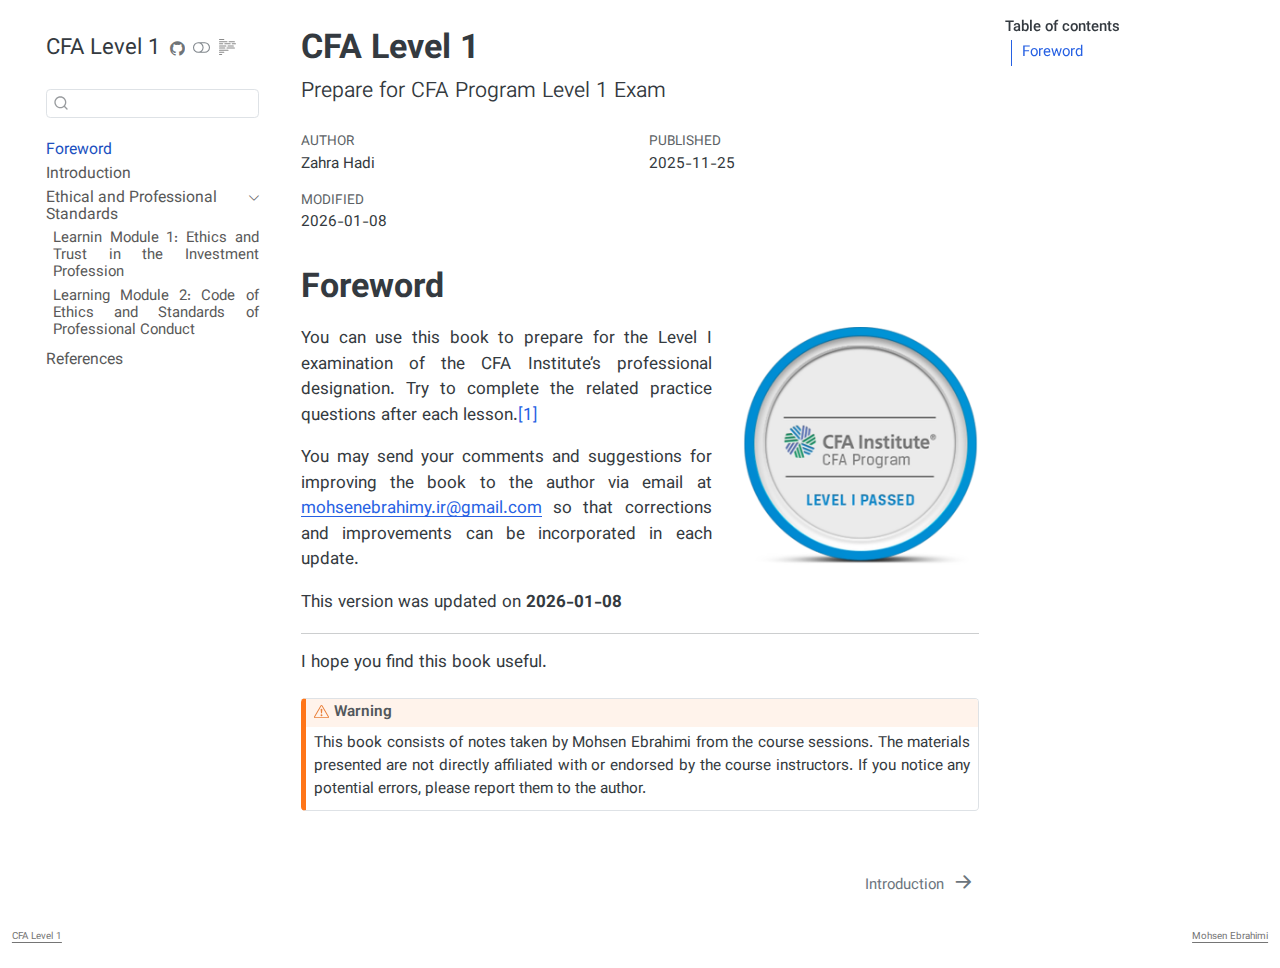
<file: docs/index.html>
<!DOCTYPE html>
<html xmlns="http://www.w3.org/1999/xhtml" lang="en" xml:lang="en" dir="ltr"><head>

<meta charset="utf-8">
<meta name="generator" content="quarto-1.8.26">

<meta name="viewport" content="width=device-width, initial-scale=1.0, user-scalable=yes">

<meta name="author" content="Zahra Hadi">
<meta name="dcterms.date" content="2025-11-25">

<title>CFA Level 1</title>
<style>
code{white-space: pre-wrap;}
span.smallcaps{font-variant: small-caps;}
div.columns{display: flex; gap: min(4vw, 1.5em);}
div.column{flex: auto; overflow-x: auto;}
div.hanging-indent{margin-left: 1.5em; text-indent: -1.5em;}
ul.task-list{list-style: none;}
ul.task-list li input[type="checkbox"] {
  width: 0.8em;
  margin: 0 0.8em 0.2em -1em; /* quarto-specific, see https://github.com/quarto-dev/quarto-cli/issues/4556 */ 
  vertical-align: middle;
}
/* CSS for citations */
div.csl-bib-body { }
div.csl-entry {
  clear: both;
  margin-bottom: 0em;
}
.hanging-indent div.csl-entry {
  margin-left:2em;
  text-indent:-2em;
}
div.csl-left-margin {
  min-width:2em;
  float:left;
}
div.csl-right-inline {
  margin-left:2em;
  padding-left:1em;
}
div.csl-indent {
  margin-left: 2em;
}</style>


<script src="site_libs/quarto-nav/quarto-nav.js"></script>
<script src="site_libs/quarto-nav/headroom.min.js"></script>
<script src="site_libs/clipboard/clipboard.min.js"></script>
<script src="site_libs/quarto-search/autocomplete.umd.js"></script>
<script src="site_libs/quarto-search/fuse.min.js"></script>
<script src="site_libs/quarto-search/quarto-search.js"></script>
<meta name="quarto:offset" content="./">
<link href="./intro.html" rel="next">
<link href=".//img/cover.png" rel="icon" type="image/png">
<script src="site_libs/quarto-html/quarto.js" type="module"></script>
<script src="site_libs/quarto-html/tabsets/tabsets.js" type="module"></script>
<script src="site_libs/quarto-html/axe/axe-check.js" type="module"></script>
<script src="site_libs/quarto-html/popper.min.js"></script>
<script src="site_libs/quarto-html/tippy.umd.min.js"></script>
<script src="site_libs/quarto-html/anchor.min.js"></script>
<link href="site_libs/quarto-html/tippy.css" rel="stylesheet">
<link href="site_libs/quarto-html/quarto-syntax-highlighting-587c61ba64f3a5504c4d52d930310e48.css" rel="stylesheet" class="quarto-color-scheme" id="quarto-text-highlighting-styles">
<link href="site_libs/quarto-html/quarto-syntax-highlighting-dark-b758ccaa5987ceb1b75504551e579abf.css" rel="stylesheet" class="quarto-color-scheme quarto-color-alternate" id="quarto-text-highlighting-styles">
<link href="site_libs/quarto-html/quarto-syntax-highlighting-587c61ba64f3a5504c4d52d930310e48.css" rel="stylesheet" class="quarto-color-scheme-extra" id="quarto-text-highlighting-styles">
<script src="site_libs/bootstrap/bootstrap.min.js"></script>
<link href="site_libs/bootstrap/bootstrap-icons.css" rel="stylesheet">
<link href="site_libs/bootstrap/bootstrap-733fe1eaae865d90baf58daa88b272c8.min.css" rel="stylesheet" append-hash="true" class="quarto-color-scheme" id="quarto-bootstrap" data-mode="light">
<link href="site_libs/bootstrap/bootstrap-dark-e22f6f1774086682b500d69e3c6b1549.min.css" rel="stylesheet" append-hash="true" class="quarto-color-scheme quarto-color-alternate" id="quarto-bootstrap" data-mode="dark">
<link href="site_libs/bootstrap/bootstrap-733fe1eaae865d90baf58daa88b272c8.min.css" rel="stylesheet" append-hash="true" class="quarto-color-scheme-extra" id="quarto-bootstrap" data-mode="light">
<script id="quarto-search-options" type="application/json">{
  "location": "sidebar",
  "copy-button": false,
  "collapse-after": 3,
  "panel-placement": "start",
  "type": "textbox",
  "limit": 50,
  "keyboard-shortcut": [
    "f",
    "/",
    "s"
  ],
  "show-item-context": false,
  "language": {
    "search-no-results-text": "No results",
    "search-matching-documents-text": "matching documents",
    "search-copy-link-title": "Copy link to search",
    "search-hide-matches-text": "Hide additional matches",
    "search-more-match-text": "more match in this document",
    "search-more-matches-text": "more matches in this document",
    "search-clear-button-title": "Clear",
    "search-text-placeholder": "",
    "search-detached-cancel-button-title": "Cancel",
    "search-submit-button-title": "Submit",
    "search-label": "Search"
  }
}</script>

<link rel="preconnect" href="https://fonts.googleapis.com">
<link rel="preconnect" href="https://fonts.gstatic.com" crossorigin="">





<link rel="stylesheet" href="https://fonts.googleapis.com/css2?family=Vazirmatn:wght@100;300&amp;display=swap">
<link rel="stylesheet" href="assets/css/custom.css">
<link rel="stylesheet" href="assets/css/style.css">
</head>

<body class="nav-sidebar floating quarto-light"><script id="quarto-html-before-body" type="application/javascript">
    const toggleBodyColorMode = (bsSheetEl) => {
      const mode = bsSheetEl.getAttribute("data-mode");
      const bodyEl = window.document.querySelector("body");
      if (mode === "dark") {
        bodyEl.classList.add("quarto-dark");
        bodyEl.classList.remove("quarto-light");
      } else {
        bodyEl.classList.add("quarto-light");
        bodyEl.classList.remove("quarto-dark");
      }
    }
    const toggleBodyColorPrimary = () => {
      const bsSheetEl = window.document.querySelector("link#quarto-bootstrap:not([rel=disabled-stylesheet])");
      if (bsSheetEl) {
        toggleBodyColorMode(bsSheetEl);
      }
    }
    const setColorSchemeToggle = (alternate) => {
      const toggles = window.document.querySelectorAll('.quarto-color-scheme-toggle');
      for (let i=0; i < toggles.length; i++) {
        const toggle = toggles[i];
        if (toggle) {
          if (alternate) {
            toggle.classList.add("alternate");
          } else {
            toggle.classList.remove("alternate");
          }
        }
      }
    };
    const toggleColorMode = (alternate) => {
      // Switch the stylesheets
      const primaryStylesheets = window.document.querySelectorAll('link.quarto-color-scheme:not(.quarto-color-alternate)');
      const alternateStylesheets = window.document.querySelectorAll('link.quarto-color-scheme.quarto-color-alternate');
      manageTransitions('#quarto-margin-sidebar .nav-link', false);
      if (alternate) {
        // note: dark is layered on light, we don't disable primary!
        enableStylesheet(alternateStylesheets);
        for (const sheetNode of alternateStylesheets) {
          if (sheetNode.id === "quarto-bootstrap") {
            toggleBodyColorMode(sheetNode);
          }
        }
      } else {
        disableStylesheet(alternateStylesheets);
        enableStylesheet(primaryStylesheets)
        toggleBodyColorPrimary();
      }
      manageTransitions('#quarto-margin-sidebar .nav-link', true);
      // Switch the toggles
      setColorSchemeToggle(alternate)
      // Hack to workaround the fact that safari doesn't
      // properly recolor the scrollbar when toggling (#1455)
      if (navigator.userAgent.indexOf('Safari') > 0 && navigator.userAgent.indexOf('Chrome') == -1) {
        manageTransitions("body", false);
        window.scrollTo(0, 1);
        setTimeout(() => {
          window.scrollTo(0, 0);
          manageTransitions("body", true);
        }, 40);
      }
    }
    const disableStylesheet = (stylesheets) => {
      for (let i=0; i < stylesheets.length; i++) {
        const stylesheet = stylesheets[i];
        stylesheet.rel = 'disabled-stylesheet';
      }
    }
    const enableStylesheet = (stylesheets) => {
      for (let i=0; i < stylesheets.length; i++) {
        const stylesheet = stylesheets[i];
        if(stylesheet.rel !== 'stylesheet') { // for Chrome, which will still FOUC without this check
          stylesheet.rel = 'stylesheet';
        }
      }
    }
    const manageTransitions = (selector, allowTransitions) => {
      const els = window.document.querySelectorAll(selector);
      for (let i=0; i < els.length; i++) {
        const el = els[i];
        if (allowTransitions) {
          el.classList.remove('notransition');
        } else {
          el.classList.add('notransition');
        }
      }
    }
    const isFileUrl = () => {
      return window.location.protocol === 'file:';
    }
    const hasAlternateSentinel = () => {
      let styleSentinel = getColorSchemeSentinel();
      if (styleSentinel !== null) {
        return styleSentinel === "alternate";
      } else {
        return false;
      }
    }
    const setStyleSentinel = (alternate) => {
      const value = alternate ? "alternate" : "default";
      if (!isFileUrl()) {
        window.localStorage.setItem("quarto-color-scheme", value);
      } else {
        localAlternateSentinel = value;
      }
    }
    const getColorSchemeSentinel = () => {
      if (!isFileUrl()) {
        const storageValue = window.localStorage.getItem("quarto-color-scheme");
        return storageValue != null ? storageValue : localAlternateSentinel;
      } else {
        return localAlternateSentinel;
      }
    }
    const toggleGiscusIfUsed = (isAlternate, darkModeDefault) => {
      const baseTheme = document.querySelector('#giscus-base-theme')?.value ?? 'light';
      const alternateTheme = document.querySelector('#giscus-alt-theme')?.value ?? 'dark';
      let newTheme = '';
      if(authorPrefersDark) {
        newTheme = isAlternate ? baseTheme : alternateTheme;
      } else {
        newTheme = isAlternate ? alternateTheme : baseTheme;
      }
      const changeGiscusTheme = () => {
        // From: https://github.com/giscus/giscus/issues/336
        const sendMessage = (message) => {
          const iframe = document.querySelector('iframe.giscus-frame');
          if (!iframe) return;
          iframe.contentWindow.postMessage({ giscus: message }, 'https://giscus.app');
        }
        sendMessage({
          setConfig: {
            theme: newTheme
          }
        });
      }
      const isGiscussLoaded = window.document.querySelector('iframe.giscus-frame') !== null;
      if (isGiscussLoaded) {
        changeGiscusTheme();
      }
    };
    const authorPrefersDark = false;
    const darkModeDefault = authorPrefersDark;
      document.querySelector('link#quarto-text-highlighting-styles.quarto-color-scheme-extra').rel = 'disabled-stylesheet';
      document.querySelector('link#quarto-bootstrap.quarto-color-scheme-extra').rel = 'disabled-stylesheet';
    let localAlternateSentinel = darkModeDefault ? 'alternate' : 'default';
    // Dark / light mode switch
    window.quartoToggleColorScheme = () => {
      // Read the current dark / light value
      let toAlternate = !hasAlternateSentinel();
      toggleColorMode(toAlternate);
      setStyleSentinel(toAlternate);
      toggleGiscusIfUsed(toAlternate, darkModeDefault);
      window.dispatchEvent(new Event('resize'));
    };
    // Switch to dark mode if need be
    if (hasAlternateSentinel()) {
      toggleColorMode(true);
    } else {
      toggleColorMode(false);
    }
  </script>

<div id="quarto-search-results"></div>
  <header id="quarto-header" class="headroom fixed-top">
  <nav class="quarto-secondary-nav">
    <div class="container-fluid d-flex">
      <button type="button" class="quarto-btn-toggle btn" data-bs-toggle="collapse" role="button" data-bs-target=".quarto-sidebar-collapse-item" aria-controls="quarto-sidebar" aria-expanded="false" aria-label="Toggle sidebar navigation" onclick="if (window.quartoToggleHeadroom) { window.quartoToggleHeadroom(); }">
        <i class="bi bi-layout-text-sidebar-reverse"></i>
      </button>
        <nav class="quarto-page-breadcrumbs" aria-label="breadcrumb"><ol class="breadcrumb"><li class="breadcrumb-item"><a href="./index.html">Foreword</a></li></ol></nav>
        <a class="flex-grow-1" role="navigation" data-bs-toggle="collapse" data-bs-target=".quarto-sidebar-collapse-item" aria-controls="quarto-sidebar" aria-expanded="false" aria-label="Toggle sidebar navigation" onclick="if (window.quartoToggleHeadroom) { window.quartoToggleHeadroom(); }">      
        </a>
      <button type="button" class="btn quarto-search-button" aria-label="Search" onclick="window.quartoOpenSearch();">
        <i class="bi bi-search"></i>
      </button>
    </div>
  </nav>
</header>
<!-- content -->
<div id="quarto-content" class="quarto-container page-columns page-rows-contents page-layout-article">
<!-- sidebar -->
  <nav id="quarto-sidebar" class="sidebar collapse collapse-horizontal quarto-sidebar-collapse-item sidebar-navigation floating overflow-auto">
    <div class="pt-lg-2 mt-2 text-left sidebar-header">
    <div class="sidebar-title mb-0 py-0">
      <a href="./">CFA Level 1</a> 
        <div class="sidebar-tools-main tools-wide">
    <a href="https://github.com/mohsenebrahimyir/cfa-level-1/" title="Source Code" class="quarto-navigation-tool px-1" aria-label="Source Code"><i class="bi bi-github"></i></a>
  <a href="" class="quarto-color-scheme-toggle quarto-navigation-tool  px-1" onclick="window.quartoToggleColorScheme(); return false;" title="Toggle dark mode"><i class="bi"></i></a>
  <a href="" class="quarto-reader-toggle quarto-navigation-tool px-1" onclick="window.quartoToggleReader(); return false;" title="Toggle reader mode">
  <div class="quarto-reader-toggle-btn">
  <i class="bi"></i>
  </div>
</a>
</div>
    </div>
      </div>
        <div class="mt-2 flex-shrink-0 align-items-center">
        <div class="sidebar-search">
        <div id="quarto-search" class="" title="Search"></div>
        </div>
        </div>
    <div class="sidebar-menu-container"> 
    <ul class="list-unstyled mt-1">
        <li class="sidebar-item">
  <div class="sidebar-item-container"> 
  <a href="./index.html" class="sidebar-item-text sidebar-link active">
 <span class="menu-text">Foreword</span></a>
  </div>
</li>
        <li class="sidebar-item">
  <div class="sidebar-item-container"> 
  <a href="./intro.html" class="sidebar-item-text sidebar-link">
 <span class="menu-text">Introduction</span></a>
  </div>
</li>
        <li class="sidebar-item sidebar-item-section">
      <div class="sidebar-item-container"> 
            <a class="sidebar-item-text sidebar-link text-start" data-bs-toggle="collapse" data-bs-target="#quarto-sidebar-section-1" role="navigation" aria-expanded="true">
 <span class="menu-text">Ethical and Professional Standards</span></a>
          <a class="sidebar-item-toggle text-start" data-bs-toggle="collapse" data-bs-target="#quarto-sidebar-section-1" role="navigation" aria-expanded="true" aria-label="Toggle section">
            <i class="bi bi-chevron-right ms-2"></i>
          </a> 
      </div>
      <ul id="quarto-sidebar-section-1" class="collapse list-unstyled sidebar-section depth1 show">  
          <li class="sidebar-item">
  <div class="sidebar-item-container"> 
  <a href="./ethics/01.html" class="sidebar-item-text sidebar-link"><span class="chapter-title">Learnin Module 1: Ethics and Trust in the Investment Profession</span></a>
  </div>
</li>
          <li class="sidebar-item">
  <div class="sidebar-item-container"> 
  <a href="./ethics/02.html" class="sidebar-item-text sidebar-link"><span class="chapter-title">Learning Module 2: Code of Ethics and Standards of Professional Conduct</span></a>
  </div>
</li>
      </ul>
  </li>
        <li class="sidebar-item">
  <div class="sidebar-item-container"> 
  <a href="./references.html" class="sidebar-item-text sidebar-link">
 <span class="menu-text">References</span></a>
  </div>
</li>
    </ul>
    </div>
</nav>
<div id="quarto-sidebar-glass" class="quarto-sidebar-collapse-item" data-bs-toggle="collapse" data-bs-target=".quarto-sidebar-collapse-item"></div>
<!-- margin-sidebar -->
    <div id="quarto-margin-sidebar" class="sidebar margin-sidebar">
        <nav id="TOC" role="doc-toc" class="toc-active">
    <h2 id="toc-title">Table of contents</h2>
   
  <ul>
  <li><a href="#foreword" id="toc-foreword" class="nav-link active" data-scroll-target="#foreword">Foreword</a></li>
  </ul>
</nav>
    </div>
<!-- main -->
<main class="content" id="quarto-document-content">


<header id="title-block-header" class="quarto-title-block default">
<div class="quarto-title">
<h1 class="title">CFA Level 1</h1>
<p class="subtitle lead">Prepare for CFA Program Level 1 Exam</p>
</div>



<div class="quarto-title-meta">

    <div>
    <div class="quarto-title-meta-heading">Author</div>
    <div class="quarto-title-meta-contents">
             <p>Zahra Hadi </p>
          </div>
  </div>
    
    <div>
    <div class="quarto-title-meta-heading">Published</div>
    <div class="quarto-title-meta-contents">
      <p class="date">2025-11-25</p>
    </div>
  </div>
  
    <div>
    <div class="quarto-title-meta-heading">Modified</div>
    <div class="quarto-title-meta-contents">
      <p class="date-modified">2026-01-08</p>
    </div>
  </div>
    
  </div>
  


</header>



<section id="foreword" class="level1 unnumbered">
<h1 class="unnumbered">Foreword</h1><p><img src="./img/cover.png" title="CFA Level 1" class="quarto-cover-image nolightbox img-fluid"></p>
<p>You can use this book to prepare for the Level I examination of the CFA Institute’s professional designation. Try to complete the related practice questions after each lesson.<span class="citation" data-cites="cfa2025level1"><a href="references.html#ref-cfa2025level1" role="doc-biblioref">[1]</a></span></p>
<p>You may send your comments and suggestions for improving the book to the author via email at <a href="mailto:mohsenebrahimy.ir@gmail.com">mohsenebrahimy.ir@gmail.com</a> so that corrections and improvements can be incorporated in each update.</p>
<p>This version was updated on <strong>2026-01-08</strong></p>
<hr>
<p>I hope you find this book useful.</p>
<div class="callout callout-style-default callout-warning callout-titled">
<div class="callout-header d-flex align-content-center">
<div class="callout-icon-container">
<i class="callout-icon"></i>
</div>
<div class="callout-title-container flex-fill">
Warning
</div>
</div>
<div class="callout-body-container callout-body">
<p>This book consists of notes taken by Mohsen Ebrahimi from the course sessions. The materials presented are not directly affiliated with or endorsed by the course instructors. If you notice any potential errors, please report them to the author.</p>
</div>
</div>


<div id="refs" class="references csl-bib-body" data-entry-spacing="0" role="list" style="display: none">
<div id="ref-cfa2025level1" class="csl-entry" role="listitem">
<div class="csl-left-margin">[1] </div><div class="csl-right-inline">C. Institute, <em>2025 CFA program curriculum level i</em>. Wiley, 2024.</div>
</div>
</div>
</section>

</main> <!-- /main -->
<script id="quarto-html-after-body" type="application/javascript">
  window.document.addEventListener("DOMContentLoaded", function (event) {
    // Ensure there is a toggle, if there isn't float one in the top right
    if (window.document.querySelector('.quarto-color-scheme-toggle') === null) {
      const a = window.document.createElement('a');
      a.classList.add('top-right');
      a.classList.add('quarto-color-scheme-toggle');
      a.href = "";
      a.onclick = function() { try { window.quartoToggleColorScheme(); } catch {} return false; };
      const i = window.document.createElement("i");
      i.classList.add('bi');
      a.appendChild(i);
      window.document.body.appendChild(a);
    }
    setColorSchemeToggle(hasAlternateSentinel())
    const icon = "";
    const anchorJS = new window.AnchorJS();
    anchorJS.options = {
      placement: 'right',
      icon: icon
    };
    anchorJS.add('.anchored');
    const isCodeAnnotation = (el) => {
      for (const clz of el.classList) {
        if (clz.startsWith('code-annotation-')) {                     
          return true;
        }
      }
      return false;
    }
    const onCopySuccess = function(e) {
      // button target
      const button = e.trigger;
      // don't keep focus
      button.blur();
      // flash "checked"
      button.classList.add('code-copy-button-checked');
      var currentTitle = button.getAttribute("title");
      button.setAttribute("title", "Copied!");
      let tooltip;
      if (window.bootstrap) {
        button.setAttribute("data-bs-toggle", "tooltip");
        button.setAttribute("data-bs-placement", "left");
        button.setAttribute("data-bs-title", "Copied!");
        tooltip = new bootstrap.Tooltip(button, 
          { trigger: "manual", 
            customClass: "code-copy-button-tooltip",
            offset: [0, -8]});
        tooltip.show();    
      }
      setTimeout(function() {
        if (tooltip) {
          tooltip.hide();
          button.removeAttribute("data-bs-title");
          button.removeAttribute("data-bs-toggle");
          button.removeAttribute("data-bs-placement");
        }
        button.setAttribute("title", currentTitle);
        button.classList.remove('code-copy-button-checked');
      }, 1000);
      // clear code selection
      e.clearSelection();
    }
    const getTextToCopy = function(trigger) {
      const outerScaffold = trigger.parentElement.cloneNode(true);
      const codeEl = outerScaffold.querySelector('code');
      for (const childEl of codeEl.children) {
        if (isCodeAnnotation(childEl)) {
          childEl.remove();
        }
      }
      return codeEl.innerText;
    }
    const clipboard = new window.ClipboardJS('.code-copy-button:not([data-in-quarto-modal])', {
      text: getTextToCopy
    });
    clipboard.on('success', onCopySuccess);
    if (window.document.getElementById('quarto-embedded-source-code-modal')) {
      const clipboardModal = new window.ClipboardJS('.code-copy-button[data-in-quarto-modal]', {
        text: getTextToCopy,
        container: window.document.getElementById('quarto-embedded-source-code-modal')
      });
      clipboardModal.on('success', onCopySuccess);
    }
      var localhostRegex = new RegExp(/^(?:http|https):\/\/localhost\:?[0-9]*\//);
      var mailtoRegex = new RegExp(/^mailto:/);
        var filterRegex = new RegExp("https:\/\/mohsenebrahimyir\.github\.io\/cfa-level-1\/");
      var isInternal = (href) => {
          return filterRegex.test(href) || localhostRegex.test(href) || mailtoRegex.test(href);
      }
      // Inspect non-navigation links and adorn them if external
     var links = window.document.querySelectorAll('a[href]:not(.nav-link):not(.navbar-brand):not(.toc-action):not(.sidebar-link):not(.sidebar-item-toggle):not(.pagination-link):not(.no-external):not([aria-hidden]):not(.dropdown-item):not(.quarto-navigation-tool):not(.about-link)');
      for (var i=0; i<links.length; i++) {
        const link = links[i];
        if (!isInternal(link.href)) {
          // undo the damage that might have been done by quarto-nav.js in the case of
          // links that we want to consider external
          if (link.dataset.originalHref !== undefined) {
            link.href = link.dataset.originalHref;
          }
        }
      }
    function tippyHover(el, contentFn, onTriggerFn, onUntriggerFn) {
      const config = {
        allowHTML: true,
        maxWidth: 500,
        delay: 100,
        arrow: false,
        appendTo: function(el) {
            return el.parentElement;
        },
        interactive: true,
        interactiveBorder: 10,
        theme: 'quarto',
        placement: 'bottom-start',
      };
      if (contentFn) {
        config.content = contentFn;
      }
      if (onTriggerFn) {
        config.onTrigger = onTriggerFn;
      }
      if (onUntriggerFn) {
        config.onUntrigger = onUntriggerFn;
      }
      window.tippy(el, config); 
    }
    const noterefs = window.document.querySelectorAll('a[role="doc-noteref"]');
    for (var i=0; i<noterefs.length; i++) {
      const ref = noterefs[i];
      tippyHover(ref, function() {
        // use id or data attribute instead here
        let href = ref.getAttribute('data-footnote-href') || ref.getAttribute('href');
        try { href = new URL(href).hash; } catch {}
        const id = href.replace(/^#\/?/, "");
        const note = window.document.getElementById(id);
        if (note) {
          return note.innerHTML;
        } else {
          return "";
        }
      });
    }
    const xrefs = window.document.querySelectorAll('a.quarto-xref');
    const processXRef = (id, note) => {
      // Strip column container classes
      const stripColumnClz = (el) => {
        el.classList.remove("page-full", "page-columns");
        if (el.children) {
          for (const child of el.children) {
            stripColumnClz(child);
          }
        }
      }
      stripColumnClz(note)
      if (id === null || id.startsWith('sec-')) {
        // Special case sections, only their first couple elements
        const container = document.createElement("div");
        if (note.children && note.children.length > 2) {
          container.appendChild(note.children[0].cloneNode(true));
          for (let i = 1; i < note.children.length; i++) {
            const child = note.children[i];
            if (child.tagName === "P" && child.innerText === "") {
              continue;
            } else {
              container.appendChild(child.cloneNode(true));
              break;
            }
          }
          if (window.Quarto?.typesetMath) {
            window.Quarto.typesetMath(container);
          }
          return container.innerHTML
        } else {
          if (window.Quarto?.typesetMath) {
            window.Quarto.typesetMath(note);
          }
          return note.innerHTML;
        }
      } else {
        // Remove any anchor links if they are present
        const anchorLink = note.querySelector('a.anchorjs-link');
        if (anchorLink) {
          anchorLink.remove();
        }
        if (window.Quarto?.typesetMath) {
          window.Quarto.typesetMath(note);
        }
        if (note.classList.contains("callout")) {
          return note.outerHTML;
        } else {
          return note.innerHTML;
        }
      }
    }
    for (var i=0; i<xrefs.length; i++) {
      const xref = xrefs[i];
      tippyHover(xref, undefined, function(instance) {
        instance.disable();
        let url = xref.getAttribute('href');
        let hash = undefined; 
        if (url.startsWith('#')) {
          hash = url;
        } else {
          try { hash = new URL(url).hash; } catch {}
        }
        if (hash) {
          const id = hash.replace(/^#\/?/, "");
          const note = window.document.getElementById(id);
          if (note !== null) {
            try {
              const html = processXRef(id, note.cloneNode(true));
              instance.setContent(html);
            } finally {
              instance.enable();
              instance.show();
            }
          } else {
            // See if we can fetch this
            fetch(url.split('#')[0])
            .then(res => res.text())
            .then(html => {
              const parser = new DOMParser();
              const htmlDoc = parser.parseFromString(html, "text/html");
              const note = htmlDoc.getElementById(id);
              if (note !== null) {
                const html = processXRef(id, note);
                instance.setContent(html);
              } 
            }).finally(() => {
              instance.enable();
              instance.show();
            });
          }
        } else {
          // See if we can fetch a full url (with no hash to target)
          // This is a special case and we should probably do some content thinning / targeting
          fetch(url)
          .then(res => res.text())
          .then(html => {
            const parser = new DOMParser();
            const htmlDoc = parser.parseFromString(html, "text/html");
            const note = htmlDoc.querySelector('main.content');
            if (note !== null) {
              // This should only happen for chapter cross references
              // (since there is no id in the URL)
              // remove the first header
              if (note.children.length > 0 && note.children[0].tagName === "HEADER") {
                note.children[0].remove();
              }
              const html = processXRef(null, note);
              instance.setContent(html);
            } 
          }).finally(() => {
            instance.enable();
            instance.show();
          });
        }
      }, function(instance) {
      });
    }
        let selectedAnnoteEl;
        const selectorForAnnotation = ( cell, annotation) => {
          let cellAttr = 'data-code-cell="' + cell + '"';
          let lineAttr = 'data-code-annotation="' +  annotation + '"';
          const selector = 'span[' + cellAttr + '][' + lineAttr + ']';
          return selector;
        }
        const selectCodeLines = (annoteEl) => {
          const doc = window.document;
          const targetCell = annoteEl.getAttribute("data-target-cell");
          const targetAnnotation = annoteEl.getAttribute("data-target-annotation");
          const annoteSpan = window.document.querySelector(selectorForAnnotation(targetCell, targetAnnotation));
          const lines = annoteSpan.getAttribute("data-code-lines").split(",");
          const lineIds = lines.map((line) => {
            return targetCell + "-" + line;
          })
          let top = null;
          let height = null;
          let parent = null;
          if (lineIds.length > 0) {
              //compute the position of the single el (top and bottom and make a div)
              const el = window.document.getElementById(lineIds[0]);
              top = el.offsetTop;
              height = el.offsetHeight;
              parent = el.parentElement.parentElement;
            if (lineIds.length > 1) {
              const lastEl = window.document.getElementById(lineIds[lineIds.length - 1]);
              const bottom = lastEl.offsetTop + lastEl.offsetHeight;
              height = bottom - top;
            }
            if (top !== null && height !== null && parent !== null) {
              // cook up a div (if necessary) and position it 
              let div = window.document.getElementById("code-annotation-line-highlight");
              if (div === null) {
                div = window.document.createElement("div");
                div.setAttribute("id", "code-annotation-line-highlight");
                div.style.position = 'absolute';
                parent.appendChild(div);
              }
              div.style.top = top - 2 + "px";
              div.style.height = height + 4 + "px";
              div.style.left = 0;
              let gutterDiv = window.document.getElementById("code-annotation-line-highlight-gutter");
              if (gutterDiv === null) {
                gutterDiv = window.document.createElement("div");
                gutterDiv.setAttribute("id", "code-annotation-line-highlight-gutter");
                gutterDiv.style.position = 'absolute';
                const codeCell = window.document.getElementById(targetCell);
                const gutter = codeCell.querySelector('.code-annotation-gutter');
                gutter.appendChild(gutterDiv);
              }
              gutterDiv.style.top = top - 2 + "px";
              gutterDiv.style.height = height + 4 + "px";
            }
            selectedAnnoteEl = annoteEl;
          }
        };
        const unselectCodeLines = () => {
          const elementsIds = ["code-annotation-line-highlight", "code-annotation-line-highlight-gutter"];
          elementsIds.forEach((elId) => {
            const div = window.document.getElementById(elId);
            if (div) {
              div.remove();
            }
          });
          selectedAnnoteEl = undefined;
        };
          // Handle positioning of the toggle
      window.addEventListener(
        "resize",
        throttle(() => {
          elRect = undefined;
          if (selectedAnnoteEl) {
            selectCodeLines(selectedAnnoteEl);
          }
        }, 10)
      );
      function throttle(fn, ms) {
      let throttle = false;
      let timer;
        return (...args) => {
          if(!throttle) { // first call gets through
              fn.apply(this, args);
              throttle = true;
          } else { // all the others get throttled
              if(timer) clearTimeout(timer); // cancel #2
              timer = setTimeout(() => {
                fn.apply(this, args);
                timer = throttle = false;
              }, ms);
          }
        };
      }
        // Attach click handler to the DT
        const annoteDls = window.document.querySelectorAll('dt[data-target-cell]');
        for (const annoteDlNode of annoteDls) {
          annoteDlNode.addEventListener('click', (event) => {
            const clickedEl = event.target;
            if (clickedEl !== selectedAnnoteEl) {
              unselectCodeLines();
              const activeEl = window.document.querySelector('dt[data-target-cell].code-annotation-active');
              if (activeEl) {
                activeEl.classList.remove('code-annotation-active');
              }
              selectCodeLines(clickedEl);
              clickedEl.classList.add('code-annotation-active');
            } else {
              // Unselect the line
              unselectCodeLines();
              clickedEl.classList.remove('code-annotation-active');
            }
          });
        }
    const findCites = (el) => {
      const parentEl = el.parentElement;
      if (parentEl) {
        const cites = parentEl.dataset.cites;
        if (cites) {
          return {
            el,
            cites: cites.split(' ')
          };
        } else {
          return findCites(el.parentElement)
        }
      } else {
        return undefined;
      }
    };
    var bibliorefs = window.document.querySelectorAll('a[role="doc-biblioref"]');
    for (var i=0; i<bibliorefs.length; i++) {
      const ref = bibliorefs[i];
      const citeInfo = findCites(ref);
      if (citeInfo) {
        tippyHover(citeInfo.el, function() {
          var popup = window.document.createElement('div');
          citeInfo.cites.forEach(function(cite) {
            var citeDiv = window.document.createElement('div');
            citeDiv.classList.add('hanging-indent');
            citeDiv.classList.add('csl-entry');
            var biblioDiv = window.document.getElementById('ref-' + cite);
            if (biblioDiv) {
              citeDiv.innerHTML = biblioDiv.innerHTML;
            }
            popup.appendChild(citeDiv);
          });
          return popup.innerHTML;
        });
      }
    }
  });
  </script>
<nav class="page-navigation">
  <div class="nav-page nav-page-previous">
  </div>
  <div class="nav-page nav-page-next">
      <a href="./intro.html" class="pagination-link" aria-label="Introduction">
        <span class="nav-page-text">Introduction</span> <i class="bi bi-arrow-right-short"></i>
      </a>
  </div>
</nav>
</div> <!-- /content -->
<footer class="footer">
  <div class="nav-footer">
    <div class="nav-footer-left">
<p><a href="./index.html">CFA Level 1</a></p>
</div>   
    <div class="nav-footer-center">
      &nbsp;
    </div>
    <div class="nav-footer-right">
<p><a href="https://mohsenebrahimy.ir/">Mohsen Ebrahimi</a></p>
</div>
  </div>
</footer>




</body></html>
</file>
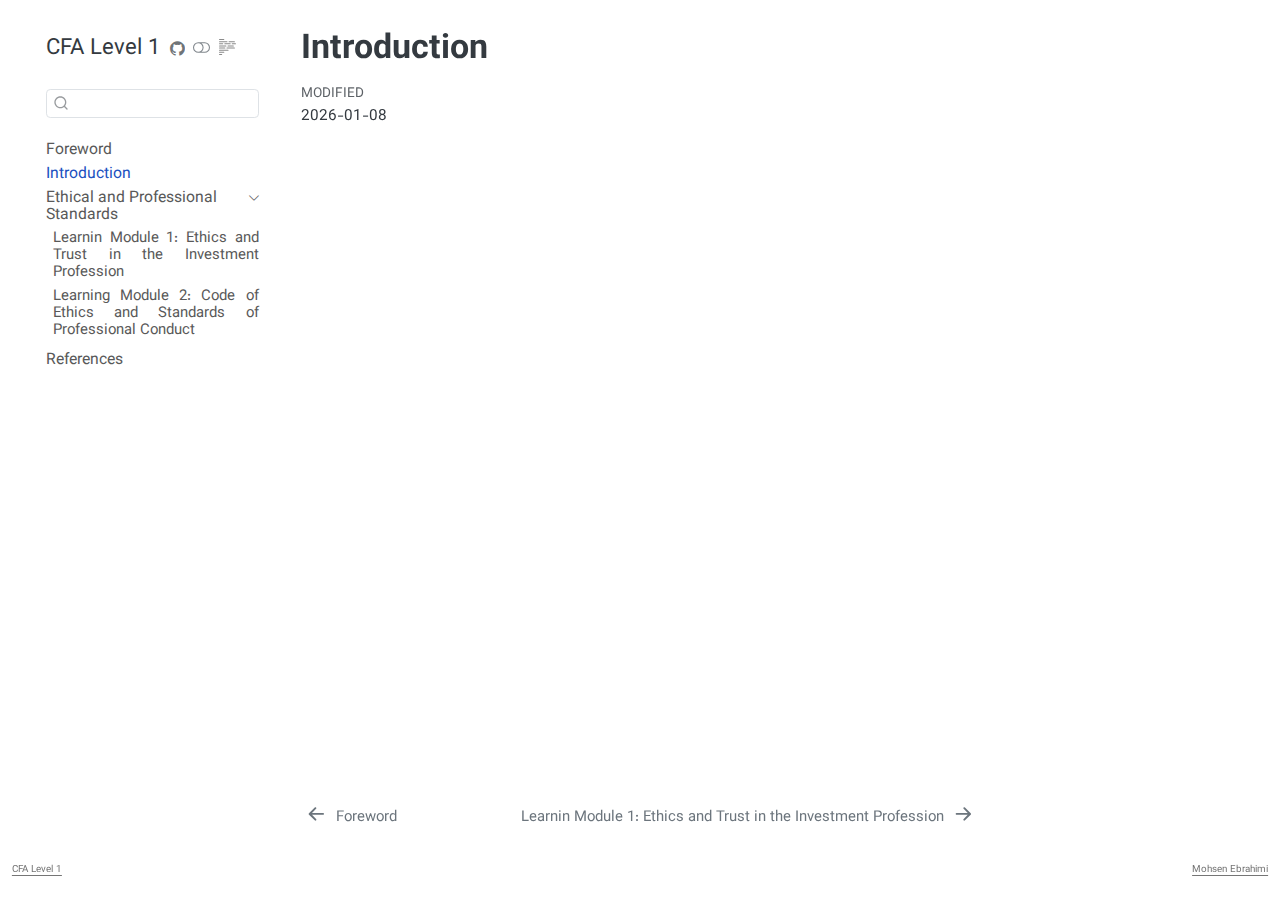
<file: docs/intro.html>
<!DOCTYPE html>
<html xmlns="http://www.w3.org/1999/xhtml" lang="en" xml:lang="en" dir="ltr"><head>

<meta charset="utf-8">
<meta name="generator" content="quarto-1.8.26">

<meta name="viewport" content="width=device-width, initial-scale=1.0, user-scalable=yes">


<title>Introduction – CFA Level 1</title>
<style>
code{white-space: pre-wrap;}
span.smallcaps{font-variant: small-caps;}
div.columns{display: flex; gap: min(4vw, 1.5em);}
div.column{flex: auto; overflow-x: auto;}
div.hanging-indent{margin-left: 1.5em; text-indent: -1.5em;}
ul.task-list{list-style: none;}
ul.task-list li input[type="checkbox"] {
  width: 0.8em;
  margin: 0 0.8em 0.2em -1em; /* quarto-specific, see https://github.com/quarto-dev/quarto-cli/issues/4556 */ 
  vertical-align: middle;
}
</style>


<script src="site_libs/quarto-nav/quarto-nav.js"></script>
<script src="site_libs/quarto-nav/headroom.min.js"></script>
<script src="site_libs/clipboard/clipboard.min.js"></script>
<script src="site_libs/quarto-search/autocomplete.umd.js"></script>
<script src="site_libs/quarto-search/fuse.min.js"></script>
<script src="site_libs/quarto-search/quarto-search.js"></script>
<meta name="quarto:offset" content="./">
<link href="./ethics/01.html" rel="next">
<link href="./index.html" rel="prev">
<link href=".//img/cover.png" rel="icon" type="image/png">
<script src="site_libs/quarto-html/quarto.js" type="module"></script>
<script src="site_libs/quarto-html/tabsets/tabsets.js" type="module"></script>
<script src="site_libs/quarto-html/axe/axe-check.js" type="module"></script>
<script src="site_libs/quarto-html/popper.min.js"></script>
<script src="site_libs/quarto-html/tippy.umd.min.js"></script>
<script src="site_libs/quarto-html/anchor.min.js"></script>
<link href="site_libs/quarto-html/tippy.css" rel="stylesheet">
<link href="site_libs/quarto-html/quarto-syntax-highlighting-587c61ba64f3a5504c4d52d930310e48.css" rel="stylesheet" class="quarto-color-scheme" id="quarto-text-highlighting-styles">
<link href="site_libs/quarto-html/quarto-syntax-highlighting-dark-b758ccaa5987ceb1b75504551e579abf.css" rel="stylesheet" class="quarto-color-scheme quarto-color-alternate" id="quarto-text-highlighting-styles">
<link href="site_libs/quarto-html/quarto-syntax-highlighting-587c61ba64f3a5504c4d52d930310e48.css" rel="stylesheet" class="quarto-color-scheme-extra" id="quarto-text-highlighting-styles">
<script src="site_libs/bootstrap/bootstrap.min.js"></script>
<link href="site_libs/bootstrap/bootstrap-icons.css" rel="stylesheet">
<link href="site_libs/bootstrap/bootstrap-733fe1eaae865d90baf58daa88b272c8.min.css" rel="stylesheet" append-hash="true" class="quarto-color-scheme" id="quarto-bootstrap" data-mode="light">
<link href="site_libs/bootstrap/bootstrap-dark-e22f6f1774086682b500d69e3c6b1549.min.css" rel="stylesheet" append-hash="true" class="quarto-color-scheme quarto-color-alternate" id="quarto-bootstrap" data-mode="dark">
<link href="site_libs/bootstrap/bootstrap-733fe1eaae865d90baf58daa88b272c8.min.css" rel="stylesheet" append-hash="true" class="quarto-color-scheme-extra" id="quarto-bootstrap" data-mode="light">
<script id="quarto-search-options" type="application/json">{
  "location": "sidebar",
  "copy-button": false,
  "collapse-after": 3,
  "panel-placement": "start",
  "type": "textbox",
  "limit": 50,
  "keyboard-shortcut": [
    "f",
    "/",
    "s"
  ],
  "show-item-context": false,
  "language": {
    "search-no-results-text": "No results",
    "search-matching-documents-text": "matching documents",
    "search-copy-link-title": "Copy link to search",
    "search-hide-matches-text": "Hide additional matches",
    "search-more-match-text": "more match in this document",
    "search-more-matches-text": "more matches in this document",
    "search-clear-button-title": "Clear",
    "search-text-placeholder": "",
    "search-detached-cancel-button-title": "Cancel",
    "search-submit-button-title": "Submit",
    "search-label": "Search"
  }
}</script>

<link rel="preconnect" href="https://fonts.googleapis.com">
<link rel="preconnect" href="https://fonts.gstatic.com" crossorigin="">





<link rel="stylesheet" href="https://fonts.googleapis.com/css2?family=Vazirmatn:wght@100;300&amp;display=swap">
<link rel="stylesheet" href="assets/css/custom.css">
<link rel="stylesheet" href="assets/css/style.css">
</head>

<body class="nav-sidebar floating quarto-light"><script id="quarto-html-before-body" type="application/javascript">
    const toggleBodyColorMode = (bsSheetEl) => {
      const mode = bsSheetEl.getAttribute("data-mode");
      const bodyEl = window.document.querySelector("body");
      if (mode === "dark") {
        bodyEl.classList.add("quarto-dark");
        bodyEl.classList.remove("quarto-light");
      } else {
        bodyEl.classList.add("quarto-light");
        bodyEl.classList.remove("quarto-dark");
      }
    }
    const toggleBodyColorPrimary = () => {
      const bsSheetEl = window.document.querySelector("link#quarto-bootstrap:not([rel=disabled-stylesheet])");
      if (bsSheetEl) {
        toggleBodyColorMode(bsSheetEl);
      }
    }
    const setColorSchemeToggle = (alternate) => {
      const toggles = window.document.querySelectorAll('.quarto-color-scheme-toggle');
      for (let i=0; i < toggles.length; i++) {
        const toggle = toggles[i];
        if (toggle) {
          if (alternate) {
            toggle.classList.add("alternate");
          } else {
            toggle.classList.remove("alternate");
          }
        }
      }
    };
    const toggleColorMode = (alternate) => {
      // Switch the stylesheets
      const primaryStylesheets = window.document.querySelectorAll('link.quarto-color-scheme:not(.quarto-color-alternate)');
      const alternateStylesheets = window.document.querySelectorAll('link.quarto-color-scheme.quarto-color-alternate');
      manageTransitions('#quarto-margin-sidebar .nav-link', false);
      if (alternate) {
        // note: dark is layered on light, we don't disable primary!
        enableStylesheet(alternateStylesheets);
        for (const sheetNode of alternateStylesheets) {
          if (sheetNode.id === "quarto-bootstrap") {
            toggleBodyColorMode(sheetNode);
          }
        }
      } else {
        disableStylesheet(alternateStylesheets);
        enableStylesheet(primaryStylesheets)
        toggleBodyColorPrimary();
      }
      manageTransitions('#quarto-margin-sidebar .nav-link', true);
      // Switch the toggles
      setColorSchemeToggle(alternate)
      // Hack to workaround the fact that safari doesn't
      // properly recolor the scrollbar when toggling (#1455)
      if (navigator.userAgent.indexOf('Safari') > 0 && navigator.userAgent.indexOf('Chrome') == -1) {
        manageTransitions("body", false);
        window.scrollTo(0, 1);
        setTimeout(() => {
          window.scrollTo(0, 0);
          manageTransitions("body", true);
        }, 40);
      }
    }
    const disableStylesheet = (stylesheets) => {
      for (let i=0; i < stylesheets.length; i++) {
        const stylesheet = stylesheets[i];
        stylesheet.rel = 'disabled-stylesheet';
      }
    }
    const enableStylesheet = (stylesheets) => {
      for (let i=0; i < stylesheets.length; i++) {
        const stylesheet = stylesheets[i];
        if(stylesheet.rel !== 'stylesheet') { // for Chrome, which will still FOUC without this check
          stylesheet.rel = 'stylesheet';
        }
      }
    }
    const manageTransitions = (selector, allowTransitions) => {
      const els = window.document.querySelectorAll(selector);
      for (let i=0; i < els.length; i++) {
        const el = els[i];
        if (allowTransitions) {
          el.classList.remove('notransition');
        } else {
          el.classList.add('notransition');
        }
      }
    }
    const isFileUrl = () => {
      return window.location.protocol === 'file:';
    }
    const hasAlternateSentinel = () => {
      let styleSentinel = getColorSchemeSentinel();
      if (styleSentinel !== null) {
        return styleSentinel === "alternate";
      } else {
        return false;
      }
    }
    const setStyleSentinel = (alternate) => {
      const value = alternate ? "alternate" : "default";
      if (!isFileUrl()) {
        window.localStorage.setItem("quarto-color-scheme", value);
      } else {
        localAlternateSentinel = value;
      }
    }
    const getColorSchemeSentinel = () => {
      if (!isFileUrl()) {
        const storageValue = window.localStorage.getItem("quarto-color-scheme");
        return storageValue != null ? storageValue : localAlternateSentinel;
      } else {
        return localAlternateSentinel;
      }
    }
    const toggleGiscusIfUsed = (isAlternate, darkModeDefault) => {
      const baseTheme = document.querySelector('#giscus-base-theme')?.value ?? 'light';
      const alternateTheme = document.querySelector('#giscus-alt-theme')?.value ?? 'dark';
      let newTheme = '';
      if(authorPrefersDark) {
        newTheme = isAlternate ? baseTheme : alternateTheme;
      } else {
        newTheme = isAlternate ? alternateTheme : baseTheme;
      }
      const changeGiscusTheme = () => {
        // From: https://github.com/giscus/giscus/issues/336
        const sendMessage = (message) => {
          const iframe = document.querySelector('iframe.giscus-frame');
          if (!iframe) return;
          iframe.contentWindow.postMessage({ giscus: message }, 'https://giscus.app');
        }
        sendMessage({
          setConfig: {
            theme: newTheme
          }
        });
      }
      const isGiscussLoaded = window.document.querySelector('iframe.giscus-frame') !== null;
      if (isGiscussLoaded) {
        changeGiscusTheme();
      }
    };
    const authorPrefersDark = false;
    const darkModeDefault = authorPrefersDark;
      document.querySelector('link#quarto-text-highlighting-styles.quarto-color-scheme-extra').rel = 'disabled-stylesheet';
      document.querySelector('link#quarto-bootstrap.quarto-color-scheme-extra').rel = 'disabled-stylesheet';
    let localAlternateSentinel = darkModeDefault ? 'alternate' : 'default';
    // Dark / light mode switch
    window.quartoToggleColorScheme = () => {
      // Read the current dark / light value
      let toAlternate = !hasAlternateSentinel();
      toggleColorMode(toAlternate);
      setStyleSentinel(toAlternate);
      toggleGiscusIfUsed(toAlternate, darkModeDefault);
      window.dispatchEvent(new Event('resize'));
    };
    // Switch to dark mode if need be
    if (hasAlternateSentinel()) {
      toggleColorMode(true);
    } else {
      toggleColorMode(false);
    }
  </script>

<div id="quarto-search-results"></div>
  <header id="quarto-header" class="headroom fixed-top">
  <nav class="quarto-secondary-nav">
    <div class="container-fluid d-flex">
      <button type="button" class="quarto-btn-toggle btn" data-bs-toggle="collapse" role="button" data-bs-target=".quarto-sidebar-collapse-item" aria-controls="quarto-sidebar" aria-expanded="false" aria-label="Toggle sidebar navigation" onclick="if (window.quartoToggleHeadroom) { window.quartoToggleHeadroom(); }">
        <i class="bi bi-layout-text-sidebar-reverse"></i>
      </button>
        <nav class="quarto-page-breadcrumbs" aria-label="breadcrumb"><ol class="breadcrumb"><li class="breadcrumb-item"><a href="./intro.html">Introduction</a></li></ol></nav>
        <a class="flex-grow-1" role="navigation" data-bs-toggle="collapse" data-bs-target=".quarto-sidebar-collapse-item" aria-controls="quarto-sidebar" aria-expanded="false" aria-label="Toggle sidebar navigation" onclick="if (window.quartoToggleHeadroom) { window.quartoToggleHeadroom(); }">      
        </a>
      <button type="button" class="btn quarto-search-button" aria-label="Search" onclick="window.quartoOpenSearch();">
        <i class="bi bi-search"></i>
      </button>
    </div>
  </nav>
</header>
<!-- content -->
<div id="quarto-content" class="quarto-container page-columns page-rows-contents page-layout-article">
<!-- sidebar -->
  <nav id="quarto-sidebar" class="sidebar collapse collapse-horizontal quarto-sidebar-collapse-item sidebar-navigation floating overflow-auto">
    <div class="pt-lg-2 mt-2 text-left sidebar-header">
    <div class="sidebar-title mb-0 py-0">
      <a href="./">CFA Level 1</a> 
        <div class="sidebar-tools-main tools-wide">
    <a href="https://github.com/mohsenebrahimyir/cfa-level-1/" title="Source Code" class="quarto-navigation-tool px-1" aria-label="Source Code"><i class="bi bi-github"></i></a>
  <a href="" class="quarto-color-scheme-toggle quarto-navigation-tool  px-1" onclick="window.quartoToggleColorScheme(); return false;" title="Toggle dark mode"><i class="bi"></i></a>
  <a href="" class="quarto-reader-toggle quarto-navigation-tool px-1" onclick="window.quartoToggleReader(); return false;" title="Toggle reader mode">
  <div class="quarto-reader-toggle-btn">
  <i class="bi"></i>
  </div>
</a>
</div>
    </div>
      </div>
        <div class="mt-2 flex-shrink-0 align-items-center">
        <div class="sidebar-search">
        <div id="quarto-search" class="" title="Search"></div>
        </div>
        </div>
    <div class="sidebar-menu-container"> 
    <ul class="list-unstyled mt-1">
        <li class="sidebar-item">
  <div class="sidebar-item-container"> 
  <a href="./index.html" class="sidebar-item-text sidebar-link">
 <span class="menu-text">Foreword</span></a>
  </div>
</li>
        <li class="sidebar-item">
  <div class="sidebar-item-container"> 
  <a href="./intro.html" class="sidebar-item-text sidebar-link active">
 <span class="menu-text">Introduction</span></a>
  </div>
</li>
        <li class="sidebar-item sidebar-item-section">
      <div class="sidebar-item-container"> 
            <a class="sidebar-item-text sidebar-link text-start" data-bs-toggle="collapse" data-bs-target="#quarto-sidebar-section-1" role="navigation" aria-expanded="true">
 <span class="menu-text">Ethical and Professional Standards</span></a>
          <a class="sidebar-item-toggle text-start" data-bs-toggle="collapse" data-bs-target="#quarto-sidebar-section-1" role="navigation" aria-expanded="true" aria-label="Toggle section">
            <i class="bi bi-chevron-right ms-2"></i>
          </a> 
      </div>
      <ul id="quarto-sidebar-section-1" class="collapse list-unstyled sidebar-section depth1 show">  
          <li class="sidebar-item">
  <div class="sidebar-item-container"> 
  <a href="./ethics/01.html" class="sidebar-item-text sidebar-link"><span class="chapter-title">Learnin Module 1: Ethics and Trust in the Investment Profession</span></a>
  </div>
</li>
          <li class="sidebar-item">
  <div class="sidebar-item-container"> 
  <a href="./ethics/02.html" class="sidebar-item-text sidebar-link"><span class="chapter-title">Learning Module 2: Code of Ethics and Standards of Professional Conduct</span></a>
  </div>
</li>
      </ul>
  </li>
        <li class="sidebar-item">
  <div class="sidebar-item-container"> 
  <a href="./references.html" class="sidebar-item-text sidebar-link">
 <span class="menu-text">References</span></a>
  </div>
</li>
    </ul>
    </div>
</nav>
<div id="quarto-sidebar-glass" class="quarto-sidebar-collapse-item" data-bs-toggle="collapse" data-bs-target=".quarto-sidebar-collapse-item"></div>
<!-- margin-sidebar -->
    <div id="quarto-margin-sidebar" class="sidebar margin-sidebar zindex-bottom">
        
    </div>
<!-- main -->
<main class="content" id="quarto-document-content">


<header id="title-block-header" class="quarto-title-block default">
<div class="quarto-title">
<h1 class="title">Introduction</h1>
</div>



<div class="quarto-title-meta">

    
  
    <div>
    <div class="quarto-title-meta-heading">Modified</div>
    <div class="quarto-title-meta-contents">
      <p class="date-modified">2026-01-08</p>
    </div>
  </div>
    
  </div>
  


</header>





</main> <!-- /main -->
<script id="quarto-html-after-body" type="application/javascript">
  window.document.addEventListener("DOMContentLoaded", function (event) {
    // Ensure there is a toggle, if there isn't float one in the top right
    if (window.document.querySelector('.quarto-color-scheme-toggle') === null) {
      const a = window.document.createElement('a');
      a.classList.add('top-right');
      a.classList.add('quarto-color-scheme-toggle');
      a.href = "";
      a.onclick = function() { try { window.quartoToggleColorScheme(); } catch {} return false; };
      const i = window.document.createElement("i");
      i.classList.add('bi');
      a.appendChild(i);
      window.document.body.appendChild(a);
    }
    setColorSchemeToggle(hasAlternateSentinel())
    const icon = "";
    const anchorJS = new window.AnchorJS();
    anchorJS.options = {
      placement: 'right',
      icon: icon
    };
    anchorJS.add('.anchored');
    const isCodeAnnotation = (el) => {
      for (const clz of el.classList) {
        if (clz.startsWith('code-annotation-')) {                     
          return true;
        }
      }
      return false;
    }
    const onCopySuccess = function(e) {
      // button target
      const button = e.trigger;
      // don't keep focus
      button.blur();
      // flash "checked"
      button.classList.add('code-copy-button-checked');
      var currentTitle = button.getAttribute("title");
      button.setAttribute("title", "Copied!");
      let tooltip;
      if (window.bootstrap) {
        button.setAttribute("data-bs-toggle", "tooltip");
        button.setAttribute("data-bs-placement", "left");
        button.setAttribute("data-bs-title", "Copied!");
        tooltip = new bootstrap.Tooltip(button, 
          { trigger: "manual", 
            customClass: "code-copy-button-tooltip",
            offset: [0, -8]});
        tooltip.show();    
      }
      setTimeout(function() {
        if (tooltip) {
          tooltip.hide();
          button.removeAttribute("data-bs-title");
          button.removeAttribute("data-bs-toggle");
          button.removeAttribute("data-bs-placement");
        }
        button.setAttribute("title", currentTitle);
        button.classList.remove('code-copy-button-checked');
      }, 1000);
      // clear code selection
      e.clearSelection();
    }
    const getTextToCopy = function(trigger) {
      const outerScaffold = trigger.parentElement.cloneNode(true);
      const codeEl = outerScaffold.querySelector('code');
      for (const childEl of codeEl.children) {
        if (isCodeAnnotation(childEl)) {
          childEl.remove();
        }
      }
      return codeEl.innerText;
    }
    const clipboard = new window.ClipboardJS('.code-copy-button:not([data-in-quarto-modal])', {
      text: getTextToCopy
    });
    clipboard.on('success', onCopySuccess);
    if (window.document.getElementById('quarto-embedded-source-code-modal')) {
      const clipboardModal = new window.ClipboardJS('.code-copy-button[data-in-quarto-modal]', {
        text: getTextToCopy,
        container: window.document.getElementById('quarto-embedded-source-code-modal')
      });
      clipboardModal.on('success', onCopySuccess);
    }
      var localhostRegex = new RegExp(/^(?:http|https):\/\/localhost\:?[0-9]*\//);
      var mailtoRegex = new RegExp(/^mailto:/);
        var filterRegex = new RegExp("https:\/\/mohsenebrahimyir\.github\.io\/cfa-level-1\/");
      var isInternal = (href) => {
          return filterRegex.test(href) || localhostRegex.test(href) || mailtoRegex.test(href);
      }
      // Inspect non-navigation links and adorn them if external
     var links = window.document.querySelectorAll('a[href]:not(.nav-link):not(.navbar-brand):not(.toc-action):not(.sidebar-link):not(.sidebar-item-toggle):not(.pagination-link):not(.no-external):not([aria-hidden]):not(.dropdown-item):not(.quarto-navigation-tool):not(.about-link)');
      for (var i=0; i<links.length; i++) {
        const link = links[i];
        if (!isInternal(link.href)) {
          // undo the damage that might have been done by quarto-nav.js in the case of
          // links that we want to consider external
          if (link.dataset.originalHref !== undefined) {
            link.href = link.dataset.originalHref;
          }
        }
      }
    function tippyHover(el, contentFn, onTriggerFn, onUntriggerFn) {
      const config = {
        allowHTML: true,
        maxWidth: 500,
        delay: 100,
        arrow: false,
        appendTo: function(el) {
            return el.parentElement;
        },
        interactive: true,
        interactiveBorder: 10,
        theme: 'quarto',
        placement: 'bottom-start',
      };
      if (contentFn) {
        config.content = contentFn;
      }
      if (onTriggerFn) {
        config.onTrigger = onTriggerFn;
      }
      if (onUntriggerFn) {
        config.onUntrigger = onUntriggerFn;
      }
      window.tippy(el, config); 
    }
    const noterefs = window.document.querySelectorAll('a[role="doc-noteref"]');
    for (var i=0; i<noterefs.length; i++) {
      const ref = noterefs[i];
      tippyHover(ref, function() {
        // use id or data attribute instead here
        let href = ref.getAttribute('data-footnote-href') || ref.getAttribute('href');
        try { href = new URL(href).hash; } catch {}
        const id = href.replace(/^#\/?/, "");
        const note = window.document.getElementById(id);
        if (note) {
          return note.innerHTML;
        } else {
          return "";
        }
      });
    }
    const xrefs = window.document.querySelectorAll('a.quarto-xref');
    const processXRef = (id, note) => {
      // Strip column container classes
      const stripColumnClz = (el) => {
        el.classList.remove("page-full", "page-columns");
        if (el.children) {
          for (const child of el.children) {
            stripColumnClz(child);
          }
        }
      }
      stripColumnClz(note)
      if (id === null || id.startsWith('sec-')) {
        // Special case sections, only their first couple elements
        const container = document.createElement("div");
        if (note.children && note.children.length > 2) {
          container.appendChild(note.children[0].cloneNode(true));
          for (let i = 1; i < note.children.length; i++) {
            const child = note.children[i];
            if (child.tagName === "P" && child.innerText === "") {
              continue;
            } else {
              container.appendChild(child.cloneNode(true));
              break;
            }
          }
          if (window.Quarto?.typesetMath) {
            window.Quarto.typesetMath(container);
          }
          return container.innerHTML
        } else {
          if (window.Quarto?.typesetMath) {
            window.Quarto.typesetMath(note);
          }
          return note.innerHTML;
        }
      } else {
        // Remove any anchor links if they are present
        const anchorLink = note.querySelector('a.anchorjs-link');
        if (anchorLink) {
          anchorLink.remove();
        }
        if (window.Quarto?.typesetMath) {
          window.Quarto.typesetMath(note);
        }
        if (note.classList.contains("callout")) {
          return note.outerHTML;
        } else {
          return note.innerHTML;
        }
      }
    }
    for (var i=0; i<xrefs.length; i++) {
      const xref = xrefs[i];
      tippyHover(xref, undefined, function(instance) {
        instance.disable();
        let url = xref.getAttribute('href');
        let hash = undefined; 
        if (url.startsWith('#')) {
          hash = url;
        } else {
          try { hash = new URL(url).hash; } catch {}
        }
        if (hash) {
          const id = hash.replace(/^#\/?/, "");
          const note = window.document.getElementById(id);
          if (note !== null) {
            try {
              const html = processXRef(id, note.cloneNode(true));
              instance.setContent(html);
            } finally {
              instance.enable();
              instance.show();
            }
          } else {
            // See if we can fetch this
            fetch(url.split('#')[0])
            .then(res => res.text())
            .then(html => {
              const parser = new DOMParser();
              const htmlDoc = parser.parseFromString(html, "text/html");
              const note = htmlDoc.getElementById(id);
              if (note !== null) {
                const html = processXRef(id, note);
                instance.setContent(html);
              } 
            }).finally(() => {
              instance.enable();
              instance.show();
            });
          }
        } else {
          // See if we can fetch a full url (with no hash to target)
          // This is a special case and we should probably do some content thinning / targeting
          fetch(url)
          .then(res => res.text())
          .then(html => {
            const parser = new DOMParser();
            const htmlDoc = parser.parseFromString(html, "text/html");
            const note = htmlDoc.querySelector('main.content');
            if (note !== null) {
              // This should only happen for chapter cross references
              // (since there is no id in the URL)
              // remove the first header
              if (note.children.length > 0 && note.children[0].tagName === "HEADER") {
                note.children[0].remove();
              }
              const html = processXRef(null, note);
              instance.setContent(html);
            } 
          }).finally(() => {
            instance.enable();
            instance.show();
          });
        }
      }, function(instance) {
      });
    }
        let selectedAnnoteEl;
        const selectorForAnnotation = ( cell, annotation) => {
          let cellAttr = 'data-code-cell="' + cell + '"';
          let lineAttr = 'data-code-annotation="' +  annotation + '"';
          const selector = 'span[' + cellAttr + '][' + lineAttr + ']';
          return selector;
        }
        const selectCodeLines = (annoteEl) => {
          const doc = window.document;
          const targetCell = annoteEl.getAttribute("data-target-cell");
          const targetAnnotation = annoteEl.getAttribute("data-target-annotation");
          const annoteSpan = window.document.querySelector(selectorForAnnotation(targetCell, targetAnnotation));
          const lines = annoteSpan.getAttribute("data-code-lines").split(",");
          const lineIds = lines.map((line) => {
            return targetCell + "-" + line;
          })
          let top = null;
          let height = null;
          let parent = null;
          if (lineIds.length > 0) {
              //compute the position of the single el (top and bottom and make a div)
              const el = window.document.getElementById(lineIds[0]);
              top = el.offsetTop;
              height = el.offsetHeight;
              parent = el.parentElement.parentElement;
            if (lineIds.length > 1) {
              const lastEl = window.document.getElementById(lineIds[lineIds.length - 1]);
              const bottom = lastEl.offsetTop + lastEl.offsetHeight;
              height = bottom - top;
            }
            if (top !== null && height !== null && parent !== null) {
              // cook up a div (if necessary) and position it 
              let div = window.document.getElementById("code-annotation-line-highlight");
              if (div === null) {
                div = window.document.createElement("div");
                div.setAttribute("id", "code-annotation-line-highlight");
                div.style.position = 'absolute';
                parent.appendChild(div);
              }
              div.style.top = top - 2 + "px";
              div.style.height = height + 4 + "px";
              div.style.left = 0;
              let gutterDiv = window.document.getElementById("code-annotation-line-highlight-gutter");
              if (gutterDiv === null) {
                gutterDiv = window.document.createElement("div");
                gutterDiv.setAttribute("id", "code-annotation-line-highlight-gutter");
                gutterDiv.style.position = 'absolute';
                const codeCell = window.document.getElementById(targetCell);
                const gutter = codeCell.querySelector('.code-annotation-gutter');
                gutter.appendChild(gutterDiv);
              }
              gutterDiv.style.top = top - 2 + "px";
              gutterDiv.style.height = height + 4 + "px";
            }
            selectedAnnoteEl = annoteEl;
          }
        };
        const unselectCodeLines = () => {
          const elementsIds = ["code-annotation-line-highlight", "code-annotation-line-highlight-gutter"];
          elementsIds.forEach((elId) => {
            const div = window.document.getElementById(elId);
            if (div) {
              div.remove();
            }
          });
          selectedAnnoteEl = undefined;
        };
          // Handle positioning of the toggle
      window.addEventListener(
        "resize",
        throttle(() => {
          elRect = undefined;
          if (selectedAnnoteEl) {
            selectCodeLines(selectedAnnoteEl);
          }
        }, 10)
      );
      function throttle(fn, ms) {
      let throttle = false;
      let timer;
        return (...args) => {
          if(!throttle) { // first call gets through
              fn.apply(this, args);
              throttle = true;
          } else { // all the others get throttled
              if(timer) clearTimeout(timer); // cancel #2
              timer = setTimeout(() => {
                fn.apply(this, args);
                timer = throttle = false;
              }, ms);
          }
        };
      }
        // Attach click handler to the DT
        const annoteDls = window.document.querySelectorAll('dt[data-target-cell]');
        for (const annoteDlNode of annoteDls) {
          annoteDlNode.addEventListener('click', (event) => {
            const clickedEl = event.target;
            if (clickedEl !== selectedAnnoteEl) {
              unselectCodeLines();
              const activeEl = window.document.querySelector('dt[data-target-cell].code-annotation-active');
              if (activeEl) {
                activeEl.classList.remove('code-annotation-active');
              }
              selectCodeLines(clickedEl);
              clickedEl.classList.add('code-annotation-active');
            } else {
              // Unselect the line
              unselectCodeLines();
              clickedEl.classList.remove('code-annotation-active');
            }
          });
        }
    const findCites = (el) => {
      const parentEl = el.parentElement;
      if (parentEl) {
        const cites = parentEl.dataset.cites;
        if (cites) {
          return {
            el,
            cites: cites.split(' ')
          };
        } else {
          return findCites(el.parentElement)
        }
      } else {
        return undefined;
      }
    };
    var bibliorefs = window.document.querySelectorAll('a[role="doc-biblioref"]');
    for (var i=0; i<bibliorefs.length; i++) {
      const ref = bibliorefs[i];
      const citeInfo = findCites(ref);
      if (citeInfo) {
        tippyHover(citeInfo.el, function() {
          var popup = window.document.createElement('div');
          citeInfo.cites.forEach(function(cite) {
            var citeDiv = window.document.createElement('div');
            citeDiv.classList.add('hanging-indent');
            citeDiv.classList.add('csl-entry');
            var biblioDiv = window.document.getElementById('ref-' + cite);
            if (biblioDiv) {
              citeDiv.innerHTML = biblioDiv.innerHTML;
            }
            popup.appendChild(citeDiv);
          });
          return popup.innerHTML;
        });
      }
    }
  });
  </script>
<nav class="page-navigation">
  <div class="nav-page nav-page-previous">
      <a href="./index.html" class="pagination-link" aria-label="Foreword">
        <i class="bi bi-arrow-left-short"></i> <span class="nav-page-text">Foreword</span>
      </a>          
  </div>
  <div class="nav-page nav-page-next">
      <a href="./ethics/01.html" class="pagination-link" aria-label="Learnin Module 1: Ethics and Trust in the Investment Profession">
        <span class="nav-page-text"><span class="chapter-title">Learnin Module 1: Ethics and Trust in the Investment Profession</span></span> <i class="bi bi-arrow-right-short"></i>
      </a>
  </div>
</nav>
</div> <!-- /content -->
<footer class="footer">
  <div class="nav-footer">
    <div class="nav-footer-left">
<p><a href="./index.html">CFA Level 1</a></p>
</div>   
    <div class="nav-footer-center">
      &nbsp;
    </div>
    <div class="nav-footer-right">
<p><a href="https://mohsenebrahimy.ir/">Mohsen Ebrahimi</a></p>
</div>
  </div>
</footer>




</body></html>
</file>
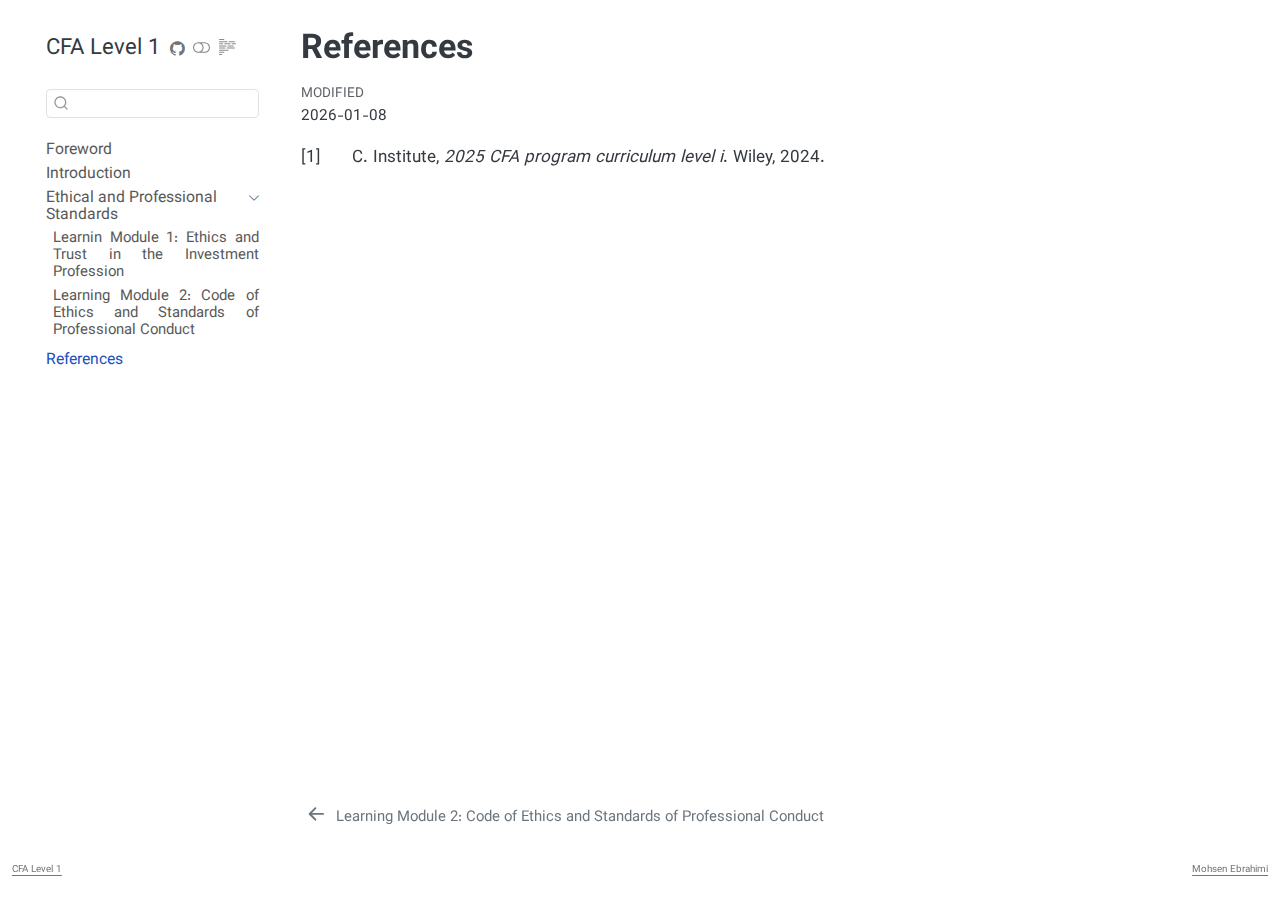
<file: docs/references.html>
<!DOCTYPE html>
<html xmlns="http://www.w3.org/1999/xhtml" lang="en" xml:lang="en" dir="ltr"><head>

<meta charset="utf-8">
<meta name="generator" content="quarto-1.8.26">

<meta name="viewport" content="width=device-width, initial-scale=1.0, user-scalable=yes">


<title>References – CFA Level 1</title>
<style>
code{white-space: pre-wrap;}
span.smallcaps{font-variant: small-caps;}
div.columns{display: flex; gap: min(4vw, 1.5em);}
div.column{flex: auto; overflow-x: auto;}
div.hanging-indent{margin-left: 1.5em; text-indent: -1.5em;}
ul.task-list{list-style: none;}
ul.task-list li input[type="checkbox"] {
  width: 0.8em;
  margin: 0 0.8em 0.2em -1em; /* quarto-specific, see https://github.com/quarto-dev/quarto-cli/issues/4556 */ 
  vertical-align: middle;
}
/* CSS for citations */
div.csl-bib-body { }
div.csl-entry {
  clear: both;
}
.hanging-indent div.csl-entry {
  margin-left:2em;
  text-indent:-2em;
}
div.csl-left-margin {
  min-width:2em;
  float:left;
}
div.csl-right-inline {
  margin-left:2em;
  padding-left:1em;
}
div.csl-indent {
  margin-left: 2em;
}</style>


<script src="site_libs/quarto-nav/quarto-nav.js"></script>
<script src="site_libs/quarto-nav/headroom.min.js"></script>
<script src="site_libs/clipboard/clipboard.min.js"></script>
<script src="site_libs/quarto-search/autocomplete.umd.js"></script>
<script src="site_libs/quarto-search/fuse.min.js"></script>
<script src="site_libs/quarto-search/quarto-search.js"></script>
<meta name="quarto:offset" content="./">
<link href="./ethics/02.html" rel="prev">
<link href=".//img/cover.png" rel="icon" type="image/png">
<script src="site_libs/quarto-html/quarto.js" type="module"></script>
<script src="site_libs/quarto-html/tabsets/tabsets.js" type="module"></script>
<script src="site_libs/quarto-html/axe/axe-check.js" type="module"></script>
<script src="site_libs/quarto-html/popper.min.js"></script>
<script src="site_libs/quarto-html/tippy.umd.min.js"></script>
<script src="site_libs/quarto-html/anchor.min.js"></script>
<link href="site_libs/quarto-html/tippy.css" rel="stylesheet">
<link href="site_libs/quarto-html/quarto-syntax-highlighting-587c61ba64f3a5504c4d52d930310e48.css" rel="stylesheet" class="quarto-color-scheme" id="quarto-text-highlighting-styles">
<link href="site_libs/quarto-html/quarto-syntax-highlighting-dark-b758ccaa5987ceb1b75504551e579abf.css" rel="stylesheet" class="quarto-color-scheme quarto-color-alternate" id="quarto-text-highlighting-styles">
<link href="site_libs/quarto-html/quarto-syntax-highlighting-587c61ba64f3a5504c4d52d930310e48.css" rel="stylesheet" class="quarto-color-scheme-extra" id="quarto-text-highlighting-styles">
<script src="site_libs/bootstrap/bootstrap.min.js"></script>
<link href="site_libs/bootstrap/bootstrap-icons.css" rel="stylesheet">
<link href="site_libs/bootstrap/bootstrap-733fe1eaae865d90baf58daa88b272c8.min.css" rel="stylesheet" append-hash="true" class="quarto-color-scheme" id="quarto-bootstrap" data-mode="light">
<link href="site_libs/bootstrap/bootstrap-dark-e22f6f1774086682b500d69e3c6b1549.min.css" rel="stylesheet" append-hash="true" class="quarto-color-scheme quarto-color-alternate" id="quarto-bootstrap" data-mode="dark">
<link href="site_libs/bootstrap/bootstrap-733fe1eaae865d90baf58daa88b272c8.min.css" rel="stylesheet" append-hash="true" class="quarto-color-scheme-extra" id="quarto-bootstrap" data-mode="light">
<script id="quarto-search-options" type="application/json">{
  "location": "sidebar",
  "copy-button": false,
  "collapse-after": 3,
  "panel-placement": "start",
  "type": "textbox",
  "limit": 50,
  "keyboard-shortcut": [
    "f",
    "/",
    "s"
  ],
  "show-item-context": false,
  "language": {
    "search-no-results-text": "No results",
    "search-matching-documents-text": "matching documents",
    "search-copy-link-title": "Copy link to search",
    "search-hide-matches-text": "Hide additional matches",
    "search-more-match-text": "more match in this document",
    "search-more-matches-text": "more matches in this document",
    "search-clear-button-title": "Clear",
    "search-text-placeholder": "",
    "search-detached-cancel-button-title": "Cancel",
    "search-submit-button-title": "Submit",
    "search-label": "Search"
  }
}</script>

<link rel="preconnect" href="https://fonts.googleapis.com">
<link rel="preconnect" href="https://fonts.gstatic.com" crossorigin="">





<link rel="stylesheet" href="https://fonts.googleapis.com/css2?family=Vazirmatn:wght@100;300&amp;display=swap">
<link rel="stylesheet" href="assets/css/custom.css">
<link rel="stylesheet" href="assets/css/style.css">
</head>

<body class="nav-sidebar floating quarto-light"><script id="quarto-html-before-body" type="application/javascript">
    const toggleBodyColorMode = (bsSheetEl) => {
      const mode = bsSheetEl.getAttribute("data-mode");
      const bodyEl = window.document.querySelector("body");
      if (mode === "dark") {
        bodyEl.classList.add("quarto-dark");
        bodyEl.classList.remove("quarto-light");
      } else {
        bodyEl.classList.add("quarto-light");
        bodyEl.classList.remove("quarto-dark");
      }
    }
    const toggleBodyColorPrimary = () => {
      const bsSheetEl = window.document.querySelector("link#quarto-bootstrap:not([rel=disabled-stylesheet])");
      if (bsSheetEl) {
        toggleBodyColorMode(bsSheetEl);
      }
    }
    const setColorSchemeToggle = (alternate) => {
      const toggles = window.document.querySelectorAll('.quarto-color-scheme-toggle');
      for (let i=0; i < toggles.length; i++) {
        const toggle = toggles[i];
        if (toggle) {
          if (alternate) {
            toggle.classList.add("alternate");
          } else {
            toggle.classList.remove("alternate");
          }
        }
      }
    };
    const toggleColorMode = (alternate) => {
      // Switch the stylesheets
      const primaryStylesheets = window.document.querySelectorAll('link.quarto-color-scheme:not(.quarto-color-alternate)');
      const alternateStylesheets = window.document.querySelectorAll('link.quarto-color-scheme.quarto-color-alternate');
      manageTransitions('#quarto-margin-sidebar .nav-link', false);
      if (alternate) {
        // note: dark is layered on light, we don't disable primary!
        enableStylesheet(alternateStylesheets);
        for (const sheetNode of alternateStylesheets) {
          if (sheetNode.id === "quarto-bootstrap") {
            toggleBodyColorMode(sheetNode);
          }
        }
      } else {
        disableStylesheet(alternateStylesheets);
        enableStylesheet(primaryStylesheets)
        toggleBodyColorPrimary();
      }
      manageTransitions('#quarto-margin-sidebar .nav-link', true);
      // Switch the toggles
      setColorSchemeToggle(alternate)
      // Hack to workaround the fact that safari doesn't
      // properly recolor the scrollbar when toggling (#1455)
      if (navigator.userAgent.indexOf('Safari') > 0 && navigator.userAgent.indexOf('Chrome') == -1) {
        manageTransitions("body", false);
        window.scrollTo(0, 1);
        setTimeout(() => {
          window.scrollTo(0, 0);
          manageTransitions("body", true);
        }, 40);
      }
    }
    const disableStylesheet = (stylesheets) => {
      for (let i=0; i < stylesheets.length; i++) {
        const stylesheet = stylesheets[i];
        stylesheet.rel = 'disabled-stylesheet';
      }
    }
    const enableStylesheet = (stylesheets) => {
      for (let i=0; i < stylesheets.length; i++) {
        const stylesheet = stylesheets[i];
        if(stylesheet.rel !== 'stylesheet') { // for Chrome, which will still FOUC without this check
          stylesheet.rel = 'stylesheet';
        }
      }
    }
    const manageTransitions = (selector, allowTransitions) => {
      const els = window.document.querySelectorAll(selector);
      for (let i=0; i < els.length; i++) {
        const el = els[i];
        if (allowTransitions) {
          el.classList.remove('notransition');
        } else {
          el.classList.add('notransition');
        }
      }
    }
    const isFileUrl = () => {
      return window.location.protocol === 'file:';
    }
    const hasAlternateSentinel = () => {
      let styleSentinel = getColorSchemeSentinel();
      if (styleSentinel !== null) {
        return styleSentinel === "alternate";
      } else {
        return false;
      }
    }
    const setStyleSentinel = (alternate) => {
      const value = alternate ? "alternate" : "default";
      if (!isFileUrl()) {
        window.localStorage.setItem("quarto-color-scheme", value);
      } else {
        localAlternateSentinel = value;
      }
    }
    const getColorSchemeSentinel = () => {
      if (!isFileUrl()) {
        const storageValue = window.localStorage.getItem("quarto-color-scheme");
        return storageValue != null ? storageValue : localAlternateSentinel;
      } else {
        return localAlternateSentinel;
      }
    }
    const toggleGiscusIfUsed = (isAlternate, darkModeDefault) => {
      const baseTheme = document.querySelector('#giscus-base-theme')?.value ?? 'light';
      const alternateTheme = document.querySelector('#giscus-alt-theme')?.value ?? 'dark';
      let newTheme = '';
      if(authorPrefersDark) {
        newTheme = isAlternate ? baseTheme : alternateTheme;
      } else {
        newTheme = isAlternate ? alternateTheme : baseTheme;
      }
      const changeGiscusTheme = () => {
        // From: https://github.com/giscus/giscus/issues/336
        const sendMessage = (message) => {
          const iframe = document.querySelector('iframe.giscus-frame');
          if (!iframe) return;
          iframe.contentWindow.postMessage({ giscus: message }, 'https://giscus.app');
        }
        sendMessage({
          setConfig: {
            theme: newTheme
          }
        });
      }
      const isGiscussLoaded = window.document.querySelector('iframe.giscus-frame') !== null;
      if (isGiscussLoaded) {
        changeGiscusTheme();
      }
    };
    const authorPrefersDark = false;
    const darkModeDefault = authorPrefersDark;
      document.querySelector('link#quarto-text-highlighting-styles.quarto-color-scheme-extra').rel = 'disabled-stylesheet';
      document.querySelector('link#quarto-bootstrap.quarto-color-scheme-extra').rel = 'disabled-stylesheet';
    let localAlternateSentinel = darkModeDefault ? 'alternate' : 'default';
    // Dark / light mode switch
    window.quartoToggleColorScheme = () => {
      // Read the current dark / light value
      let toAlternate = !hasAlternateSentinel();
      toggleColorMode(toAlternate);
      setStyleSentinel(toAlternate);
      toggleGiscusIfUsed(toAlternate, darkModeDefault);
      window.dispatchEvent(new Event('resize'));
    };
    // Switch to dark mode if need be
    if (hasAlternateSentinel()) {
      toggleColorMode(true);
    } else {
      toggleColorMode(false);
    }
  </script>

<div id="quarto-search-results"></div>
  <header id="quarto-header" class="headroom fixed-top">
  <nav class="quarto-secondary-nav">
    <div class="container-fluid d-flex">
      <button type="button" class="quarto-btn-toggle btn" data-bs-toggle="collapse" role="button" data-bs-target=".quarto-sidebar-collapse-item" aria-controls="quarto-sidebar" aria-expanded="false" aria-label="Toggle sidebar navigation" onclick="if (window.quartoToggleHeadroom) { window.quartoToggleHeadroom(); }">
        <i class="bi bi-layout-text-sidebar-reverse"></i>
      </button>
        <nav class="quarto-page-breadcrumbs" aria-label="breadcrumb"><ol class="breadcrumb"><li class="breadcrumb-item"><a href="./references.html">References</a></li></ol></nav>
        <a class="flex-grow-1" role="navigation" data-bs-toggle="collapse" data-bs-target=".quarto-sidebar-collapse-item" aria-controls="quarto-sidebar" aria-expanded="false" aria-label="Toggle sidebar navigation" onclick="if (window.quartoToggleHeadroom) { window.quartoToggleHeadroom(); }">      
        </a>
      <button type="button" class="btn quarto-search-button" aria-label="Search" onclick="window.quartoOpenSearch();">
        <i class="bi bi-search"></i>
      </button>
    </div>
  </nav>
</header>
<!-- content -->
<div id="quarto-content" class="quarto-container page-columns page-rows-contents page-layout-article">
<!-- sidebar -->
  <nav id="quarto-sidebar" class="sidebar collapse collapse-horizontal quarto-sidebar-collapse-item sidebar-navigation floating overflow-auto">
    <div class="pt-lg-2 mt-2 text-left sidebar-header">
    <div class="sidebar-title mb-0 py-0">
      <a href="./">CFA Level 1</a> 
        <div class="sidebar-tools-main tools-wide">
    <a href="https://github.com/mohsenebrahimyir/cfa-level-1/" title="Source Code" class="quarto-navigation-tool px-1" aria-label="Source Code"><i class="bi bi-github"></i></a>
  <a href="" class="quarto-color-scheme-toggle quarto-navigation-tool  px-1" onclick="window.quartoToggleColorScheme(); return false;" title="Toggle dark mode"><i class="bi"></i></a>
  <a href="" class="quarto-reader-toggle quarto-navigation-tool px-1" onclick="window.quartoToggleReader(); return false;" title="Toggle reader mode">
  <div class="quarto-reader-toggle-btn">
  <i class="bi"></i>
  </div>
</a>
</div>
    </div>
      </div>
        <div class="mt-2 flex-shrink-0 align-items-center">
        <div class="sidebar-search">
        <div id="quarto-search" class="" title="Search"></div>
        </div>
        </div>
    <div class="sidebar-menu-container"> 
    <ul class="list-unstyled mt-1">
        <li class="sidebar-item">
  <div class="sidebar-item-container"> 
  <a href="./index.html" class="sidebar-item-text sidebar-link">
 <span class="menu-text">Foreword</span></a>
  </div>
</li>
        <li class="sidebar-item">
  <div class="sidebar-item-container"> 
  <a href="./intro.html" class="sidebar-item-text sidebar-link">
 <span class="menu-text">Introduction</span></a>
  </div>
</li>
        <li class="sidebar-item sidebar-item-section">
      <div class="sidebar-item-container"> 
            <a class="sidebar-item-text sidebar-link text-start" data-bs-toggle="collapse" data-bs-target="#quarto-sidebar-section-1" role="navigation" aria-expanded="true">
 <span class="menu-text">Ethical and Professional Standards</span></a>
          <a class="sidebar-item-toggle text-start" data-bs-toggle="collapse" data-bs-target="#quarto-sidebar-section-1" role="navigation" aria-expanded="true" aria-label="Toggle section">
            <i class="bi bi-chevron-right ms-2"></i>
          </a> 
      </div>
      <ul id="quarto-sidebar-section-1" class="collapse list-unstyled sidebar-section depth1 show">  
          <li class="sidebar-item">
  <div class="sidebar-item-container"> 
  <a href="./ethics/01.html" class="sidebar-item-text sidebar-link"><span class="chapter-title">Learnin Module 1: Ethics and Trust in the Investment Profession</span></a>
  </div>
</li>
          <li class="sidebar-item">
  <div class="sidebar-item-container"> 
  <a href="./ethics/02.html" class="sidebar-item-text sidebar-link"><span class="chapter-title">Learning Module 2: Code of Ethics and Standards of Professional Conduct</span></a>
  </div>
</li>
      </ul>
  </li>
        <li class="sidebar-item">
  <div class="sidebar-item-container"> 
  <a href="./references.html" class="sidebar-item-text sidebar-link active">
 <span class="menu-text">References</span></a>
  </div>
</li>
    </ul>
    </div>
</nav>
<div id="quarto-sidebar-glass" class="quarto-sidebar-collapse-item" data-bs-toggle="collapse" data-bs-target=".quarto-sidebar-collapse-item"></div>
<!-- margin-sidebar -->
    <div id="quarto-margin-sidebar" class="sidebar margin-sidebar zindex-bottom">
        
    </div>
<!-- main -->
<main class="content" id="quarto-document-content">


<header id="title-block-header" class="quarto-title-block default">
<div class="quarto-title">
<h1 class="title">References</h1>
</div>



<div class="quarto-title-meta">

    
  
    <div>
    <div class="quarto-title-meta-heading">Modified</div>
    <div class="quarto-title-meta-contents">
      <p class="date-modified">2026-01-08</p>
    </div>
  </div>
    
  </div>
  


</header>


<div id="refs" class="references csl-bib-body" data-entry-spacing="0" role="list">
<div id="ref-cfa2025level1" class="csl-entry" role="listitem">
<div class="csl-left-margin">[1] </div><div class="csl-right-inline">C.
Institute, <em>2025 CFA program curriculum level i</em>. Wiley,
2024.</div>
</div>
</div>



</main> <!-- /main -->
<script id="quarto-html-after-body" type="application/javascript">
  window.document.addEventListener("DOMContentLoaded", function (event) {
    // Ensure there is a toggle, if there isn't float one in the top right
    if (window.document.querySelector('.quarto-color-scheme-toggle') === null) {
      const a = window.document.createElement('a');
      a.classList.add('top-right');
      a.classList.add('quarto-color-scheme-toggle');
      a.href = "";
      a.onclick = function() { try { window.quartoToggleColorScheme(); } catch {} return false; };
      const i = window.document.createElement("i");
      i.classList.add('bi');
      a.appendChild(i);
      window.document.body.appendChild(a);
    }
    setColorSchemeToggle(hasAlternateSentinel())
    const icon = "";
    const anchorJS = new window.AnchorJS();
    anchorJS.options = {
      placement: 'right',
      icon: icon
    };
    anchorJS.add('.anchored');
    const isCodeAnnotation = (el) => {
      for (const clz of el.classList) {
        if (clz.startsWith('code-annotation-')) {                     
          return true;
        }
      }
      return false;
    }
    const onCopySuccess = function(e) {
      // button target
      const button = e.trigger;
      // don't keep focus
      button.blur();
      // flash "checked"
      button.classList.add('code-copy-button-checked');
      var currentTitle = button.getAttribute("title");
      button.setAttribute("title", "Copied!");
      let tooltip;
      if (window.bootstrap) {
        button.setAttribute("data-bs-toggle", "tooltip");
        button.setAttribute("data-bs-placement", "left");
        button.setAttribute("data-bs-title", "Copied!");
        tooltip = new bootstrap.Tooltip(button, 
          { trigger: "manual", 
            customClass: "code-copy-button-tooltip",
            offset: [0, -8]});
        tooltip.show();    
      }
      setTimeout(function() {
        if (tooltip) {
          tooltip.hide();
          button.removeAttribute("data-bs-title");
          button.removeAttribute("data-bs-toggle");
          button.removeAttribute("data-bs-placement");
        }
        button.setAttribute("title", currentTitle);
        button.classList.remove('code-copy-button-checked');
      }, 1000);
      // clear code selection
      e.clearSelection();
    }
    const getTextToCopy = function(trigger) {
      const outerScaffold = trigger.parentElement.cloneNode(true);
      const codeEl = outerScaffold.querySelector('code');
      for (const childEl of codeEl.children) {
        if (isCodeAnnotation(childEl)) {
          childEl.remove();
        }
      }
      return codeEl.innerText;
    }
    const clipboard = new window.ClipboardJS('.code-copy-button:not([data-in-quarto-modal])', {
      text: getTextToCopy
    });
    clipboard.on('success', onCopySuccess);
    if (window.document.getElementById('quarto-embedded-source-code-modal')) {
      const clipboardModal = new window.ClipboardJS('.code-copy-button[data-in-quarto-modal]', {
        text: getTextToCopy,
        container: window.document.getElementById('quarto-embedded-source-code-modal')
      });
      clipboardModal.on('success', onCopySuccess);
    }
      var localhostRegex = new RegExp(/^(?:http|https):\/\/localhost\:?[0-9]*\//);
      var mailtoRegex = new RegExp(/^mailto:/);
        var filterRegex = new RegExp("https:\/\/mohsenebrahimyir\.github\.io\/cfa-level-1\/");
      var isInternal = (href) => {
          return filterRegex.test(href) || localhostRegex.test(href) || mailtoRegex.test(href);
      }
      // Inspect non-navigation links and adorn them if external
     var links = window.document.querySelectorAll('a[href]:not(.nav-link):not(.navbar-brand):not(.toc-action):not(.sidebar-link):not(.sidebar-item-toggle):not(.pagination-link):not(.no-external):not([aria-hidden]):not(.dropdown-item):not(.quarto-navigation-tool):not(.about-link)');
      for (var i=0; i<links.length; i++) {
        const link = links[i];
        if (!isInternal(link.href)) {
          // undo the damage that might have been done by quarto-nav.js in the case of
          // links that we want to consider external
          if (link.dataset.originalHref !== undefined) {
            link.href = link.dataset.originalHref;
          }
        }
      }
    function tippyHover(el, contentFn, onTriggerFn, onUntriggerFn) {
      const config = {
        allowHTML: true,
        maxWidth: 500,
        delay: 100,
        arrow: false,
        appendTo: function(el) {
            return el.parentElement;
        },
        interactive: true,
        interactiveBorder: 10,
        theme: 'quarto',
        placement: 'bottom-start',
      };
      if (contentFn) {
        config.content = contentFn;
      }
      if (onTriggerFn) {
        config.onTrigger = onTriggerFn;
      }
      if (onUntriggerFn) {
        config.onUntrigger = onUntriggerFn;
      }
      window.tippy(el, config); 
    }
    const noterefs = window.document.querySelectorAll('a[role="doc-noteref"]');
    for (var i=0; i<noterefs.length; i++) {
      const ref = noterefs[i];
      tippyHover(ref, function() {
        // use id or data attribute instead here
        let href = ref.getAttribute('data-footnote-href') || ref.getAttribute('href');
        try { href = new URL(href).hash; } catch {}
        const id = href.replace(/^#\/?/, "");
        const note = window.document.getElementById(id);
        if (note) {
          return note.innerHTML;
        } else {
          return "";
        }
      });
    }
    const xrefs = window.document.querySelectorAll('a.quarto-xref');
    const processXRef = (id, note) => {
      // Strip column container classes
      const stripColumnClz = (el) => {
        el.classList.remove("page-full", "page-columns");
        if (el.children) {
          for (const child of el.children) {
            stripColumnClz(child);
          }
        }
      }
      stripColumnClz(note)
      if (id === null || id.startsWith('sec-')) {
        // Special case sections, only their first couple elements
        const container = document.createElement("div");
        if (note.children && note.children.length > 2) {
          container.appendChild(note.children[0].cloneNode(true));
          for (let i = 1; i < note.children.length; i++) {
            const child = note.children[i];
            if (child.tagName === "P" && child.innerText === "") {
              continue;
            } else {
              container.appendChild(child.cloneNode(true));
              break;
            }
          }
          if (window.Quarto?.typesetMath) {
            window.Quarto.typesetMath(container);
          }
          return container.innerHTML
        } else {
          if (window.Quarto?.typesetMath) {
            window.Quarto.typesetMath(note);
          }
          return note.innerHTML;
        }
      } else {
        // Remove any anchor links if they are present
        const anchorLink = note.querySelector('a.anchorjs-link');
        if (anchorLink) {
          anchorLink.remove();
        }
        if (window.Quarto?.typesetMath) {
          window.Quarto.typesetMath(note);
        }
        if (note.classList.contains("callout")) {
          return note.outerHTML;
        } else {
          return note.innerHTML;
        }
      }
    }
    for (var i=0; i<xrefs.length; i++) {
      const xref = xrefs[i];
      tippyHover(xref, undefined, function(instance) {
        instance.disable();
        let url = xref.getAttribute('href');
        let hash = undefined; 
        if (url.startsWith('#')) {
          hash = url;
        } else {
          try { hash = new URL(url).hash; } catch {}
        }
        if (hash) {
          const id = hash.replace(/^#\/?/, "");
          const note = window.document.getElementById(id);
          if (note !== null) {
            try {
              const html = processXRef(id, note.cloneNode(true));
              instance.setContent(html);
            } finally {
              instance.enable();
              instance.show();
            }
          } else {
            // See if we can fetch this
            fetch(url.split('#')[0])
            .then(res => res.text())
            .then(html => {
              const parser = new DOMParser();
              const htmlDoc = parser.parseFromString(html, "text/html");
              const note = htmlDoc.getElementById(id);
              if (note !== null) {
                const html = processXRef(id, note);
                instance.setContent(html);
              } 
            }).finally(() => {
              instance.enable();
              instance.show();
            });
          }
        } else {
          // See if we can fetch a full url (with no hash to target)
          // This is a special case and we should probably do some content thinning / targeting
          fetch(url)
          .then(res => res.text())
          .then(html => {
            const parser = new DOMParser();
            const htmlDoc = parser.parseFromString(html, "text/html");
            const note = htmlDoc.querySelector('main.content');
            if (note !== null) {
              // This should only happen for chapter cross references
              // (since there is no id in the URL)
              // remove the first header
              if (note.children.length > 0 && note.children[0].tagName === "HEADER") {
                note.children[0].remove();
              }
              const html = processXRef(null, note);
              instance.setContent(html);
            } 
          }).finally(() => {
            instance.enable();
            instance.show();
          });
        }
      }, function(instance) {
      });
    }
        let selectedAnnoteEl;
        const selectorForAnnotation = ( cell, annotation) => {
          let cellAttr = 'data-code-cell="' + cell + '"';
          let lineAttr = 'data-code-annotation="' +  annotation + '"';
          const selector = 'span[' + cellAttr + '][' + lineAttr + ']';
          return selector;
        }
        const selectCodeLines = (annoteEl) => {
          const doc = window.document;
          const targetCell = annoteEl.getAttribute("data-target-cell");
          const targetAnnotation = annoteEl.getAttribute("data-target-annotation");
          const annoteSpan = window.document.querySelector(selectorForAnnotation(targetCell, targetAnnotation));
          const lines = annoteSpan.getAttribute("data-code-lines").split(",");
          const lineIds = lines.map((line) => {
            return targetCell + "-" + line;
          })
          let top = null;
          let height = null;
          let parent = null;
          if (lineIds.length > 0) {
              //compute the position of the single el (top and bottom and make a div)
              const el = window.document.getElementById(lineIds[0]);
              top = el.offsetTop;
              height = el.offsetHeight;
              parent = el.parentElement.parentElement;
            if (lineIds.length > 1) {
              const lastEl = window.document.getElementById(lineIds[lineIds.length - 1]);
              const bottom = lastEl.offsetTop + lastEl.offsetHeight;
              height = bottom - top;
            }
            if (top !== null && height !== null && parent !== null) {
              // cook up a div (if necessary) and position it 
              let div = window.document.getElementById("code-annotation-line-highlight");
              if (div === null) {
                div = window.document.createElement("div");
                div.setAttribute("id", "code-annotation-line-highlight");
                div.style.position = 'absolute';
                parent.appendChild(div);
              }
              div.style.top = top - 2 + "px";
              div.style.height = height + 4 + "px";
              div.style.left = 0;
              let gutterDiv = window.document.getElementById("code-annotation-line-highlight-gutter");
              if (gutterDiv === null) {
                gutterDiv = window.document.createElement("div");
                gutterDiv.setAttribute("id", "code-annotation-line-highlight-gutter");
                gutterDiv.style.position = 'absolute';
                const codeCell = window.document.getElementById(targetCell);
                const gutter = codeCell.querySelector('.code-annotation-gutter');
                gutter.appendChild(gutterDiv);
              }
              gutterDiv.style.top = top - 2 + "px";
              gutterDiv.style.height = height + 4 + "px";
            }
            selectedAnnoteEl = annoteEl;
          }
        };
        const unselectCodeLines = () => {
          const elementsIds = ["code-annotation-line-highlight", "code-annotation-line-highlight-gutter"];
          elementsIds.forEach((elId) => {
            const div = window.document.getElementById(elId);
            if (div) {
              div.remove();
            }
          });
          selectedAnnoteEl = undefined;
        };
          // Handle positioning of the toggle
      window.addEventListener(
        "resize",
        throttle(() => {
          elRect = undefined;
          if (selectedAnnoteEl) {
            selectCodeLines(selectedAnnoteEl);
          }
        }, 10)
      );
      function throttle(fn, ms) {
      let throttle = false;
      let timer;
        return (...args) => {
          if(!throttle) { // first call gets through
              fn.apply(this, args);
              throttle = true;
          } else { // all the others get throttled
              if(timer) clearTimeout(timer); // cancel #2
              timer = setTimeout(() => {
                fn.apply(this, args);
                timer = throttle = false;
              }, ms);
          }
        };
      }
        // Attach click handler to the DT
        const annoteDls = window.document.querySelectorAll('dt[data-target-cell]');
        for (const annoteDlNode of annoteDls) {
          annoteDlNode.addEventListener('click', (event) => {
            const clickedEl = event.target;
            if (clickedEl !== selectedAnnoteEl) {
              unselectCodeLines();
              const activeEl = window.document.querySelector('dt[data-target-cell].code-annotation-active');
              if (activeEl) {
                activeEl.classList.remove('code-annotation-active');
              }
              selectCodeLines(clickedEl);
              clickedEl.classList.add('code-annotation-active');
            } else {
              // Unselect the line
              unselectCodeLines();
              clickedEl.classList.remove('code-annotation-active');
            }
          });
        }
    const findCites = (el) => {
      const parentEl = el.parentElement;
      if (parentEl) {
        const cites = parentEl.dataset.cites;
        if (cites) {
          return {
            el,
            cites: cites.split(' ')
          };
        } else {
          return findCites(el.parentElement)
        }
      } else {
        return undefined;
      }
    };
    var bibliorefs = window.document.querySelectorAll('a[role="doc-biblioref"]');
    for (var i=0; i<bibliorefs.length; i++) {
      const ref = bibliorefs[i];
      const citeInfo = findCites(ref);
      if (citeInfo) {
        tippyHover(citeInfo.el, function() {
          var popup = window.document.createElement('div');
          citeInfo.cites.forEach(function(cite) {
            var citeDiv = window.document.createElement('div');
            citeDiv.classList.add('hanging-indent');
            citeDiv.classList.add('csl-entry');
            var biblioDiv = window.document.getElementById('ref-' + cite);
            if (biblioDiv) {
              citeDiv.innerHTML = biblioDiv.innerHTML;
            }
            popup.appendChild(citeDiv);
          });
          return popup.innerHTML;
        });
      }
    }
  });
  </script>
<nav class="page-navigation">
  <div class="nav-page nav-page-previous">
      <a href="./ethics/02.html" class="pagination-link" aria-label="Learning Module 2: Code of Ethics and Standards of Professional Conduct">
        <i class="bi bi-arrow-left-short"></i> <span class="nav-page-text"><span class="chapter-title">Learning Module 2: Code of Ethics and Standards of Professional Conduct</span></span>
      </a>          
  </div>
  <div class="nav-page nav-page-next">
  </div>
</nav>
</div> <!-- /content -->
<footer class="footer">
  <div class="nav-footer">
    <div class="nav-footer-left">
<p><a href="./index.html">CFA Level 1</a></p>
</div>   
    <div class="nav-footer-center">
      &nbsp;
    </div>
    <div class="nav-footer-right">
<p><a href="https://mohsenebrahimy.ir/">Mohsen Ebrahimi</a></p>
</div>
  </div>
</footer>




</body></html>
</file>
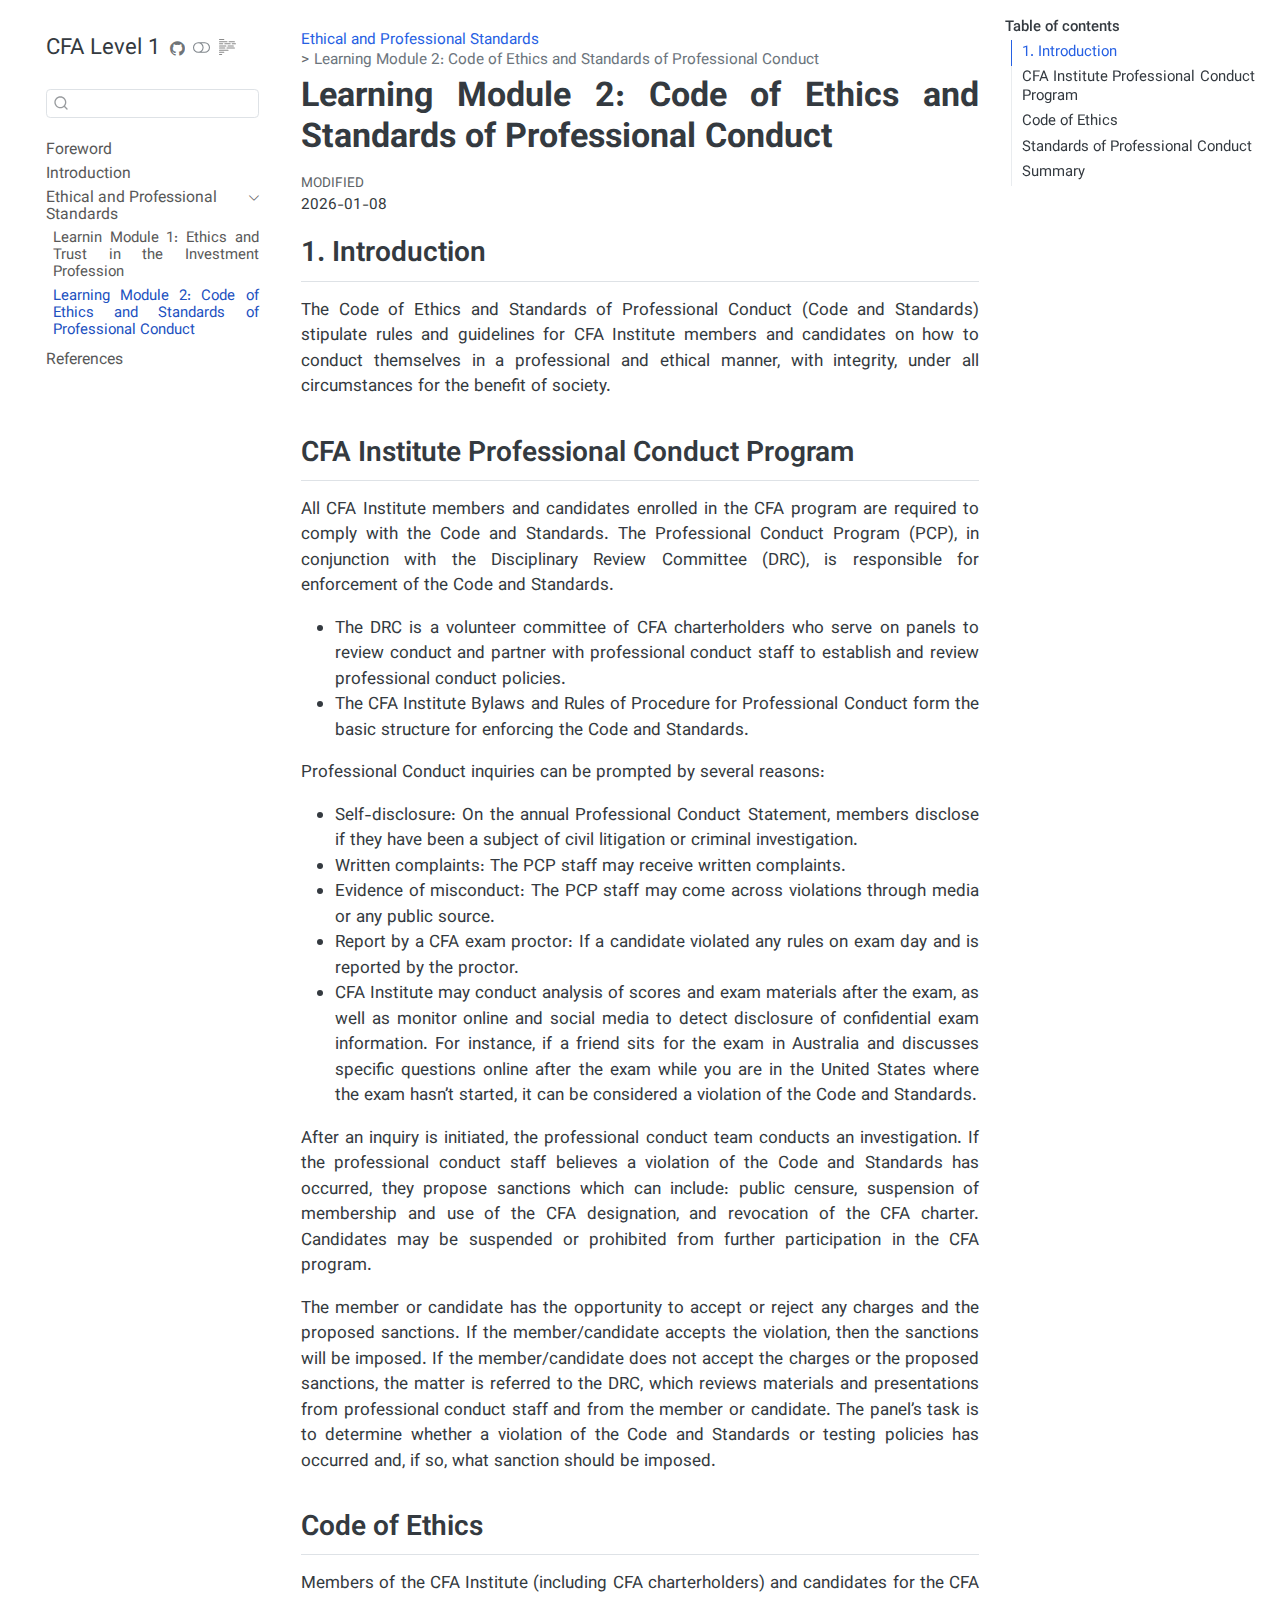
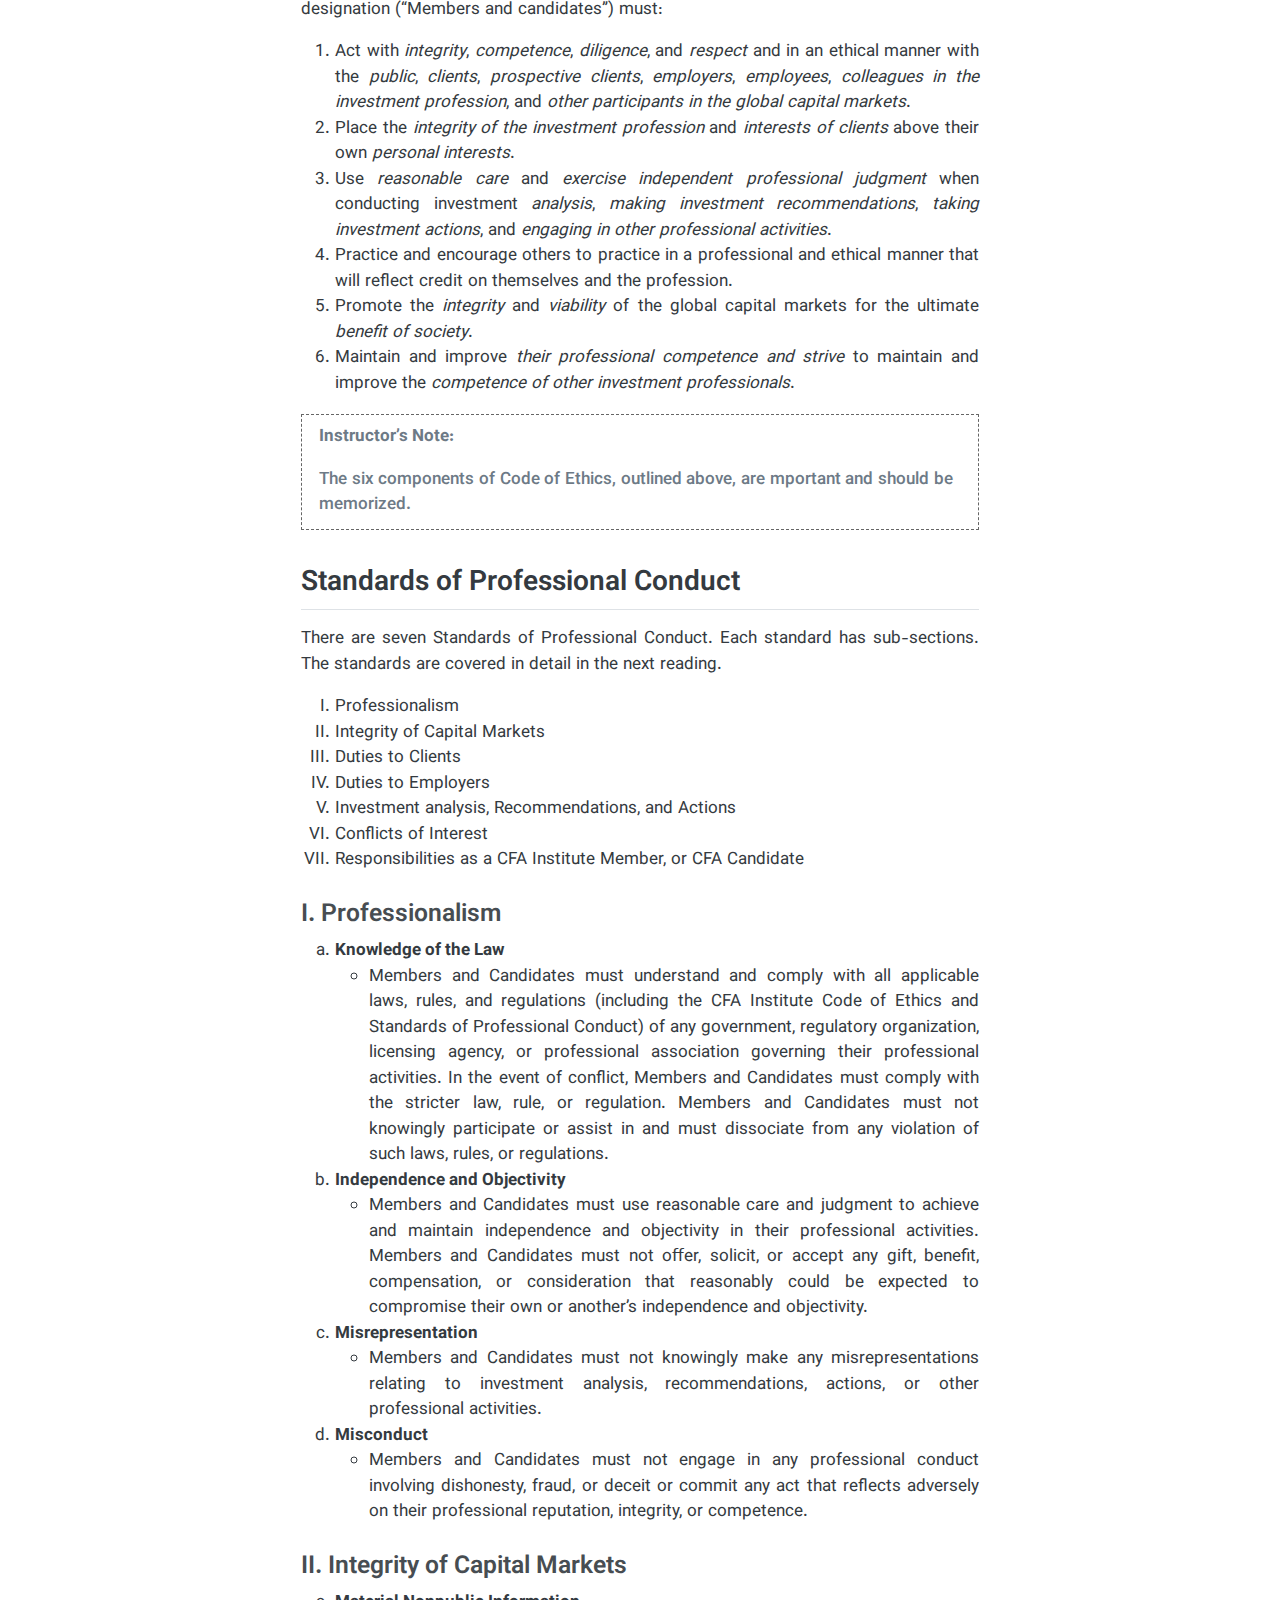
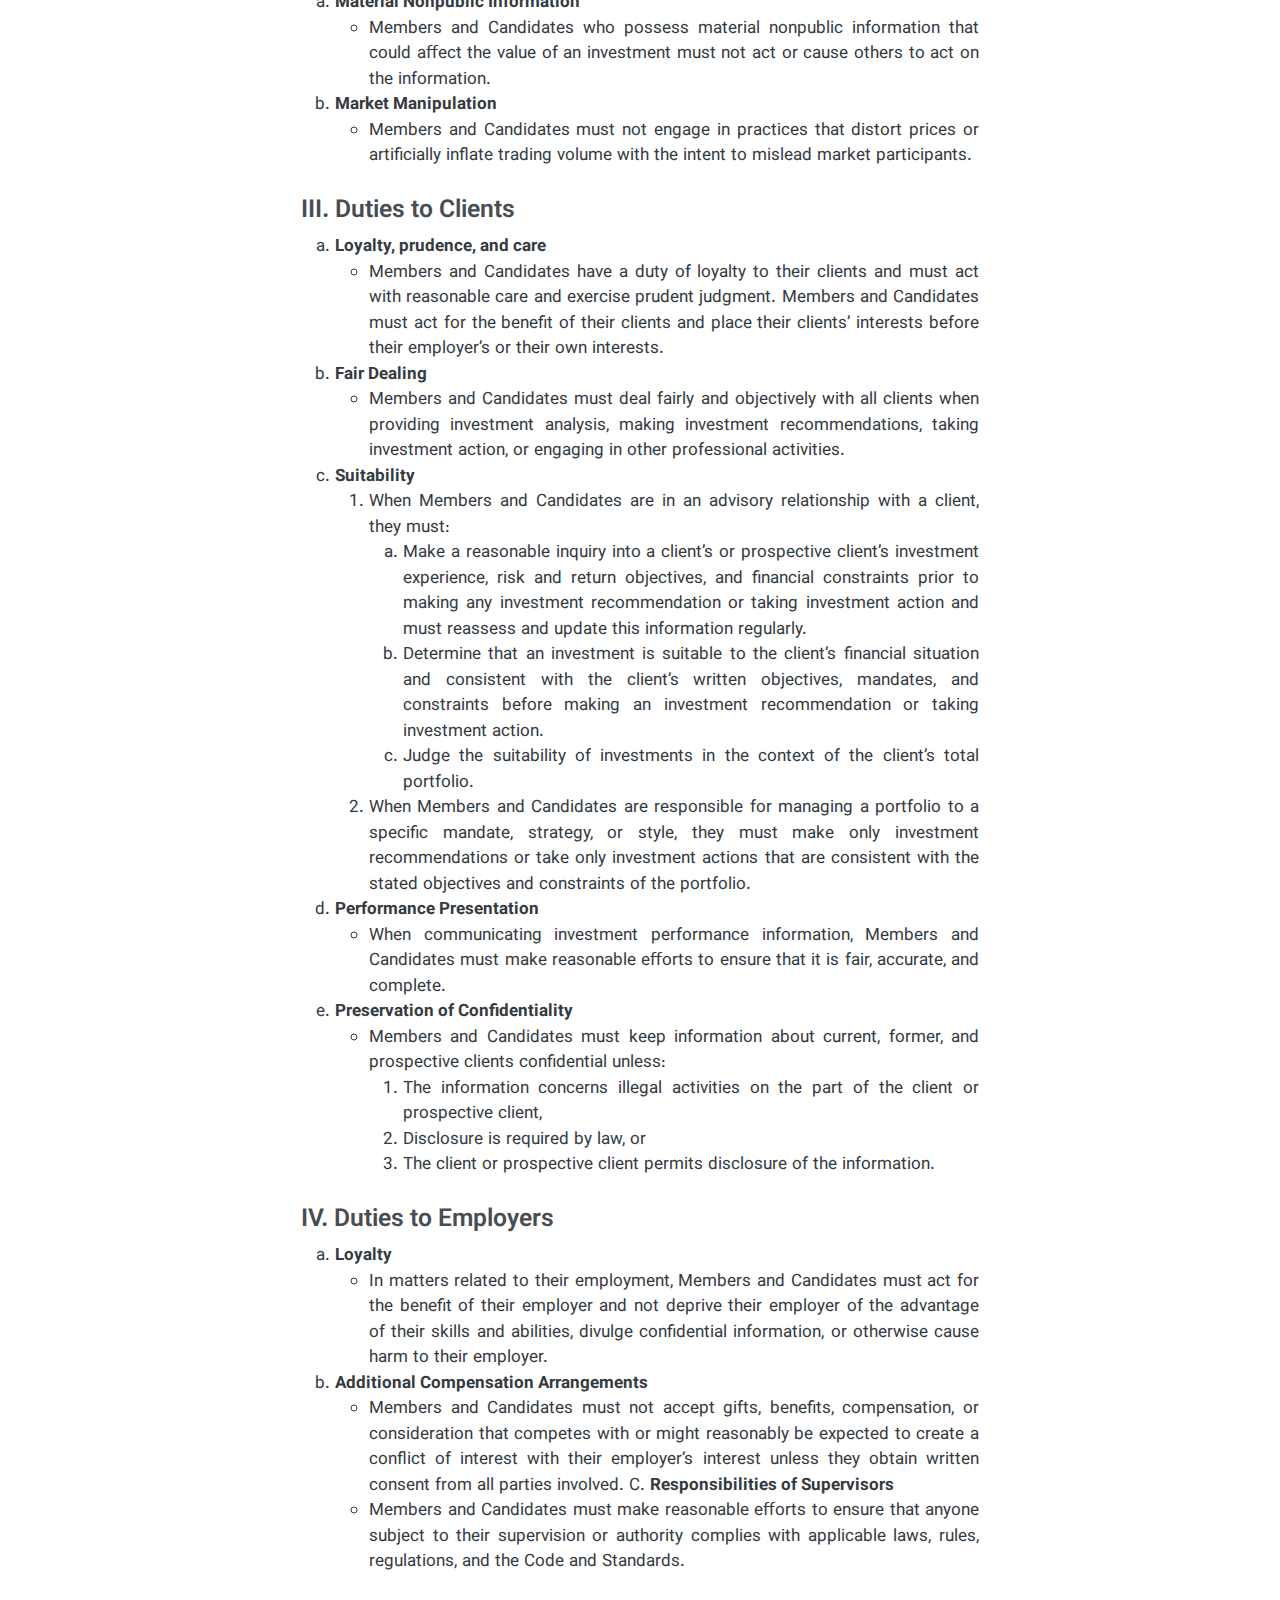
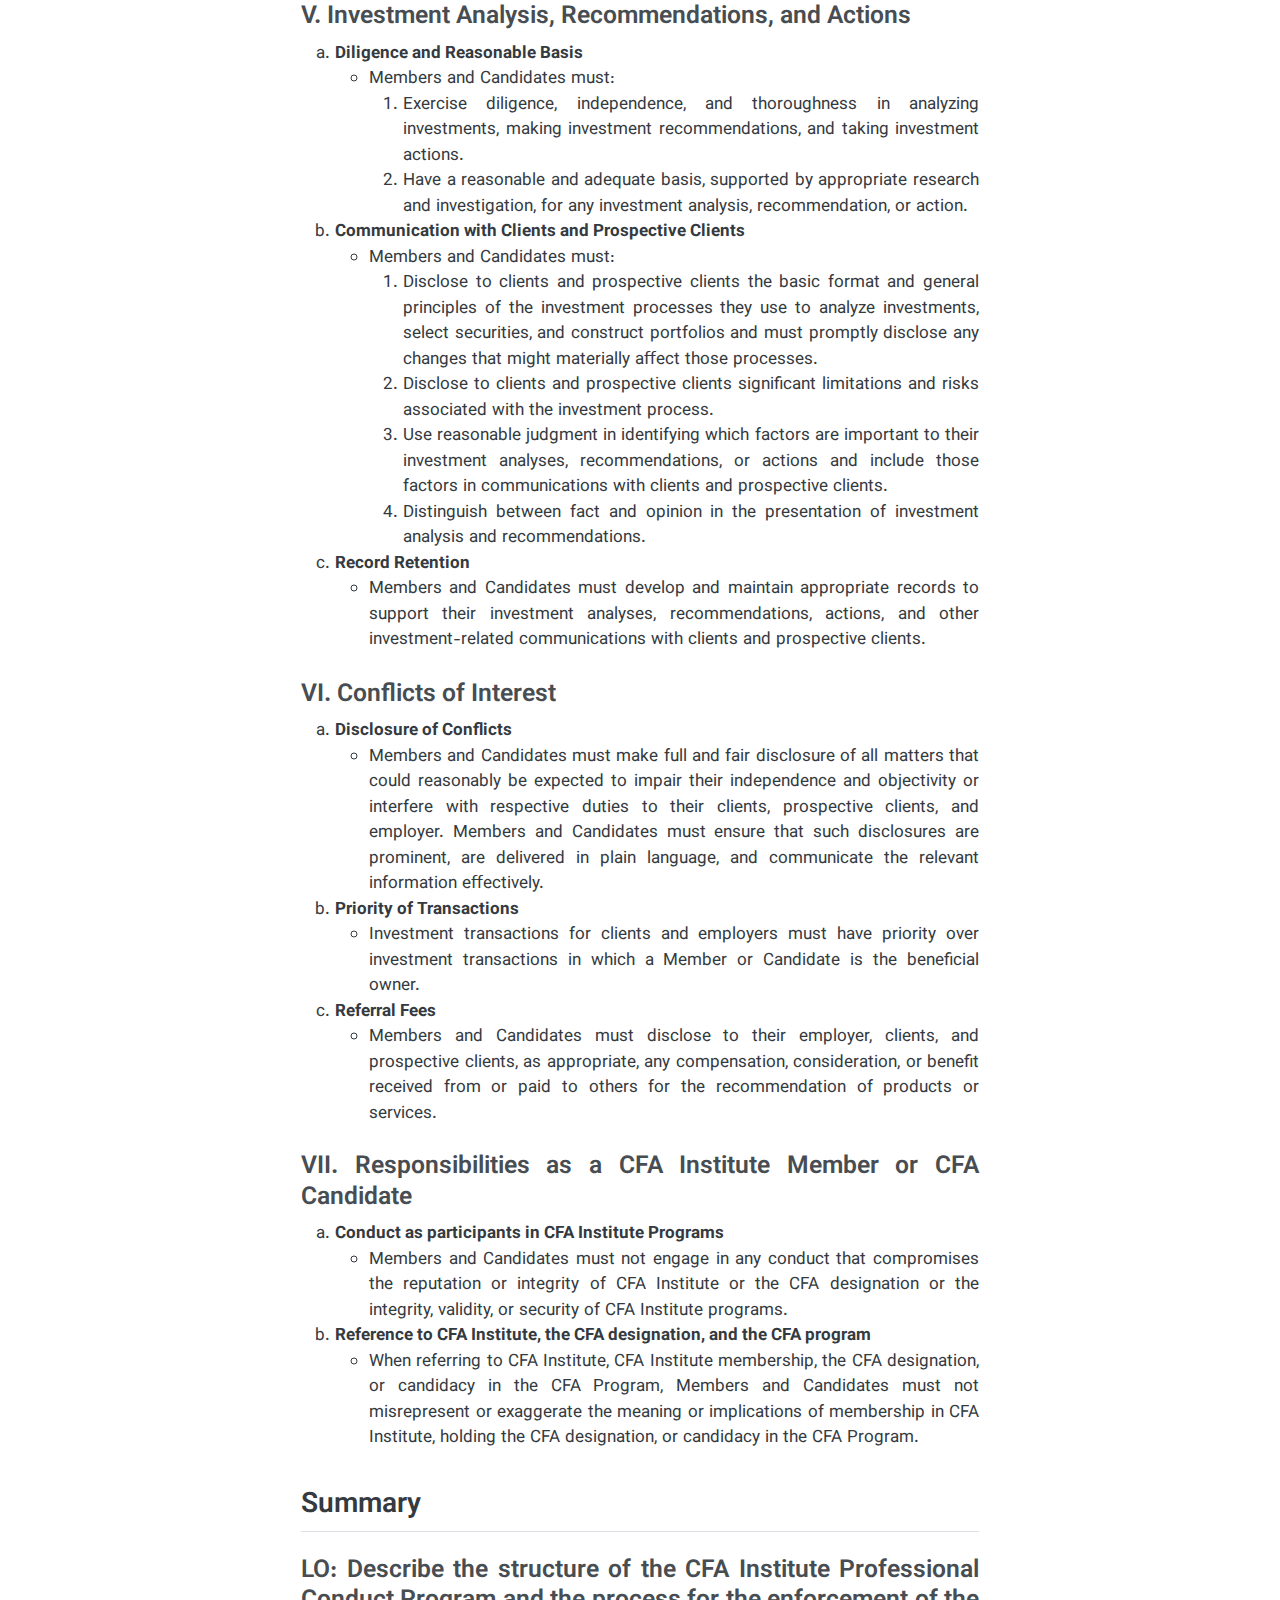
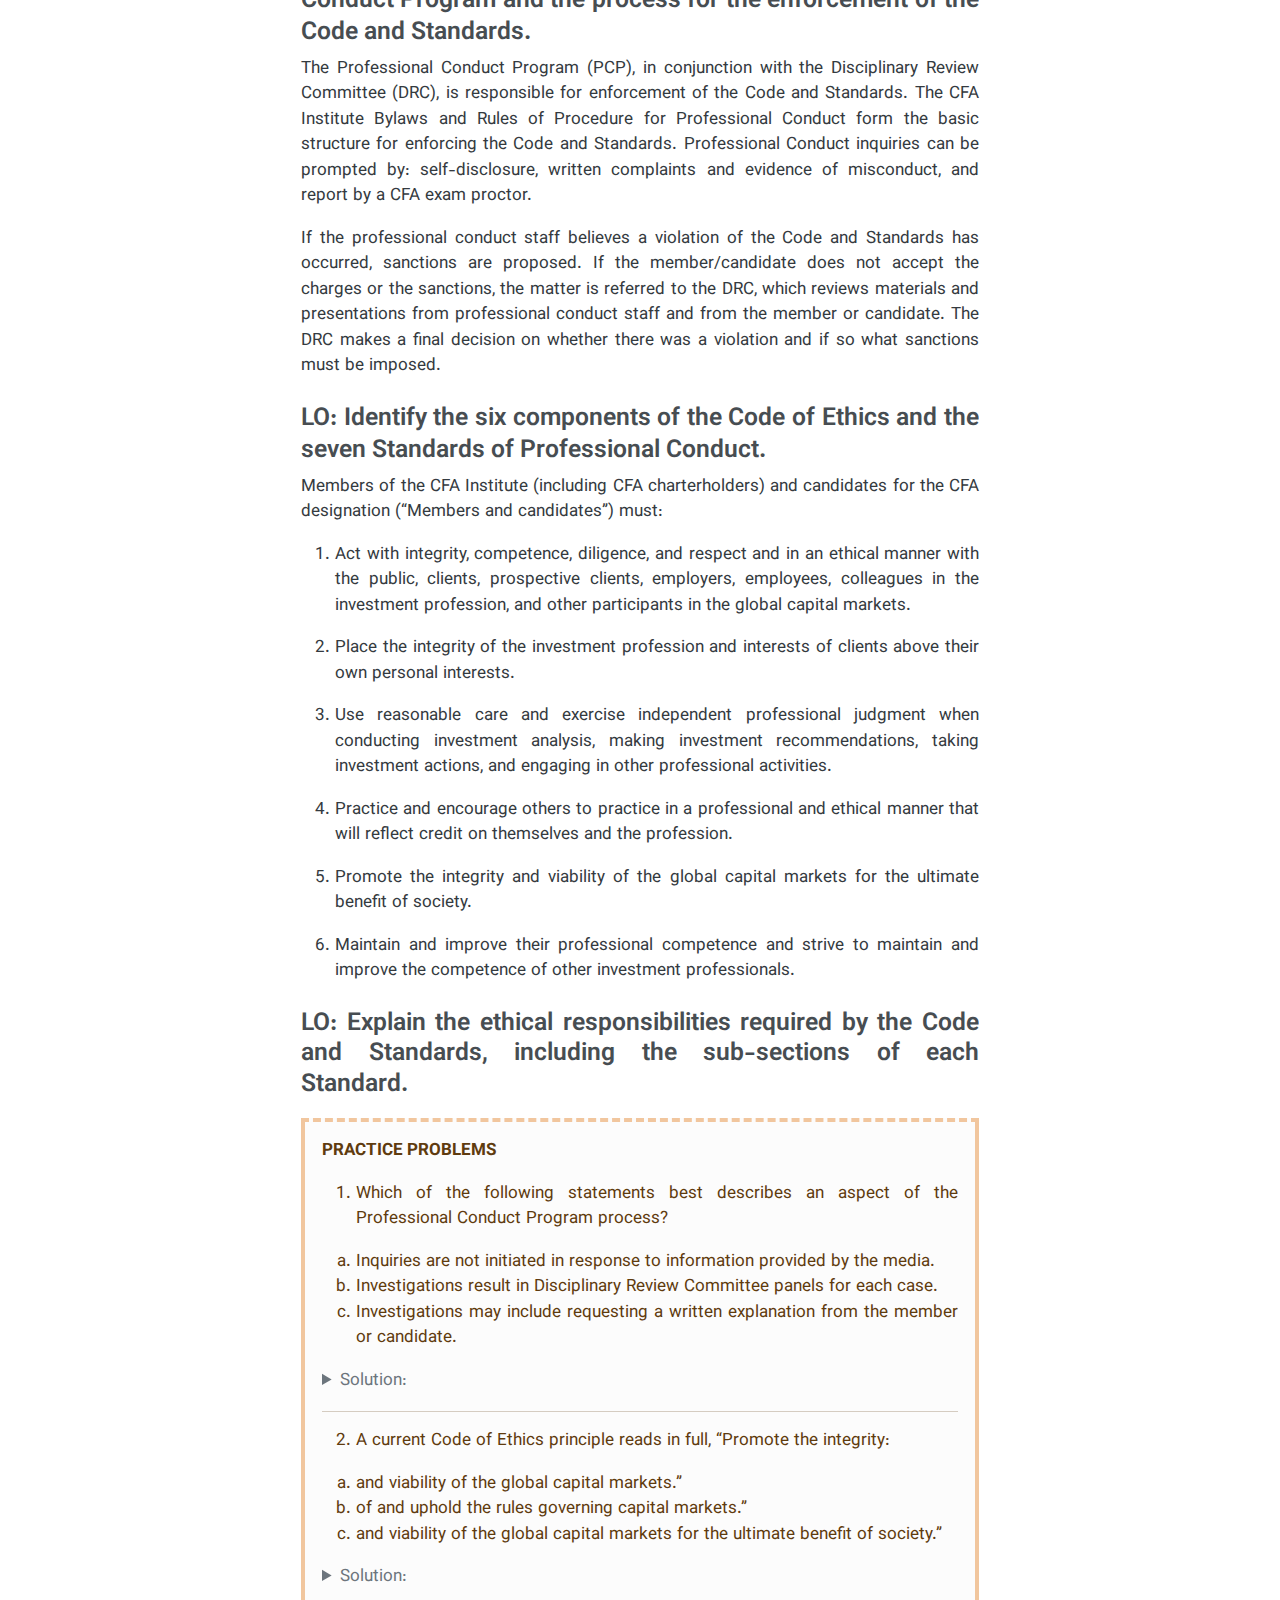
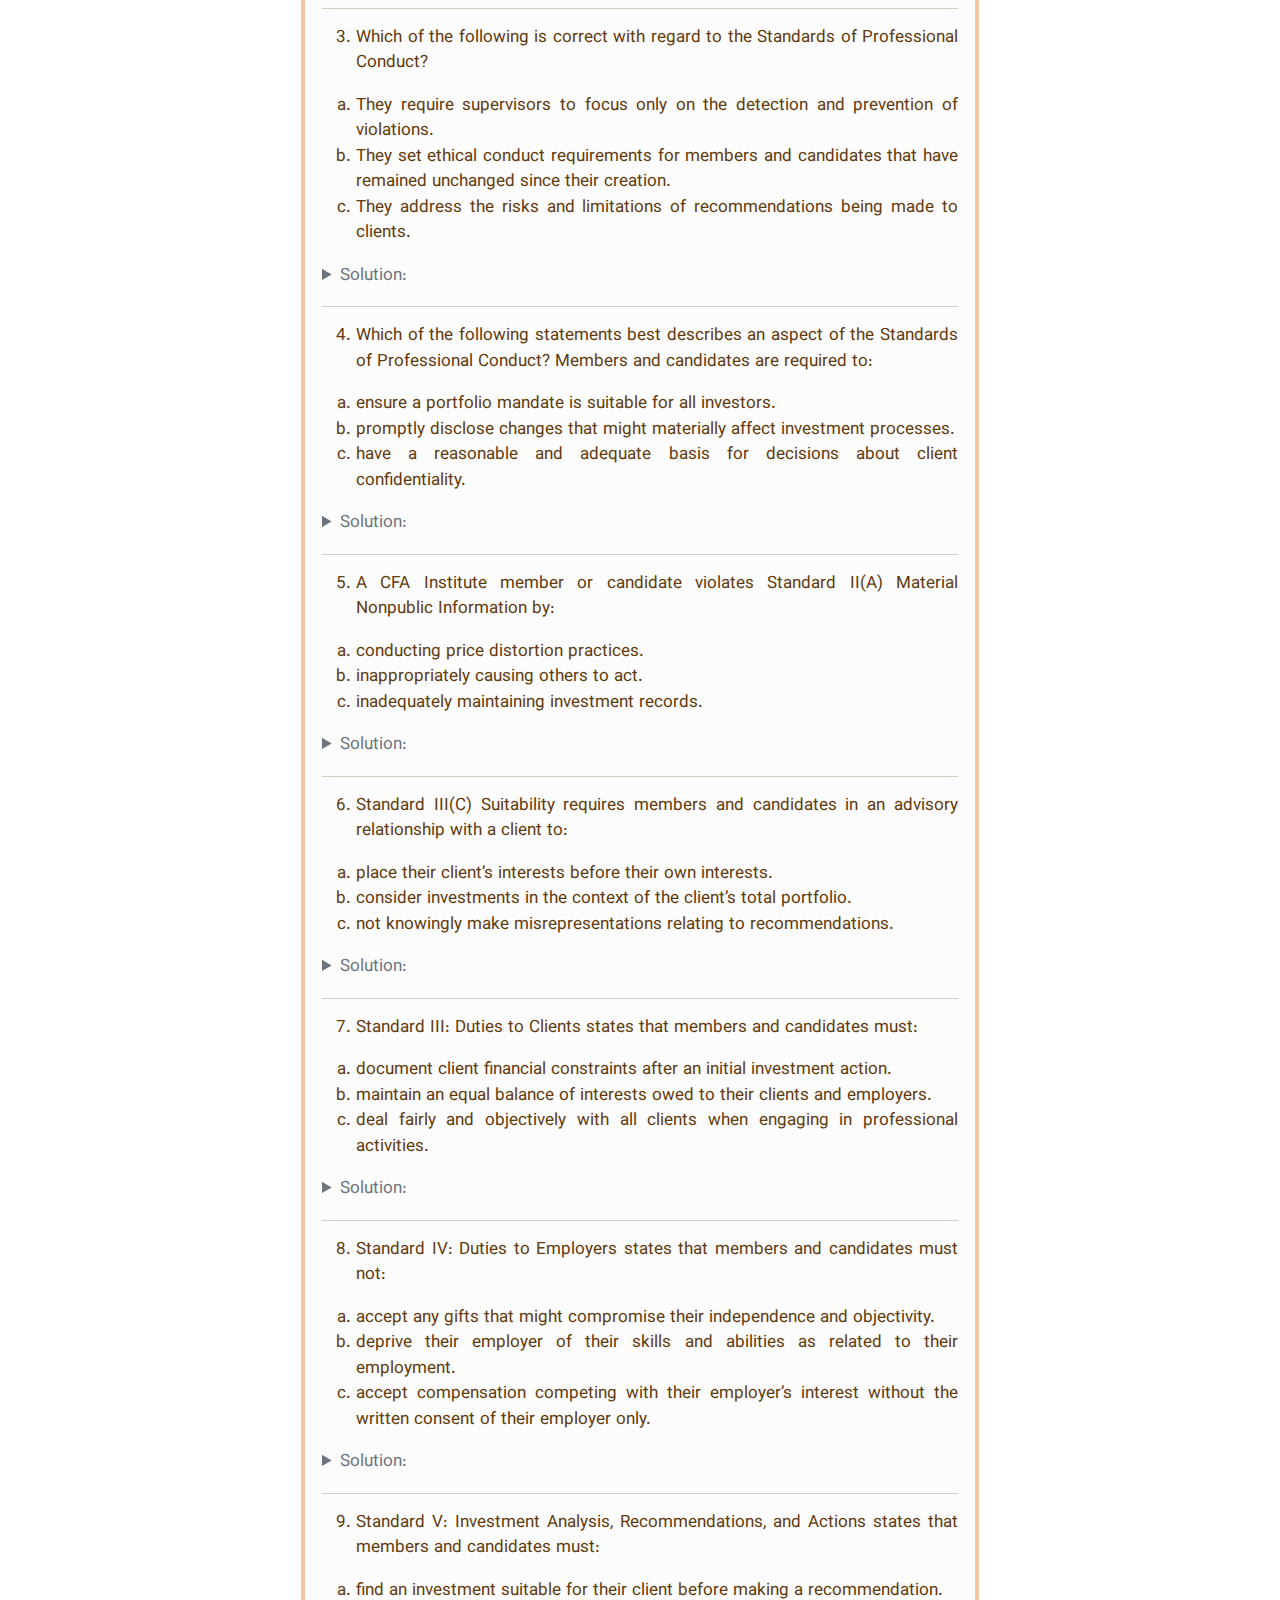
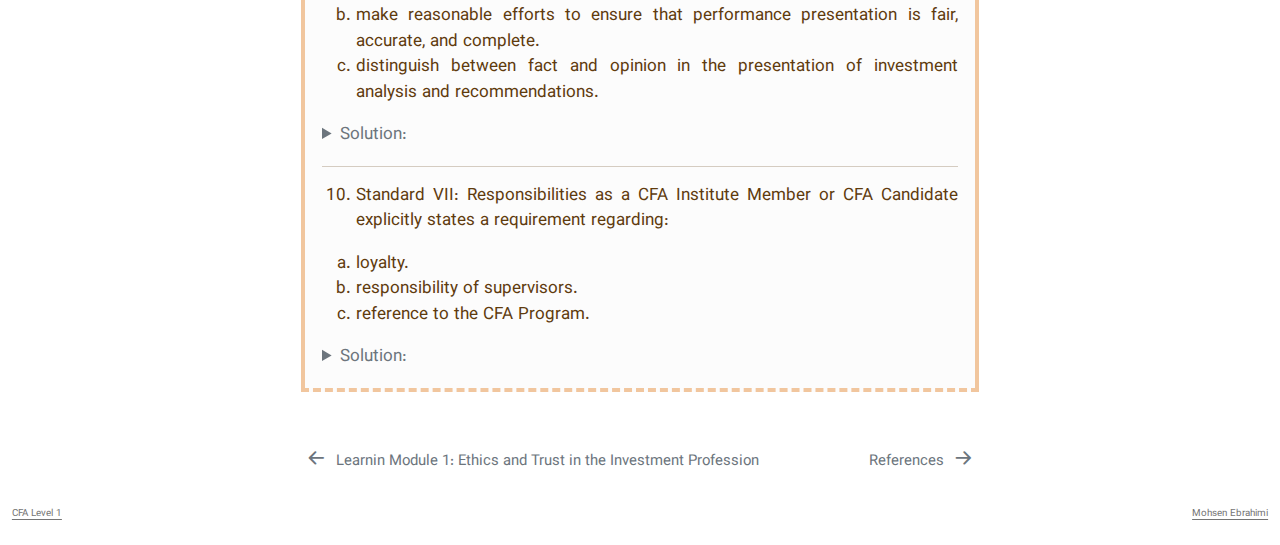
<file: docs/ethics/02.html>
<!DOCTYPE html>
<html xmlns="http://www.w3.org/1999/xhtml" lang="en" xml:lang="en" dir="ltr"><head>

<meta charset="utf-8">
<meta name="generator" content="quarto-1.8.26">

<meta name="viewport" content="width=device-width, initial-scale=1.0, user-scalable=yes">


<title>Learning Module 2: Code of Ethics and Standards of Professional Conduct – CFA Level 1</title>
<style>
code{white-space: pre-wrap;}
span.smallcaps{font-variant: small-caps;}
div.columns{display: flex; gap: min(4vw, 1.5em);}
div.column{flex: auto; overflow-x: auto;}
div.hanging-indent{margin-left: 1.5em; text-indent: -1.5em;}
ul.task-list{list-style: none;}
ul.task-list li input[type="checkbox"] {
  width: 0.8em;
  margin: 0 0.8em 0.2em -1em; /* quarto-specific, see https://github.com/quarto-dev/quarto-cli/issues/4556 */ 
  vertical-align: middle;
}
</style>


<script src="../site_libs/quarto-nav/quarto-nav.js"></script>
<script src="../site_libs/quarto-nav/headroom.min.js"></script>
<script src="../site_libs/clipboard/clipboard.min.js"></script>
<script src="../site_libs/quarto-search/autocomplete.umd.js"></script>
<script src="../site_libs/quarto-search/fuse.min.js"></script>
<script src="../site_libs/quarto-search/quarto-search.js"></script>
<meta name="quarto:offset" content="../">
<link href="../references.html" rel="next">
<link href="../ethics/01.html" rel="prev">
<link href="..//img/cover.png" rel="icon" type="image/png">
<script src="../site_libs/quarto-html/quarto.js" type="module"></script>
<script src="../site_libs/quarto-html/tabsets/tabsets.js" type="module"></script>
<script src="../site_libs/quarto-html/axe/axe-check.js" type="module"></script>
<script src="../site_libs/quarto-html/popper.min.js"></script>
<script src="../site_libs/quarto-html/tippy.umd.min.js"></script>
<script src="../site_libs/quarto-html/anchor.min.js"></script>
<link href="../site_libs/quarto-html/tippy.css" rel="stylesheet">
<link href="../site_libs/quarto-html/quarto-syntax-highlighting-587c61ba64f3a5504c4d52d930310e48.css" rel="stylesheet" class="quarto-color-scheme" id="quarto-text-highlighting-styles">
<link href="../site_libs/quarto-html/quarto-syntax-highlighting-dark-b758ccaa5987ceb1b75504551e579abf.css" rel="stylesheet" class="quarto-color-scheme quarto-color-alternate" id="quarto-text-highlighting-styles">
<link href="../site_libs/quarto-html/quarto-syntax-highlighting-587c61ba64f3a5504c4d52d930310e48.css" rel="stylesheet" class="quarto-color-scheme-extra" id="quarto-text-highlighting-styles">
<script src="../site_libs/bootstrap/bootstrap.min.js"></script>
<link href="../site_libs/bootstrap/bootstrap-icons.css" rel="stylesheet">
<link href="../site_libs/bootstrap/bootstrap-733fe1eaae865d90baf58daa88b272c8.min.css" rel="stylesheet" append-hash="true" class="quarto-color-scheme" id="quarto-bootstrap" data-mode="light">
<link href="../site_libs/bootstrap/bootstrap-dark-e22f6f1774086682b500d69e3c6b1549.min.css" rel="stylesheet" append-hash="true" class="quarto-color-scheme quarto-color-alternate" id="quarto-bootstrap" data-mode="dark">
<link href="../site_libs/bootstrap/bootstrap-733fe1eaae865d90baf58daa88b272c8.min.css" rel="stylesheet" append-hash="true" class="quarto-color-scheme-extra" id="quarto-bootstrap" data-mode="light">
<script id="quarto-search-options" type="application/json">{
  "location": "sidebar",
  "copy-button": false,
  "collapse-after": 3,
  "panel-placement": "start",
  "type": "textbox",
  "limit": 50,
  "keyboard-shortcut": [
    "f",
    "/",
    "s"
  ],
  "show-item-context": false,
  "language": {
    "search-no-results-text": "No results",
    "search-matching-documents-text": "matching documents",
    "search-copy-link-title": "Copy link to search",
    "search-hide-matches-text": "Hide additional matches",
    "search-more-match-text": "more match in this document",
    "search-more-matches-text": "more matches in this document",
    "search-clear-button-title": "Clear",
    "search-text-placeholder": "",
    "search-detached-cancel-button-title": "Cancel",
    "search-submit-button-title": "Submit",
    "search-label": "Search"
  }
}</script>

<link rel="preconnect" href="https://fonts.googleapis.com">
<link rel="preconnect" href="https://fonts.gstatic.com" crossorigin="">





<link rel="stylesheet" href="https://fonts.googleapis.com/css2?family=Vazirmatn:wght@100;300&amp;display=swap">
<link rel="stylesheet" href="../assets/css/custom.css">
<link rel="stylesheet" href="../assets/css/style.css">
</head>

<body class="nav-sidebar floating quarto-light"><script id="quarto-html-before-body" type="application/javascript">
    const toggleBodyColorMode = (bsSheetEl) => {
      const mode = bsSheetEl.getAttribute("data-mode");
      const bodyEl = window.document.querySelector("body");
      if (mode === "dark") {
        bodyEl.classList.add("quarto-dark");
        bodyEl.classList.remove("quarto-light");
      } else {
        bodyEl.classList.add("quarto-light");
        bodyEl.classList.remove("quarto-dark");
      }
    }
    const toggleBodyColorPrimary = () => {
      const bsSheetEl = window.document.querySelector("link#quarto-bootstrap:not([rel=disabled-stylesheet])");
      if (bsSheetEl) {
        toggleBodyColorMode(bsSheetEl);
      }
    }
    const setColorSchemeToggle = (alternate) => {
      const toggles = window.document.querySelectorAll('.quarto-color-scheme-toggle');
      for (let i=0; i < toggles.length; i++) {
        const toggle = toggles[i];
        if (toggle) {
          if (alternate) {
            toggle.classList.add("alternate");
          } else {
            toggle.classList.remove("alternate");
          }
        }
      }
    };
    const toggleColorMode = (alternate) => {
      // Switch the stylesheets
      const primaryStylesheets = window.document.querySelectorAll('link.quarto-color-scheme:not(.quarto-color-alternate)');
      const alternateStylesheets = window.document.querySelectorAll('link.quarto-color-scheme.quarto-color-alternate');
      manageTransitions('#quarto-margin-sidebar .nav-link', false);
      if (alternate) {
        // note: dark is layered on light, we don't disable primary!
        enableStylesheet(alternateStylesheets);
        for (const sheetNode of alternateStylesheets) {
          if (sheetNode.id === "quarto-bootstrap") {
            toggleBodyColorMode(sheetNode);
          }
        }
      } else {
        disableStylesheet(alternateStylesheets);
        enableStylesheet(primaryStylesheets)
        toggleBodyColorPrimary();
      }
      manageTransitions('#quarto-margin-sidebar .nav-link', true);
      // Switch the toggles
      setColorSchemeToggle(alternate)
      // Hack to workaround the fact that safari doesn't
      // properly recolor the scrollbar when toggling (#1455)
      if (navigator.userAgent.indexOf('Safari') > 0 && navigator.userAgent.indexOf('Chrome') == -1) {
        manageTransitions("body", false);
        window.scrollTo(0, 1);
        setTimeout(() => {
          window.scrollTo(0, 0);
          manageTransitions("body", true);
        }, 40);
      }
    }
    const disableStylesheet = (stylesheets) => {
      for (let i=0; i < stylesheets.length; i++) {
        const stylesheet = stylesheets[i];
        stylesheet.rel = 'disabled-stylesheet';
      }
    }
    const enableStylesheet = (stylesheets) => {
      for (let i=0; i < stylesheets.length; i++) {
        const stylesheet = stylesheets[i];
        if(stylesheet.rel !== 'stylesheet') { // for Chrome, which will still FOUC without this check
          stylesheet.rel = 'stylesheet';
        }
      }
    }
    const manageTransitions = (selector, allowTransitions) => {
      const els = window.document.querySelectorAll(selector);
      for (let i=0; i < els.length; i++) {
        const el = els[i];
        if (allowTransitions) {
          el.classList.remove('notransition');
        } else {
          el.classList.add('notransition');
        }
      }
    }
    const isFileUrl = () => {
      return window.location.protocol === 'file:';
    }
    const hasAlternateSentinel = () => {
      let styleSentinel = getColorSchemeSentinel();
      if (styleSentinel !== null) {
        return styleSentinel === "alternate";
      } else {
        return false;
      }
    }
    const setStyleSentinel = (alternate) => {
      const value = alternate ? "alternate" : "default";
      if (!isFileUrl()) {
        window.localStorage.setItem("quarto-color-scheme", value);
      } else {
        localAlternateSentinel = value;
      }
    }
    const getColorSchemeSentinel = () => {
      if (!isFileUrl()) {
        const storageValue = window.localStorage.getItem("quarto-color-scheme");
        return storageValue != null ? storageValue : localAlternateSentinel;
      } else {
        return localAlternateSentinel;
      }
    }
    const toggleGiscusIfUsed = (isAlternate, darkModeDefault) => {
      const baseTheme = document.querySelector('#giscus-base-theme')?.value ?? 'light';
      const alternateTheme = document.querySelector('#giscus-alt-theme')?.value ?? 'dark';
      let newTheme = '';
      if(authorPrefersDark) {
        newTheme = isAlternate ? baseTheme : alternateTheme;
      } else {
        newTheme = isAlternate ? alternateTheme : baseTheme;
      }
      const changeGiscusTheme = () => {
        // From: https://github.com/giscus/giscus/issues/336
        const sendMessage = (message) => {
          const iframe = document.querySelector('iframe.giscus-frame');
          if (!iframe) return;
          iframe.contentWindow.postMessage({ giscus: message }, 'https://giscus.app');
        }
        sendMessage({
          setConfig: {
            theme: newTheme
          }
        });
      }
      const isGiscussLoaded = window.document.querySelector('iframe.giscus-frame') !== null;
      if (isGiscussLoaded) {
        changeGiscusTheme();
      }
    };
    const authorPrefersDark = false;
    const darkModeDefault = authorPrefersDark;
      document.querySelector('link#quarto-text-highlighting-styles.quarto-color-scheme-extra').rel = 'disabled-stylesheet';
      document.querySelector('link#quarto-bootstrap.quarto-color-scheme-extra').rel = 'disabled-stylesheet';
    let localAlternateSentinel = darkModeDefault ? 'alternate' : 'default';
    // Dark / light mode switch
    window.quartoToggleColorScheme = () => {
      // Read the current dark / light value
      let toAlternate = !hasAlternateSentinel();
      toggleColorMode(toAlternate);
      setStyleSentinel(toAlternate);
      toggleGiscusIfUsed(toAlternate, darkModeDefault);
      window.dispatchEvent(new Event('resize'));
    };
    // Switch to dark mode if need be
    if (hasAlternateSentinel()) {
      toggleColorMode(true);
    } else {
      toggleColorMode(false);
    }
  </script>

<div id="quarto-search-results"></div>
  <header id="quarto-header" class="headroom fixed-top">
  <nav class="quarto-secondary-nav">
    <div class="container-fluid d-flex">
      <button type="button" class="quarto-btn-toggle btn" data-bs-toggle="collapse" role="button" data-bs-target=".quarto-sidebar-collapse-item" aria-controls="quarto-sidebar" aria-expanded="false" aria-label="Toggle sidebar navigation" onclick="if (window.quartoToggleHeadroom) { window.quartoToggleHeadroom(); }">
        <i class="bi bi-layout-text-sidebar-reverse"></i>
      </button>
        <nav class="quarto-page-breadcrumbs" aria-label="breadcrumb"><ol class="breadcrumb"><li class="breadcrumb-item"><a href="../ethics/01.html">Ethical and Professional Standards</a></li><li class="breadcrumb-item"><a href="../ethics/02.html"><span class="chapter-title">Learning Module 2: Code of Ethics and Standards of Professional Conduct</span></a></li></ol></nav>
        <a class="flex-grow-1" role="navigation" data-bs-toggle="collapse" data-bs-target=".quarto-sidebar-collapse-item" aria-controls="quarto-sidebar" aria-expanded="false" aria-label="Toggle sidebar navigation" onclick="if (window.quartoToggleHeadroom) { window.quartoToggleHeadroom(); }">      
        </a>
      <button type="button" class="btn quarto-search-button" aria-label="Search" onclick="window.quartoOpenSearch();">
        <i class="bi bi-search"></i>
      </button>
    </div>
  </nav>
</header>
<!-- content -->
<div id="quarto-content" class="quarto-container page-columns page-rows-contents page-layout-article">
<!-- sidebar -->
  <nav id="quarto-sidebar" class="sidebar collapse collapse-horizontal quarto-sidebar-collapse-item sidebar-navigation floating overflow-auto">
    <div class="pt-lg-2 mt-2 text-left sidebar-header">
    <div class="sidebar-title mb-0 py-0">
      <a href="../">CFA Level 1</a> 
        <div class="sidebar-tools-main tools-wide">
    <a href="https://github.com/mohsenebrahimyir/cfa-level-1/" title="Source Code" class="quarto-navigation-tool px-1" aria-label="Source Code"><i class="bi bi-github"></i></a>
  <a href="" class="quarto-color-scheme-toggle quarto-navigation-tool  px-1" onclick="window.quartoToggleColorScheme(); return false;" title="Toggle dark mode"><i class="bi"></i></a>
  <a href="" class="quarto-reader-toggle quarto-navigation-tool px-1" onclick="window.quartoToggleReader(); return false;" title="Toggle reader mode">
  <div class="quarto-reader-toggle-btn">
  <i class="bi"></i>
  </div>
</a>
</div>
    </div>
      </div>
        <div class="mt-2 flex-shrink-0 align-items-center">
        <div class="sidebar-search">
        <div id="quarto-search" class="" title="Search"></div>
        </div>
        </div>
    <div class="sidebar-menu-container"> 
    <ul class="list-unstyled mt-1">
        <li class="sidebar-item">
  <div class="sidebar-item-container"> 
  <a href="../index.html" class="sidebar-item-text sidebar-link">
 <span class="menu-text">Foreword</span></a>
  </div>
</li>
        <li class="sidebar-item">
  <div class="sidebar-item-container"> 
  <a href="../intro.html" class="sidebar-item-text sidebar-link">
 <span class="menu-text">Introduction</span></a>
  </div>
</li>
        <li class="sidebar-item sidebar-item-section">
      <div class="sidebar-item-container"> 
            <a class="sidebar-item-text sidebar-link text-start" data-bs-toggle="collapse" data-bs-target="#quarto-sidebar-section-1" role="navigation" aria-expanded="true">
 <span class="menu-text">Ethical and Professional Standards</span></a>
          <a class="sidebar-item-toggle text-start" data-bs-toggle="collapse" data-bs-target="#quarto-sidebar-section-1" role="navigation" aria-expanded="true" aria-label="Toggle section">
            <i class="bi bi-chevron-right ms-2"></i>
          </a> 
      </div>
      <ul id="quarto-sidebar-section-1" class="collapse list-unstyled sidebar-section depth1 show">  
          <li class="sidebar-item">
  <div class="sidebar-item-container"> 
  <a href="../ethics/01.html" class="sidebar-item-text sidebar-link"><span class="chapter-title">Learnin Module 1: Ethics and Trust in the Investment Profession</span></a>
  </div>
</li>
          <li class="sidebar-item">
  <div class="sidebar-item-container"> 
  <a href="../ethics/02.html" class="sidebar-item-text sidebar-link active"><span class="chapter-title">Learning Module 2: Code of Ethics and Standards of Professional Conduct</span></a>
  </div>
</li>
      </ul>
  </li>
        <li class="sidebar-item">
  <div class="sidebar-item-container"> 
  <a href="../references.html" class="sidebar-item-text sidebar-link">
 <span class="menu-text">References</span></a>
  </div>
</li>
    </ul>
    </div>
</nav>
<div id="quarto-sidebar-glass" class="quarto-sidebar-collapse-item" data-bs-toggle="collapse" data-bs-target=".quarto-sidebar-collapse-item"></div>
<!-- margin-sidebar -->
    <div id="quarto-margin-sidebar" class="sidebar margin-sidebar">
        <nav id="TOC" role="doc-toc" class="toc-active">
    <h2 id="toc-title">Table of contents</h2>
   
  <ul>
  <li><a href="#introduction" id="toc-introduction" class="nav-link active" data-scroll-target="#introduction">1. Introduction</a></li>
  <li><a href="#cfa-institute-professional-conduct-program" id="toc-cfa-institute-professional-conduct-program" class="nav-link" data-scroll-target="#cfa-institute-professional-conduct-program">CFA Institute Professional Conduct Program</a></li>
  <li><a href="#code-of-ethics" id="toc-code-of-ethics" class="nav-link" data-scroll-target="#code-of-ethics">Code of Ethics</a></li>
  <li><a href="#standards-of-professional-conduct" id="toc-standards-of-professional-conduct" class="nav-link" data-scroll-target="#standards-of-professional-conduct">Standards of Professional Conduct</a>
  <ul class="collapse">
  <li><a href="#i.-professionalism" id="toc-i.-professionalism" class="nav-link" data-scroll-target="#i.-professionalism">I. Professionalism</a></li>
  <li><a href="#ii.-integrity-of-capital-markets" id="toc-ii.-integrity-of-capital-markets" class="nav-link" data-scroll-target="#ii.-integrity-of-capital-markets">II. Integrity of Capital Markets</a></li>
  <li><a href="#iii.-duties-to-clients" id="toc-iii.-duties-to-clients" class="nav-link" data-scroll-target="#iii.-duties-to-clients">III. Duties to Clients</a></li>
  <li><a href="#iv.-duties-to-employers" id="toc-iv.-duties-to-employers" class="nav-link" data-scroll-target="#iv.-duties-to-employers">IV. Duties to Employers</a></li>
  <li><a href="#v.-investment-analysis-recommendations-and-actions" id="toc-v.-investment-analysis-recommendations-and-actions" class="nav-link" data-scroll-target="#v.-investment-analysis-recommendations-and-actions">V. Investment Analysis, Recommendations, and Actions</a></li>
  <li><a href="#vi.-conflicts-of-interest" id="toc-vi.-conflicts-of-interest" class="nav-link" data-scroll-target="#vi.-conflicts-of-interest">VI. Conflicts of Interest</a></li>
  <li><a href="#vii.-responsibilities-as-a-cfa-institute-member-or-cfa-candidate" id="toc-vii.-responsibilities-as-a-cfa-institute-member-or-cfa-candidate" class="nav-link" data-scroll-target="#vii.-responsibilities-as-a-cfa-institute-member-or-cfa-candidate">VII. Responsibilities as a CFA Institute Member or CFA Candidate</a></li>
  </ul></li>
  <li><a href="#summary" id="toc-summary" class="nav-link" data-scroll-target="#summary">Summary</a>
  <ul class="collapse">
  <li><a href="#lo-describe-the-structure-of-the-cfa-institute-professional-conduct-program-and-the-process-for-the-enforcement-of-the-code-and-standards." id="toc-lo-describe-the-structure-of-the-cfa-institute-professional-conduct-program-and-the-process-for-the-enforcement-of-the-code-and-standards." class="nav-link" data-scroll-target="#lo-describe-the-structure-of-the-cfa-institute-professional-conduct-program-and-the-process-for-the-enforcement-of-the-code-and-standards.">LO: Describe the structure of the CFA Institute Professional Conduct Program and the process for the enforcement of the Code and Standards.</a></li>
  <li><a href="#lo-identify-the-six-components-of-the-code-of-ethics-and-the-seven-standards-of-professional-conduct." id="toc-lo-identify-the-six-components-of-the-code-of-ethics-and-the-seven-standards-of-professional-conduct." class="nav-link" data-scroll-target="#lo-identify-the-six-components-of-the-code-of-ethics-and-the-seven-standards-of-professional-conduct.">LO: Identify the six components of the Code of Ethics and the seven Standards of Professional Conduct.</a></li>
  <li><a href="#lo-explain-the-ethical-responsibilities-required-by-the-code-and-standards-including-the-sub-sections-of-each-standard." id="toc-lo-explain-the-ethical-responsibilities-required-by-the-code-and-standards-including-the-sub-sections-of-each-standard." class="nav-link" data-scroll-target="#lo-explain-the-ethical-responsibilities-required-by-the-code-and-standards-including-the-sub-sections-of-each-standard.">LO: Explain the ethical responsibilities required by the Code and Standards, including the sub-sections of each Standard.</a></li>
  </ul></li>
  </ul>
</nav>
    </div>
<!-- main -->
<main class="content" id="quarto-document-content">


<header id="title-block-header" class="quarto-title-block default"><nav class="quarto-page-breadcrumbs quarto-title-breadcrumbs d-none d-lg-block" aria-label="breadcrumb"><ol class="breadcrumb"><li class="breadcrumb-item"><a href="../ethics/01.html">Ethical and Professional Standards</a></li><li class="breadcrumb-item"><a href="../ethics/02.html"><span class="chapter-title">Learning Module 2: Code of Ethics and Standards of Professional Conduct</span></a></li></ol></nav>
<div class="quarto-title">
<h1 class="title"><span class="chapter-title">Learning Module 2: Code of Ethics and Standards of Professional Conduct</span></h1>
</div>



<div class="quarto-title-meta">

    
  
    <div>
    <div class="quarto-title-meta-heading">Modified</div>
    <div class="quarto-title-meta-contents">
      <p class="date-modified">2026-01-08</p>
    </div>
  </div>
    
  </div>
  


</header>


<section id="introduction" class="level2">
<h2 class="anchored" data-anchor-id="introduction">1. Introduction</h2>
<p>The Code of Ethics and Standards of Professional Conduct (Code and Standards) stipulate rules and guidelines for CFA Institute members and candidates on how to conduct themselves in a professional and ethical manner, with integrity, under all circumstances for the benefit of society.</p>
</section>
<section id="cfa-institute-professional-conduct-program" class="level2">
<h2 class="anchored" data-anchor-id="cfa-institute-professional-conduct-program">CFA Institute Professional Conduct Program</h2>
<p>All CFA Institute members and candidates enrolled in the CFA program are required to comply with the Code and Standards. The Professional Conduct Program (PCP), in conjunction with the Disciplinary Review Committee (DRC), is responsible for enforcement of the Code and Standards.</p>
<ul>
<li>The DRC is a volunteer committee of CFA charterholders who serve on panels to review conduct and partner with professional conduct staff to establish and review professional conduct policies.</li>
<li>The CFA Institute Bylaws and Rules of Procedure for Professional Conduct form the basic structure for enforcing the Code and Standards.</li>
</ul>
<p>Professional Conduct inquiries can be prompted by several reasons:</p>
<ul>
<li>Self-disclosure: On the annual Professional Conduct Statement, members disclose if they have been a subject of civil litigation or criminal investigation.</li>
<li>Written complaints: The PCP staff may receive written complaints.</li>
<li>Evidence of misconduct: The PCP staff may come across violations through media or any public source.</li>
<li>Report by a CFA exam proctor: If a candidate violated any rules on exam day and is reported by the proctor.</li>
<li>CFA Institute may conduct analysis of scores and exam materials after the exam, as well as monitor online and social media to detect disclosure of confidential exam information. For instance, if a friend sits for the exam in Australia and discusses specific questions online after the exam while you are in the United States where the exam hasn’t started, it can be considered a violation of the Code and Standards.</li>
</ul>
<p>After an inquiry is initiated, the professional conduct team conducts an investigation. If the professional conduct staff believes a violation of the Code and Standards has occurred, they propose sanctions which can include: public censure, suspension of membership and use of the CFA designation, and revocation of the CFA charter. Candidates may be suspended or prohibited from further participation in the CFA program.</p>
<p>The member or candidate has the opportunity to accept or reject any charges and the proposed sanctions. If the member/candidate accepts the violation, then the sanctions will be imposed. If the member/candidate does not accept the charges or the proposed sanctions, the matter is referred to the DRC, which reviews materials and presentations from professional conduct staff and from the member or candidate. The panel’s task is to determine whether a violation of the Code and Standards or testing policies has occurred and, if so, what sanction should be imposed.</p>
</section>
<section id="code-of-ethics" class="level2">
<h2 class="anchored" data-anchor-id="code-of-ethics">Code of Ethics</h2>
<p>Members of the CFA Institute (including CFA charterholders) and candidates for the CFA designation (“Members and candidates”) must:</p>
<ol type="1">
<li>Act with <em>integrity</em>, <em>competence</em>, <em>diligence</em>, and <em>respect</em> and in an ethical manner with the <em>public</em>, <em>clients</em>, <em>prospective clients</em>, <em>employers</em>, <em>employees</em>, <em>colleagues in the investment profession</em>, and <em>other participants in the global capital markets</em>.</li>
<li>Place the <em>integrity of the investment profession</em> and <em>interests of clients</em> above their own <em>personal interests</em>.</li>
<li>Use <em>reasonable care</em> and <em>exercise independent professional judgment</em> when conducting investment <em>analysis</em>, <em>making investment recommendations</em>, <em>taking investment actions</em>, and <em>engaging in other professional activities</em>.</li>
<li>Practice and encourage others to practice in a professional and ethical manner that will reflect credit on themselves and the profession.</li>
<li>Promote the <em>integrity</em> and <em>viability</em> of the global capital markets for the ultimate <em>benefit of society</em>.</li>
<li>Maintain and improve <em>their professional competence and strive</em> to maintain and improve the <em>competence of other investment professionals</em>.</li>
</ol>
<blockquote class="blockquote">
<p><strong>Instructor’s Note:</strong></p>
<p>The six components of Code of Ethics, outlined above, are mportant and should be memorized.</p>
</blockquote>
</section>
<section id="standards-of-professional-conduct" class="level2">
<h2 class="anchored" data-anchor-id="standards-of-professional-conduct">Standards of Professional Conduct</h2>
<p>There are seven Standards of Professional Conduct. Each standard has sub-sections. The standards are covered in detail in the next reading.</p>
<ol type="I">
<li>Professionalism</li>
<li>Integrity of Capital Markets</li>
<li>Duties to Clients</li>
<li>Duties to Employers</li>
<li>Investment analysis, Recommendations, and Actions</li>
<li>Conflicts of Interest</li>
<li>Responsibilities as a CFA Institute Member, or CFA Candidate</li>
</ol>
<section id="i.-professionalism" class="level3">
<h3 class="anchored" data-anchor-id="i.-professionalism">I. Professionalism</h3>
<ol type="a">
<li><strong>Knowledge of the Law</strong>
<ul>
<li>Members and Candidates must understand and comply with all applicable laws, rules, and regulations (including the CFA Institute Code of Ethics and Standards of Professional Conduct) of any government, regulatory organization, licensing agency, or professional association governing their professional activities. In the event of conﬂict, Members and Candidates must comply with the stricter law, rule, or regulation. Members and Candidates must not knowingly participate or assist in and must dissociate from any violation of such laws, rules, or regulations.</li>
</ul></li>
<li><strong>Independence and Objectivity</strong>
<ul>
<li>Members and Candidates must use reasonable care and judgment to achieve and maintain independence and objectivity in their professional activities. Members and Candidates must not oﬀer, solicit, or accept any gift, benefit, compensation, or consideration that reasonably could be expected to compromise their own or another’s independence and objectivity.</li>
</ul></li>
<li><strong>Misrepresentation</strong>
<ul>
<li>Members and Candidates must not knowingly make any misrepresentations relating to investment analysis, recommendations, actions, or other professional activities.</li>
</ul></li>
<li><strong>Misconduct</strong>
<ul>
<li>Members and Candidates must not engage in any professional conduct involving dishonesty, fraud, or deceit or commit any act that reﬂects adversely on their professional reputation, integrity, or competence.</li>
</ul></li>
</ol>
</section>
<section id="ii.-integrity-of-capital-markets" class="level3">
<h3 class="anchored" data-anchor-id="ii.-integrity-of-capital-markets">II. Integrity of Capital Markets</h3>
<ol type="a">
<li><strong>Material Nonpublic Information</strong>
<ul>
<li>Members and Candidates who possess material nonpublic information that could aﬀect the value of an investment must not act or cause others to act on the information.</li>
</ul></li>
<li><strong>Market Manipulation</strong>
<ul>
<li>Members and Candidates must not engage in practices that distort prices or artificially inﬂate trading volume with the intent to mislead market participants.</li>
</ul></li>
</ol>
</section>
<section id="iii.-duties-to-clients" class="level3">
<h3 class="anchored" data-anchor-id="iii.-duties-to-clients">III. Duties to Clients</h3>
<ol type="a">
<li><strong>Loyalty, prudence, and care</strong>
<ul>
<li>Members and Candidates have a duty of loyalty to their clients and must act with reasonable care and exercise prudent judgment. Members and Candidates must act for the benefit of their clients and place their clients’ interests before their employer’s or their own interests.</li>
</ul></li>
<li><strong>Fair Dealing</strong>
<ul>
<li>Members and Candidates must deal fairly and objectively with all clients when providing investment analysis, making investment recommendations, taking investment action, or engaging in other professional activities.</li>
</ul></li>
<li><strong>Suitability</strong>
<ol type="1">
<li>When Members and Candidates are in an advisory relationship with a client, they must:
<ol type="a">
<li>Make a reasonable inquiry into a client’s or prospective client’s investment experience, risk and return objectives, and financial constraints prior to making any investment recommendation or taking investment action and must reassess and update this information regularly.</li>
<li>Determine that an investment is suitable to the client’s financial situation and consistent with the client’s written objectives, mandates, and constraints before making an investment recommendation or taking investment action.</li>
<li>Judge the suitability of investments in the context of the client’s total portfolio.</li>
</ol></li>
<li>When Members and Candidates are responsible for managing a portfolio to a specific mandate, strategy, or style, they must make only investment recommendations or take only investment actions that are consistent with the stated objectives and constraints of the portfolio.</li>
</ol></li>
<li><strong>Performance Presentation</strong>
<ul>
<li>When communicating investment performance information, Members and Candidates must make reasonable eﬀorts to ensure that it is fair, accurate, and complete.</li>
</ul></li>
<li><strong>Preservation of Confidentiality</strong>
<ul>
<li>Members and Candidates must keep information about current, former, and prospective clients confidential unless:
<ol type="1">
<li>The information concerns illegal activities on the part of the client or prospective client,</li>
<li>Disclosure is required by law, or</li>
<li>The client or prospective client permits disclosure of the information.</li>
</ol></li>
</ul></li>
</ol>
</section>
<section id="iv.-duties-to-employers" class="level3">
<h3 class="anchored" data-anchor-id="iv.-duties-to-employers">IV. Duties to Employers</h3>
<ol type="a">
<li><strong>Loyalty</strong>
<ul>
<li>In matters related to their employment, Members and Candidates must act for the benefit of their employer and not deprive their employer of the advantage of their skills and abilities, divulge confidential information, or otherwise cause harm to their employer.</li>
</ul></li>
<li><strong>Additional Compensation Arrangements</strong>
<ul>
<li>Members and Candidates must not accept gifts, benefits, compensation, or consideration that competes with or might reasonably be expected to create a conﬂict of interest with their employer’s interest unless they obtain written consent from all parties involved. C. <strong>Responsibilities of Supervisors</strong></li>
<li>Members and Candidates must make reasonable eﬀorts to ensure that anyone subject to their supervision or authority complies with applicable laws, rules, regulations, and the Code and Standards.</li>
</ul></li>
</ol>
</section>
<section id="v.-investment-analysis-recommendations-and-actions" class="level3">
<h3 class="anchored" data-anchor-id="v.-investment-analysis-recommendations-and-actions">V. Investment Analysis, Recommendations, and Actions</h3>
<ol type="a">
<li><strong>Diligence and Reasonable Basis</strong>
<ul>
<li>Members and Candidates must:
<ol type="1">
<li>Exercise diligence, independence, and thoroughness in analyzing investments, making investment recommendations, and taking investment actions.</li>
<li>Have a reasonable and adequate basis, supported by appropriate research and investigation, for any investment analysis, recommendation, or action.</li>
</ol></li>
</ul></li>
<li><strong>Communication with Clients and Prospective Clients</strong>
<ul>
<li>Members and Candidates must:
<ol type="1">
<li>Disclose to clients and prospective clients the basic format and general principles of the investment processes they use to analyze investments, select securities, and construct portfolios and must promptly disclose any changes that might materially aﬀect those processes.</li>
<li>Disclose to clients and prospective clients significant limitations and risks associated with the investment process.</li>
<li>Use reasonable judgment in identifying which factors are important to their investment analyses, recommendations, or actions and include those factors in communications with clients and prospective clients.</li>
<li>Distinguish between fact and opinion in the presentation of investment analysis and recommendations.</li>
</ol></li>
</ul></li>
<li><strong>Record Retention</strong>
<ul>
<li>Members and Candidates must develop and maintain appropriate records to support their investment analyses, recommendations, actions, and other investment-related communications with clients and prospective clients.</li>
</ul></li>
</ol>
</section>
<section id="vi.-conflicts-of-interest" class="level3">
<h3 class="anchored" data-anchor-id="vi.-conflicts-of-interest">VI. Conflicts of Interest</h3>
<ol type="a">
<li><strong>Disclosure of Conflicts</strong>
<ul>
<li>Members and Candidates must make full and fair disclosure of all matters that could reasonably be expected to impair their independence and objectivity or interfere with respective duties to their clients, prospective clients, and employer. Members and Candidates must ensure that such disclosures are prominent, are delivered in plain language, and communicate the relevant information eﬀectively.</li>
</ul></li>
<li><strong>Priority of Transactions</strong>
<ul>
<li>Investment transactions for clients and employers must have priority over investment transactions in which a Member or Candidate is the beneficial owner.</li>
</ul></li>
<li><strong>Referral Fees</strong>
<ul>
<li>Members and Candidates must disclose to their employer, clients, and prospective clients, as appropriate, any compensation, consideration, or benefit received from or paid to others for the recommendation of products or services.</li>
</ul></li>
</ol>
</section>
<section id="vii.-responsibilities-as-a-cfa-institute-member-or-cfa-candidate" class="level3">
<h3 class="anchored" data-anchor-id="vii.-responsibilities-as-a-cfa-institute-member-or-cfa-candidate">VII. Responsibilities as a CFA Institute Member or CFA Candidate</h3>
<ol type="a">
<li><strong>Conduct as participants in CFA Institute Programs</strong>
<ul>
<li>Members and Candidates must not engage in any conduct that compromises the reputation or integrity of CFA Institute or the CFA designation or the integrity, validity, or security of CFA Institute programs.</li>
</ul></li>
<li><strong>Reference to CFA Institute, the CFA designation, and the CFA program</strong>
<ul>
<li>When referring to CFA Institute, CFA Institute membership, the CFA designation, or candidacy in the CFA Program, Members and Candidates must not misrepresent or exaggerate the meaning or implications of membership in CFA Institute, holding the CFA designation, or candidacy in the CFA Program.</li>
</ul></li>
</ol>
</section>
</section>
<section id="summary" class="level2">
<h2 class="anchored" data-anchor-id="summary">Summary</h2>
<section id="lo-describe-the-structure-of-the-cfa-institute-professional-conduct-program-and-the-process-for-the-enforcement-of-the-code-and-standards." class="level3">
<h3 class="anchored" data-anchor-id="lo-describe-the-structure-of-the-cfa-institute-professional-conduct-program-and-the-process-for-the-enforcement-of-the-code-and-standards.">LO: Describe the structure of the CFA Institute Professional Conduct Program and the process for the enforcement of the Code and Standards.</h3>
<p>The Professional Conduct Program (PCP), in conjunction with the Disciplinary Review Committee (DRC), is responsible for enforcement of the Code and Standards. The CFA Institute Bylaws and Rules of Procedure for Professional Conduct form the basic structure for enforcing the Code and Standards. Professional Conduct inquiries can be prompted by: self-disclosure, written complaints and evidence of misconduct, and report by a CFA exam proctor.</p>
<p>If the professional conduct staff believes a violation of the Code and Standards has occurred, sanctions are proposed. If the member/candidate does not accept the charges or the sanctions, the matter is referred to the DRC, which reviews materials and presentations from professional conduct staff and from the member or candidate. The DRC makes a final decision on whether there was a violation and if so what sanctions must be imposed.</p>
</section>
<section id="lo-identify-the-six-components-of-the-code-of-ethics-and-the-seven-standards-of-professional-conduct." class="level3">
<h3 class="anchored" data-anchor-id="lo-identify-the-six-components-of-the-code-of-ethics-and-the-seven-standards-of-professional-conduct.">LO: Identify the six components of the Code of Ethics and the seven Standards of Professional Conduct.</h3>
<p>Members of the CFA Institute (including CFA charterholders) and candidates for the CFA designation (“Members and candidates”) must:</p>
<ol type="1">
<li><p>Act with integrity, competence, diligence, and respect and in an ethical manner with the public, clients, prospective clients, employers, employees, colleagues in the investment profession, and other participants in the global capital markets.</p></li>
<li><p>Place the integrity of the investment profession and interests of clients above their own personal interests.</p></li>
<li><p>Use reasonable care and exercise independent professional judgment when conducting investment analysis, making investment recommendations, taking investment actions, and engaging in other professional activities.</p></li>
<li><p>Practice and encourage others to practice in a professional and ethical manner that will reflect credit on themselves and the profession.</p></li>
<li><p>Promote the integrity and viability of the global capital markets for the ultimate benefit of society.</p></li>
<li><p>Maintain and improve their professional competence and strive to maintain and improve the competence of other investment professionals.</p></li>
</ol>
</section>
<section id="lo-explain-the-ethical-responsibilities-required-by-the-code-and-standards-including-the-sub-sections-of-each-standard." class="level3">
<h3 class="anchored" data-anchor-id="lo-explain-the-ethical-responsibilities-required-by-the-code-and-standards-including-the-sub-sections-of-each-standard.">LO: Explain the ethical responsibilities required by the Code and Standards, including the sub-sections of each Standard.</h3>
<div class="exercise">
<p><strong>PRACTICE PROBLEMS</strong></p>
<ol type="1">
<li>Which of the following statements best describes an aspect of the Professional Conduct Program process?</li>
</ol>
<ol type="a">
<li>Inquiries are not initiated in response to information provided by the media.</li>
<li>Investigations result in Disciplinary Review Committee panels for each case.</li>
<li>Investigations may include requesting a written explanation from the member or candidate.</li>
</ol>
<details>
<summary>
Solution:
</summary>
<p>C is correct. When an inquiry is initiated, the Professional Conduct staff conducts an investigation that may include requesting a written explanation from the member or candidate.</p>
<p>A is incorrect because Professional Conduct inquiries can be initiated in response to information provided by the media. CFA Institute staff may become aware of questionable conduct by a member or candidate through the media, regulatory notices, or other public sources.</p>
B is incorrect because although the Disciplinary Review Committee (DRC) is responsible for enforcement of the Code and Standards in conjunction with the Professional Conduct Program (PCP), only in the event that a member or candidate does not accept the charges and proposed sanction is the matter referred to a panel composed of DRC members.
</details>
<hr>
<ol start="2" type="1">
<li>A current Code of Ethics principle reads in full, “Promote the integrity:</li>
</ol>
<ol type="a">
<li>and viability of the global capital markets.”</li>
<li>of and uphold the rules governing capital markets.”</li>
<li>and viability of the global capital markets for the ultimate benefit of society.”</li>
</ol>
<details>
<summary>
Solution:
</summary>
<p>C is correct. One of the principles in the Code of Ethics reflects the role that the capital markets have in society as a whole.</p>
<p>A is incorrect because it is incomplete, missing the additional language to reflect the role that the capital markets have in society as a whole.</p>
B is incorrect because the principle as written in the Code of Ethics reflects the role of the capital markets in society as a whole.
</details>
<hr>
<ol start="3" type="1">
<li>Which of the following is correct with regard to the Standards of Professional Conduct?</li>
</ol>
<ol type="a">
<li>They require supervisors to focus only on the detection and prevention of violations.</li>
<li>They set ethical conduct requirements for members and candidates that have remained unchanged since their creation.</li>
<li>They address the risks and limitations of recommendations being made to clients.</li>
</ol>
<details>
<summary>
Solution:
</summary>
<p>C is correct. Given the constant development of new and exotic financial instruments and strategies, the standard regarding communicating with clients includes an implicit requirement to disclose to clients the risks and limitations of recommendations being made to clients.</p>
<p>A is incorrect because the standard for members and candidates with supervision or authority over others within their firms stresses broader compliance expectations beyond the detection and prevention aspects of violations.</p>
B is incorrect because the standards have evolved over time to remain representative of the highest standards of professional conduct and relevant to the changing nature of the investment profession.
</details>
<hr>
<ol start="4" type="1">
<li>Which of the following statements best describes an aspect of the Standards of Professional Conduct? Members and candidates are required to:</li>
</ol>
<ol type="a">
<li>ensure a portfolio mandate is suitable for all investors.</li>
<li>promptly disclose changes that might materially affect investment processes.</li>
<li>have a reasonable and adequate basis for decisions about client confidentiality.</li>
</ol>
<details>
<summary>
Solution:
</summary>
<p>B is correct. The Standards of Professional Conduct require members and candidates to promptly disclose any changes that might materially affect investment processes.</p>
<p>A is incorrect because under Standard III(C) Suitability, when members and candidates are responsible for managing a portfolio according to a specific mandate, they must take only investment actions that are consistent with the stated objectives of the portfolio and not be concerned with whether the mandate is suitable for all investors.</p>
C is incorrect because under Standard III(E) Preservation of Confidentiality, members and candidates must keep information about current clients confidential unless the information concerns illegal activities on the part of the client, disclosure is required by law, or the client permits disclosure. No decisions on confidentiality are required, with the “reasonable and adequate basis” criterion related to Standard V(A) Diligence and Reasonable Basis.
</details>
<hr>
<ol start="5" type="1">
<li>A CFA Institute member or candidate violates Standard II(A) Material Nonpublic Information by:</li>
</ol>
<ol type="a">
<li>conducting price distortion practices.</li>
<li>inappropriately causing others to act.</li>
<li>inadequately maintaining investment records.</li>
</ol>
<details>
<summary>
Solution:
</summary>
<p>B is correct. Under Standard II(A) Material Nonpublic Information, members who possess material nonpublic information that could affect the value of an investment must not cause others to act on the information.</p>
<p>A is incorrect because price distortion is mentioned in Standard II(B) Market Manipulation, not Standard II(A) Material Nonpublic Information.</p>
C is incorrect because the maintenance of appropriate records to support investment analyses is noted in Standard V(C) Record Retention, not Standard II(A) Material Nonpublic Information.
</details>
<hr>
<ol start="6" type="1">
<li>Standard III(C) Suitability requires members and candidates in an advisory relationship with a client to:</li>
</ol>
<ol type="a">
<li>place their client’s interests before their own interests.</li>
<li>consider investments in the context of the client’s total portfolio.</li>
<li>not knowingly make misrepresentations relating to recommendations.</li>
</ol>
<details>
<summary>
Solution:
</summary>
<p>B is correct. Standard III(C) Suitability states that when members and candidates are in an advisory relationship with a client, they must judge the suitability of investments in the context of the client’s total portfolio.</p>
<p>A is incorrect because this requirement is addressed under Standard III(A) Loyalty, Prudence, and Care, not Standard III(C) Suitability.</p>
C is incorrect because this requirement is addressed under Standard I(C) Misrepresentation, not Standard III(C) Suitability.
</details>
<hr>
<ol start="7" type="1">
<li>Standard III: Duties to Clients states that members and candidates must:</li>
</ol>
<ol type="a">
<li>document client financial constraints after an initial investment action.</li>
<li>maintain an equal balance of interests owed to their clients and employers.</li>
<li>deal fairly and objectively with all clients when engaging in professional activities.</li>
</ol>
<details>
<summary>
Solution:
</summary>
<p>C is correct. Under Standard III(B) Fair Dealing, members and candidates must deal fairly and objectively with all clients when providing investment analysis, making investment recommendations, taking investment action, or engaging in other professional activities.</p>
<p>A is incorrect because under Standard III(C) Suitability, members and candidates in an advisory relationship must make a reasonable inquiry into a client’s financial constraints prior to (not after) taking investment action and must reassess and update this regularly.</p>
B is incorrect because under Standard III(A) Loyalty, Prudence, and Care, members and candidates must act for the benefit of their clients and place their clients’ interests before (not maintain an equal balance with) their employer’s or their own interests.
</details>
<hr>
<ol start="8" type="1">
<li>Standard IV: Duties to Employers states that members and candidates must not:</li>
</ol>
<ol type="a">
<li>accept any gifts that might compromise their independence and objectivity.</li>
<li>deprive their employer of their skills and abilities as related to their employment.</li>
<li>accept compensation competing with their employer’s interest without the written consent of their employer only.</li>
</ol>
<details>
<summary>
Solution:
</summary>
<p>B is correct. Standard IV(A) Loyalty states that members and candidates cannot deprive their employer of the advantage of their skills and abilities in matters related to their employment.</p>
<p>A is incorrect because accepting gifts that might compromise a member’s or candidate’s independence and objectivity is addressed by Standard I: Professionalism, not Standard IV: Duties to Employers.</p>
C is incorrect because Standard IV(B) Additional Compensation Arrangements permits members and candidates to accept compensation that competes with their employer’s interest if they obtain written consent from all parties involved.
</details>
<hr>
<ol start="9" type="1">
<li>Standard V: Investment Analysis, Recommendations, and Actions states that members and candidates must:</li>
</ol>
<ol type="a">
<li>find an investment suitable for their client before making a recommendation.</li>
<li>make reasonable efforts to ensure that performance presentation is fair, accurate, and complete.</li>
<li>distinguish between fact and opinion in the presentation of investment analysis and recommendations.</li>
</ol>
<details>
<summary>
Solution:
</summary>
<p>C is correct. Standard V(B) Communication with Clients and Prospective Clients states that members and candidates must distinguish between fact and opinion in the presentation of investment analysis and recommendations.</p>
<p>A is incorrect because this standard is discussed in Standard III: Duties to Clients.</p>
B is incorrect because performance presentation is discussed in Standard III: Duties to Clients.
</details>
<hr>
<ol start="10" type="1">
<li>Standard VII: Responsibilities as a CFA Institute Member or CFA Candidate explicitly states a requirement regarding:</li>
</ol>
<ol type="a">
<li>loyalty.</li>
<li>responsibility of supervisors.</li>
<li>reference to the CFA Program.</li>
</ol>
<details>
<summary>
Solution:
</summary>
<p>C is correct. Standard VII(B) Reference to CFA Institute, the CFA Designation, and the CFA Program explicitly states the appropriate manner to make reference to CFA Institute, CFA Institute membership, the CFA designation, or candidacy in the CFA Program.</p>
<p>A is incorrect because Standard VII: Responsibilities as a CFA Institute Member or CFA Candidate does not refer to loyalty. Loyalty is addressed in two other standards, Standard III(A) Loyalty, Prudence, and Care and as part of Standard IV: Duties to Employers.</p>
B is incorrect because Standard VII does not refer to the responsibility of supervisors. The responsibility of supervisors is addressed in Standard IV(C) Responsibility of Supervisors.
</details>
</div>


</section>
</section>

</main> <!-- /main -->
<script id="quarto-html-after-body" type="application/javascript">
  window.document.addEventListener("DOMContentLoaded", function (event) {
    // Ensure there is a toggle, if there isn't float one in the top right
    if (window.document.querySelector('.quarto-color-scheme-toggle') === null) {
      const a = window.document.createElement('a');
      a.classList.add('top-right');
      a.classList.add('quarto-color-scheme-toggle');
      a.href = "";
      a.onclick = function() { try { window.quartoToggleColorScheme(); } catch {} return false; };
      const i = window.document.createElement("i");
      i.classList.add('bi');
      a.appendChild(i);
      window.document.body.appendChild(a);
    }
    setColorSchemeToggle(hasAlternateSentinel())
    const icon = "";
    const anchorJS = new window.AnchorJS();
    anchorJS.options = {
      placement: 'right',
      icon: icon
    };
    anchorJS.add('.anchored');
    const isCodeAnnotation = (el) => {
      for (const clz of el.classList) {
        if (clz.startsWith('code-annotation-')) {                     
          return true;
        }
      }
      return false;
    }
    const onCopySuccess = function(e) {
      // button target
      const button = e.trigger;
      // don't keep focus
      button.blur();
      // flash "checked"
      button.classList.add('code-copy-button-checked');
      var currentTitle = button.getAttribute("title");
      button.setAttribute("title", "Copied!");
      let tooltip;
      if (window.bootstrap) {
        button.setAttribute("data-bs-toggle", "tooltip");
        button.setAttribute("data-bs-placement", "left");
        button.setAttribute("data-bs-title", "Copied!");
        tooltip = new bootstrap.Tooltip(button, 
          { trigger: "manual", 
            customClass: "code-copy-button-tooltip",
            offset: [0, -8]});
        tooltip.show();    
      }
      setTimeout(function() {
        if (tooltip) {
          tooltip.hide();
          button.removeAttribute("data-bs-title");
          button.removeAttribute("data-bs-toggle");
          button.removeAttribute("data-bs-placement");
        }
        button.setAttribute("title", currentTitle);
        button.classList.remove('code-copy-button-checked');
      }, 1000);
      // clear code selection
      e.clearSelection();
    }
    const getTextToCopy = function(trigger) {
      const outerScaffold = trigger.parentElement.cloneNode(true);
      const codeEl = outerScaffold.querySelector('code');
      for (const childEl of codeEl.children) {
        if (isCodeAnnotation(childEl)) {
          childEl.remove();
        }
      }
      return codeEl.innerText;
    }
    const clipboard = new window.ClipboardJS('.code-copy-button:not([data-in-quarto-modal])', {
      text: getTextToCopy
    });
    clipboard.on('success', onCopySuccess);
    if (window.document.getElementById('quarto-embedded-source-code-modal')) {
      const clipboardModal = new window.ClipboardJS('.code-copy-button[data-in-quarto-modal]', {
        text: getTextToCopy,
        container: window.document.getElementById('quarto-embedded-source-code-modal')
      });
      clipboardModal.on('success', onCopySuccess);
    }
      var localhostRegex = new RegExp(/^(?:http|https):\/\/localhost\:?[0-9]*\//);
      var mailtoRegex = new RegExp(/^mailto:/);
        var filterRegex = new RegExp("https:\/\/mohsenebrahimyir\.github\.io\/cfa-level-1\/");
      var isInternal = (href) => {
          return filterRegex.test(href) || localhostRegex.test(href) || mailtoRegex.test(href);
      }
      // Inspect non-navigation links and adorn them if external
     var links = window.document.querySelectorAll('a[href]:not(.nav-link):not(.navbar-brand):not(.toc-action):not(.sidebar-link):not(.sidebar-item-toggle):not(.pagination-link):not(.no-external):not([aria-hidden]):not(.dropdown-item):not(.quarto-navigation-tool):not(.about-link)');
      for (var i=0; i<links.length; i++) {
        const link = links[i];
        if (!isInternal(link.href)) {
          // undo the damage that might have been done by quarto-nav.js in the case of
          // links that we want to consider external
          if (link.dataset.originalHref !== undefined) {
            link.href = link.dataset.originalHref;
          }
        }
      }
    function tippyHover(el, contentFn, onTriggerFn, onUntriggerFn) {
      const config = {
        allowHTML: true,
        maxWidth: 500,
        delay: 100,
        arrow: false,
        appendTo: function(el) {
            return el.parentElement;
        },
        interactive: true,
        interactiveBorder: 10,
        theme: 'quarto',
        placement: 'bottom-start',
      };
      if (contentFn) {
        config.content = contentFn;
      }
      if (onTriggerFn) {
        config.onTrigger = onTriggerFn;
      }
      if (onUntriggerFn) {
        config.onUntrigger = onUntriggerFn;
      }
      window.tippy(el, config); 
    }
    const noterefs = window.document.querySelectorAll('a[role="doc-noteref"]');
    for (var i=0; i<noterefs.length; i++) {
      const ref = noterefs[i];
      tippyHover(ref, function() {
        // use id or data attribute instead here
        let href = ref.getAttribute('data-footnote-href') || ref.getAttribute('href');
        try { href = new URL(href).hash; } catch {}
        const id = href.replace(/^#\/?/, "");
        const note = window.document.getElementById(id);
        if (note) {
          return note.innerHTML;
        } else {
          return "";
        }
      });
    }
    const xrefs = window.document.querySelectorAll('a.quarto-xref');
    const processXRef = (id, note) => {
      // Strip column container classes
      const stripColumnClz = (el) => {
        el.classList.remove("page-full", "page-columns");
        if (el.children) {
          for (const child of el.children) {
            stripColumnClz(child);
          }
        }
      }
      stripColumnClz(note)
      if (id === null || id.startsWith('sec-')) {
        // Special case sections, only their first couple elements
        const container = document.createElement("div");
        if (note.children && note.children.length > 2) {
          container.appendChild(note.children[0].cloneNode(true));
          for (let i = 1; i < note.children.length; i++) {
            const child = note.children[i];
            if (child.tagName === "P" && child.innerText === "") {
              continue;
            } else {
              container.appendChild(child.cloneNode(true));
              break;
            }
          }
          if (window.Quarto?.typesetMath) {
            window.Quarto.typesetMath(container);
          }
          return container.innerHTML
        } else {
          if (window.Quarto?.typesetMath) {
            window.Quarto.typesetMath(note);
          }
          return note.innerHTML;
        }
      } else {
        // Remove any anchor links if they are present
        const anchorLink = note.querySelector('a.anchorjs-link');
        if (anchorLink) {
          anchorLink.remove();
        }
        if (window.Quarto?.typesetMath) {
          window.Quarto.typesetMath(note);
        }
        if (note.classList.contains("callout")) {
          return note.outerHTML;
        } else {
          return note.innerHTML;
        }
      }
    }
    for (var i=0; i<xrefs.length; i++) {
      const xref = xrefs[i];
      tippyHover(xref, undefined, function(instance) {
        instance.disable();
        let url = xref.getAttribute('href');
        let hash = undefined; 
        if (url.startsWith('#')) {
          hash = url;
        } else {
          try { hash = new URL(url).hash; } catch {}
        }
        if (hash) {
          const id = hash.replace(/^#\/?/, "");
          const note = window.document.getElementById(id);
          if (note !== null) {
            try {
              const html = processXRef(id, note.cloneNode(true));
              instance.setContent(html);
            } finally {
              instance.enable();
              instance.show();
            }
          } else {
            // See if we can fetch this
            fetch(url.split('#')[0])
            .then(res => res.text())
            .then(html => {
              const parser = new DOMParser();
              const htmlDoc = parser.parseFromString(html, "text/html");
              const note = htmlDoc.getElementById(id);
              if (note !== null) {
                const html = processXRef(id, note);
                instance.setContent(html);
              } 
            }).finally(() => {
              instance.enable();
              instance.show();
            });
          }
        } else {
          // See if we can fetch a full url (with no hash to target)
          // This is a special case and we should probably do some content thinning / targeting
          fetch(url)
          .then(res => res.text())
          .then(html => {
            const parser = new DOMParser();
            const htmlDoc = parser.parseFromString(html, "text/html");
            const note = htmlDoc.querySelector('main.content');
            if (note !== null) {
              // This should only happen for chapter cross references
              // (since there is no id in the URL)
              // remove the first header
              if (note.children.length > 0 && note.children[0].tagName === "HEADER") {
                note.children[0].remove();
              }
              const html = processXRef(null, note);
              instance.setContent(html);
            } 
          }).finally(() => {
            instance.enable();
            instance.show();
          });
        }
      }, function(instance) {
      });
    }
        let selectedAnnoteEl;
        const selectorForAnnotation = ( cell, annotation) => {
          let cellAttr = 'data-code-cell="' + cell + '"';
          let lineAttr = 'data-code-annotation="' +  annotation + '"';
          const selector = 'span[' + cellAttr + '][' + lineAttr + ']';
          return selector;
        }
        const selectCodeLines = (annoteEl) => {
          const doc = window.document;
          const targetCell = annoteEl.getAttribute("data-target-cell");
          const targetAnnotation = annoteEl.getAttribute("data-target-annotation");
          const annoteSpan = window.document.querySelector(selectorForAnnotation(targetCell, targetAnnotation));
          const lines = annoteSpan.getAttribute("data-code-lines").split(",");
          const lineIds = lines.map((line) => {
            return targetCell + "-" + line;
          })
          let top = null;
          let height = null;
          let parent = null;
          if (lineIds.length > 0) {
              //compute the position of the single el (top and bottom and make a div)
              const el = window.document.getElementById(lineIds[0]);
              top = el.offsetTop;
              height = el.offsetHeight;
              parent = el.parentElement.parentElement;
            if (lineIds.length > 1) {
              const lastEl = window.document.getElementById(lineIds[lineIds.length - 1]);
              const bottom = lastEl.offsetTop + lastEl.offsetHeight;
              height = bottom - top;
            }
            if (top !== null && height !== null && parent !== null) {
              // cook up a div (if necessary) and position it 
              let div = window.document.getElementById("code-annotation-line-highlight");
              if (div === null) {
                div = window.document.createElement("div");
                div.setAttribute("id", "code-annotation-line-highlight");
                div.style.position = 'absolute';
                parent.appendChild(div);
              }
              div.style.top = top - 2 + "px";
              div.style.height = height + 4 + "px";
              div.style.left = 0;
              let gutterDiv = window.document.getElementById("code-annotation-line-highlight-gutter");
              if (gutterDiv === null) {
                gutterDiv = window.document.createElement("div");
                gutterDiv.setAttribute("id", "code-annotation-line-highlight-gutter");
                gutterDiv.style.position = 'absolute';
                const codeCell = window.document.getElementById(targetCell);
                const gutter = codeCell.querySelector('.code-annotation-gutter');
                gutter.appendChild(gutterDiv);
              }
              gutterDiv.style.top = top - 2 + "px";
              gutterDiv.style.height = height + 4 + "px";
            }
            selectedAnnoteEl = annoteEl;
          }
        };
        const unselectCodeLines = () => {
          const elementsIds = ["code-annotation-line-highlight", "code-annotation-line-highlight-gutter"];
          elementsIds.forEach((elId) => {
            const div = window.document.getElementById(elId);
            if (div) {
              div.remove();
            }
          });
          selectedAnnoteEl = undefined;
        };
          // Handle positioning of the toggle
      window.addEventListener(
        "resize",
        throttle(() => {
          elRect = undefined;
          if (selectedAnnoteEl) {
            selectCodeLines(selectedAnnoteEl);
          }
        }, 10)
      );
      function throttle(fn, ms) {
      let throttle = false;
      let timer;
        return (...args) => {
          if(!throttle) { // first call gets through
              fn.apply(this, args);
              throttle = true;
          } else { // all the others get throttled
              if(timer) clearTimeout(timer); // cancel #2
              timer = setTimeout(() => {
                fn.apply(this, args);
                timer = throttle = false;
              }, ms);
          }
        };
      }
        // Attach click handler to the DT
        const annoteDls = window.document.querySelectorAll('dt[data-target-cell]');
        for (const annoteDlNode of annoteDls) {
          annoteDlNode.addEventListener('click', (event) => {
            const clickedEl = event.target;
            if (clickedEl !== selectedAnnoteEl) {
              unselectCodeLines();
              const activeEl = window.document.querySelector('dt[data-target-cell].code-annotation-active');
              if (activeEl) {
                activeEl.classList.remove('code-annotation-active');
              }
              selectCodeLines(clickedEl);
              clickedEl.classList.add('code-annotation-active');
            } else {
              // Unselect the line
              unselectCodeLines();
              clickedEl.classList.remove('code-annotation-active');
            }
          });
        }
    const findCites = (el) => {
      const parentEl = el.parentElement;
      if (parentEl) {
        const cites = parentEl.dataset.cites;
        if (cites) {
          return {
            el,
            cites: cites.split(' ')
          };
        } else {
          return findCites(el.parentElement)
        }
      } else {
        return undefined;
      }
    };
    var bibliorefs = window.document.querySelectorAll('a[role="doc-biblioref"]');
    for (var i=0; i<bibliorefs.length; i++) {
      const ref = bibliorefs[i];
      const citeInfo = findCites(ref);
      if (citeInfo) {
        tippyHover(citeInfo.el, function() {
          var popup = window.document.createElement('div');
          citeInfo.cites.forEach(function(cite) {
            var citeDiv = window.document.createElement('div');
            citeDiv.classList.add('hanging-indent');
            citeDiv.classList.add('csl-entry');
            var biblioDiv = window.document.getElementById('ref-' + cite);
            if (biblioDiv) {
              citeDiv.innerHTML = biblioDiv.innerHTML;
            }
            popup.appendChild(citeDiv);
          });
          return popup.innerHTML;
        });
      }
    }
  });
  </script>
<nav class="page-navigation">
  <div class="nav-page nav-page-previous">
      <a href="../ethics/01.html" class="pagination-link" aria-label="Learnin Module 1: Ethics and Trust in the Investment Profession">
        <i class="bi bi-arrow-left-short"></i> <span class="nav-page-text"><span class="chapter-title">Learnin Module 1: Ethics and Trust in the Investment Profession</span></span>
      </a>          
  </div>
  <div class="nav-page nav-page-next">
      <a href="../references.html" class="pagination-link" aria-label="References">
        <span class="nav-page-text">References</span> <i class="bi bi-arrow-right-short"></i>
      </a>
  </div>
</nav>
</div> <!-- /content -->
<footer class="footer">
  <div class="nav-footer">
    <div class="nav-footer-left">
<p><a href="../index.html">CFA Level 1</a></p>
</div>   
    <div class="nav-footer-center">
      &nbsp;
    </div>
    <div class="nav-footer-right">
<p><a href="https://mohsenebrahimy.ir/">Mohsen Ebrahimi</a></p>
</div>
  </div>
</footer>




</body></html>
</file>
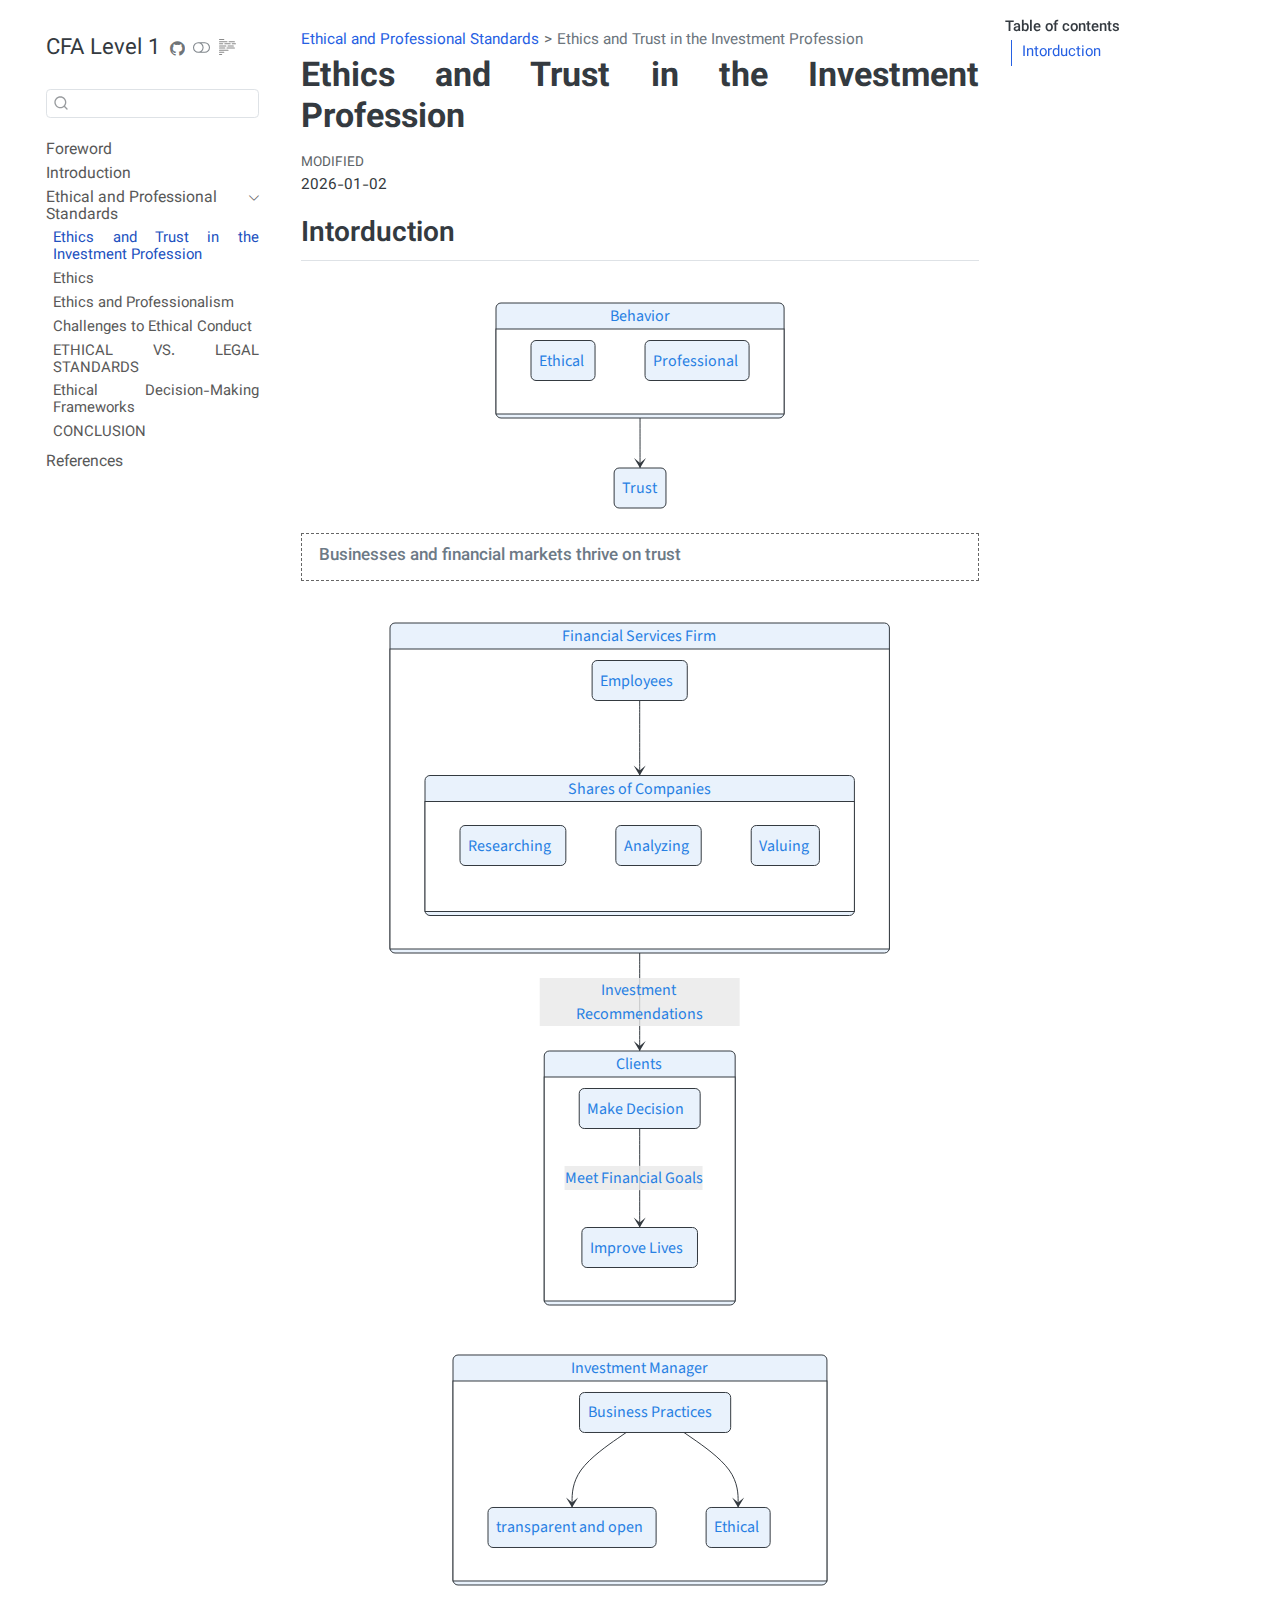
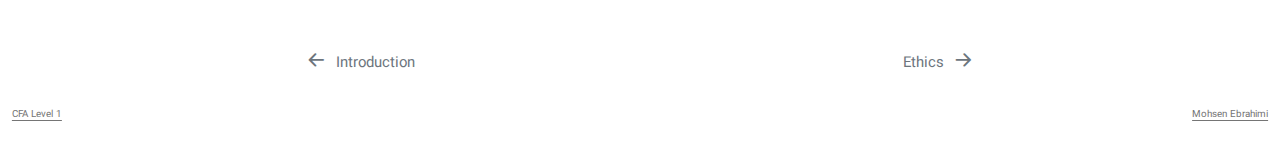
<file: docs/ethics/01/01.html>
<!DOCTYPE html>
<html xmlns="http://www.w3.org/1999/xhtml" lang="en" xml:lang="en" dir="ltr"><head>

<meta charset="utf-8">
<meta name="generator" content="quarto-1.8.26">

<meta name="viewport" content="width=device-width, initial-scale=1.0, user-scalable=yes">


<title>Ethics and Trust in the Investment Profession – CFA Level 1</title>
<style>
code{white-space: pre-wrap;}
span.smallcaps{font-variant: small-caps;}
div.columns{display: flex; gap: min(4vw, 1.5em);}
div.column{flex: auto; overflow-x: auto;}
div.hanging-indent{margin-left: 1.5em; text-indent: -1.5em;}
ul.task-list{list-style: none;}
ul.task-list li input[type="checkbox"] {
  width: 0.8em;
  margin: 0 0.8em 0.2em -1em; /* quarto-specific, see https://github.com/quarto-dev/quarto-cli/issues/4556 */ 
  vertical-align: middle;
}
</style>


<script src="../../site_libs/quarto-nav/quarto-nav.js"></script>
<script src="../../site_libs/quarto-nav/headroom.min.js"></script>
<script src="../../site_libs/clipboard/clipboard.min.js"></script>
<script src="../../site_libs/quarto-search/autocomplete.umd.js"></script>
<script src="../../site_libs/quarto-search/fuse.min.js"></script>
<script src="../../site_libs/quarto-search/quarto-search.js"></script>
<meta name="quarto:offset" content="../../">
<link href="../../ethics/01/02.html" rel="next">
<link href="../../intro.html" rel="prev">
<link href="../..//img/cover.png" rel="icon" type="image/png">
<script src="../../site_libs/quarto-html/quarto.js" type="module"></script>
<script src="../../site_libs/quarto-html/tabsets/tabsets.js" type="module"></script>
<script src="../../site_libs/quarto-html/axe/axe-check.js" type="module"></script>
<script src="../../site_libs/quarto-html/popper.min.js"></script>
<script src="../../site_libs/quarto-html/tippy.umd.min.js"></script>
<script src="../../site_libs/quarto-html/anchor.min.js"></script>
<link href="../../site_libs/quarto-html/tippy.css" rel="stylesheet">
<link href="../../site_libs/quarto-html/quarto-syntax-highlighting-587c61ba64f3a5504c4d52d930310e48.css" rel="stylesheet" class="quarto-color-scheme" id="quarto-text-highlighting-styles">
<link href="../../site_libs/quarto-html/quarto-syntax-highlighting-dark-b758ccaa5987ceb1b75504551e579abf.css" rel="stylesheet" class="quarto-color-scheme quarto-color-alternate" id="quarto-text-highlighting-styles">
<link href="../../site_libs/quarto-html/quarto-syntax-highlighting-587c61ba64f3a5504c4d52d930310e48.css" rel="stylesheet" class="quarto-color-scheme-extra" id="quarto-text-highlighting-styles">
<script src="../../site_libs/bootstrap/bootstrap.min.js"></script>
<link href="../../site_libs/bootstrap/bootstrap-icons.css" rel="stylesheet">
<link href="../../site_libs/bootstrap/bootstrap-733fe1eaae865d90baf58daa88b272c8.min.css" rel="stylesheet" append-hash="true" class="quarto-color-scheme" id="quarto-bootstrap" data-mode="light">
<link href="../../site_libs/bootstrap/bootstrap-dark-e22f6f1774086682b500d69e3c6b1549.min.css" rel="stylesheet" append-hash="true" class="quarto-color-scheme quarto-color-alternate" id="quarto-bootstrap" data-mode="dark">
<link href="../../site_libs/bootstrap/bootstrap-733fe1eaae865d90baf58daa88b272c8.min.css" rel="stylesheet" append-hash="true" class="quarto-color-scheme-extra" id="quarto-bootstrap" data-mode="light">
<script id="quarto-search-options" type="application/json">{
  "location": "sidebar",
  "copy-button": false,
  "collapse-after": 3,
  "panel-placement": "start",
  "type": "textbox",
  "limit": 50,
  "keyboard-shortcut": [
    "f",
    "/",
    "s"
  ],
  "show-item-context": false,
  "language": {
    "search-no-results-text": "No results",
    "search-matching-documents-text": "matching documents",
    "search-copy-link-title": "Copy link to search",
    "search-hide-matches-text": "Hide additional matches",
    "search-more-match-text": "more match in this document",
    "search-more-matches-text": "more matches in this document",
    "search-clear-button-title": "Clear",
    "search-text-placeholder": "",
    "search-detached-cancel-button-title": "Cancel",
    "search-submit-button-title": "Submit",
    "search-label": "Search"
  }
}</script>

<link rel="preconnect" href="https://fonts.googleapis.com">
<link rel="preconnect" href="https://fonts.gstatic.com" crossorigin="">



<script src="../../site_libs/quarto-diagram/mermaid.min.js"></script>
<script src="../../site_libs/quarto-diagram/mermaid-init.js"></script>
<link href="../../site_libs/quarto-diagram/mermaid.css" rel="stylesheet">


<link rel="stylesheet" href="https://fonts.googleapis.com/css2?family=Vazirmatn:wght@100;300&amp;display=swap">
<link rel="stylesheet" href="../../assets/css/custom.css">
<link rel="stylesheet" href="../../assets/css/style.css">
</head>

<body class="nav-sidebar floating quarto-light"><script id="quarto-html-before-body" type="application/javascript">
    const toggleBodyColorMode = (bsSheetEl) => {
      const mode = bsSheetEl.getAttribute("data-mode");
      const bodyEl = window.document.querySelector("body");
      if (mode === "dark") {
        bodyEl.classList.add("quarto-dark");
        bodyEl.classList.remove("quarto-light");
      } else {
        bodyEl.classList.add("quarto-light");
        bodyEl.classList.remove("quarto-dark");
      }
    }
    const toggleBodyColorPrimary = () => {
      const bsSheetEl = window.document.querySelector("link#quarto-bootstrap:not([rel=disabled-stylesheet])");
      if (bsSheetEl) {
        toggleBodyColorMode(bsSheetEl);
      }
    }
    const setColorSchemeToggle = (alternate) => {
      const toggles = window.document.querySelectorAll('.quarto-color-scheme-toggle');
      for (let i=0; i < toggles.length; i++) {
        const toggle = toggles[i];
        if (toggle) {
          if (alternate) {
            toggle.classList.add("alternate");
          } else {
            toggle.classList.remove("alternate");
          }
        }
      }
    };
    const toggleColorMode = (alternate) => {
      // Switch the stylesheets
      const primaryStylesheets = window.document.querySelectorAll('link.quarto-color-scheme:not(.quarto-color-alternate)');
      const alternateStylesheets = window.document.querySelectorAll('link.quarto-color-scheme.quarto-color-alternate');
      manageTransitions('#quarto-margin-sidebar .nav-link', false);
      if (alternate) {
        // note: dark is layered on light, we don't disable primary!
        enableStylesheet(alternateStylesheets);
        for (const sheetNode of alternateStylesheets) {
          if (sheetNode.id === "quarto-bootstrap") {
            toggleBodyColorMode(sheetNode);
          }
        }
      } else {
        disableStylesheet(alternateStylesheets);
        enableStylesheet(primaryStylesheets)
        toggleBodyColorPrimary();
      }
      manageTransitions('#quarto-margin-sidebar .nav-link', true);
      // Switch the toggles
      setColorSchemeToggle(alternate)
      // Hack to workaround the fact that safari doesn't
      // properly recolor the scrollbar when toggling (#1455)
      if (navigator.userAgent.indexOf('Safari') > 0 && navigator.userAgent.indexOf('Chrome') == -1) {
        manageTransitions("body", false);
        window.scrollTo(0, 1);
        setTimeout(() => {
          window.scrollTo(0, 0);
          manageTransitions("body", true);
        }, 40);
      }
    }
    const disableStylesheet = (stylesheets) => {
      for (let i=0; i < stylesheets.length; i++) {
        const stylesheet = stylesheets[i];
        stylesheet.rel = 'disabled-stylesheet';
      }
    }
    const enableStylesheet = (stylesheets) => {
      for (let i=0; i < stylesheets.length; i++) {
        const stylesheet = stylesheets[i];
        if(stylesheet.rel !== 'stylesheet') { // for Chrome, which will still FOUC without this check
          stylesheet.rel = 'stylesheet';
        }
      }
    }
    const manageTransitions = (selector, allowTransitions) => {
      const els = window.document.querySelectorAll(selector);
      for (let i=0; i < els.length; i++) {
        const el = els[i];
        if (allowTransitions) {
          el.classList.remove('notransition');
        } else {
          el.classList.add('notransition');
        }
      }
    }
    const isFileUrl = () => {
      return window.location.protocol === 'file:';
    }
    const hasAlternateSentinel = () => {
      let styleSentinel = getColorSchemeSentinel();
      if (styleSentinel !== null) {
        return styleSentinel === "alternate";
      } else {
        return false;
      }
    }
    const setStyleSentinel = (alternate) => {
      const value = alternate ? "alternate" : "default";
      if (!isFileUrl()) {
        window.localStorage.setItem("quarto-color-scheme", value);
      } else {
        localAlternateSentinel = value;
      }
    }
    const getColorSchemeSentinel = () => {
      if (!isFileUrl()) {
        const storageValue = window.localStorage.getItem("quarto-color-scheme");
        return storageValue != null ? storageValue : localAlternateSentinel;
      } else {
        return localAlternateSentinel;
      }
    }
    const toggleGiscusIfUsed = (isAlternate, darkModeDefault) => {
      const baseTheme = document.querySelector('#giscus-base-theme')?.value ?? 'light';
      const alternateTheme = document.querySelector('#giscus-alt-theme')?.value ?? 'dark';
      let newTheme = '';
      if(authorPrefersDark) {
        newTheme = isAlternate ? baseTheme : alternateTheme;
      } else {
        newTheme = isAlternate ? alternateTheme : baseTheme;
      }
      const changeGiscusTheme = () => {
        // From: https://github.com/giscus/giscus/issues/336
        const sendMessage = (message) => {
          const iframe = document.querySelector('iframe.giscus-frame');
          if (!iframe) return;
          iframe.contentWindow.postMessage({ giscus: message }, 'https://giscus.app');
        }
        sendMessage({
          setConfig: {
            theme: newTheme
          }
        });
      }
      const isGiscussLoaded = window.document.querySelector('iframe.giscus-frame') !== null;
      if (isGiscussLoaded) {
        changeGiscusTheme();
      }
    };
    const authorPrefersDark = false;
    const darkModeDefault = authorPrefersDark;
      document.querySelector('link#quarto-text-highlighting-styles.quarto-color-scheme-extra').rel = 'disabled-stylesheet';
      document.querySelector('link#quarto-bootstrap.quarto-color-scheme-extra').rel = 'disabled-stylesheet';
    let localAlternateSentinel = darkModeDefault ? 'alternate' : 'default';
    // Dark / light mode switch
    window.quartoToggleColorScheme = () => {
      // Read the current dark / light value
      let toAlternate = !hasAlternateSentinel();
      toggleColorMode(toAlternate);
      setStyleSentinel(toAlternate);
      toggleGiscusIfUsed(toAlternate, darkModeDefault);
      window.dispatchEvent(new Event('resize'));
    };
    // Switch to dark mode if need be
    if (hasAlternateSentinel()) {
      toggleColorMode(true);
    } else {
      toggleColorMode(false);
    }
  </script>

<div id="quarto-search-results"></div>
  <header id="quarto-header" class="headroom fixed-top">
  <nav class="quarto-secondary-nav">
    <div class="container-fluid d-flex">
      <button type="button" class="quarto-btn-toggle btn" data-bs-toggle="collapse" role="button" data-bs-target=".quarto-sidebar-collapse-item" aria-controls="quarto-sidebar" aria-expanded="false" aria-label="Toggle sidebar navigation" onclick="if (window.quartoToggleHeadroom) { window.quartoToggleHeadroom(); }">
        <i class="bi bi-layout-text-sidebar-reverse"></i>
      </button>
        <nav class="quarto-page-breadcrumbs" aria-label="breadcrumb"><ol class="breadcrumb"><li class="breadcrumb-item"><a href="../../ethics/01/01.html">Ethical and Professional Standards</a></li><li class="breadcrumb-item"><a href="../../ethics/01/01.html"><span class="chapter-title">Ethics and Trust in the Investment Profession</span></a></li></ol></nav>
        <a class="flex-grow-1" role="navigation" data-bs-toggle="collapse" data-bs-target=".quarto-sidebar-collapse-item" aria-controls="quarto-sidebar" aria-expanded="false" aria-label="Toggle sidebar navigation" onclick="if (window.quartoToggleHeadroom) { window.quartoToggleHeadroom(); }">      
        </a>
      <button type="button" class="btn quarto-search-button" aria-label="Search" onclick="window.quartoOpenSearch();">
        <i class="bi bi-search"></i>
      </button>
    </div>
  </nav>
</header>
<!-- content -->
<div id="quarto-content" class="quarto-container page-columns page-rows-contents page-layout-article">
<!-- sidebar -->
  <nav id="quarto-sidebar" class="sidebar collapse collapse-horizontal quarto-sidebar-collapse-item sidebar-navigation floating overflow-auto">
    <div class="pt-lg-2 mt-2 text-left sidebar-header">
    <div class="sidebar-title mb-0 py-0">
      <a href="../../">CFA Level 1</a> 
        <div class="sidebar-tools-main tools-wide">
    <a href="https://github.com/mohsenebrahimyir/cfa-level-1/" title="Source Code" class="quarto-navigation-tool px-1" aria-label="Source Code"><i class="bi bi-github"></i></a>
  <a href="" class="quarto-color-scheme-toggle quarto-navigation-tool  px-1" onclick="window.quartoToggleColorScheme(); return false;" title="Toggle dark mode"><i class="bi"></i></a>
  <a href="" class="quarto-reader-toggle quarto-navigation-tool px-1" onclick="window.quartoToggleReader(); return false;" title="Toggle reader mode">
  <div class="quarto-reader-toggle-btn">
  <i class="bi"></i>
  </div>
</a>
</div>
    </div>
      </div>
        <div class="mt-2 flex-shrink-0 align-items-center">
        <div class="sidebar-search">
        <div id="quarto-search" class="" title="Search"></div>
        </div>
        </div>
    <div class="sidebar-menu-container"> 
    <ul class="list-unstyled mt-1">
        <li class="sidebar-item">
  <div class="sidebar-item-container"> 
  <a href="../../index.html" class="sidebar-item-text sidebar-link">
 <span class="menu-text">Foreword</span></a>
  </div>
</li>
        <li class="sidebar-item">
  <div class="sidebar-item-container"> 
  <a href="../../intro.html" class="sidebar-item-text sidebar-link">
 <span class="menu-text">Introduction</span></a>
  </div>
</li>
        <li class="sidebar-item sidebar-item-section">
      <div class="sidebar-item-container"> 
            <a class="sidebar-item-text sidebar-link text-start" data-bs-toggle="collapse" data-bs-target="#quarto-sidebar-section-1" role="navigation" aria-expanded="true">
 <span class="menu-text">Ethical and Professional Standards</span></a>
          <a class="sidebar-item-toggle text-start" data-bs-toggle="collapse" data-bs-target="#quarto-sidebar-section-1" role="navigation" aria-expanded="true" aria-label="Toggle section">
            <i class="bi bi-chevron-right ms-2"></i>
          </a> 
      </div>
      <ul id="quarto-sidebar-section-1" class="collapse list-unstyled sidebar-section depth1 show">  
          <li class="sidebar-item">
  <div class="sidebar-item-container"> 
  <a href="../../ethics/01/01.html" class="sidebar-item-text sidebar-link active"><span class="chapter-title">Ethics and Trust in the Investment Profession</span></a>
  </div>
</li>
          <li class="sidebar-item">
  <div class="sidebar-item-container"> 
  <a href="../../ethics/01/02.html" class="sidebar-item-text sidebar-link"><span class="chapter-title">Ethics</span></a>
  </div>
</li>
          <li class="sidebar-item">
  <div class="sidebar-item-container"> 
  <a href="../../ethics/01/03.html" class="sidebar-item-text sidebar-link"><span class="chapter-title">Ethics and Professionalism</span></a>
  </div>
</li>
          <li class="sidebar-item">
  <div class="sidebar-item-container"> 
  <a href="../../ethics/01/04.html" class="sidebar-item-text sidebar-link"><span class="chapter-title">Challenges to Ethical Conduct</span></a>
  </div>
</li>
          <li class="sidebar-item">
  <div class="sidebar-item-container"> 
  <a href="../../ethics/01/05.html" class="sidebar-item-text sidebar-link"><span class="chapter-title">ETHICAL VS. LEGAL STANDARDS</span></a>
  </div>
</li>
          <li class="sidebar-item">
  <div class="sidebar-item-container"> 
  <a href="../../ethics/01/06.html" class="sidebar-item-text sidebar-link"><span class="chapter-title">Ethical Decision-Making Frameworks</span></a>
  </div>
</li>
          <li class="sidebar-item">
  <div class="sidebar-item-container"> 
  <a href="../../ethics/01/07.html" class="sidebar-item-text sidebar-link"><span class="chapter-title">CONCLUSION</span></a>
  </div>
</li>
      </ul>
  </li>
        <li class="sidebar-item">
  <div class="sidebar-item-container"> 
  <a href="../../references.html" class="sidebar-item-text sidebar-link">
 <span class="menu-text">References</span></a>
  </div>
</li>
    </ul>
    </div>
</nav>
<div id="quarto-sidebar-glass" class="quarto-sidebar-collapse-item" data-bs-toggle="collapse" data-bs-target=".quarto-sidebar-collapse-item"></div>
<!-- margin-sidebar -->
    <div id="quarto-margin-sidebar" class="sidebar margin-sidebar">
        <nav id="TOC" role="doc-toc" class="toc-active">
    <h2 id="toc-title">Table of contents</h2>
   
  <ul>
  <li><a href="#intorduction" id="toc-intorduction" class="nav-link active" data-scroll-target="#intorduction">Intorduction</a></li>
  </ul>
</nav>
    </div>
<!-- main -->
<main class="content" id="quarto-document-content">


<header id="title-block-header" class="quarto-title-block default"><nav class="quarto-page-breadcrumbs quarto-title-breadcrumbs d-none d-lg-block" aria-label="breadcrumb"><ol class="breadcrumb"><li class="breadcrumb-item"><a href="../../ethics/01/01.html">Ethical and Professional Standards</a></li><li class="breadcrumb-item"><a href="../../ethics/01/01.html"><span class="chapter-title">Ethics and Trust in the Investment Profession</span></a></li></ol></nav>
<div class="quarto-title">
<h1 class="title"><span class="chapter-title">Ethics and Trust in the Investment Profession</span></h1>
</div>



<div class="quarto-title-meta">

    
  
    <div>
    <div class="quarto-title-meta-heading">Modified</div>
    <div class="quarto-title-meta-contents">
      <p class="date-modified">2026-01-02</p>
    </div>
  </div>
    
  </div>
  


</header>


<section id="intorduction" class="level2">
<h2 class="anchored" data-anchor-id="intorduction">Intorduction</h2>
<div class="cell" data-layout-align="center">
<div class="cell-output-display">
<div>
<p></p><figure class="figure"><p></p>
<div>
<pre class="mermaid mermaid-js">stateDiagram-v2
    state Behavior {
        Ethical
        Professional
    }

    Behavior --&gt; Trust
</pre>
</div>
<p></p></figure><p></p>
</div>
</div>
</div>
<blockquote class="blockquote">
<p>Businesses and financial markets thrive on trust</p>
</blockquote>
<div class="cell" data-layout-align="center">
<div class="cell-output-display">
<div>
<p></p><figure class="figure"><p></p>
<div>
<pre class="mermaid mermaid-js">stateDiagram-v2

    FinancialServicesFirm: Financial Services Firm
    state FinancialServicesFirm {
        SharesOfCompanies: Shares of Companies
        Employees --&gt; SharesOfCompanies
        state SharesOfCompanies {
            Researching
            Analyzing
            Valuing
        }
    }

    FinancialServicesFirm --&gt; Clients: Investment Recommendations
    state Clients {
        MakeDecision: Make Decision
        ImproveLives: Improve Lives

        MakeDecision --&gt; ImproveLives: Meet Financial Goals
    }
</pre>
</div>
<p></p></figure><p></p>
</div>
</div>
</div>
<div class="cell" data-layout-align="center">
<div class="cell-output-display">
<div>
<p></p><figure class="figure"><p></p>
<div>
<pre class="mermaid mermaid-js">stateDiagram-v2
    im: Investment Manager
    state im {
        bp: Business Practices
        to: transparent and open
        e: Ethical

        bp --&gt; to
        bp --&gt; e
    }

    
</pre>
</div>
<p></p></figure><p></p>
</div>
</div>
</div>


</section>

</main> <!-- /main -->
<script id="quarto-html-after-body" type="application/javascript">
  window.document.addEventListener("DOMContentLoaded", function (event) {
    // Ensure there is a toggle, if there isn't float one in the top right
    if (window.document.querySelector('.quarto-color-scheme-toggle') === null) {
      const a = window.document.createElement('a');
      a.classList.add('top-right');
      a.classList.add('quarto-color-scheme-toggle');
      a.href = "";
      a.onclick = function() { try { window.quartoToggleColorScheme(); } catch {} return false; };
      const i = window.document.createElement("i");
      i.classList.add('bi');
      a.appendChild(i);
      window.document.body.appendChild(a);
    }
    setColorSchemeToggle(hasAlternateSentinel())
    const icon = "";
    const anchorJS = new window.AnchorJS();
    anchorJS.options = {
      placement: 'right',
      icon: icon
    };
    anchorJS.add('.anchored');
    const isCodeAnnotation = (el) => {
      for (const clz of el.classList) {
        if (clz.startsWith('code-annotation-')) {                     
          return true;
        }
      }
      return false;
    }
    const onCopySuccess = function(e) {
      // button target
      const button = e.trigger;
      // don't keep focus
      button.blur();
      // flash "checked"
      button.classList.add('code-copy-button-checked');
      var currentTitle = button.getAttribute("title");
      button.setAttribute("title", "Copied!");
      let tooltip;
      if (window.bootstrap) {
        button.setAttribute("data-bs-toggle", "tooltip");
        button.setAttribute("data-bs-placement", "left");
        button.setAttribute("data-bs-title", "Copied!");
        tooltip = new bootstrap.Tooltip(button, 
          { trigger: "manual", 
            customClass: "code-copy-button-tooltip",
            offset: [0, -8]});
        tooltip.show();    
      }
      setTimeout(function() {
        if (tooltip) {
          tooltip.hide();
          button.removeAttribute("data-bs-title");
          button.removeAttribute("data-bs-toggle");
          button.removeAttribute("data-bs-placement");
        }
        button.setAttribute("title", currentTitle);
        button.classList.remove('code-copy-button-checked');
      }, 1000);
      // clear code selection
      e.clearSelection();
    }
    const getTextToCopy = function(trigger) {
      const outerScaffold = trigger.parentElement.cloneNode(true);
      const codeEl = outerScaffold.querySelector('code');
      for (const childEl of codeEl.children) {
        if (isCodeAnnotation(childEl)) {
          childEl.remove();
        }
      }
      return codeEl.innerText;
    }
    const clipboard = new window.ClipboardJS('.code-copy-button:not([data-in-quarto-modal])', {
      text: getTextToCopy
    });
    clipboard.on('success', onCopySuccess);
    if (window.document.getElementById('quarto-embedded-source-code-modal')) {
      const clipboardModal = new window.ClipboardJS('.code-copy-button[data-in-quarto-modal]', {
        text: getTextToCopy,
        container: window.document.getElementById('quarto-embedded-source-code-modal')
      });
      clipboardModal.on('success', onCopySuccess);
    }
      var localhostRegex = new RegExp(/^(?:http|https):\/\/localhost\:?[0-9]*\//);
      var mailtoRegex = new RegExp(/^mailto:/);
        var filterRegex = new RegExp("https:\/\/mohsenebrahimyir\.github\.io\/cfa-level-1\/");
      var isInternal = (href) => {
          return filterRegex.test(href) || localhostRegex.test(href) || mailtoRegex.test(href);
      }
      // Inspect non-navigation links and adorn them if external
     var links = window.document.querySelectorAll('a[href]:not(.nav-link):not(.navbar-brand):not(.toc-action):not(.sidebar-link):not(.sidebar-item-toggle):not(.pagination-link):not(.no-external):not([aria-hidden]):not(.dropdown-item):not(.quarto-navigation-tool):not(.about-link)');
      for (var i=0; i<links.length; i++) {
        const link = links[i];
        if (!isInternal(link.href)) {
          // undo the damage that might have been done by quarto-nav.js in the case of
          // links that we want to consider external
          if (link.dataset.originalHref !== undefined) {
            link.href = link.dataset.originalHref;
          }
        }
      }
    function tippyHover(el, contentFn, onTriggerFn, onUntriggerFn) {
      const config = {
        allowHTML: true,
        maxWidth: 500,
        delay: 100,
        arrow: false,
        appendTo: function(el) {
            return el.parentElement;
        },
        interactive: true,
        interactiveBorder: 10,
        theme: 'quarto',
        placement: 'bottom-start',
      };
      if (contentFn) {
        config.content = contentFn;
      }
      if (onTriggerFn) {
        config.onTrigger = onTriggerFn;
      }
      if (onUntriggerFn) {
        config.onUntrigger = onUntriggerFn;
      }
      window.tippy(el, config); 
    }
    const noterefs = window.document.querySelectorAll('a[role="doc-noteref"]');
    for (var i=0; i<noterefs.length; i++) {
      const ref = noterefs[i];
      tippyHover(ref, function() {
        // use id or data attribute instead here
        let href = ref.getAttribute('data-footnote-href') || ref.getAttribute('href');
        try { href = new URL(href).hash; } catch {}
        const id = href.replace(/^#\/?/, "");
        const note = window.document.getElementById(id);
        if (note) {
          return note.innerHTML;
        } else {
          return "";
        }
      });
    }
    const xrefs = window.document.querySelectorAll('a.quarto-xref');
    const processXRef = (id, note) => {
      // Strip column container classes
      const stripColumnClz = (el) => {
        el.classList.remove("page-full", "page-columns");
        if (el.children) {
          for (const child of el.children) {
            stripColumnClz(child);
          }
        }
      }
      stripColumnClz(note)
      if (id === null || id.startsWith('sec-')) {
        // Special case sections, only their first couple elements
        const container = document.createElement("div");
        if (note.children && note.children.length > 2) {
          container.appendChild(note.children[0].cloneNode(true));
          for (let i = 1; i < note.children.length; i++) {
            const child = note.children[i];
            if (child.tagName === "P" && child.innerText === "") {
              continue;
            } else {
              container.appendChild(child.cloneNode(true));
              break;
            }
          }
          if (window.Quarto?.typesetMath) {
            window.Quarto.typesetMath(container);
          }
          return container.innerHTML
        } else {
          if (window.Quarto?.typesetMath) {
            window.Quarto.typesetMath(note);
          }
          return note.innerHTML;
        }
      } else {
        // Remove any anchor links if they are present
        const anchorLink = note.querySelector('a.anchorjs-link');
        if (anchorLink) {
          anchorLink.remove();
        }
        if (window.Quarto?.typesetMath) {
          window.Quarto.typesetMath(note);
        }
        if (note.classList.contains("callout")) {
          return note.outerHTML;
        } else {
          return note.innerHTML;
        }
      }
    }
    for (var i=0; i<xrefs.length; i++) {
      const xref = xrefs[i];
      tippyHover(xref, undefined, function(instance) {
        instance.disable();
        let url = xref.getAttribute('href');
        let hash = undefined; 
        if (url.startsWith('#')) {
          hash = url;
        } else {
          try { hash = new URL(url).hash; } catch {}
        }
        if (hash) {
          const id = hash.replace(/^#\/?/, "");
          const note = window.document.getElementById(id);
          if (note !== null) {
            try {
              const html = processXRef(id, note.cloneNode(true));
              instance.setContent(html);
            } finally {
              instance.enable();
              instance.show();
            }
          } else {
            // See if we can fetch this
            fetch(url.split('#')[0])
            .then(res => res.text())
            .then(html => {
              const parser = new DOMParser();
              const htmlDoc = parser.parseFromString(html, "text/html");
              const note = htmlDoc.getElementById(id);
              if (note !== null) {
                const html = processXRef(id, note);
                instance.setContent(html);
              } 
            }).finally(() => {
              instance.enable();
              instance.show();
            });
          }
        } else {
          // See if we can fetch a full url (with no hash to target)
          // This is a special case and we should probably do some content thinning / targeting
          fetch(url)
          .then(res => res.text())
          .then(html => {
            const parser = new DOMParser();
            const htmlDoc = parser.parseFromString(html, "text/html");
            const note = htmlDoc.querySelector('main.content');
            if (note !== null) {
              // This should only happen for chapter cross references
              // (since there is no id in the URL)
              // remove the first header
              if (note.children.length > 0 && note.children[0].tagName === "HEADER") {
                note.children[0].remove();
              }
              const html = processXRef(null, note);
              instance.setContent(html);
            } 
          }).finally(() => {
            instance.enable();
            instance.show();
          });
        }
      }, function(instance) {
      });
    }
        let selectedAnnoteEl;
        const selectorForAnnotation = ( cell, annotation) => {
          let cellAttr = 'data-code-cell="' + cell + '"';
          let lineAttr = 'data-code-annotation="' +  annotation + '"';
          const selector = 'span[' + cellAttr + '][' + lineAttr + ']';
          return selector;
        }
        const selectCodeLines = (annoteEl) => {
          const doc = window.document;
          const targetCell = annoteEl.getAttribute("data-target-cell");
          const targetAnnotation = annoteEl.getAttribute("data-target-annotation");
          const annoteSpan = window.document.querySelector(selectorForAnnotation(targetCell, targetAnnotation));
          const lines = annoteSpan.getAttribute("data-code-lines").split(",");
          const lineIds = lines.map((line) => {
            return targetCell + "-" + line;
          })
          let top = null;
          let height = null;
          let parent = null;
          if (lineIds.length > 0) {
              //compute the position of the single el (top and bottom and make a div)
              const el = window.document.getElementById(lineIds[0]);
              top = el.offsetTop;
              height = el.offsetHeight;
              parent = el.parentElement.parentElement;
            if (lineIds.length > 1) {
              const lastEl = window.document.getElementById(lineIds[lineIds.length - 1]);
              const bottom = lastEl.offsetTop + lastEl.offsetHeight;
              height = bottom - top;
            }
            if (top !== null && height !== null && parent !== null) {
              // cook up a div (if necessary) and position it 
              let div = window.document.getElementById("code-annotation-line-highlight");
              if (div === null) {
                div = window.document.createElement("div");
                div.setAttribute("id", "code-annotation-line-highlight");
                div.style.position = 'absolute';
                parent.appendChild(div);
              }
              div.style.top = top - 2 + "px";
              div.style.height = height + 4 + "px";
              div.style.left = 0;
              let gutterDiv = window.document.getElementById("code-annotation-line-highlight-gutter");
              if (gutterDiv === null) {
                gutterDiv = window.document.createElement("div");
                gutterDiv.setAttribute("id", "code-annotation-line-highlight-gutter");
                gutterDiv.style.position = 'absolute';
                const codeCell = window.document.getElementById(targetCell);
                const gutter = codeCell.querySelector('.code-annotation-gutter');
                gutter.appendChild(gutterDiv);
              }
              gutterDiv.style.top = top - 2 + "px";
              gutterDiv.style.height = height + 4 + "px";
            }
            selectedAnnoteEl = annoteEl;
          }
        };
        const unselectCodeLines = () => {
          const elementsIds = ["code-annotation-line-highlight", "code-annotation-line-highlight-gutter"];
          elementsIds.forEach((elId) => {
            const div = window.document.getElementById(elId);
            if (div) {
              div.remove();
            }
          });
          selectedAnnoteEl = undefined;
        };
          // Handle positioning of the toggle
      window.addEventListener(
        "resize",
        throttle(() => {
          elRect = undefined;
          if (selectedAnnoteEl) {
            selectCodeLines(selectedAnnoteEl);
          }
        }, 10)
      );
      function throttle(fn, ms) {
      let throttle = false;
      let timer;
        return (...args) => {
          if(!throttle) { // first call gets through
              fn.apply(this, args);
              throttle = true;
          } else { // all the others get throttled
              if(timer) clearTimeout(timer); // cancel #2
              timer = setTimeout(() => {
                fn.apply(this, args);
                timer = throttle = false;
              }, ms);
          }
        };
      }
        // Attach click handler to the DT
        const annoteDls = window.document.querySelectorAll('dt[data-target-cell]');
        for (const annoteDlNode of annoteDls) {
          annoteDlNode.addEventListener('click', (event) => {
            const clickedEl = event.target;
            if (clickedEl !== selectedAnnoteEl) {
              unselectCodeLines();
              const activeEl = window.document.querySelector('dt[data-target-cell].code-annotation-active');
              if (activeEl) {
                activeEl.classList.remove('code-annotation-active');
              }
              selectCodeLines(clickedEl);
              clickedEl.classList.add('code-annotation-active');
            } else {
              // Unselect the line
              unselectCodeLines();
              clickedEl.classList.remove('code-annotation-active');
            }
          });
        }
    const findCites = (el) => {
      const parentEl = el.parentElement;
      if (parentEl) {
        const cites = parentEl.dataset.cites;
        if (cites) {
          return {
            el,
            cites: cites.split(' ')
          };
        } else {
          return findCites(el.parentElement)
        }
      } else {
        return undefined;
      }
    };
    var bibliorefs = window.document.querySelectorAll('a[role="doc-biblioref"]');
    for (var i=0; i<bibliorefs.length; i++) {
      const ref = bibliorefs[i];
      const citeInfo = findCites(ref);
      if (citeInfo) {
        tippyHover(citeInfo.el, function() {
          var popup = window.document.createElement('div');
          citeInfo.cites.forEach(function(cite) {
            var citeDiv = window.document.createElement('div');
            citeDiv.classList.add('hanging-indent');
            citeDiv.classList.add('csl-entry');
            var biblioDiv = window.document.getElementById('ref-' + cite);
            if (biblioDiv) {
              citeDiv.innerHTML = biblioDiv.innerHTML;
            }
            popup.appendChild(citeDiv);
          });
          return popup.innerHTML;
        });
      }
    }
  });
  </script>
<nav class="page-navigation">
  <div class="nav-page nav-page-previous">
      <a href="../../intro.html" class="pagination-link" aria-label="Introduction">
        <i class="bi bi-arrow-left-short"></i> <span class="nav-page-text">Introduction</span>
      </a>          
  </div>
  <div class="nav-page nav-page-next">
      <a href="../../ethics/01/02.html" class="pagination-link" aria-label="Ethics">
        <span class="nav-page-text"><span class="chapter-title">Ethics</span></span> <i class="bi bi-arrow-right-short"></i>
      </a>
  </div>
</nav>
</div> <!-- /content -->
<footer class="footer">
  <div class="nav-footer">
    <div class="nav-footer-left">
<p><a href="../../index.html">CFA Level 1</a></p>
</div>   
    <div class="nav-footer-center">
      &nbsp;
    </div>
    <div class="nav-footer-right">
<p><a href="https://mohsenebrahimy.ir/">Mohsen Ebrahimi</a></p>
</div>
  </div>
</footer>




</body></html>
</file>
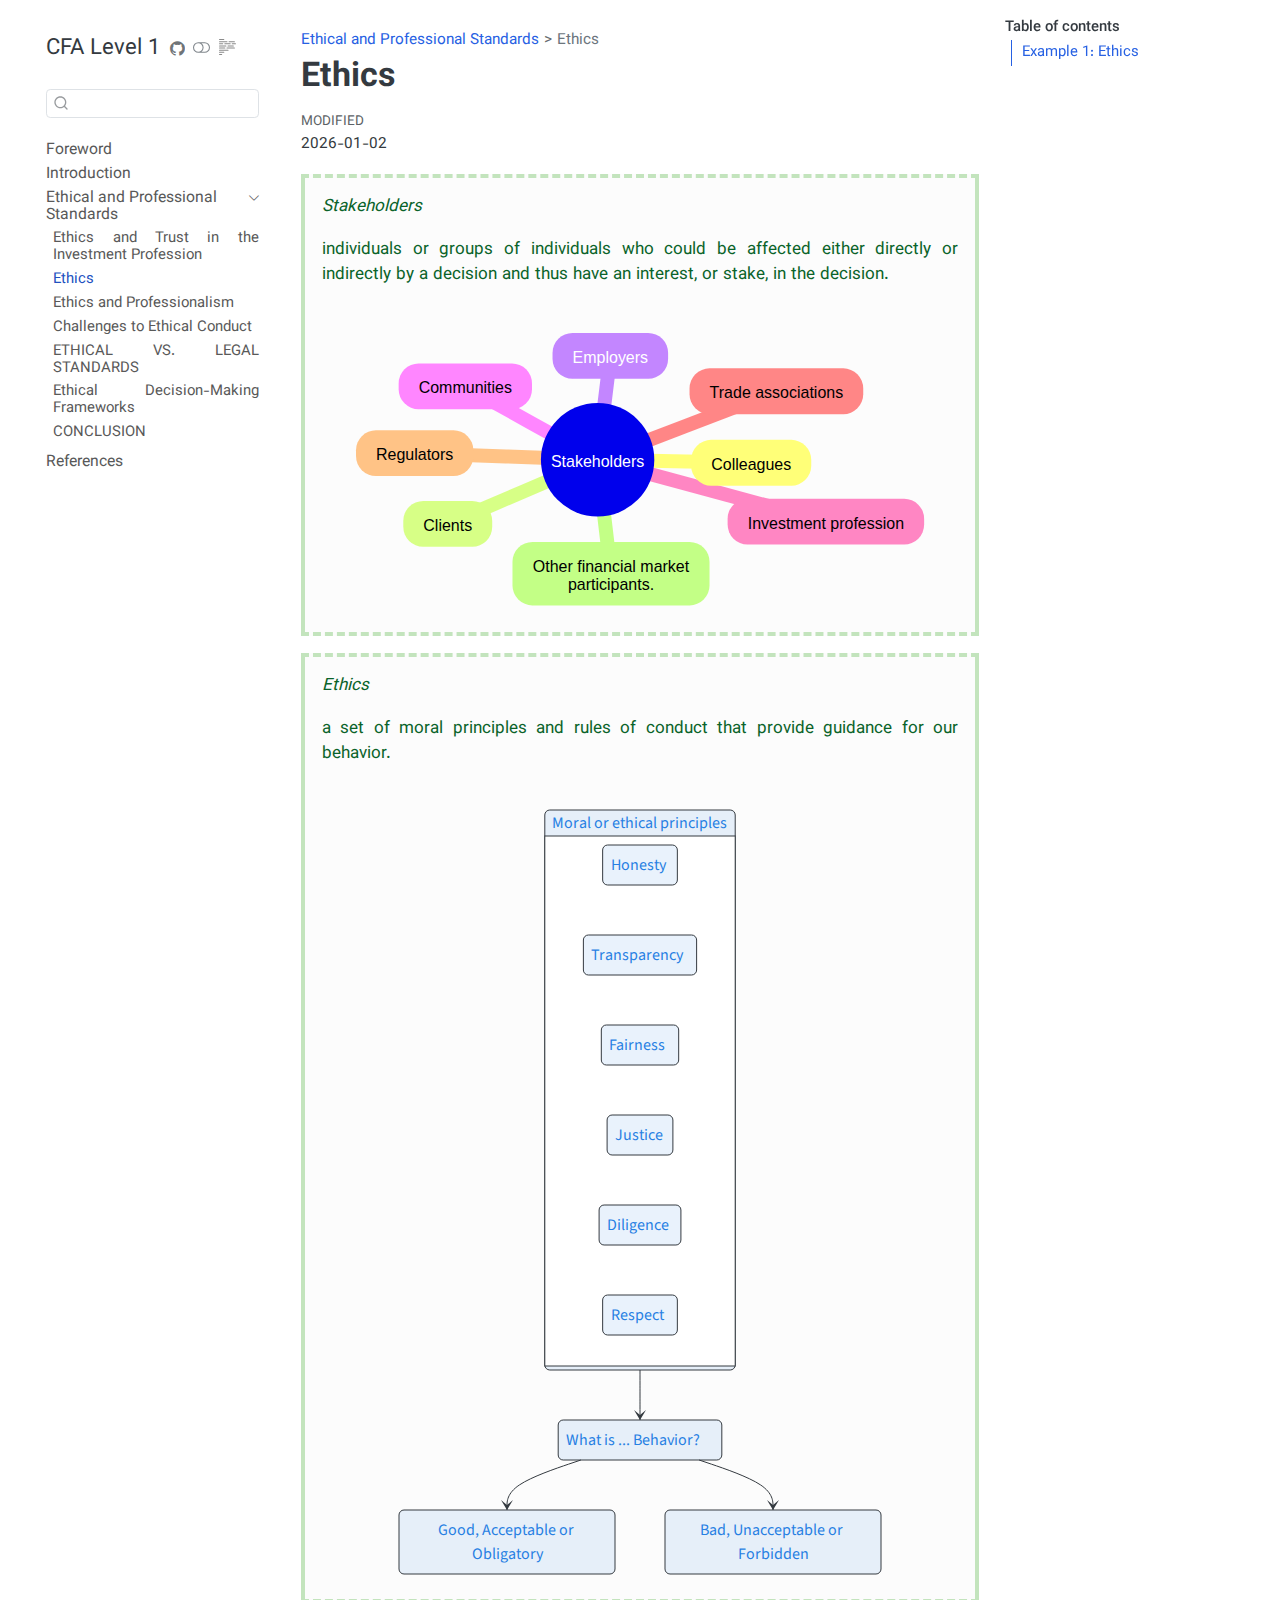
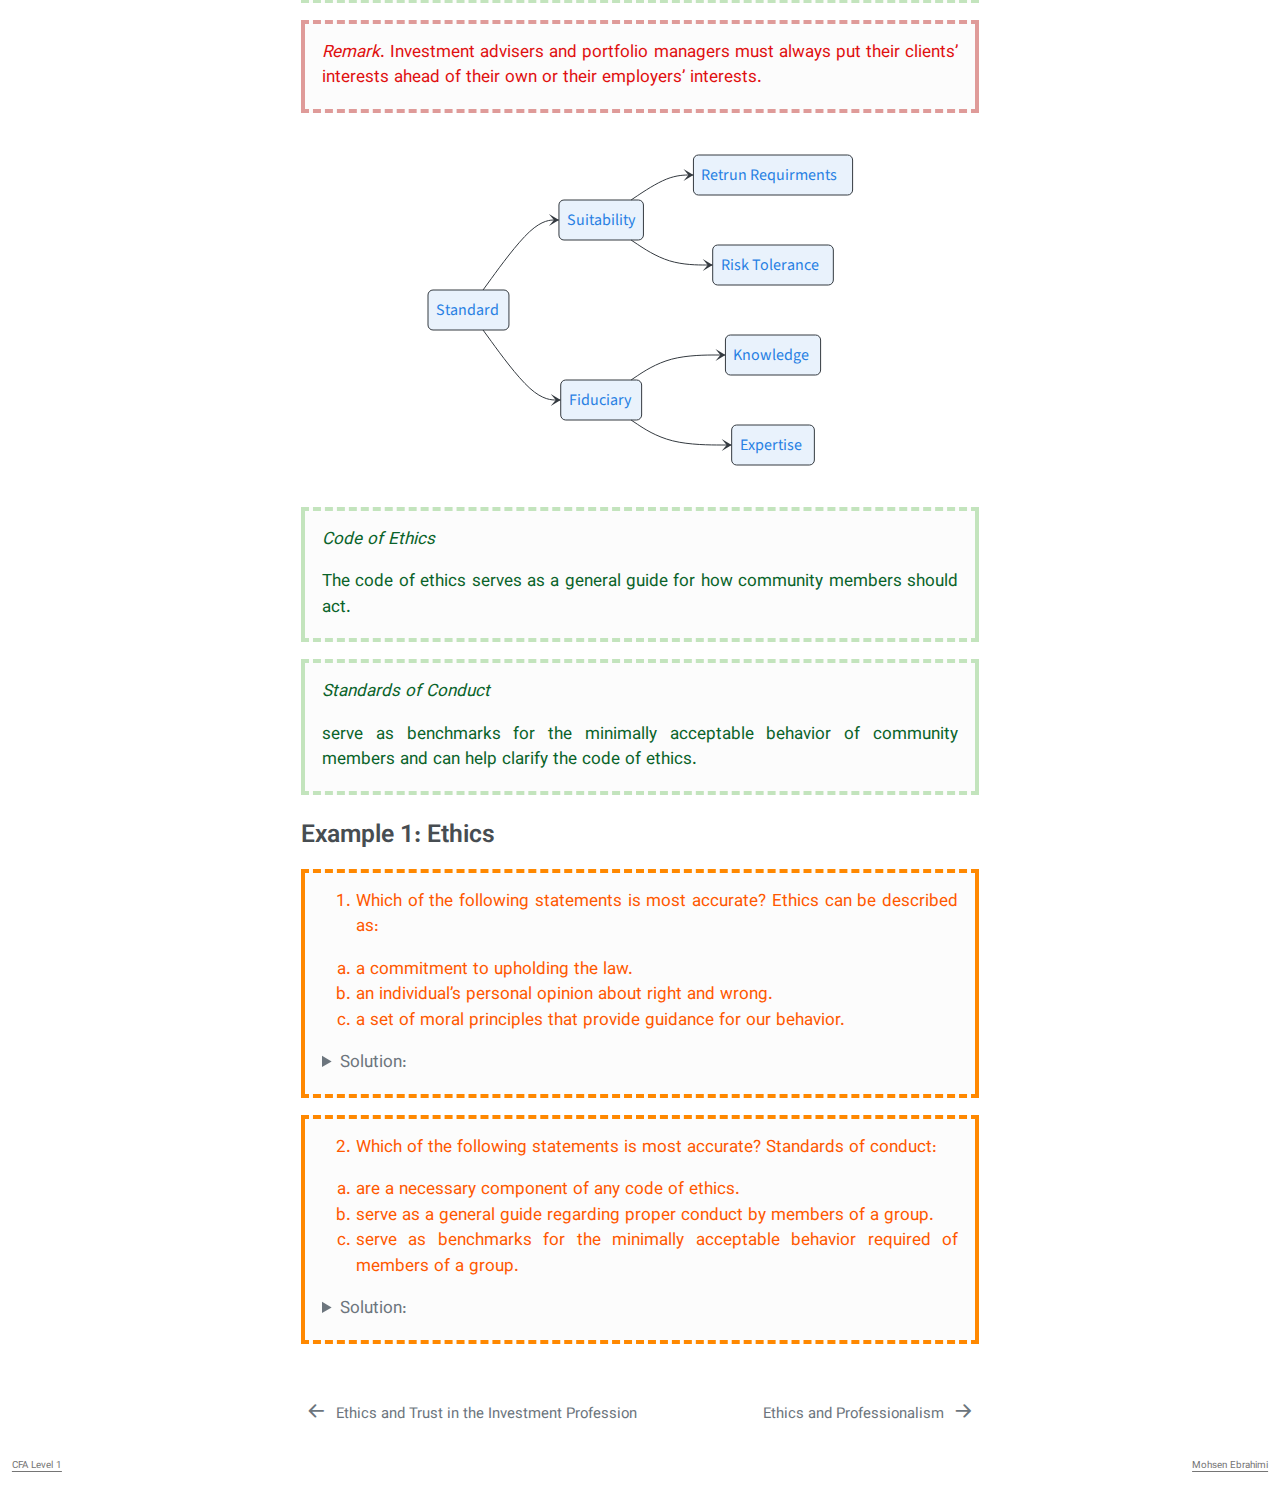
<file: docs/ethics/01/02.html>
<!DOCTYPE html>
<html xmlns="http://www.w3.org/1999/xhtml" lang="en" xml:lang="en" dir="ltr"><head>

<meta charset="utf-8">
<meta name="generator" content="quarto-1.8.26">

<meta name="viewport" content="width=device-width, initial-scale=1.0, user-scalable=yes">


<title>Ethics – CFA Level 1</title>
<style>
code{white-space: pre-wrap;}
span.smallcaps{font-variant: small-caps;}
div.columns{display: flex; gap: min(4vw, 1.5em);}
div.column{flex: auto; overflow-x: auto;}
div.hanging-indent{margin-left: 1.5em; text-indent: -1.5em;}
ul.task-list{list-style: none;}
ul.task-list li input[type="checkbox"] {
  width: 0.8em;
  margin: 0 0.8em 0.2em -1em; /* quarto-specific, see https://github.com/quarto-dev/quarto-cli/issues/4556 */ 
  vertical-align: middle;
}
</style>


<script src="../../site_libs/quarto-nav/quarto-nav.js"></script>
<script src="../../site_libs/quarto-nav/headroom.min.js"></script>
<script src="../../site_libs/clipboard/clipboard.min.js"></script>
<script src="../../site_libs/quarto-search/autocomplete.umd.js"></script>
<script src="../../site_libs/quarto-search/fuse.min.js"></script>
<script src="../../site_libs/quarto-search/quarto-search.js"></script>
<meta name="quarto:offset" content="../../">
<link href="../../ethics/01/03.html" rel="next">
<link href="../../ethics/01/01.html" rel="prev">
<link href="../..//img/cover.png" rel="icon" type="image/png">
<script src="../../site_libs/quarto-html/quarto.js" type="module"></script>
<script src="../../site_libs/quarto-html/tabsets/tabsets.js" type="module"></script>
<script src="../../site_libs/quarto-html/axe/axe-check.js" type="module"></script>
<script src="../../site_libs/quarto-html/popper.min.js"></script>
<script src="../../site_libs/quarto-html/tippy.umd.min.js"></script>
<script src="../../site_libs/quarto-html/anchor.min.js"></script>
<link href="../../site_libs/quarto-html/tippy.css" rel="stylesheet">
<link href="../../site_libs/quarto-html/quarto-syntax-highlighting-587c61ba64f3a5504c4d52d930310e48.css" rel="stylesheet" class="quarto-color-scheme" id="quarto-text-highlighting-styles">
<link href="../../site_libs/quarto-html/quarto-syntax-highlighting-dark-b758ccaa5987ceb1b75504551e579abf.css" rel="stylesheet" class="quarto-color-scheme quarto-color-alternate" id="quarto-text-highlighting-styles">
<link href="../../site_libs/quarto-html/quarto-syntax-highlighting-587c61ba64f3a5504c4d52d930310e48.css" rel="stylesheet" class="quarto-color-scheme-extra" id="quarto-text-highlighting-styles">
<script src="../../site_libs/bootstrap/bootstrap.min.js"></script>
<link href="../../site_libs/bootstrap/bootstrap-icons.css" rel="stylesheet">
<link href="../../site_libs/bootstrap/bootstrap-733fe1eaae865d90baf58daa88b272c8.min.css" rel="stylesheet" append-hash="true" class="quarto-color-scheme" id="quarto-bootstrap" data-mode="light">
<link href="../../site_libs/bootstrap/bootstrap-dark-e22f6f1774086682b500d69e3c6b1549.min.css" rel="stylesheet" append-hash="true" class="quarto-color-scheme quarto-color-alternate" id="quarto-bootstrap" data-mode="dark">
<link href="../../site_libs/bootstrap/bootstrap-733fe1eaae865d90baf58daa88b272c8.min.css" rel="stylesheet" append-hash="true" class="quarto-color-scheme-extra" id="quarto-bootstrap" data-mode="light">
<script id="quarto-search-options" type="application/json">{
  "location": "sidebar",
  "copy-button": false,
  "collapse-after": 3,
  "panel-placement": "start",
  "type": "textbox",
  "limit": 50,
  "keyboard-shortcut": [
    "f",
    "/",
    "s"
  ],
  "show-item-context": false,
  "language": {
    "search-no-results-text": "No results",
    "search-matching-documents-text": "matching documents",
    "search-copy-link-title": "Copy link to search",
    "search-hide-matches-text": "Hide additional matches",
    "search-more-match-text": "more match in this document",
    "search-more-matches-text": "more matches in this document",
    "search-clear-button-title": "Clear",
    "search-text-placeholder": "",
    "search-detached-cancel-button-title": "Cancel",
    "search-submit-button-title": "Submit",
    "search-label": "Search"
  }
}</script>

<link rel="preconnect" href="https://fonts.googleapis.com">
<link rel="preconnect" href="https://fonts.gstatic.com" crossorigin="">



<script src="../../site_libs/quarto-diagram/mermaid.min.js"></script>
<script src="../../site_libs/quarto-diagram/mermaid-init.js"></script>
<link href="../../site_libs/quarto-diagram/mermaid.css" rel="stylesheet">


<link rel="stylesheet" href="https://fonts.googleapis.com/css2?family=Vazirmatn:wght@100;300&amp;display=swap">
<link rel="stylesheet" href="../../assets/css/custom.css">
<link rel="stylesheet" href="../../assets/css/style.css">
</head>

<body class="nav-sidebar floating quarto-light"><script id="quarto-html-before-body" type="application/javascript">
    const toggleBodyColorMode = (bsSheetEl) => {
      const mode = bsSheetEl.getAttribute("data-mode");
      const bodyEl = window.document.querySelector("body");
      if (mode === "dark") {
        bodyEl.classList.add("quarto-dark");
        bodyEl.classList.remove("quarto-light");
      } else {
        bodyEl.classList.add("quarto-light");
        bodyEl.classList.remove("quarto-dark");
      }
    }
    const toggleBodyColorPrimary = () => {
      const bsSheetEl = window.document.querySelector("link#quarto-bootstrap:not([rel=disabled-stylesheet])");
      if (bsSheetEl) {
        toggleBodyColorMode(bsSheetEl);
      }
    }
    const setColorSchemeToggle = (alternate) => {
      const toggles = window.document.querySelectorAll('.quarto-color-scheme-toggle');
      for (let i=0; i < toggles.length; i++) {
        const toggle = toggles[i];
        if (toggle) {
          if (alternate) {
            toggle.classList.add("alternate");
          } else {
            toggle.classList.remove("alternate");
          }
        }
      }
    };
    const toggleColorMode = (alternate) => {
      // Switch the stylesheets
      const primaryStylesheets = window.document.querySelectorAll('link.quarto-color-scheme:not(.quarto-color-alternate)');
      const alternateStylesheets = window.document.querySelectorAll('link.quarto-color-scheme.quarto-color-alternate');
      manageTransitions('#quarto-margin-sidebar .nav-link', false);
      if (alternate) {
        // note: dark is layered on light, we don't disable primary!
        enableStylesheet(alternateStylesheets);
        for (const sheetNode of alternateStylesheets) {
          if (sheetNode.id === "quarto-bootstrap") {
            toggleBodyColorMode(sheetNode);
          }
        }
      } else {
        disableStylesheet(alternateStylesheets);
        enableStylesheet(primaryStylesheets)
        toggleBodyColorPrimary();
      }
      manageTransitions('#quarto-margin-sidebar .nav-link', true);
      // Switch the toggles
      setColorSchemeToggle(alternate)
      // Hack to workaround the fact that safari doesn't
      // properly recolor the scrollbar when toggling (#1455)
      if (navigator.userAgent.indexOf('Safari') > 0 && navigator.userAgent.indexOf('Chrome') == -1) {
        manageTransitions("body", false);
        window.scrollTo(0, 1);
        setTimeout(() => {
          window.scrollTo(0, 0);
          manageTransitions("body", true);
        }, 40);
      }
    }
    const disableStylesheet = (stylesheets) => {
      for (let i=0; i < stylesheets.length; i++) {
        const stylesheet = stylesheets[i];
        stylesheet.rel = 'disabled-stylesheet';
      }
    }
    const enableStylesheet = (stylesheets) => {
      for (let i=0; i < stylesheets.length; i++) {
        const stylesheet = stylesheets[i];
        if(stylesheet.rel !== 'stylesheet') { // for Chrome, which will still FOUC without this check
          stylesheet.rel = 'stylesheet';
        }
      }
    }
    const manageTransitions = (selector, allowTransitions) => {
      const els = window.document.querySelectorAll(selector);
      for (let i=0; i < els.length; i++) {
        const el = els[i];
        if (allowTransitions) {
          el.classList.remove('notransition');
        } else {
          el.classList.add('notransition');
        }
      }
    }
    const isFileUrl = () => {
      return window.location.protocol === 'file:';
    }
    const hasAlternateSentinel = () => {
      let styleSentinel = getColorSchemeSentinel();
      if (styleSentinel !== null) {
        return styleSentinel === "alternate";
      } else {
        return false;
      }
    }
    const setStyleSentinel = (alternate) => {
      const value = alternate ? "alternate" : "default";
      if (!isFileUrl()) {
        window.localStorage.setItem("quarto-color-scheme", value);
      } else {
        localAlternateSentinel = value;
      }
    }
    const getColorSchemeSentinel = () => {
      if (!isFileUrl()) {
        const storageValue = window.localStorage.getItem("quarto-color-scheme");
        return storageValue != null ? storageValue : localAlternateSentinel;
      } else {
        return localAlternateSentinel;
      }
    }
    const toggleGiscusIfUsed = (isAlternate, darkModeDefault) => {
      const baseTheme = document.querySelector('#giscus-base-theme')?.value ?? 'light';
      const alternateTheme = document.querySelector('#giscus-alt-theme')?.value ?? 'dark';
      let newTheme = '';
      if(authorPrefersDark) {
        newTheme = isAlternate ? baseTheme : alternateTheme;
      } else {
        newTheme = isAlternate ? alternateTheme : baseTheme;
      }
      const changeGiscusTheme = () => {
        // From: https://github.com/giscus/giscus/issues/336
        const sendMessage = (message) => {
          const iframe = document.querySelector('iframe.giscus-frame');
          if (!iframe) return;
          iframe.contentWindow.postMessage({ giscus: message }, 'https://giscus.app');
        }
        sendMessage({
          setConfig: {
            theme: newTheme
          }
        });
      }
      const isGiscussLoaded = window.document.querySelector('iframe.giscus-frame') !== null;
      if (isGiscussLoaded) {
        changeGiscusTheme();
      }
    };
    const authorPrefersDark = false;
    const darkModeDefault = authorPrefersDark;
      document.querySelector('link#quarto-text-highlighting-styles.quarto-color-scheme-extra').rel = 'disabled-stylesheet';
      document.querySelector('link#quarto-bootstrap.quarto-color-scheme-extra').rel = 'disabled-stylesheet';
    let localAlternateSentinel = darkModeDefault ? 'alternate' : 'default';
    // Dark / light mode switch
    window.quartoToggleColorScheme = () => {
      // Read the current dark / light value
      let toAlternate = !hasAlternateSentinel();
      toggleColorMode(toAlternate);
      setStyleSentinel(toAlternate);
      toggleGiscusIfUsed(toAlternate, darkModeDefault);
      window.dispatchEvent(new Event('resize'));
    };
    // Switch to dark mode if need be
    if (hasAlternateSentinel()) {
      toggleColorMode(true);
    } else {
      toggleColorMode(false);
    }
  </script>

<div id="quarto-search-results"></div>
  <header id="quarto-header" class="headroom fixed-top">
  <nav class="quarto-secondary-nav">
    <div class="container-fluid d-flex">
      <button type="button" class="quarto-btn-toggle btn" data-bs-toggle="collapse" role="button" data-bs-target=".quarto-sidebar-collapse-item" aria-controls="quarto-sidebar" aria-expanded="false" aria-label="Toggle sidebar navigation" onclick="if (window.quartoToggleHeadroom) { window.quartoToggleHeadroom(); }">
        <i class="bi bi-layout-text-sidebar-reverse"></i>
      </button>
        <nav class="quarto-page-breadcrumbs" aria-label="breadcrumb"><ol class="breadcrumb"><li class="breadcrumb-item"><a href="../../ethics/01/01.html">Ethical and Professional Standards</a></li><li class="breadcrumb-item"><a href="../../ethics/01/02.html"><span class="chapter-title">Ethics</span></a></li></ol></nav>
        <a class="flex-grow-1" role="navigation" data-bs-toggle="collapse" data-bs-target=".quarto-sidebar-collapse-item" aria-controls="quarto-sidebar" aria-expanded="false" aria-label="Toggle sidebar navigation" onclick="if (window.quartoToggleHeadroom) { window.quartoToggleHeadroom(); }">      
        </a>
      <button type="button" class="btn quarto-search-button" aria-label="Search" onclick="window.quartoOpenSearch();">
        <i class="bi bi-search"></i>
      </button>
    </div>
  </nav>
</header>
<!-- content -->
<div id="quarto-content" class="quarto-container page-columns page-rows-contents page-layout-article">
<!-- sidebar -->
  <nav id="quarto-sidebar" class="sidebar collapse collapse-horizontal quarto-sidebar-collapse-item sidebar-navigation floating overflow-auto">
    <div class="pt-lg-2 mt-2 text-left sidebar-header">
    <div class="sidebar-title mb-0 py-0">
      <a href="../../">CFA Level 1</a> 
        <div class="sidebar-tools-main tools-wide">
    <a href="https://github.com/mohsenebrahimyir/cfa-level-1/" title="Source Code" class="quarto-navigation-tool px-1" aria-label="Source Code"><i class="bi bi-github"></i></a>
  <a href="" class="quarto-color-scheme-toggle quarto-navigation-tool  px-1" onclick="window.quartoToggleColorScheme(); return false;" title="Toggle dark mode"><i class="bi"></i></a>
  <a href="" class="quarto-reader-toggle quarto-navigation-tool px-1" onclick="window.quartoToggleReader(); return false;" title="Toggle reader mode">
  <div class="quarto-reader-toggle-btn">
  <i class="bi"></i>
  </div>
</a>
</div>
    </div>
      </div>
        <div class="mt-2 flex-shrink-0 align-items-center">
        <div class="sidebar-search">
        <div id="quarto-search" class="" title="Search"></div>
        </div>
        </div>
    <div class="sidebar-menu-container"> 
    <ul class="list-unstyled mt-1">
        <li class="sidebar-item">
  <div class="sidebar-item-container"> 
  <a href="../../index.html" class="sidebar-item-text sidebar-link">
 <span class="menu-text">Foreword</span></a>
  </div>
</li>
        <li class="sidebar-item">
  <div class="sidebar-item-container"> 
  <a href="../../intro.html" class="sidebar-item-text sidebar-link">
 <span class="menu-text">Introduction</span></a>
  </div>
</li>
        <li class="sidebar-item sidebar-item-section">
      <div class="sidebar-item-container"> 
            <a class="sidebar-item-text sidebar-link text-start" data-bs-toggle="collapse" data-bs-target="#quarto-sidebar-section-1" role="navigation" aria-expanded="true">
 <span class="menu-text">Ethical and Professional Standards</span></a>
          <a class="sidebar-item-toggle text-start" data-bs-toggle="collapse" data-bs-target="#quarto-sidebar-section-1" role="navigation" aria-expanded="true" aria-label="Toggle section">
            <i class="bi bi-chevron-right ms-2"></i>
          </a> 
      </div>
      <ul id="quarto-sidebar-section-1" class="collapse list-unstyled sidebar-section depth1 show">  
          <li class="sidebar-item">
  <div class="sidebar-item-container"> 
  <a href="../../ethics/01/01.html" class="sidebar-item-text sidebar-link"><span class="chapter-title">Ethics and Trust in the Investment Profession</span></a>
  </div>
</li>
          <li class="sidebar-item">
  <div class="sidebar-item-container"> 
  <a href="../../ethics/01/02.html" class="sidebar-item-text sidebar-link active"><span class="chapter-title">Ethics</span></a>
  </div>
</li>
          <li class="sidebar-item">
  <div class="sidebar-item-container"> 
  <a href="../../ethics/01/03.html" class="sidebar-item-text sidebar-link"><span class="chapter-title">Ethics and Professionalism</span></a>
  </div>
</li>
          <li class="sidebar-item">
  <div class="sidebar-item-container"> 
  <a href="../../ethics/01/04.html" class="sidebar-item-text sidebar-link"><span class="chapter-title">Challenges to Ethical Conduct</span></a>
  </div>
</li>
          <li class="sidebar-item">
  <div class="sidebar-item-container"> 
  <a href="../../ethics/01/05.html" class="sidebar-item-text sidebar-link"><span class="chapter-title">ETHICAL VS. LEGAL STANDARDS</span></a>
  </div>
</li>
          <li class="sidebar-item">
  <div class="sidebar-item-container"> 
  <a href="../../ethics/01/06.html" class="sidebar-item-text sidebar-link"><span class="chapter-title">Ethical Decision-Making Frameworks</span></a>
  </div>
</li>
          <li class="sidebar-item">
  <div class="sidebar-item-container"> 
  <a href="../../ethics/01/07.html" class="sidebar-item-text sidebar-link"><span class="chapter-title">CONCLUSION</span></a>
  </div>
</li>
      </ul>
  </li>
        <li class="sidebar-item">
  <div class="sidebar-item-container"> 
  <a href="../../references.html" class="sidebar-item-text sidebar-link">
 <span class="menu-text">References</span></a>
  </div>
</li>
    </ul>
    </div>
</nav>
<div id="quarto-sidebar-glass" class="quarto-sidebar-collapse-item" data-bs-toggle="collapse" data-bs-target=".quarto-sidebar-collapse-item"></div>
<!-- margin-sidebar -->
    <div id="quarto-margin-sidebar" class="sidebar margin-sidebar">
        <nav id="TOC" role="doc-toc" class="toc-active">
    <h2 id="toc-title">Table of contents</h2>
   
  <ul>
  <li><a href="#example-1-ethics" id="toc-example-1-ethics" class="nav-link active" data-scroll-target="#example-1-ethics">Example 1: Ethics</a></li>
  </ul>
</nav>
    </div>
<!-- main -->
<main class="content" id="quarto-document-content">


<header id="title-block-header" class="quarto-title-block default"><nav class="quarto-page-breadcrumbs quarto-title-breadcrumbs d-none d-lg-block" aria-label="breadcrumb"><ol class="breadcrumb"><li class="breadcrumb-item"><a href="../../ethics/01/01.html">Ethical and Professional Standards</a></li><li class="breadcrumb-item"><a href="../../ethics/01/02.html"><span class="chapter-title">Ethics</span></a></li></ol></nav>
<div class="quarto-title">
<h1 class="title"><span class="chapter-title">Ethics</span></h1>
</div>



<div class="quarto-title-meta">

    
  
    <div>
    <div class="quarto-title-meta-heading">Modified</div>
    <div class="quarto-title-meta-contents">
      <p class="date-modified">2026-01-02</p>
    </div>
  </div>
    
  </div>
  


</header>


<div class="definition">
<p><em>Stakeholders</em></p>
<p>individuals or groups of individuals who could be affected either directly or indirectly by a decision and thus have an interest, or stake, in the decision.</p>
<div class="cell" data-layout-align="center">
<div class="cell-output-display">
<div>
<p></p><figure class="figure"><p></p>
<div>
<pre class="mermaid mermaid-js">mindmap
    root((Stakeholders))
        (Colleagues)
        (Clients)
        (Employers)
        (Communities)
        (Investment profession)
        (Trade associations)
        (Regulators)
        (Other financial market participants.)
</pre>
</div>
<p></p></figure><p></p>
</div>
</div>
</div>
</div>
<div class="definition">
<p><em>Ethics</em></p>
<p>a set of moral principles and rules of conduct that provide guidance for our behavior.</p>
<div class="cell" data-layout-align="center">
<div class="cell-output-display">
<div>
<p></p><figure class="figure"><p></p>
<div>
<pre class="mermaid mermaid-js">stateDiagram-v2
    e: Moral or ethical principles
    state e {
        direction LR
        Honesty
        Transparency
        Fairness
        Justice
        Diligence
        Respect
    }
    w: What is ... Behavior?
    g: Good, Acceptable or Obligatory
    b: Bad, Unacceptable or Forbidden
    e --&gt; w
    w --&gt; g
    w --&gt; b
    
</pre>
</div>
<p></p></figure><p></p>
</div>
</div>
</div>
</div>
<div class="proof remark">
<p><span class="proof-title"><em>Remark</em>. </span>Investment advisers and portfolio managers must always put their clients’ interests ahead of their own or their employers’ interests.</p>
</div>
<div class="cell" data-layout-align="center">
<div class="cell-output-display">
<div>
<p></p><figure class="figure"><p></p>
<div>
<pre class="mermaid mermaid-js">stateDiagram-v2
    direction LR

    Standard --&gt; Suitability
    Standard --&gt; Fiduciary
    re: Retrun Requirments
    rt: Risk Tolerance
    Suitability --&gt; re
    Suitability --&gt; rt
    Fiduciary --&gt; Knowledge
    Fiduciary --&gt; Expertise
</pre>
</div>
<p></p></figure><p></p>
</div>
</div>
</div>
<div class="definition">
<p><em>Code of Ethics</em></p>
<p>The code of ethics serves as a general guide for how community members should act.</p>
</div>
<div class="definition">
<p><em>Standards of Conduct</em></p>
<p>serve as benchmarks for the minimally acceptable behavior of community members and can help clarify the code of ethics.</p>
</div>
<section id="example-1-ethics" class="level3">
<h3 class="anchored" data-anchor-id="example-1-ethics">Example 1: Ethics</h3>
<div class="example">
<ol type="1">
<li>Which of the following statements is most accurate? Ethics can be described as:</li>
</ol>
<ol type="a">
<li>a commitment to upholding the law.</li>
<li>an individual’s personal opinion about right and wrong.</li>
<li>a set of moral principles that provide guidance for our behavior.</li>
</ol>
<details>
<summary>
Solution:
</summary>
C is correct. Ethics can be described as a set of moral principles that provide guidance for our behavior; these may be moral principles shared by a community or societal group.
</details>
</div>
<div class="example">
<ol start="2" type="1">
<li>Which of the following statements is most accurate? Standards of conduct:</li>
</ol>
<ol type="a">
<li>are a necessary component of any code of ethics.</li>
<li>serve as a general guide regarding proper conduct by members of a group.</li>
<li>serve as benchmarks for the minimally acceptable behavior required of members of a group.</li>
</ol>
<details>
<summary>
Solution:
</summary>
C is correct. Standards of conduct serve as benchmarks for the minimally acceptable behavior required of members of a group. Some organizations will adopt only a code of ethics, which communicates the organization’s values and overall expectations regarding member behavior. Others may adopt both a code of ethics and standards of conduct. Standards of conduct identify specific behavior required of community members and serve as benchmarks for the minimally acceptable behavior of community members.
</details>
</div>


</section>

</main> <!-- /main -->
<script id="quarto-html-after-body" type="application/javascript">
  window.document.addEventListener("DOMContentLoaded", function (event) {
    // Ensure there is a toggle, if there isn't float one in the top right
    if (window.document.querySelector('.quarto-color-scheme-toggle') === null) {
      const a = window.document.createElement('a');
      a.classList.add('top-right');
      a.classList.add('quarto-color-scheme-toggle');
      a.href = "";
      a.onclick = function() { try { window.quartoToggleColorScheme(); } catch {} return false; };
      const i = window.document.createElement("i");
      i.classList.add('bi');
      a.appendChild(i);
      window.document.body.appendChild(a);
    }
    setColorSchemeToggle(hasAlternateSentinel())
    const icon = "";
    const anchorJS = new window.AnchorJS();
    anchorJS.options = {
      placement: 'right',
      icon: icon
    };
    anchorJS.add('.anchored');
    const isCodeAnnotation = (el) => {
      for (const clz of el.classList) {
        if (clz.startsWith('code-annotation-')) {                     
          return true;
        }
      }
      return false;
    }
    const onCopySuccess = function(e) {
      // button target
      const button = e.trigger;
      // don't keep focus
      button.blur();
      // flash "checked"
      button.classList.add('code-copy-button-checked');
      var currentTitle = button.getAttribute("title");
      button.setAttribute("title", "Copied!");
      let tooltip;
      if (window.bootstrap) {
        button.setAttribute("data-bs-toggle", "tooltip");
        button.setAttribute("data-bs-placement", "left");
        button.setAttribute("data-bs-title", "Copied!");
        tooltip = new bootstrap.Tooltip(button, 
          { trigger: "manual", 
            customClass: "code-copy-button-tooltip",
            offset: [0, -8]});
        tooltip.show();    
      }
      setTimeout(function() {
        if (tooltip) {
          tooltip.hide();
          button.removeAttribute("data-bs-title");
          button.removeAttribute("data-bs-toggle");
          button.removeAttribute("data-bs-placement");
        }
        button.setAttribute("title", currentTitle);
        button.classList.remove('code-copy-button-checked');
      }, 1000);
      // clear code selection
      e.clearSelection();
    }
    const getTextToCopy = function(trigger) {
      const outerScaffold = trigger.parentElement.cloneNode(true);
      const codeEl = outerScaffold.querySelector('code');
      for (const childEl of codeEl.children) {
        if (isCodeAnnotation(childEl)) {
          childEl.remove();
        }
      }
      return codeEl.innerText;
    }
    const clipboard = new window.ClipboardJS('.code-copy-button:not([data-in-quarto-modal])', {
      text: getTextToCopy
    });
    clipboard.on('success', onCopySuccess);
    if (window.document.getElementById('quarto-embedded-source-code-modal')) {
      const clipboardModal = new window.ClipboardJS('.code-copy-button[data-in-quarto-modal]', {
        text: getTextToCopy,
        container: window.document.getElementById('quarto-embedded-source-code-modal')
      });
      clipboardModal.on('success', onCopySuccess);
    }
      var localhostRegex = new RegExp(/^(?:http|https):\/\/localhost\:?[0-9]*\//);
      var mailtoRegex = new RegExp(/^mailto:/);
        var filterRegex = new RegExp("https:\/\/mohsenebrahimyir\.github\.io\/cfa-level-1\/");
      var isInternal = (href) => {
          return filterRegex.test(href) || localhostRegex.test(href) || mailtoRegex.test(href);
      }
      // Inspect non-navigation links and adorn them if external
     var links = window.document.querySelectorAll('a[href]:not(.nav-link):not(.navbar-brand):not(.toc-action):not(.sidebar-link):not(.sidebar-item-toggle):not(.pagination-link):not(.no-external):not([aria-hidden]):not(.dropdown-item):not(.quarto-navigation-tool):not(.about-link)');
      for (var i=0; i<links.length; i++) {
        const link = links[i];
        if (!isInternal(link.href)) {
          // undo the damage that might have been done by quarto-nav.js in the case of
          // links that we want to consider external
          if (link.dataset.originalHref !== undefined) {
            link.href = link.dataset.originalHref;
          }
        }
      }
    function tippyHover(el, contentFn, onTriggerFn, onUntriggerFn) {
      const config = {
        allowHTML: true,
        maxWidth: 500,
        delay: 100,
        arrow: false,
        appendTo: function(el) {
            return el.parentElement;
        },
        interactive: true,
        interactiveBorder: 10,
        theme: 'quarto',
        placement: 'bottom-start',
      };
      if (contentFn) {
        config.content = contentFn;
      }
      if (onTriggerFn) {
        config.onTrigger = onTriggerFn;
      }
      if (onUntriggerFn) {
        config.onUntrigger = onUntriggerFn;
      }
      window.tippy(el, config); 
    }
    const noterefs = window.document.querySelectorAll('a[role="doc-noteref"]');
    for (var i=0; i<noterefs.length; i++) {
      const ref = noterefs[i];
      tippyHover(ref, function() {
        // use id or data attribute instead here
        let href = ref.getAttribute('data-footnote-href') || ref.getAttribute('href');
        try { href = new URL(href).hash; } catch {}
        const id = href.replace(/^#\/?/, "");
        const note = window.document.getElementById(id);
        if (note) {
          return note.innerHTML;
        } else {
          return "";
        }
      });
    }
    const xrefs = window.document.querySelectorAll('a.quarto-xref');
    const processXRef = (id, note) => {
      // Strip column container classes
      const stripColumnClz = (el) => {
        el.classList.remove("page-full", "page-columns");
        if (el.children) {
          for (const child of el.children) {
            stripColumnClz(child);
          }
        }
      }
      stripColumnClz(note)
      if (id === null || id.startsWith('sec-')) {
        // Special case sections, only their first couple elements
        const container = document.createElement("div");
        if (note.children && note.children.length > 2) {
          container.appendChild(note.children[0].cloneNode(true));
          for (let i = 1; i < note.children.length; i++) {
            const child = note.children[i];
            if (child.tagName === "P" && child.innerText === "") {
              continue;
            } else {
              container.appendChild(child.cloneNode(true));
              break;
            }
          }
          if (window.Quarto?.typesetMath) {
            window.Quarto.typesetMath(container);
          }
          return container.innerHTML
        } else {
          if (window.Quarto?.typesetMath) {
            window.Quarto.typesetMath(note);
          }
          return note.innerHTML;
        }
      } else {
        // Remove any anchor links if they are present
        const anchorLink = note.querySelector('a.anchorjs-link');
        if (anchorLink) {
          anchorLink.remove();
        }
        if (window.Quarto?.typesetMath) {
          window.Quarto.typesetMath(note);
        }
        if (note.classList.contains("callout")) {
          return note.outerHTML;
        } else {
          return note.innerHTML;
        }
      }
    }
    for (var i=0; i<xrefs.length; i++) {
      const xref = xrefs[i];
      tippyHover(xref, undefined, function(instance) {
        instance.disable();
        let url = xref.getAttribute('href');
        let hash = undefined; 
        if (url.startsWith('#')) {
          hash = url;
        } else {
          try { hash = new URL(url).hash; } catch {}
        }
        if (hash) {
          const id = hash.replace(/^#\/?/, "");
          const note = window.document.getElementById(id);
          if (note !== null) {
            try {
              const html = processXRef(id, note.cloneNode(true));
              instance.setContent(html);
            } finally {
              instance.enable();
              instance.show();
            }
          } else {
            // See if we can fetch this
            fetch(url.split('#')[0])
            .then(res => res.text())
            .then(html => {
              const parser = new DOMParser();
              const htmlDoc = parser.parseFromString(html, "text/html");
              const note = htmlDoc.getElementById(id);
              if (note !== null) {
                const html = processXRef(id, note);
                instance.setContent(html);
              } 
            }).finally(() => {
              instance.enable();
              instance.show();
            });
          }
        } else {
          // See if we can fetch a full url (with no hash to target)
          // This is a special case and we should probably do some content thinning / targeting
          fetch(url)
          .then(res => res.text())
          .then(html => {
            const parser = new DOMParser();
            const htmlDoc = parser.parseFromString(html, "text/html");
            const note = htmlDoc.querySelector('main.content');
            if (note !== null) {
              // This should only happen for chapter cross references
              // (since there is no id in the URL)
              // remove the first header
              if (note.children.length > 0 && note.children[0].tagName === "HEADER") {
                note.children[0].remove();
              }
              const html = processXRef(null, note);
              instance.setContent(html);
            } 
          }).finally(() => {
            instance.enable();
            instance.show();
          });
        }
      }, function(instance) {
      });
    }
        let selectedAnnoteEl;
        const selectorForAnnotation = ( cell, annotation) => {
          let cellAttr = 'data-code-cell="' + cell + '"';
          let lineAttr = 'data-code-annotation="' +  annotation + '"';
          const selector = 'span[' + cellAttr + '][' + lineAttr + ']';
          return selector;
        }
        const selectCodeLines = (annoteEl) => {
          const doc = window.document;
          const targetCell = annoteEl.getAttribute("data-target-cell");
          const targetAnnotation = annoteEl.getAttribute("data-target-annotation");
          const annoteSpan = window.document.querySelector(selectorForAnnotation(targetCell, targetAnnotation));
          const lines = annoteSpan.getAttribute("data-code-lines").split(",");
          const lineIds = lines.map((line) => {
            return targetCell + "-" + line;
          })
          let top = null;
          let height = null;
          let parent = null;
          if (lineIds.length > 0) {
              //compute the position of the single el (top and bottom and make a div)
              const el = window.document.getElementById(lineIds[0]);
              top = el.offsetTop;
              height = el.offsetHeight;
              parent = el.parentElement.parentElement;
            if (lineIds.length > 1) {
              const lastEl = window.document.getElementById(lineIds[lineIds.length - 1]);
              const bottom = lastEl.offsetTop + lastEl.offsetHeight;
              height = bottom - top;
            }
            if (top !== null && height !== null && parent !== null) {
              // cook up a div (if necessary) and position it 
              let div = window.document.getElementById("code-annotation-line-highlight");
              if (div === null) {
                div = window.document.createElement("div");
                div.setAttribute("id", "code-annotation-line-highlight");
                div.style.position = 'absolute';
                parent.appendChild(div);
              }
              div.style.top = top - 2 + "px";
              div.style.height = height + 4 + "px";
              div.style.left = 0;
              let gutterDiv = window.document.getElementById("code-annotation-line-highlight-gutter");
              if (gutterDiv === null) {
                gutterDiv = window.document.createElement("div");
                gutterDiv.setAttribute("id", "code-annotation-line-highlight-gutter");
                gutterDiv.style.position = 'absolute';
                const codeCell = window.document.getElementById(targetCell);
                const gutter = codeCell.querySelector('.code-annotation-gutter');
                gutter.appendChild(gutterDiv);
              }
              gutterDiv.style.top = top - 2 + "px";
              gutterDiv.style.height = height + 4 + "px";
            }
            selectedAnnoteEl = annoteEl;
          }
        };
        const unselectCodeLines = () => {
          const elementsIds = ["code-annotation-line-highlight", "code-annotation-line-highlight-gutter"];
          elementsIds.forEach((elId) => {
            const div = window.document.getElementById(elId);
            if (div) {
              div.remove();
            }
          });
          selectedAnnoteEl = undefined;
        };
          // Handle positioning of the toggle
      window.addEventListener(
        "resize",
        throttle(() => {
          elRect = undefined;
          if (selectedAnnoteEl) {
            selectCodeLines(selectedAnnoteEl);
          }
        }, 10)
      );
      function throttle(fn, ms) {
      let throttle = false;
      let timer;
        return (...args) => {
          if(!throttle) { // first call gets through
              fn.apply(this, args);
              throttle = true;
          } else { // all the others get throttled
              if(timer) clearTimeout(timer); // cancel #2
              timer = setTimeout(() => {
                fn.apply(this, args);
                timer = throttle = false;
              }, ms);
          }
        };
      }
        // Attach click handler to the DT
        const annoteDls = window.document.querySelectorAll('dt[data-target-cell]');
        for (const annoteDlNode of annoteDls) {
          annoteDlNode.addEventListener('click', (event) => {
            const clickedEl = event.target;
            if (clickedEl !== selectedAnnoteEl) {
              unselectCodeLines();
              const activeEl = window.document.querySelector('dt[data-target-cell].code-annotation-active');
              if (activeEl) {
                activeEl.classList.remove('code-annotation-active');
              }
              selectCodeLines(clickedEl);
              clickedEl.classList.add('code-annotation-active');
            } else {
              // Unselect the line
              unselectCodeLines();
              clickedEl.classList.remove('code-annotation-active');
            }
          });
        }
    const findCites = (el) => {
      const parentEl = el.parentElement;
      if (parentEl) {
        const cites = parentEl.dataset.cites;
        if (cites) {
          return {
            el,
            cites: cites.split(' ')
          };
        } else {
          return findCites(el.parentElement)
        }
      } else {
        return undefined;
      }
    };
    var bibliorefs = window.document.querySelectorAll('a[role="doc-biblioref"]');
    for (var i=0; i<bibliorefs.length; i++) {
      const ref = bibliorefs[i];
      const citeInfo = findCites(ref);
      if (citeInfo) {
        tippyHover(citeInfo.el, function() {
          var popup = window.document.createElement('div');
          citeInfo.cites.forEach(function(cite) {
            var citeDiv = window.document.createElement('div');
            citeDiv.classList.add('hanging-indent');
            citeDiv.classList.add('csl-entry');
            var biblioDiv = window.document.getElementById('ref-' + cite);
            if (biblioDiv) {
              citeDiv.innerHTML = biblioDiv.innerHTML;
            }
            popup.appendChild(citeDiv);
          });
          return popup.innerHTML;
        });
      }
    }
  });
  </script>
<nav class="page-navigation">
  <div class="nav-page nav-page-previous">
      <a href="../../ethics/01/01.html" class="pagination-link" aria-label="Ethics and Trust in the Investment Profession">
        <i class="bi bi-arrow-left-short"></i> <span class="nav-page-text"><span class="chapter-title">Ethics and Trust in the Investment Profession</span></span>
      </a>          
  </div>
  <div class="nav-page nav-page-next">
      <a href="../../ethics/01/03.html" class="pagination-link" aria-label="Ethics and Professionalism">
        <span class="nav-page-text"><span class="chapter-title">Ethics and Professionalism</span></span> <i class="bi bi-arrow-right-short"></i>
      </a>
  </div>
</nav>
</div> <!-- /content -->
<footer class="footer">
  <div class="nav-footer">
    <div class="nav-footer-left">
<p><a href="../../index.html">CFA Level 1</a></p>
</div>   
    <div class="nav-footer-center">
      &nbsp;
    </div>
    <div class="nav-footer-right">
<p><a href="https://mohsenebrahimy.ir/">Mohsen Ebrahimi</a></p>
</div>
  </div>
</footer>




</body></html>
</file>
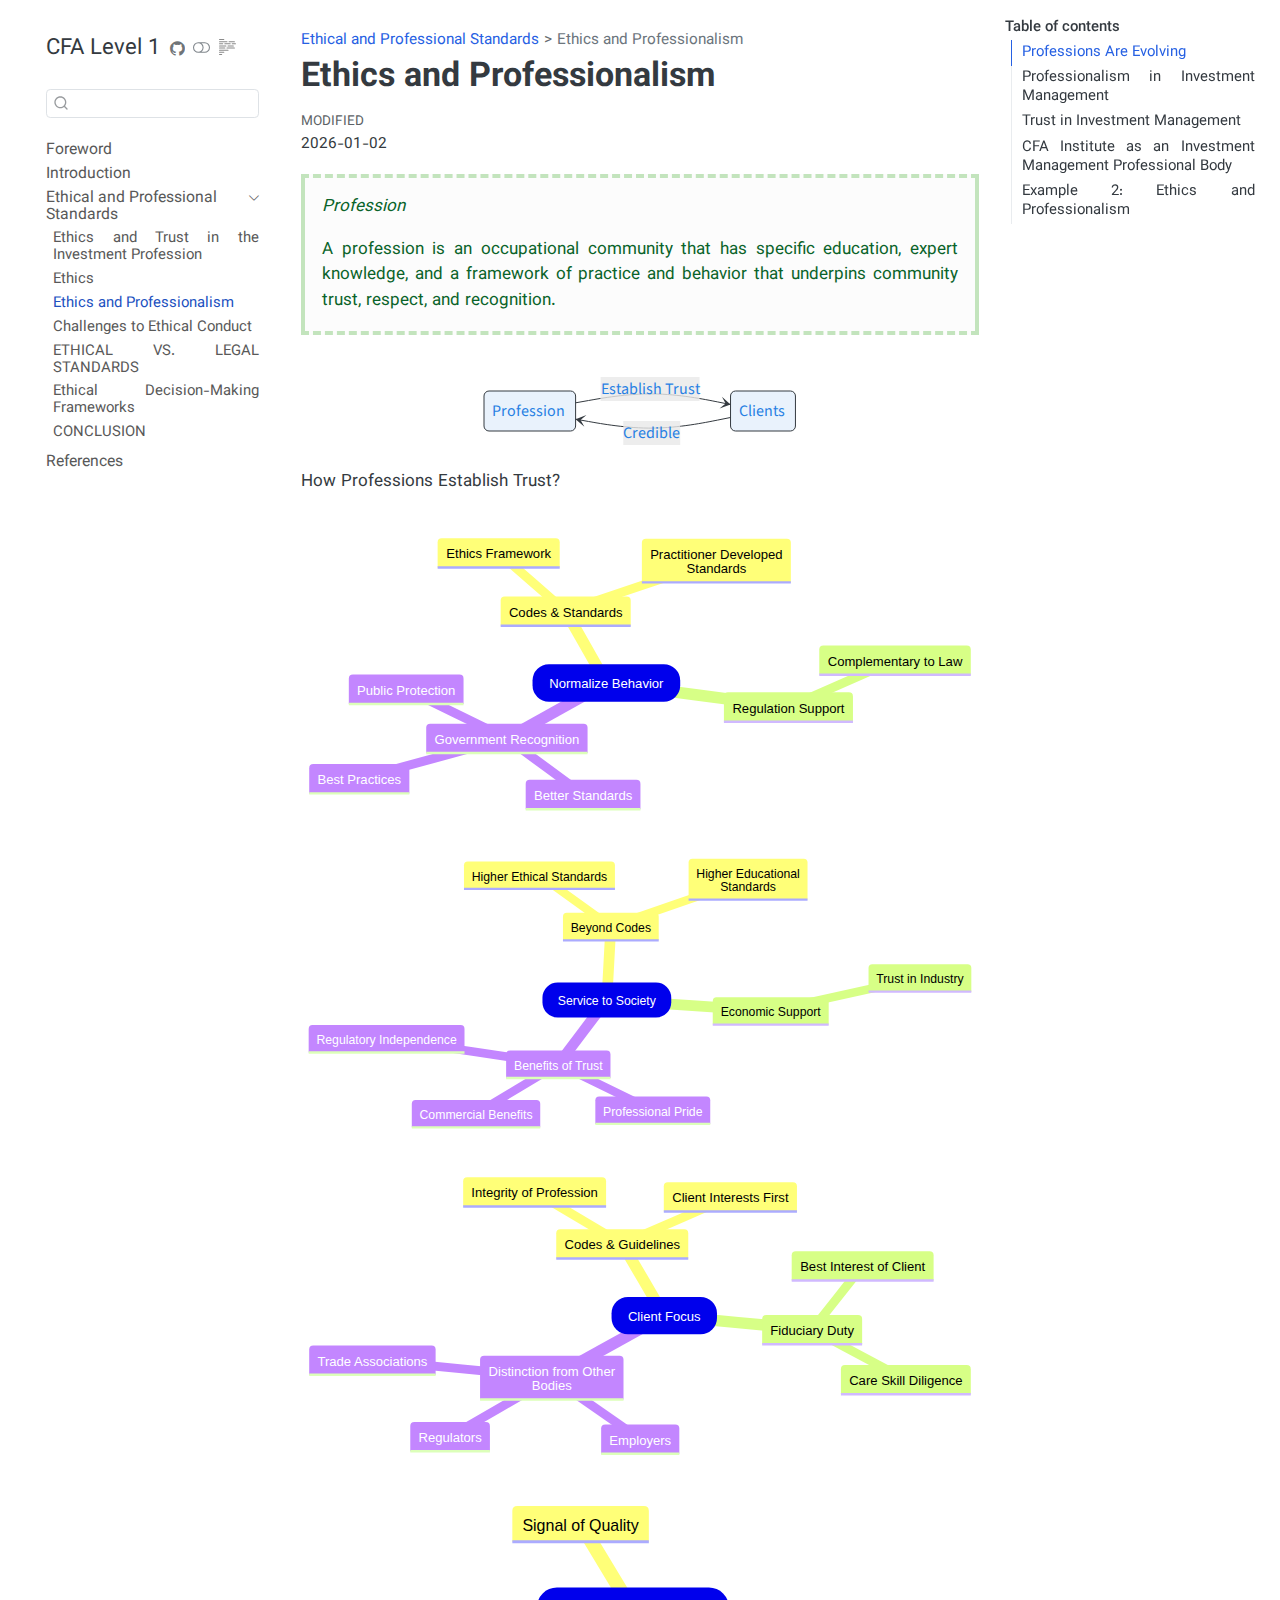
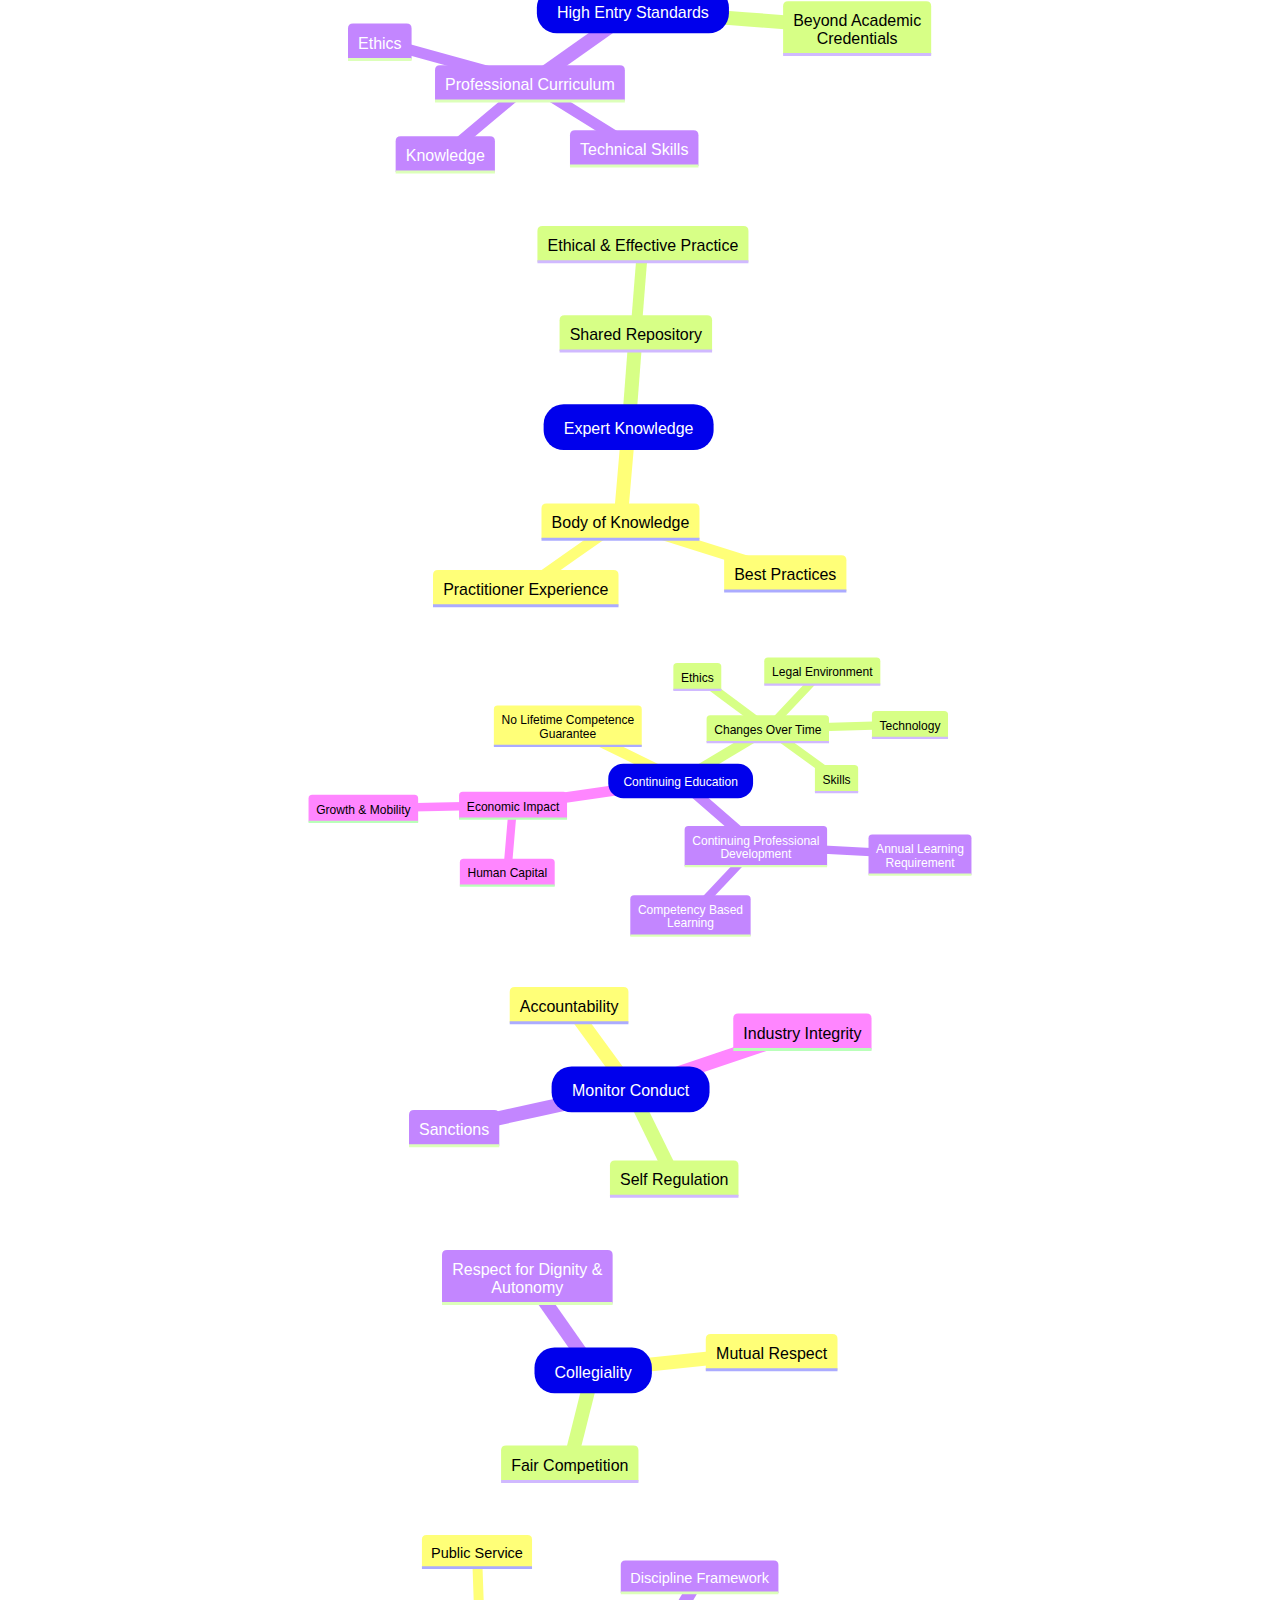
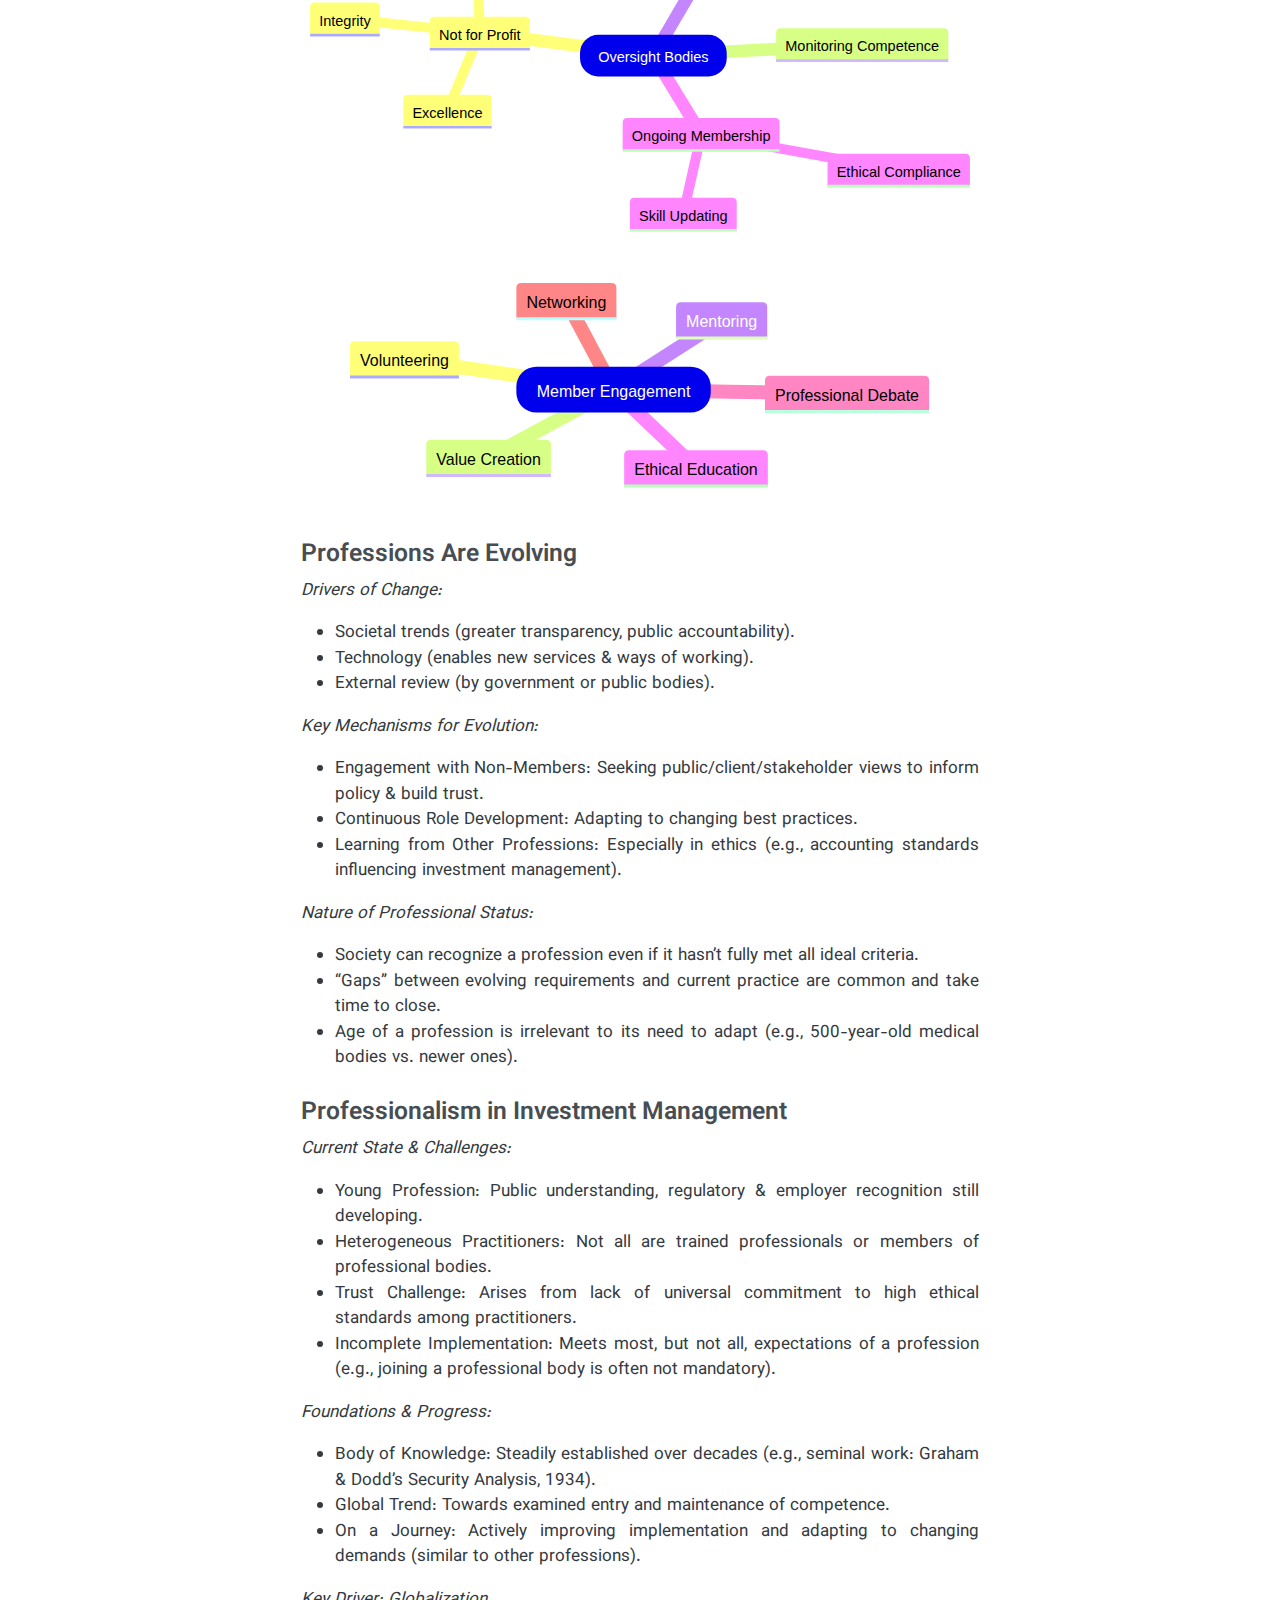
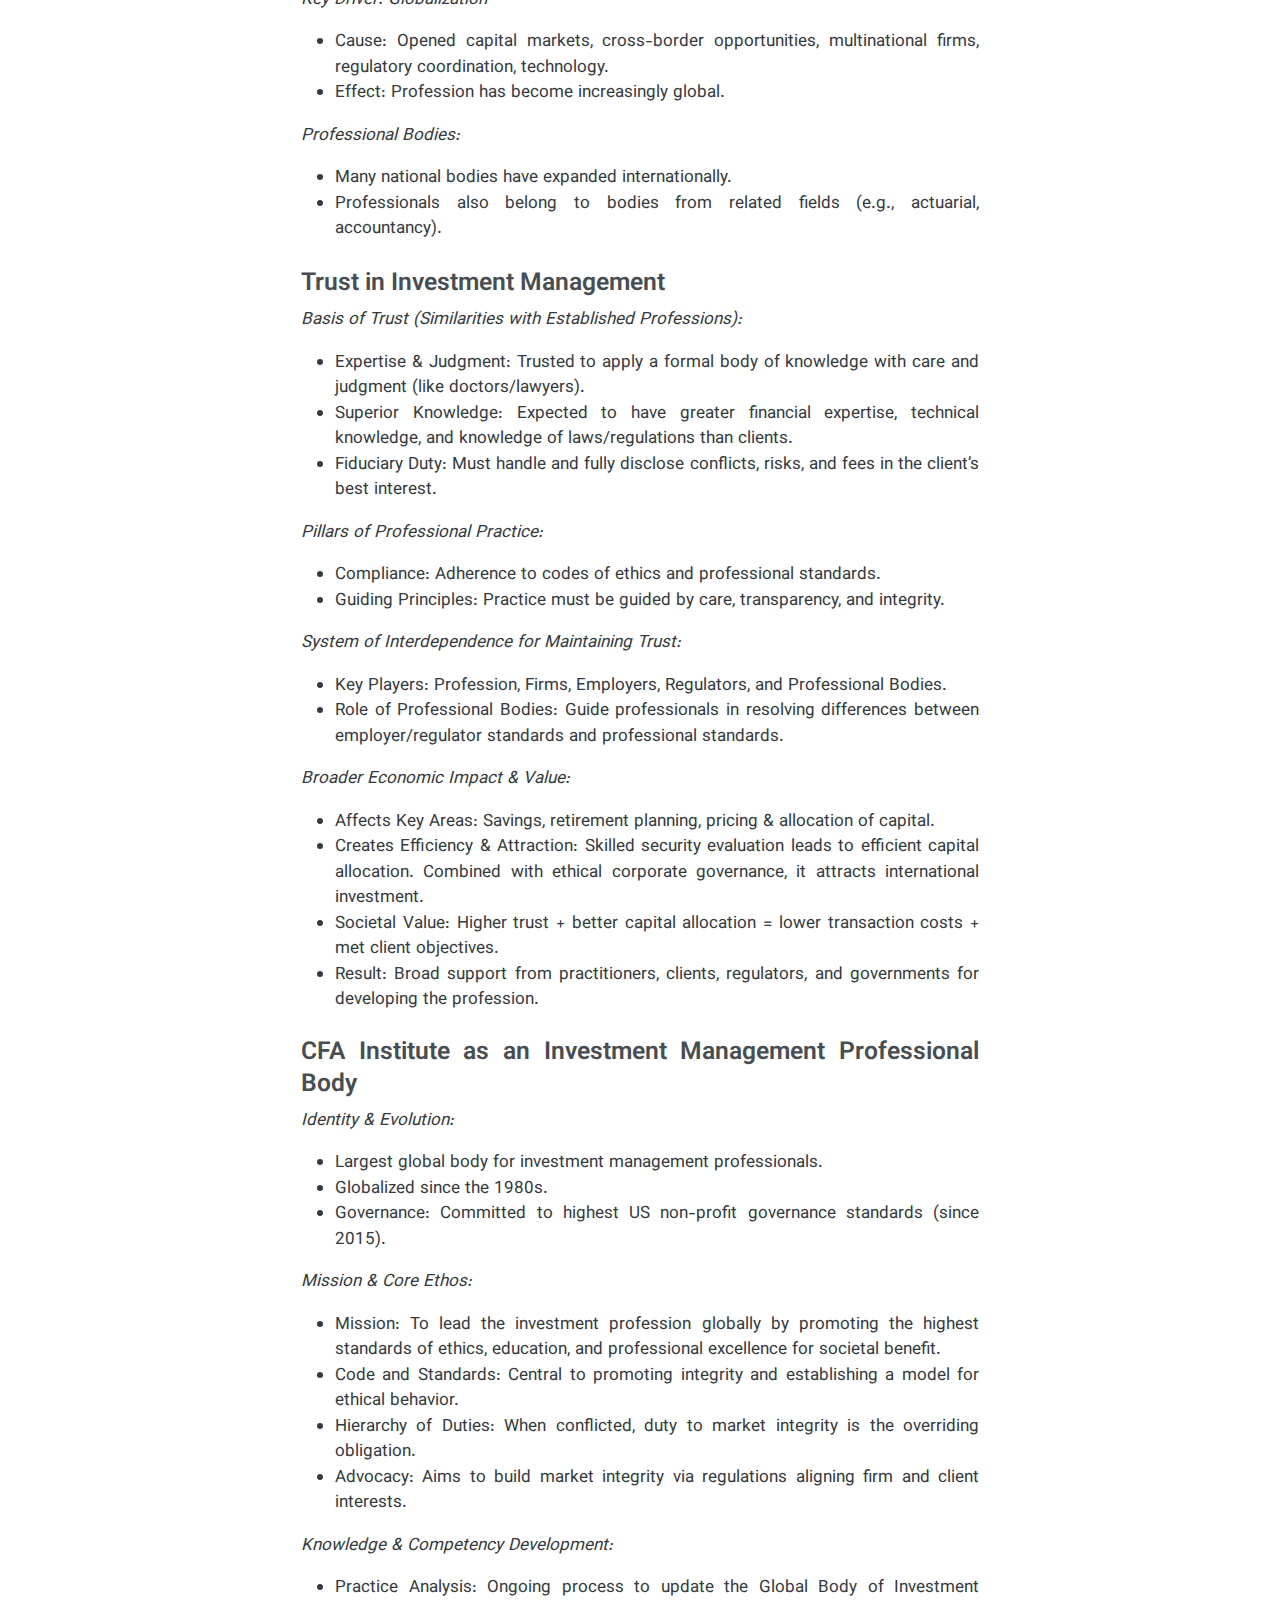
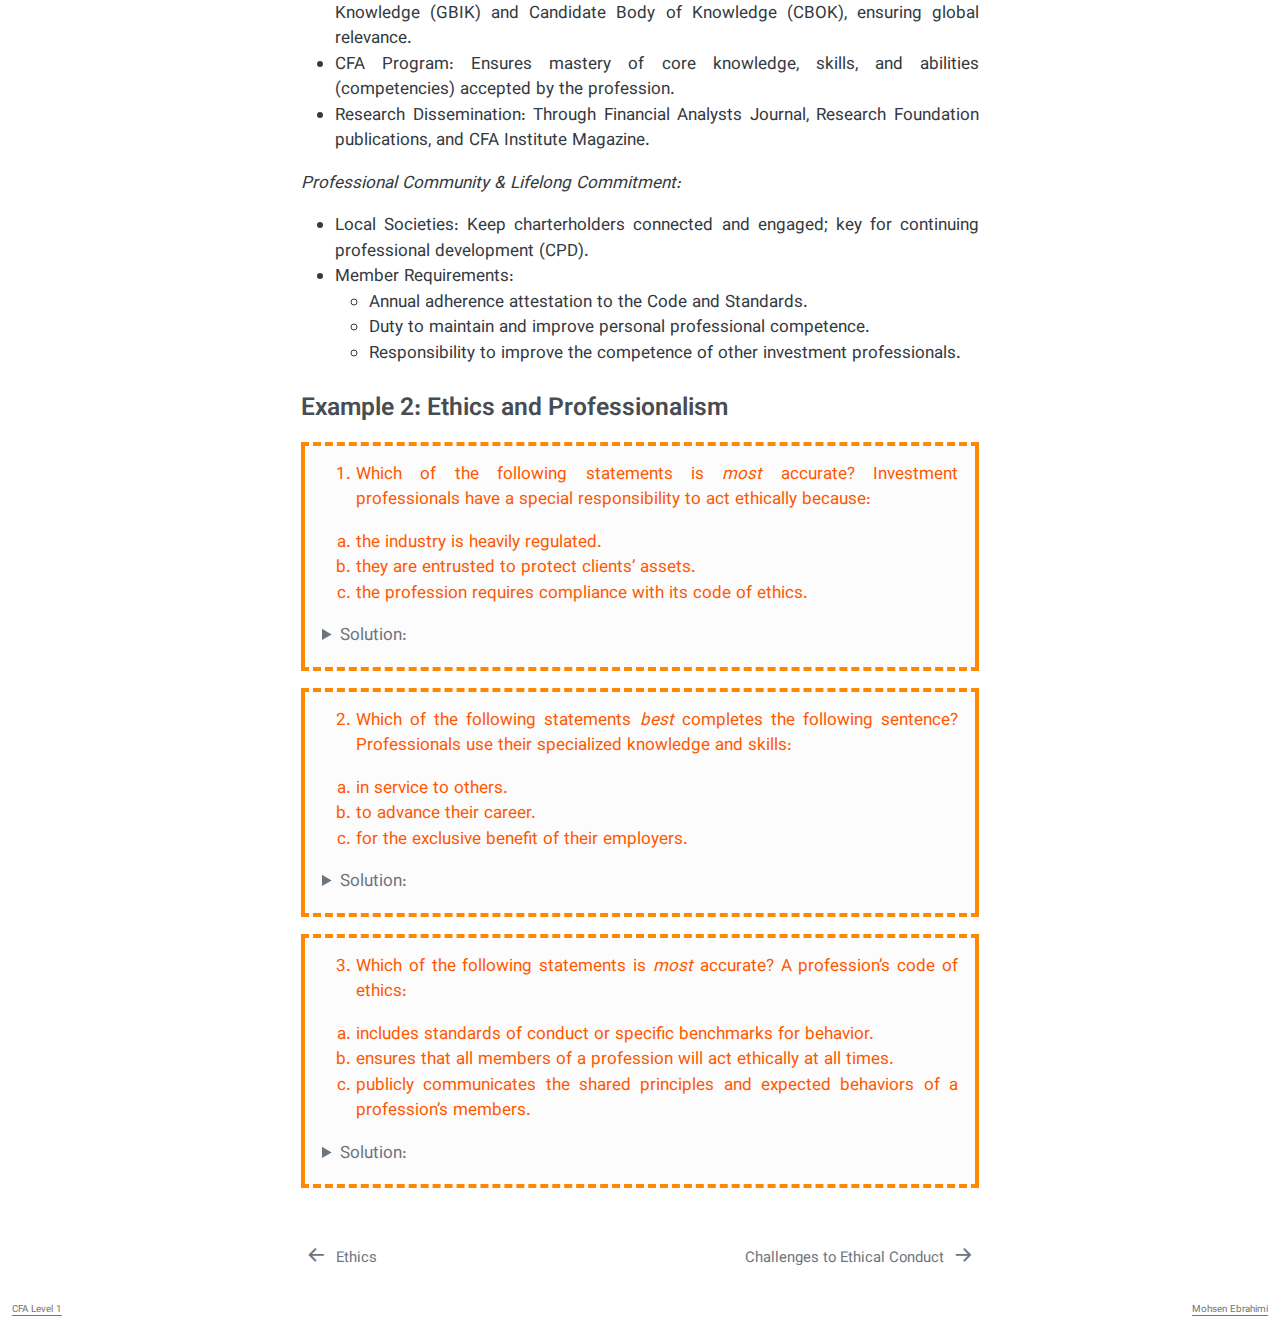
<file: docs/ethics/01/03.html>
<!DOCTYPE html>
<html xmlns="http://www.w3.org/1999/xhtml" lang="en" xml:lang="en" dir="ltr"><head>

<meta charset="utf-8">
<meta name="generator" content="quarto-1.8.26">

<meta name="viewport" content="width=device-width, initial-scale=1.0, user-scalable=yes">


<title>Ethics and Professionalism – CFA Level 1</title>
<style>
code{white-space: pre-wrap;}
span.smallcaps{font-variant: small-caps;}
div.columns{display: flex; gap: min(4vw, 1.5em);}
div.column{flex: auto; overflow-x: auto;}
div.hanging-indent{margin-left: 1.5em; text-indent: -1.5em;}
ul.task-list{list-style: none;}
ul.task-list li input[type="checkbox"] {
  width: 0.8em;
  margin: 0 0.8em 0.2em -1em; /* quarto-specific, see https://github.com/quarto-dev/quarto-cli/issues/4556 */ 
  vertical-align: middle;
}
</style>


<script src="../../site_libs/quarto-nav/quarto-nav.js"></script>
<script src="../../site_libs/quarto-nav/headroom.min.js"></script>
<script src="../../site_libs/clipboard/clipboard.min.js"></script>
<script src="../../site_libs/quarto-search/autocomplete.umd.js"></script>
<script src="../../site_libs/quarto-search/fuse.min.js"></script>
<script src="../../site_libs/quarto-search/quarto-search.js"></script>
<meta name="quarto:offset" content="../../">
<link href="../../ethics/01/04.html" rel="next">
<link href="../../ethics/01/02.html" rel="prev">
<link href="../..//img/cover.png" rel="icon" type="image/png">
<script src="../../site_libs/quarto-html/quarto.js" type="module"></script>
<script src="../../site_libs/quarto-html/tabsets/tabsets.js" type="module"></script>
<script src="../../site_libs/quarto-html/axe/axe-check.js" type="module"></script>
<script src="../../site_libs/quarto-html/popper.min.js"></script>
<script src="../../site_libs/quarto-html/tippy.umd.min.js"></script>
<script src="../../site_libs/quarto-html/anchor.min.js"></script>
<link href="../../site_libs/quarto-html/tippy.css" rel="stylesheet">
<link href="../../site_libs/quarto-html/quarto-syntax-highlighting-587c61ba64f3a5504c4d52d930310e48.css" rel="stylesheet" class="quarto-color-scheme" id="quarto-text-highlighting-styles">
<link href="../../site_libs/quarto-html/quarto-syntax-highlighting-dark-b758ccaa5987ceb1b75504551e579abf.css" rel="stylesheet" class="quarto-color-scheme quarto-color-alternate" id="quarto-text-highlighting-styles">
<link href="../../site_libs/quarto-html/quarto-syntax-highlighting-587c61ba64f3a5504c4d52d930310e48.css" rel="stylesheet" class="quarto-color-scheme-extra" id="quarto-text-highlighting-styles">
<script src="../../site_libs/bootstrap/bootstrap.min.js"></script>
<link href="../../site_libs/bootstrap/bootstrap-icons.css" rel="stylesheet">
<link href="../../site_libs/bootstrap/bootstrap-733fe1eaae865d90baf58daa88b272c8.min.css" rel="stylesheet" append-hash="true" class="quarto-color-scheme" id="quarto-bootstrap" data-mode="light">
<link href="../../site_libs/bootstrap/bootstrap-dark-e22f6f1774086682b500d69e3c6b1549.min.css" rel="stylesheet" append-hash="true" class="quarto-color-scheme quarto-color-alternate" id="quarto-bootstrap" data-mode="dark">
<link href="../../site_libs/bootstrap/bootstrap-733fe1eaae865d90baf58daa88b272c8.min.css" rel="stylesheet" append-hash="true" class="quarto-color-scheme-extra" id="quarto-bootstrap" data-mode="light">
<script id="quarto-search-options" type="application/json">{
  "location": "sidebar",
  "copy-button": false,
  "collapse-after": 3,
  "panel-placement": "start",
  "type": "textbox",
  "limit": 50,
  "keyboard-shortcut": [
    "f",
    "/",
    "s"
  ],
  "show-item-context": false,
  "language": {
    "search-no-results-text": "No results",
    "search-matching-documents-text": "matching documents",
    "search-copy-link-title": "Copy link to search",
    "search-hide-matches-text": "Hide additional matches",
    "search-more-match-text": "more match in this document",
    "search-more-matches-text": "more matches in this document",
    "search-clear-button-title": "Clear",
    "search-text-placeholder": "",
    "search-detached-cancel-button-title": "Cancel",
    "search-submit-button-title": "Submit",
    "search-label": "Search"
  }
}</script>

<link rel="preconnect" href="https://fonts.googleapis.com">
<link rel="preconnect" href="https://fonts.gstatic.com" crossorigin="">



<script src="../../site_libs/quarto-diagram/mermaid.min.js"></script>
<script src="../../site_libs/quarto-diagram/mermaid-init.js"></script>
<link href="../../site_libs/quarto-diagram/mermaid.css" rel="stylesheet">


<link rel="stylesheet" href="https://fonts.googleapis.com/css2?family=Vazirmatn:wght@100;300&amp;display=swap">
<link rel="stylesheet" href="../../assets/css/custom.css">
<link rel="stylesheet" href="../../assets/css/style.css">
</head>

<body class="nav-sidebar floating quarto-light"><script id="quarto-html-before-body" type="application/javascript">
    const toggleBodyColorMode = (bsSheetEl) => {
      const mode = bsSheetEl.getAttribute("data-mode");
      const bodyEl = window.document.querySelector("body");
      if (mode === "dark") {
        bodyEl.classList.add("quarto-dark");
        bodyEl.classList.remove("quarto-light");
      } else {
        bodyEl.classList.add("quarto-light");
        bodyEl.classList.remove("quarto-dark");
      }
    }
    const toggleBodyColorPrimary = () => {
      const bsSheetEl = window.document.querySelector("link#quarto-bootstrap:not([rel=disabled-stylesheet])");
      if (bsSheetEl) {
        toggleBodyColorMode(bsSheetEl);
      }
    }
    const setColorSchemeToggle = (alternate) => {
      const toggles = window.document.querySelectorAll('.quarto-color-scheme-toggle');
      for (let i=0; i < toggles.length; i++) {
        const toggle = toggles[i];
        if (toggle) {
          if (alternate) {
            toggle.classList.add("alternate");
          } else {
            toggle.classList.remove("alternate");
          }
        }
      }
    };
    const toggleColorMode = (alternate) => {
      // Switch the stylesheets
      const primaryStylesheets = window.document.querySelectorAll('link.quarto-color-scheme:not(.quarto-color-alternate)');
      const alternateStylesheets = window.document.querySelectorAll('link.quarto-color-scheme.quarto-color-alternate');
      manageTransitions('#quarto-margin-sidebar .nav-link', false);
      if (alternate) {
        // note: dark is layered on light, we don't disable primary!
        enableStylesheet(alternateStylesheets);
        for (const sheetNode of alternateStylesheets) {
          if (sheetNode.id === "quarto-bootstrap") {
            toggleBodyColorMode(sheetNode);
          }
        }
      } else {
        disableStylesheet(alternateStylesheets);
        enableStylesheet(primaryStylesheets)
        toggleBodyColorPrimary();
      }
      manageTransitions('#quarto-margin-sidebar .nav-link', true);
      // Switch the toggles
      setColorSchemeToggle(alternate)
      // Hack to workaround the fact that safari doesn't
      // properly recolor the scrollbar when toggling (#1455)
      if (navigator.userAgent.indexOf('Safari') > 0 && navigator.userAgent.indexOf('Chrome') == -1) {
        manageTransitions("body", false);
        window.scrollTo(0, 1);
        setTimeout(() => {
          window.scrollTo(0, 0);
          manageTransitions("body", true);
        }, 40);
      }
    }
    const disableStylesheet = (stylesheets) => {
      for (let i=0; i < stylesheets.length; i++) {
        const stylesheet = stylesheets[i];
        stylesheet.rel = 'disabled-stylesheet';
      }
    }
    const enableStylesheet = (stylesheets) => {
      for (let i=0; i < stylesheets.length; i++) {
        const stylesheet = stylesheets[i];
        if(stylesheet.rel !== 'stylesheet') { // for Chrome, which will still FOUC without this check
          stylesheet.rel = 'stylesheet';
        }
      }
    }
    const manageTransitions = (selector, allowTransitions) => {
      const els = window.document.querySelectorAll(selector);
      for (let i=0; i < els.length; i++) {
        const el = els[i];
        if (allowTransitions) {
          el.classList.remove('notransition');
        } else {
          el.classList.add('notransition');
        }
      }
    }
    const isFileUrl = () => {
      return window.location.protocol === 'file:';
    }
    const hasAlternateSentinel = () => {
      let styleSentinel = getColorSchemeSentinel();
      if (styleSentinel !== null) {
        return styleSentinel === "alternate";
      } else {
        return false;
      }
    }
    const setStyleSentinel = (alternate) => {
      const value = alternate ? "alternate" : "default";
      if (!isFileUrl()) {
        window.localStorage.setItem("quarto-color-scheme", value);
      } else {
        localAlternateSentinel = value;
      }
    }
    const getColorSchemeSentinel = () => {
      if (!isFileUrl()) {
        const storageValue = window.localStorage.getItem("quarto-color-scheme");
        return storageValue != null ? storageValue : localAlternateSentinel;
      } else {
        return localAlternateSentinel;
      }
    }
    const toggleGiscusIfUsed = (isAlternate, darkModeDefault) => {
      const baseTheme = document.querySelector('#giscus-base-theme')?.value ?? 'light';
      const alternateTheme = document.querySelector('#giscus-alt-theme')?.value ?? 'dark';
      let newTheme = '';
      if(authorPrefersDark) {
        newTheme = isAlternate ? baseTheme : alternateTheme;
      } else {
        newTheme = isAlternate ? alternateTheme : baseTheme;
      }
      const changeGiscusTheme = () => {
        // From: https://github.com/giscus/giscus/issues/336
        const sendMessage = (message) => {
          const iframe = document.querySelector('iframe.giscus-frame');
          if (!iframe) return;
          iframe.contentWindow.postMessage({ giscus: message }, 'https://giscus.app');
        }
        sendMessage({
          setConfig: {
            theme: newTheme
          }
        });
      }
      const isGiscussLoaded = window.document.querySelector('iframe.giscus-frame') !== null;
      if (isGiscussLoaded) {
        changeGiscusTheme();
      }
    };
    const authorPrefersDark = false;
    const darkModeDefault = authorPrefersDark;
      document.querySelector('link#quarto-text-highlighting-styles.quarto-color-scheme-extra').rel = 'disabled-stylesheet';
      document.querySelector('link#quarto-bootstrap.quarto-color-scheme-extra').rel = 'disabled-stylesheet';
    let localAlternateSentinel = darkModeDefault ? 'alternate' : 'default';
    // Dark / light mode switch
    window.quartoToggleColorScheme = () => {
      // Read the current dark / light value
      let toAlternate = !hasAlternateSentinel();
      toggleColorMode(toAlternate);
      setStyleSentinel(toAlternate);
      toggleGiscusIfUsed(toAlternate, darkModeDefault);
      window.dispatchEvent(new Event('resize'));
    };
    // Switch to dark mode if need be
    if (hasAlternateSentinel()) {
      toggleColorMode(true);
    } else {
      toggleColorMode(false);
    }
  </script>

<div id="quarto-search-results"></div>
  <header id="quarto-header" class="headroom fixed-top">
  <nav class="quarto-secondary-nav">
    <div class="container-fluid d-flex">
      <button type="button" class="quarto-btn-toggle btn" data-bs-toggle="collapse" role="button" data-bs-target=".quarto-sidebar-collapse-item" aria-controls="quarto-sidebar" aria-expanded="false" aria-label="Toggle sidebar navigation" onclick="if (window.quartoToggleHeadroom) { window.quartoToggleHeadroom(); }">
        <i class="bi bi-layout-text-sidebar-reverse"></i>
      </button>
        <nav class="quarto-page-breadcrumbs" aria-label="breadcrumb"><ol class="breadcrumb"><li class="breadcrumb-item"><a href="../../ethics/01/01.html">Ethical and Professional Standards</a></li><li class="breadcrumb-item"><a href="../../ethics/01/03.html"><span class="chapter-title">Ethics and Professionalism</span></a></li></ol></nav>
        <a class="flex-grow-1" role="navigation" data-bs-toggle="collapse" data-bs-target=".quarto-sidebar-collapse-item" aria-controls="quarto-sidebar" aria-expanded="false" aria-label="Toggle sidebar navigation" onclick="if (window.quartoToggleHeadroom) { window.quartoToggleHeadroom(); }">      
        </a>
      <button type="button" class="btn quarto-search-button" aria-label="Search" onclick="window.quartoOpenSearch();">
        <i class="bi bi-search"></i>
      </button>
    </div>
  </nav>
</header>
<!-- content -->
<div id="quarto-content" class="quarto-container page-columns page-rows-contents page-layout-article">
<!-- sidebar -->
  <nav id="quarto-sidebar" class="sidebar collapse collapse-horizontal quarto-sidebar-collapse-item sidebar-navigation floating overflow-auto">
    <div class="pt-lg-2 mt-2 text-left sidebar-header">
    <div class="sidebar-title mb-0 py-0">
      <a href="../../">CFA Level 1</a> 
        <div class="sidebar-tools-main tools-wide">
    <a href="https://github.com/mohsenebrahimyir/cfa-level-1/" title="Source Code" class="quarto-navigation-tool px-1" aria-label="Source Code"><i class="bi bi-github"></i></a>
  <a href="" class="quarto-color-scheme-toggle quarto-navigation-tool  px-1" onclick="window.quartoToggleColorScheme(); return false;" title="Toggle dark mode"><i class="bi"></i></a>
  <a href="" class="quarto-reader-toggle quarto-navigation-tool px-1" onclick="window.quartoToggleReader(); return false;" title="Toggle reader mode">
  <div class="quarto-reader-toggle-btn">
  <i class="bi"></i>
  </div>
</a>
</div>
    </div>
      </div>
        <div class="mt-2 flex-shrink-0 align-items-center">
        <div class="sidebar-search">
        <div id="quarto-search" class="" title="Search"></div>
        </div>
        </div>
    <div class="sidebar-menu-container"> 
    <ul class="list-unstyled mt-1">
        <li class="sidebar-item">
  <div class="sidebar-item-container"> 
  <a href="../../index.html" class="sidebar-item-text sidebar-link">
 <span class="menu-text">Foreword</span></a>
  </div>
</li>
        <li class="sidebar-item">
  <div class="sidebar-item-container"> 
  <a href="../../intro.html" class="sidebar-item-text sidebar-link">
 <span class="menu-text">Introduction</span></a>
  </div>
</li>
        <li class="sidebar-item sidebar-item-section">
      <div class="sidebar-item-container"> 
            <a class="sidebar-item-text sidebar-link text-start" data-bs-toggle="collapse" data-bs-target="#quarto-sidebar-section-1" role="navigation" aria-expanded="true">
 <span class="menu-text">Ethical and Professional Standards</span></a>
          <a class="sidebar-item-toggle text-start" data-bs-toggle="collapse" data-bs-target="#quarto-sidebar-section-1" role="navigation" aria-expanded="true" aria-label="Toggle section">
            <i class="bi bi-chevron-right ms-2"></i>
          </a> 
      </div>
      <ul id="quarto-sidebar-section-1" class="collapse list-unstyled sidebar-section depth1 show">  
          <li class="sidebar-item">
  <div class="sidebar-item-container"> 
  <a href="../../ethics/01/01.html" class="sidebar-item-text sidebar-link"><span class="chapter-title">Ethics and Trust in the Investment Profession</span></a>
  </div>
</li>
          <li class="sidebar-item">
  <div class="sidebar-item-container"> 
  <a href="../../ethics/01/02.html" class="sidebar-item-text sidebar-link"><span class="chapter-title">Ethics</span></a>
  </div>
</li>
          <li class="sidebar-item">
  <div class="sidebar-item-container"> 
  <a href="../../ethics/01/03.html" class="sidebar-item-text sidebar-link active"><span class="chapter-title">Ethics and Professionalism</span></a>
  </div>
</li>
          <li class="sidebar-item">
  <div class="sidebar-item-container"> 
  <a href="../../ethics/01/04.html" class="sidebar-item-text sidebar-link"><span class="chapter-title">Challenges to Ethical Conduct</span></a>
  </div>
</li>
          <li class="sidebar-item">
  <div class="sidebar-item-container"> 
  <a href="../../ethics/01/05.html" class="sidebar-item-text sidebar-link"><span class="chapter-title">ETHICAL VS. LEGAL STANDARDS</span></a>
  </div>
</li>
          <li class="sidebar-item">
  <div class="sidebar-item-container"> 
  <a href="../../ethics/01/06.html" class="sidebar-item-text sidebar-link"><span class="chapter-title">Ethical Decision-Making Frameworks</span></a>
  </div>
</li>
          <li class="sidebar-item">
  <div class="sidebar-item-container"> 
  <a href="../../ethics/01/07.html" class="sidebar-item-text sidebar-link"><span class="chapter-title">CONCLUSION</span></a>
  </div>
</li>
      </ul>
  </li>
        <li class="sidebar-item">
  <div class="sidebar-item-container"> 
  <a href="../../references.html" class="sidebar-item-text sidebar-link">
 <span class="menu-text">References</span></a>
  </div>
</li>
    </ul>
    </div>
</nav>
<div id="quarto-sidebar-glass" class="quarto-sidebar-collapse-item" data-bs-toggle="collapse" data-bs-target=".quarto-sidebar-collapse-item"></div>
<!-- margin-sidebar -->
    <div id="quarto-margin-sidebar" class="sidebar margin-sidebar">
        <nav id="TOC" role="doc-toc" class="toc-active">
    <h2 id="toc-title">Table of contents</h2>
   
  <ul>
  <li><a href="#professions-are-evolving" id="toc-professions-are-evolving" class="nav-link active" data-scroll-target="#professions-are-evolving">Professions Are Evolving</a></li>
  <li><a href="#professionalism-in-investment-management" id="toc-professionalism-in-investment-management" class="nav-link" data-scroll-target="#professionalism-in-investment-management">Professionalism in Investment Management</a></li>
  <li><a href="#trust-in-investment-management" id="toc-trust-in-investment-management" class="nav-link" data-scroll-target="#trust-in-investment-management">Trust in Investment Management</a></li>
  <li><a href="#cfa-institute-as-an-investment-management-professional-body" id="toc-cfa-institute-as-an-investment-management-professional-body" class="nav-link" data-scroll-target="#cfa-institute-as-an-investment-management-professional-body">CFA Institute as an Investment Management Professional Body</a></li>
  <li><a href="#example-2-ethics-and-professionalism" id="toc-example-2-ethics-and-professionalism" class="nav-link" data-scroll-target="#example-2-ethics-and-professionalism">Example 2: Ethics and Professionalism</a></li>
  </ul>
</nav>
    </div>
<!-- main -->
<main class="content" id="quarto-document-content">


<header id="title-block-header" class="quarto-title-block default"><nav class="quarto-page-breadcrumbs quarto-title-breadcrumbs d-none d-lg-block" aria-label="breadcrumb"><ol class="breadcrumb"><li class="breadcrumb-item"><a href="../../ethics/01/01.html">Ethical and Professional Standards</a></li><li class="breadcrumb-item"><a href="../../ethics/01/03.html"><span class="chapter-title">Ethics and Professionalism</span></a></li></ol></nav>
<div class="quarto-title">
<h1 class="title"><span class="chapter-title">Ethics and Professionalism</span></h1>
</div>



<div class="quarto-title-meta">

    
  
    <div>
    <div class="quarto-title-meta-heading">Modified</div>
    <div class="quarto-title-meta-contents">
      <p class="date-modified">2026-01-02</p>
    </div>
  </div>
    
  </div>
  


</header>


<div class="definition">
<p><em>Profession</em></p>
<p>A profession is an occupational community that has specific education, expert knowledge, and a framework of practice and behavior that underpins community trust, respect, and recognition.</p>
</div>
<div class="cell" data-layout-align="center">
<div class="cell-output-display">
<div>
<p></p><figure class="figure"><p></p>
<div>
<pre class="mermaid mermaid-js">stateDiagram-v2
    direction LR
    Profession --&gt; Clients: Establish Trust
    Clients --&gt; Profession: Credible
</pre>
</div>
<p></p></figure><p></p>
</div>
</div>
</div>
<p>How Professions Establish Trust?</p>
<div class="cell" data-layout-align="center">
<div class="cell-output-display">
<div>
<p></p><figure class="figure"><p></p>
<div>
<pre class="mermaid mermaid-js">mindmap
    root(Normalize Behavior)
        Codes &amp; Standards
            Ethics Framework
            Practitioner Developed Standards

        Regulation Support
            Complementary to Law
            
        Government Recognition
            Better Standards
            Best Practices
            Public Protection
</pre>
</div>
<p></p></figure><p></p>
</div>
</div>
</div>
<div class="cell" data-layout-align="center">
<div class="cell-output-display">
<div>
<p></p><figure class="figure"><p></p>
<div>
<pre class="mermaid mermaid-js">mindmap
    root(Service to Society)
        Beyond Codes
            Higher Ethical Standards
            Higher Educational Standards
        Economic Support
            Trust in Industry
        Benefits of Trust
            Professional Pride
            Commercial Benefits
            Regulatory Independence
</pre>
</div>
<p></p></figure><p></p>
</div>
</div>
</div>
<div class="cell" data-layout-align="center">
<div class="cell-output-display">
<div>
<p></p><figure class="figure"><p></p>
<div>
<pre class="mermaid mermaid-js">mindmap
    root(Client Focus)
        Codes &amp; Guidelines
            Integrity of Profession
            Client Interests First
        Fiduciary Duty
            Best Interest of Client
            Care Skill Diligence
        Distinction from Other Bodies
            Employers
            Regulators
            Trade Associations
</pre>
</div>
<p></p></figure><p></p>
</div>
</div>
</div>
<div class="cell" data-layout-align="center">
<div class="cell-output-display">
<div>
<p></p><figure class="figure"><p></p>
<div>
<pre class="mermaid mermaid-js">mindmap
    root(High Entry Standards)
        Signal of Quality
        Beyond Academic Credentials
        Professional Curriculum
            Technical Skills
            Knowledge
            Ethics
</pre>
</div>
<p></p></figure><p></p>
</div>
</div>
</div>
<div class="cell" data-layout-align="center">
<div class="cell-output-display">
<div>
<p></p><figure class="figure"><p></p>
<div>
<pre class="mermaid mermaid-js">mindmap
    root(Expert Knowledge)
        Body of Knowledge
            Best Practices
            Practitioner Experience
        Shared Repository
            Ethical &amp; Effective Practice
</pre>
</div>
<p></p></figure><p></p>
</div>
</div>
</div>
<div class="cell" data-layout-align="center">
<div class="cell-output-display">
<div>
<p></p><figure class="figure"><p></p>
<div>
<pre class="mermaid mermaid-js">mindmap
    root(Continuing Education)
        No Lifetime Competence Guarantee
        Changes Over Time
            Skills
            Technology
            Ethics
            Legal Environment
        Continuing Professional Development
            Annual Learning Requirement
            Competency Based Learning
        Economic Impact
            Human Capital
            Growth &amp; Mobility
</pre>
</div>
<p></p></figure><p></p>
</div>
</div>
</div>
<div class="cell" data-layout-align="center">
<div class="cell-output-display">
<div>
<p></p><figure class="figure"><p></p>
<div>
<pre class="mermaid mermaid-js">mindmap
    root(Monitor Conduct)
        Accountability
        Self Regulation
        Sanctions
        Industry Integrity
</pre>
</div>
<p></p></figure><p></p>
</div>
</div>
</div>
<div class="cell" data-layout-align="center">
<div class="cell-output-display">
<div>
<p></p><figure class="figure"><p></p>
<div>
<pre class="mermaid mermaid-js">mindmap
    root(Collegiality)
        Mutual Respect
        Fair Competition
        Respect for Dignity &amp; Autonomy
</pre>
</div>
<p></p></figure><p></p>
</div>
</div>
</div>
<div class="cell" data-layout-align="center">
<div class="cell-output-display">
<div>
<p></p><figure class="figure"><p></p>
<div>
<pre class="mermaid mermaid-js">mindmap
    root(Oversight Bodies)
        Not for Profit
            Excellence
            Integrity
            Public Service
        Monitoring Competence
        Discipline Framework
        Ongoing Membership
            Ethical Compliance
            Skill Updating

</pre>
</div>
<p></p></figure><p></p>
</div>
</div>
</div>
<div class="cell" data-layout-align="center">
<div class="cell-output-display">
<div>
<p></p><figure class="figure"><p></p>
<div>
<pre class="mermaid mermaid-js">mindmap
    root(Member Engagement)
        Volunteering
        Value Creation
        Mentoring
        Ethical Education
        Professional Debate
        Networking
</pre>
</div>
<p></p></figure><p></p>
</div>
</div>
</div>
<section id="professions-are-evolving" class="level3">
<h3 class="anchored" data-anchor-id="professions-are-evolving">Professions Are Evolving</h3>
<p><em>Drivers of Change:</em></p>
<ul>
<li>Societal trends (greater transparency, public accountability).</li>
<li>Technology (enables new services &amp; ways of working).</li>
<li>External review (by government or public bodies).</li>
</ul>
<p><em>Key Mechanisms for Evolution:</em></p>
<ul>
<li>Engagement with Non-Members: Seeking public/client/stakeholder views to inform policy &amp; build trust.</li>
<li>Continuous Role Development: Adapting to changing best practices.</li>
<li>Learning from Other Professions: Especially in ethics (e.g., accounting standards influencing investment management).</li>
</ul>
<p><em>Nature of Professional Status:</em></p>
<ul>
<li>Society can recognize a profession even if it hasn’t fully met all ideal criteria.</li>
<li>“Gaps” between evolving requirements and current practice are common and take time to close.</li>
<li>Age of a profession is irrelevant to its need to adapt (e.g., 500-year-old medical bodies vs.&nbsp;newer ones).</li>
</ul>
</section>
<section id="professionalism-in-investment-management" class="level3">
<h3 class="anchored" data-anchor-id="professionalism-in-investment-management">Professionalism in Investment Management</h3>
<p><em>Current State &amp; Challenges:</em></p>
<ul>
<li>Young Profession: Public understanding, regulatory &amp; employer recognition still developing.</li>
<li>Heterogeneous Practitioners: Not all are trained professionals or members of professional bodies.</li>
<li>Trust Challenge: Arises from lack of universal commitment to high ethical standards among practitioners.</li>
<li>Incomplete Implementation: Meets most, but not all, expectations of a profession (e.g., joining a professional body is often not mandatory).</li>
</ul>
<p><em>Foundations &amp; Progress:</em></p>
<ul>
<li>Body of Knowledge: Steadily established over decades (e.g., seminal work: Graham &amp; Dodd’s Security Analysis, 1934).</li>
<li>Global Trend: Towards examined entry and maintenance of competence.</li>
<li>On a Journey: Actively improving implementation and adapting to changing demands (similar to other professions).</li>
</ul>
<p><em>Key Driver: Globalization</em></p>
<ul>
<li>Cause: Opened capital markets, cross-border opportunities, multinational firms, regulatory coordination, technology.</li>
<li>Effect: Profession has become increasingly global.</li>
</ul>
<p><em>Professional Bodies:</em></p>
<ul>
<li>Many national bodies have expanded internationally.</li>
<li>Professionals also belong to bodies from related fields (e.g., actuarial, accountancy).</li>
</ul>
</section>
<section id="trust-in-investment-management" class="level3">
<h3 class="anchored" data-anchor-id="trust-in-investment-management">Trust in Investment Management</h3>
<p><em>Basis of Trust (Similarities with Established Professions):</em></p>
<ul>
<li>Expertise &amp; Judgment: Trusted to apply a formal body of knowledge with care and judgment (like doctors/lawyers).</li>
<li>Superior Knowledge: Expected to have greater financial expertise, technical knowledge, and knowledge of laws/regulations than clients.</li>
<li>Fiduciary Duty: Must handle and fully disclose conflicts, risks, and fees in the client’s best interest.</li>
</ul>
<p><em>Pillars of Professional Practice:</em></p>
<ul>
<li>Compliance: Adherence to codes of ethics and professional standards.</li>
<li>Guiding Principles: Practice must be guided by care, transparency, and integrity.</li>
</ul>
<p><em>System of Interdependence for Maintaining Trust:</em></p>
<ul>
<li>Key Players: Profession, Firms, Employers, Regulators, and Professional Bodies.</li>
<li>Role of Professional Bodies: Guide professionals in resolving differences between employer/regulator standards and professional standards.</li>
</ul>
<p><em>Broader Economic Impact &amp; Value:</em></p>
<ul>
<li>Affects Key Areas: Savings, retirement planning, pricing &amp; allocation of capital.</li>
<li>Creates Efficiency &amp; Attraction: Skilled security evaluation leads to efficient capital allocation. Combined with ethical corporate governance, it attracts international investment.</li>
<li>Societal Value: Higher trust + better capital allocation = lower transaction costs + met client objectives.</li>
<li>Result: Broad support from practitioners, clients, regulators, and governments for developing the profession.</li>
</ul>
</section>
<section id="cfa-institute-as-an-investment-management-professional-body" class="level3">
<h3 class="anchored" data-anchor-id="cfa-institute-as-an-investment-management-professional-body">CFA Institute as an Investment Management Professional Body</h3>
<p><em>Identity &amp; Evolution:</em></p>
<ul>
<li>Largest global body for investment management professionals.</li>
<li>Globalized since the 1980s.</li>
<li>Governance: Committed to highest US non-profit governance standards (since 2015).</li>
</ul>
<p><em>Mission &amp; Core Ethos:</em></p>
<ul>
<li>Mission: To lead the investment profession globally by promoting the highest standards of ethics, education, and professional excellence for societal benefit.</li>
<li>Code and Standards: Central to promoting integrity and establishing a model for ethical behavior.</li>
<li>Hierarchy of Duties: When conflicted, duty to market integrity is the overriding obligation.</li>
<li>Advocacy: Aims to build market integrity via regulations aligning firm and client interests.</li>
</ul>
<p><em>Knowledge &amp; Competency Development:</em></p>
<ul>
<li>Practice Analysis: Ongoing process to update the Global Body of Investment Knowledge (GBIK) and Candidate Body of Knowledge (CBOK), ensuring global relevance.</li>
<li>CFA Program: Ensures mastery of core knowledge, skills, and abilities (competencies) accepted by the profession.</li>
<li>Research Dissemination: Through Financial Analysts Journal, Research Foundation publications, and CFA Institute Magazine.</li>
</ul>
<p><em>Professional Community &amp; Lifelong Commitment:</em></p>
<ul>
<li>Local Societies: Keep charterholders connected and engaged; key for continuing professional development (CPD).</li>
<li>Member Requirements:
<ul>
<li>Annual adherence attestation to the Code and Standards.</li>
<li>Duty to maintain and improve personal professional competence.</li>
<li>Responsibility to improve the competence of other investment professionals.</li>
</ul></li>
</ul>
</section>
<section id="example-2-ethics-and-professionalism" class="level3">
<h3 class="anchored" data-anchor-id="example-2-ethics-and-professionalism">Example 2: Ethics and Professionalism</h3>
<div class="example">
<ol type="1">
<li>Which of the following statements is <em>most</em> accurate? Investment professionals have a special responsibility to act ethically because:</li>
</ol>
<ol type="a">
<li>the industry is heavily regulated.</li>
<li>they are entrusted to protect clients’ assets.</li>
<li>the profession requires compliance with its code of ethics.</li>
</ol>
<details>
<summary>
Solution:
</summary>
B is correct. Investment professionals have a special responsibility because clients entrust them to protect the clients’ assets.
</details>
</div>
<div class="example">
<ol start="2" type="1">
<li>Which of the following statements <em>best</em> completes the following sentence? Professionals use their specialized knowledge and skills:</li>
</ol>
<ol type="a">
<li>in service to others.</li>
<li>to advance their career.</li>
<li>for the exclusive benefit of their employers.</li>
</ol>
<details>
<summary>
Solution:
</summary>
A is correct. Professionals use specialized knowledge and skills in service to others. Their career and employer may benefit, but those results are not the primary focus of a professional’s use of his or her specialized knowledge and skills.
</details>
</div>
<div class="example">
<ol start="3" type="1">
<li>Which of the following statements is <em>most</em> accurate? A profession’s code of ethics:</li>
</ol>
<ol type="a">
<li>includes standards of conduct or specific benchmarks for behavior.</li>
<li>ensures that all members of a profession will act ethically at all times.</li>
<li>publicly communicates the shared principles and expected behaviors of a profession’s members.</li>
</ol>
<details>
<summary>
Solution:
</summary>
C is correct. A profession’s code of ethics publicly communicates the shared principles and expected behaviors of a profession’s members. The existence of a code of ethics does not ensure that all members will behave in a manner consistent with the code and act ethically at all times. A profession will often establish a disciplinary process to address alleged violations of the code of ethics. A profession may adopt standards of conduct to enhance and clarify the code of ethics.
</details>
</div>


</section>

</main> <!-- /main -->
<script id="quarto-html-after-body" type="application/javascript">
  window.document.addEventListener("DOMContentLoaded", function (event) {
    // Ensure there is a toggle, if there isn't float one in the top right
    if (window.document.querySelector('.quarto-color-scheme-toggle') === null) {
      const a = window.document.createElement('a');
      a.classList.add('top-right');
      a.classList.add('quarto-color-scheme-toggle');
      a.href = "";
      a.onclick = function() { try { window.quartoToggleColorScheme(); } catch {} return false; };
      const i = window.document.createElement("i");
      i.classList.add('bi');
      a.appendChild(i);
      window.document.body.appendChild(a);
    }
    setColorSchemeToggle(hasAlternateSentinel())
    const icon = "";
    const anchorJS = new window.AnchorJS();
    anchorJS.options = {
      placement: 'right',
      icon: icon
    };
    anchorJS.add('.anchored');
    const isCodeAnnotation = (el) => {
      for (const clz of el.classList) {
        if (clz.startsWith('code-annotation-')) {                     
          return true;
        }
      }
      return false;
    }
    const onCopySuccess = function(e) {
      // button target
      const button = e.trigger;
      // don't keep focus
      button.blur();
      // flash "checked"
      button.classList.add('code-copy-button-checked');
      var currentTitle = button.getAttribute("title");
      button.setAttribute("title", "Copied!");
      let tooltip;
      if (window.bootstrap) {
        button.setAttribute("data-bs-toggle", "tooltip");
        button.setAttribute("data-bs-placement", "left");
        button.setAttribute("data-bs-title", "Copied!");
        tooltip = new bootstrap.Tooltip(button, 
          { trigger: "manual", 
            customClass: "code-copy-button-tooltip",
            offset: [0, -8]});
        tooltip.show();    
      }
      setTimeout(function() {
        if (tooltip) {
          tooltip.hide();
          button.removeAttribute("data-bs-title");
          button.removeAttribute("data-bs-toggle");
          button.removeAttribute("data-bs-placement");
        }
        button.setAttribute("title", currentTitle);
        button.classList.remove('code-copy-button-checked');
      }, 1000);
      // clear code selection
      e.clearSelection();
    }
    const getTextToCopy = function(trigger) {
      const outerScaffold = trigger.parentElement.cloneNode(true);
      const codeEl = outerScaffold.querySelector('code');
      for (const childEl of codeEl.children) {
        if (isCodeAnnotation(childEl)) {
          childEl.remove();
        }
      }
      return codeEl.innerText;
    }
    const clipboard = new window.ClipboardJS('.code-copy-button:not([data-in-quarto-modal])', {
      text: getTextToCopy
    });
    clipboard.on('success', onCopySuccess);
    if (window.document.getElementById('quarto-embedded-source-code-modal')) {
      const clipboardModal = new window.ClipboardJS('.code-copy-button[data-in-quarto-modal]', {
        text: getTextToCopy,
        container: window.document.getElementById('quarto-embedded-source-code-modal')
      });
      clipboardModal.on('success', onCopySuccess);
    }
      var localhostRegex = new RegExp(/^(?:http|https):\/\/localhost\:?[0-9]*\//);
      var mailtoRegex = new RegExp(/^mailto:/);
        var filterRegex = new RegExp("https:\/\/mohsenebrahimyir\.github\.io\/cfa-level-1\/");
      var isInternal = (href) => {
          return filterRegex.test(href) || localhostRegex.test(href) || mailtoRegex.test(href);
      }
      // Inspect non-navigation links and adorn them if external
     var links = window.document.querySelectorAll('a[href]:not(.nav-link):not(.navbar-brand):not(.toc-action):not(.sidebar-link):not(.sidebar-item-toggle):not(.pagination-link):not(.no-external):not([aria-hidden]):not(.dropdown-item):not(.quarto-navigation-tool):not(.about-link)');
      for (var i=0; i<links.length; i++) {
        const link = links[i];
        if (!isInternal(link.href)) {
          // undo the damage that might have been done by quarto-nav.js in the case of
          // links that we want to consider external
          if (link.dataset.originalHref !== undefined) {
            link.href = link.dataset.originalHref;
          }
        }
      }
    function tippyHover(el, contentFn, onTriggerFn, onUntriggerFn) {
      const config = {
        allowHTML: true,
        maxWidth: 500,
        delay: 100,
        arrow: false,
        appendTo: function(el) {
            return el.parentElement;
        },
        interactive: true,
        interactiveBorder: 10,
        theme: 'quarto',
        placement: 'bottom-start',
      };
      if (contentFn) {
        config.content = contentFn;
      }
      if (onTriggerFn) {
        config.onTrigger = onTriggerFn;
      }
      if (onUntriggerFn) {
        config.onUntrigger = onUntriggerFn;
      }
      window.tippy(el, config); 
    }
    const noterefs = window.document.querySelectorAll('a[role="doc-noteref"]');
    for (var i=0; i<noterefs.length; i++) {
      const ref = noterefs[i];
      tippyHover(ref, function() {
        // use id or data attribute instead here
        let href = ref.getAttribute('data-footnote-href') || ref.getAttribute('href');
        try { href = new URL(href).hash; } catch {}
        const id = href.replace(/^#\/?/, "");
        const note = window.document.getElementById(id);
        if (note) {
          return note.innerHTML;
        } else {
          return "";
        }
      });
    }
    const xrefs = window.document.querySelectorAll('a.quarto-xref');
    const processXRef = (id, note) => {
      // Strip column container classes
      const stripColumnClz = (el) => {
        el.classList.remove("page-full", "page-columns");
        if (el.children) {
          for (const child of el.children) {
            stripColumnClz(child);
          }
        }
      }
      stripColumnClz(note)
      if (id === null || id.startsWith('sec-')) {
        // Special case sections, only their first couple elements
        const container = document.createElement("div");
        if (note.children && note.children.length > 2) {
          container.appendChild(note.children[0].cloneNode(true));
          for (let i = 1; i < note.children.length; i++) {
            const child = note.children[i];
            if (child.tagName === "P" && child.innerText === "") {
              continue;
            } else {
              container.appendChild(child.cloneNode(true));
              break;
            }
          }
          if (window.Quarto?.typesetMath) {
            window.Quarto.typesetMath(container);
          }
          return container.innerHTML
        } else {
          if (window.Quarto?.typesetMath) {
            window.Quarto.typesetMath(note);
          }
          return note.innerHTML;
        }
      } else {
        // Remove any anchor links if they are present
        const anchorLink = note.querySelector('a.anchorjs-link');
        if (anchorLink) {
          anchorLink.remove();
        }
        if (window.Quarto?.typesetMath) {
          window.Quarto.typesetMath(note);
        }
        if (note.classList.contains("callout")) {
          return note.outerHTML;
        } else {
          return note.innerHTML;
        }
      }
    }
    for (var i=0; i<xrefs.length; i++) {
      const xref = xrefs[i];
      tippyHover(xref, undefined, function(instance) {
        instance.disable();
        let url = xref.getAttribute('href');
        let hash = undefined; 
        if (url.startsWith('#')) {
          hash = url;
        } else {
          try { hash = new URL(url).hash; } catch {}
        }
        if (hash) {
          const id = hash.replace(/^#\/?/, "");
          const note = window.document.getElementById(id);
          if (note !== null) {
            try {
              const html = processXRef(id, note.cloneNode(true));
              instance.setContent(html);
            } finally {
              instance.enable();
              instance.show();
            }
          } else {
            // See if we can fetch this
            fetch(url.split('#')[0])
            .then(res => res.text())
            .then(html => {
              const parser = new DOMParser();
              const htmlDoc = parser.parseFromString(html, "text/html");
              const note = htmlDoc.getElementById(id);
              if (note !== null) {
                const html = processXRef(id, note);
                instance.setContent(html);
              } 
            }).finally(() => {
              instance.enable();
              instance.show();
            });
          }
        } else {
          // See if we can fetch a full url (with no hash to target)
          // This is a special case and we should probably do some content thinning / targeting
          fetch(url)
          .then(res => res.text())
          .then(html => {
            const parser = new DOMParser();
            const htmlDoc = parser.parseFromString(html, "text/html");
            const note = htmlDoc.querySelector('main.content');
            if (note !== null) {
              // This should only happen for chapter cross references
              // (since there is no id in the URL)
              // remove the first header
              if (note.children.length > 0 && note.children[0].tagName === "HEADER") {
                note.children[0].remove();
              }
              const html = processXRef(null, note);
              instance.setContent(html);
            } 
          }).finally(() => {
            instance.enable();
            instance.show();
          });
        }
      }, function(instance) {
      });
    }
        let selectedAnnoteEl;
        const selectorForAnnotation = ( cell, annotation) => {
          let cellAttr = 'data-code-cell="' + cell + '"';
          let lineAttr = 'data-code-annotation="' +  annotation + '"';
          const selector = 'span[' + cellAttr + '][' + lineAttr + ']';
          return selector;
        }
        const selectCodeLines = (annoteEl) => {
          const doc = window.document;
          const targetCell = annoteEl.getAttribute("data-target-cell");
          const targetAnnotation = annoteEl.getAttribute("data-target-annotation");
          const annoteSpan = window.document.querySelector(selectorForAnnotation(targetCell, targetAnnotation));
          const lines = annoteSpan.getAttribute("data-code-lines").split(",");
          const lineIds = lines.map((line) => {
            return targetCell + "-" + line;
          })
          let top = null;
          let height = null;
          let parent = null;
          if (lineIds.length > 0) {
              //compute the position of the single el (top and bottom and make a div)
              const el = window.document.getElementById(lineIds[0]);
              top = el.offsetTop;
              height = el.offsetHeight;
              parent = el.parentElement.parentElement;
            if (lineIds.length > 1) {
              const lastEl = window.document.getElementById(lineIds[lineIds.length - 1]);
              const bottom = lastEl.offsetTop + lastEl.offsetHeight;
              height = bottom - top;
            }
            if (top !== null && height !== null && parent !== null) {
              // cook up a div (if necessary) and position it 
              let div = window.document.getElementById("code-annotation-line-highlight");
              if (div === null) {
                div = window.document.createElement("div");
                div.setAttribute("id", "code-annotation-line-highlight");
                div.style.position = 'absolute';
                parent.appendChild(div);
              }
              div.style.top = top - 2 + "px";
              div.style.height = height + 4 + "px";
              div.style.left = 0;
              let gutterDiv = window.document.getElementById("code-annotation-line-highlight-gutter");
              if (gutterDiv === null) {
                gutterDiv = window.document.createElement("div");
                gutterDiv.setAttribute("id", "code-annotation-line-highlight-gutter");
                gutterDiv.style.position = 'absolute';
                const codeCell = window.document.getElementById(targetCell);
                const gutter = codeCell.querySelector('.code-annotation-gutter');
                gutter.appendChild(gutterDiv);
              }
              gutterDiv.style.top = top - 2 + "px";
              gutterDiv.style.height = height + 4 + "px";
            }
            selectedAnnoteEl = annoteEl;
          }
        };
        const unselectCodeLines = () => {
          const elementsIds = ["code-annotation-line-highlight", "code-annotation-line-highlight-gutter"];
          elementsIds.forEach((elId) => {
            const div = window.document.getElementById(elId);
            if (div) {
              div.remove();
            }
          });
          selectedAnnoteEl = undefined;
        };
          // Handle positioning of the toggle
      window.addEventListener(
        "resize",
        throttle(() => {
          elRect = undefined;
          if (selectedAnnoteEl) {
            selectCodeLines(selectedAnnoteEl);
          }
        }, 10)
      );
      function throttle(fn, ms) {
      let throttle = false;
      let timer;
        return (...args) => {
          if(!throttle) { // first call gets through
              fn.apply(this, args);
              throttle = true;
          } else { // all the others get throttled
              if(timer) clearTimeout(timer); // cancel #2
              timer = setTimeout(() => {
                fn.apply(this, args);
                timer = throttle = false;
              }, ms);
          }
        };
      }
        // Attach click handler to the DT
        const annoteDls = window.document.querySelectorAll('dt[data-target-cell]');
        for (const annoteDlNode of annoteDls) {
          annoteDlNode.addEventListener('click', (event) => {
            const clickedEl = event.target;
            if (clickedEl !== selectedAnnoteEl) {
              unselectCodeLines();
              const activeEl = window.document.querySelector('dt[data-target-cell].code-annotation-active');
              if (activeEl) {
                activeEl.classList.remove('code-annotation-active');
              }
              selectCodeLines(clickedEl);
              clickedEl.classList.add('code-annotation-active');
            } else {
              // Unselect the line
              unselectCodeLines();
              clickedEl.classList.remove('code-annotation-active');
            }
          });
        }
    const findCites = (el) => {
      const parentEl = el.parentElement;
      if (parentEl) {
        const cites = parentEl.dataset.cites;
        if (cites) {
          return {
            el,
            cites: cites.split(' ')
          };
        } else {
          return findCites(el.parentElement)
        }
      } else {
        return undefined;
      }
    };
    var bibliorefs = window.document.querySelectorAll('a[role="doc-biblioref"]');
    for (var i=0; i<bibliorefs.length; i++) {
      const ref = bibliorefs[i];
      const citeInfo = findCites(ref);
      if (citeInfo) {
        tippyHover(citeInfo.el, function() {
          var popup = window.document.createElement('div');
          citeInfo.cites.forEach(function(cite) {
            var citeDiv = window.document.createElement('div');
            citeDiv.classList.add('hanging-indent');
            citeDiv.classList.add('csl-entry');
            var biblioDiv = window.document.getElementById('ref-' + cite);
            if (biblioDiv) {
              citeDiv.innerHTML = biblioDiv.innerHTML;
            }
            popup.appendChild(citeDiv);
          });
          return popup.innerHTML;
        });
      }
    }
  });
  </script>
<nav class="page-navigation">
  <div class="nav-page nav-page-previous">
      <a href="../../ethics/01/02.html" class="pagination-link" aria-label="Ethics">
        <i class="bi bi-arrow-left-short"></i> <span class="nav-page-text"><span class="chapter-title">Ethics</span></span>
      </a>          
  </div>
  <div class="nav-page nav-page-next">
      <a href="../../ethics/01/04.html" class="pagination-link" aria-label="Challenges to Ethical Conduct">
        <span class="nav-page-text"><span class="chapter-title">Challenges to Ethical Conduct</span></span> <i class="bi bi-arrow-right-short"></i>
      </a>
  </div>
</nav>
</div> <!-- /content -->
<footer class="footer">
  <div class="nav-footer">
    <div class="nav-footer-left">
<p><a href="../../index.html">CFA Level 1</a></p>
</div>   
    <div class="nav-footer-center">
      &nbsp;
    </div>
    <div class="nav-footer-right">
<p><a href="https://mohsenebrahimy.ir/">Mohsen Ebrahimi</a></p>
</div>
  </div>
</footer>




</body></html>
</file>
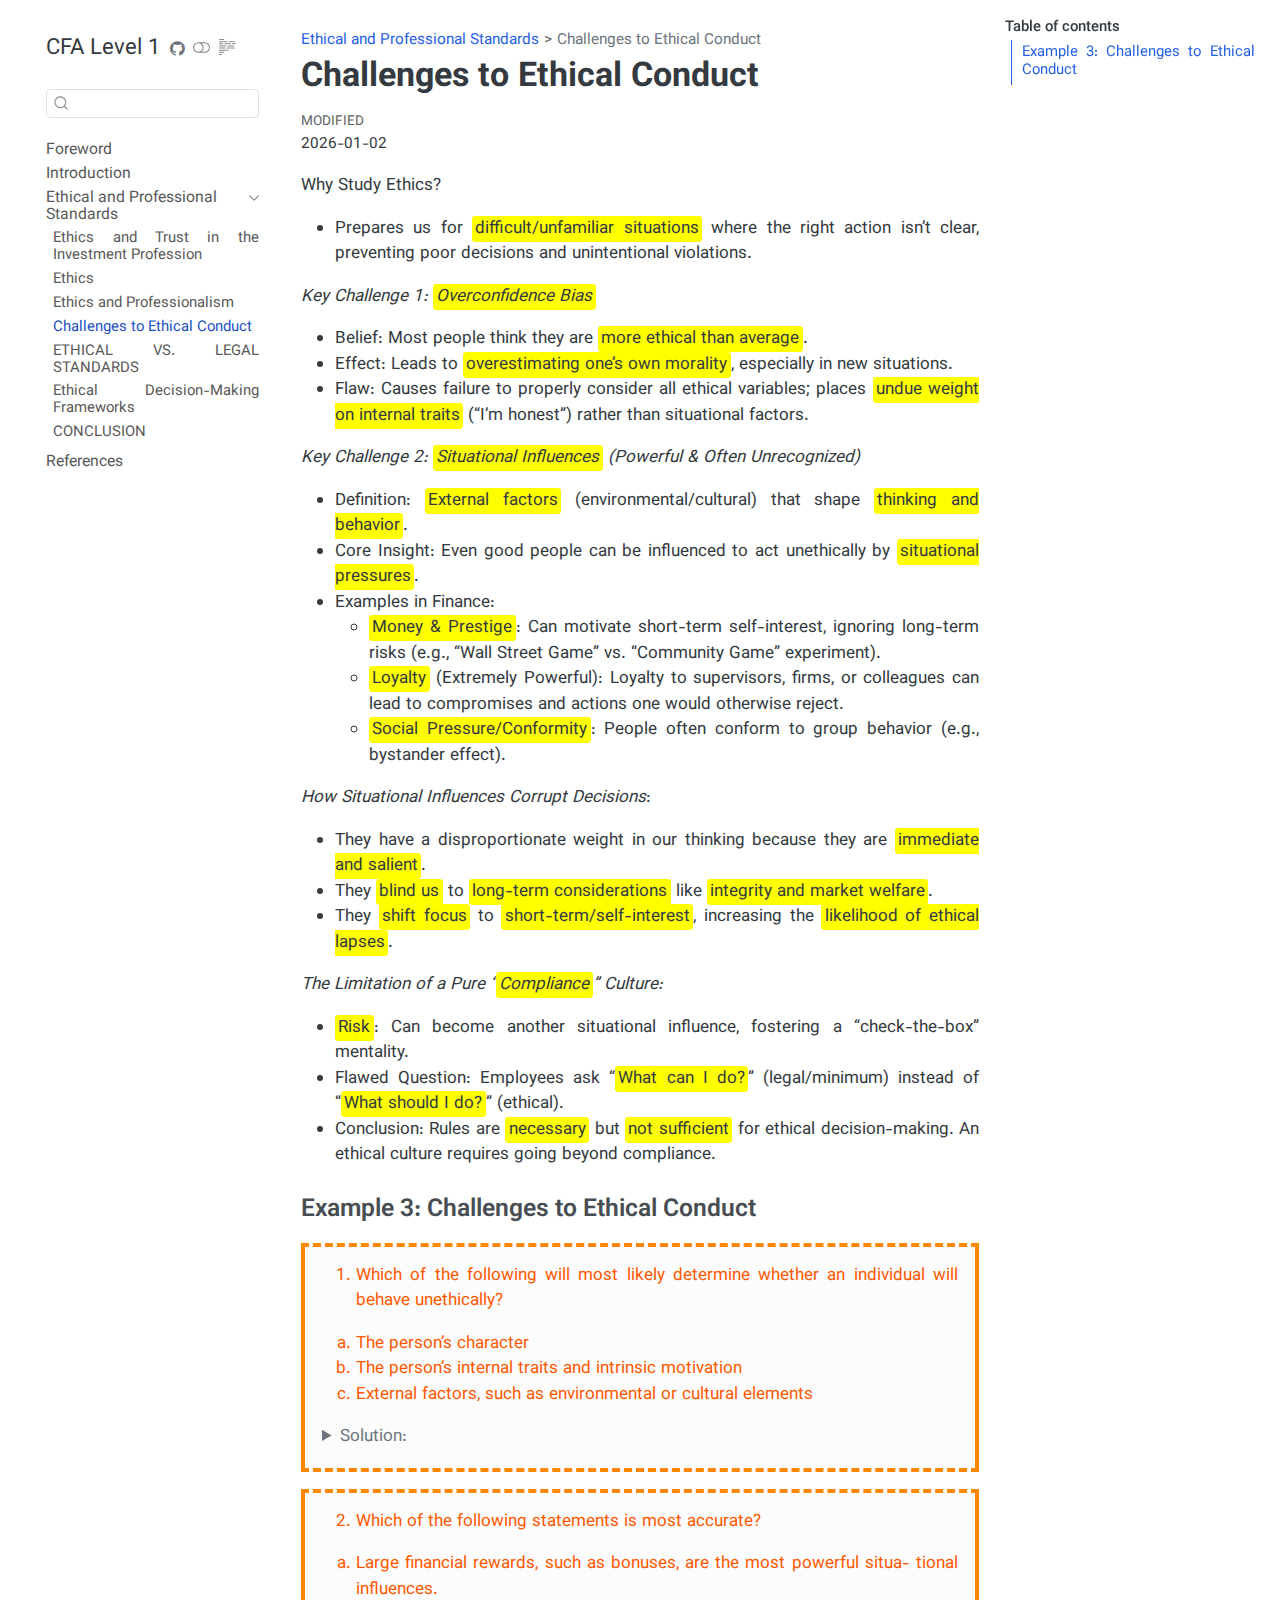
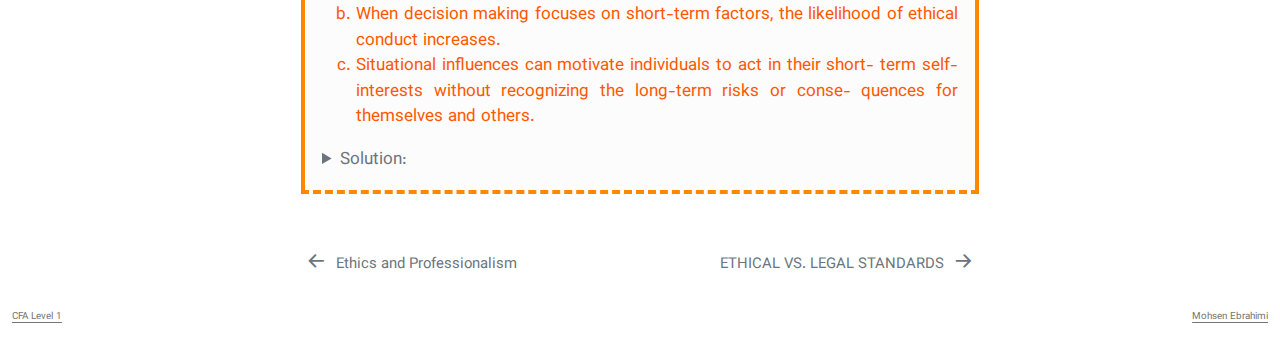
<file: docs/ethics/01/04.html>
<!DOCTYPE html>
<html xmlns="http://www.w3.org/1999/xhtml" lang="en" xml:lang="en" dir="ltr"><head>

<meta charset="utf-8">
<meta name="generator" content="quarto-1.8.26">

<meta name="viewport" content="width=device-width, initial-scale=1.0, user-scalable=yes">


<title>Challenges to Ethical Conduct – CFA Level 1</title>
<style>
code{white-space: pre-wrap;}
span.smallcaps{font-variant: small-caps;}
div.columns{display: flex; gap: min(4vw, 1.5em);}
div.column{flex: auto; overflow-x: auto;}
div.hanging-indent{margin-left: 1.5em; text-indent: -1.5em;}
ul.task-list{list-style: none;}
ul.task-list li input[type="checkbox"] {
  width: 0.8em;
  margin: 0 0.8em 0.2em -1em; /* quarto-specific, see https://github.com/quarto-dev/quarto-cli/issues/4556 */ 
  vertical-align: middle;
}
</style>


<script src="../../site_libs/quarto-nav/quarto-nav.js"></script>
<script src="../../site_libs/quarto-nav/headroom.min.js"></script>
<script src="../../site_libs/clipboard/clipboard.min.js"></script>
<script src="../../site_libs/quarto-search/autocomplete.umd.js"></script>
<script src="../../site_libs/quarto-search/fuse.min.js"></script>
<script src="../../site_libs/quarto-search/quarto-search.js"></script>
<meta name="quarto:offset" content="../../">
<link href="../../ethics/01/05.html" rel="next">
<link href="../../ethics/01/03.html" rel="prev">
<link href="../..//img/cover.png" rel="icon" type="image/png">
<script src="../../site_libs/quarto-html/quarto.js" type="module"></script>
<script src="../../site_libs/quarto-html/tabsets/tabsets.js" type="module"></script>
<script src="../../site_libs/quarto-html/axe/axe-check.js" type="module"></script>
<script src="../../site_libs/quarto-html/popper.min.js"></script>
<script src="../../site_libs/quarto-html/tippy.umd.min.js"></script>
<script src="../../site_libs/quarto-html/anchor.min.js"></script>
<link href="../../site_libs/quarto-html/tippy.css" rel="stylesheet">
<link href="../../site_libs/quarto-html/quarto-syntax-highlighting-587c61ba64f3a5504c4d52d930310e48.css" rel="stylesheet" class="quarto-color-scheme" id="quarto-text-highlighting-styles">
<link href="../../site_libs/quarto-html/quarto-syntax-highlighting-dark-b758ccaa5987ceb1b75504551e579abf.css" rel="stylesheet" class="quarto-color-scheme quarto-color-alternate" id="quarto-text-highlighting-styles">
<link href="../../site_libs/quarto-html/quarto-syntax-highlighting-587c61ba64f3a5504c4d52d930310e48.css" rel="stylesheet" class="quarto-color-scheme-extra" id="quarto-text-highlighting-styles">
<script src="../../site_libs/bootstrap/bootstrap.min.js"></script>
<link href="../../site_libs/bootstrap/bootstrap-icons.css" rel="stylesheet">
<link href="../../site_libs/bootstrap/bootstrap-733fe1eaae865d90baf58daa88b272c8.min.css" rel="stylesheet" append-hash="true" class="quarto-color-scheme" id="quarto-bootstrap" data-mode="light">
<link href="../../site_libs/bootstrap/bootstrap-dark-e22f6f1774086682b500d69e3c6b1549.min.css" rel="stylesheet" append-hash="true" class="quarto-color-scheme quarto-color-alternate" id="quarto-bootstrap" data-mode="dark">
<link href="../../site_libs/bootstrap/bootstrap-733fe1eaae865d90baf58daa88b272c8.min.css" rel="stylesheet" append-hash="true" class="quarto-color-scheme-extra" id="quarto-bootstrap" data-mode="light">
<script id="quarto-search-options" type="application/json">{
  "location": "sidebar",
  "copy-button": false,
  "collapse-after": 3,
  "panel-placement": "start",
  "type": "textbox",
  "limit": 50,
  "keyboard-shortcut": [
    "f",
    "/",
    "s"
  ],
  "show-item-context": false,
  "language": {
    "search-no-results-text": "No results",
    "search-matching-documents-text": "matching documents",
    "search-copy-link-title": "Copy link to search",
    "search-hide-matches-text": "Hide additional matches",
    "search-more-match-text": "more match in this document",
    "search-more-matches-text": "more matches in this document",
    "search-clear-button-title": "Clear",
    "search-text-placeholder": "",
    "search-detached-cancel-button-title": "Cancel",
    "search-submit-button-title": "Submit",
    "search-label": "Search"
  }
}</script>

<link rel="preconnect" href="https://fonts.googleapis.com">
<link rel="preconnect" href="https://fonts.gstatic.com" crossorigin="">





<link rel="stylesheet" href="https://fonts.googleapis.com/css2?family=Vazirmatn:wght@100;300&amp;display=swap">
<link rel="stylesheet" href="../../assets/css/custom.css">
<link rel="stylesheet" href="../../assets/css/style.css">
</head>

<body class="nav-sidebar floating quarto-light"><script id="quarto-html-before-body" type="application/javascript">
    const toggleBodyColorMode = (bsSheetEl) => {
      const mode = bsSheetEl.getAttribute("data-mode");
      const bodyEl = window.document.querySelector("body");
      if (mode === "dark") {
        bodyEl.classList.add("quarto-dark");
        bodyEl.classList.remove("quarto-light");
      } else {
        bodyEl.classList.add("quarto-light");
        bodyEl.classList.remove("quarto-dark");
      }
    }
    const toggleBodyColorPrimary = () => {
      const bsSheetEl = window.document.querySelector("link#quarto-bootstrap:not([rel=disabled-stylesheet])");
      if (bsSheetEl) {
        toggleBodyColorMode(bsSheetEl);
      }
    }
    const setColorSchemeToggle = (alternate) => {
      const toggles = window.document.querySelectorAll('.quarto-color-scheme-toggle');
      for (let i=0; i < toggles.length; i++) {
        const toggle = toggles[i];
        if (toggle) {
          if (alternate) {
            toggle.classList.add("alternate");
          } else {
            toggle.classList.remove("alternate");
          }
        }
      }
    };
    const toggleColorMode = (alternate) => {
      // Switch the stylesheets
      const primaryStylesheets = window.document.querySelectorAll('link.quarto-color-scheme:not(.quarto-color-alternate)');
      const alternateStylesheets = window.document.querySelectorAll('link.quarto-color-scheme.quarto-color-alternate');
      manageTransitions('#quarto-margin-sidebar .nav-link', false);
      if (alternate) {
        // note: dark is layered on light, we don't disable primary!
        enableStylesheet(alternateStylesheets);
        for (const sheetNode of alternateStylesheets) {
          if (sheetNode.id === "quarto-bootstrap") {
            toggleBodyColorMode(sheetNode);
          }
        }
      } else {
        disableStylesheet(alternateStylesheets);
        enableStylesheet(primaryStylesheets)
        toggleBodyColorPrimary();
      }
      manageTransitions('#quarto-margin-sidebar .nav-link', true);
      // Switch the toggles
      setColorSchemeToggle(alternate)
      // Hack to workaround the fact that safari doesn't
      // properly recolor the scrollbar when toggling (#1455)
      if (navigator.userAgent.indexOf('Safari') > 0 && navigator.userAgent.indexOf('Chrome') == -1) {
        manageTransitions("body", false);
        window.scrollTo(0, 1);
        setTimeout(() => {
          window.scrollTo(0, 0);
          manageTransitions("body", true);
        }, 40);
      }
    }
    const disableStylesheet = (stylesheets) => {
      for (let i=0; i < stylesheets.length; i++) {
        const stylesheet = stylesheets[i];
        stylesheet.rel = 'disabled-stylesheet';
      }
    }
    const enableStylesheet = (stylesheets) => {
      for (let i=0; i < stylesheets.length; i++) {
        const stylesheet = stylesheets[i];
        if(stylesheet.rel !== 'stylesheet') { // for Chrome, which will still FOUC without this check
          stylesheet.rel = 'stylesheet';
        }
      }
    }
    const manageTransitions = (selector, allowTransitions) => {
      const els = window.document.querySelectorAll(selector);
      for (let i=0; i < els.length; i++) {
        const el = els[i];
        if (allowTransitions) {
          el.classList.remove('notransition');
        } else {
          el.classList.add('notransition');
        }
      }
    }
    const isFileUrl = () => {
      return window.location.protocol === 'file:';
    }
    const hasAlternateSentinel = () => {
      let styleSentinel = getColorSchemeSentinel();
      if (styleSentinel !== null) {
        return styleSentinel === "alternate";
      } else {
        return false;
      }
    }
    const setStyleSentinel = (alternate) => {
      const value = alternate ? "alternate" : "default";
      if (!isFileUrl()) {
        window.localStorage.setItem("quarto-color-scheme", value);
      } else {
        localAlternateSentinel = value;
      }
    }
    const getColorSchemeSentinel = () => {
      if (!isFileUrl()) {
        const storageValue = window.localStorage.getItem("quarto-color-scheme");
        return storageValue != null ? storageValue : localAlternateSentinel;
      } else {
        return localAlternateSentinel;
      }
    }
    const toggleGiscusIfUsed = (isAlternate, darkModeDefault) => {
      const baseTheme = document.querySelector('#giscus-base-theme')?.value ?? 'light';
      const alternateTheme = document.querySelector('#giscus-alt-theme')?.value ?? 'dark';
      let newTheme = '';
      if(authorPrefersDark) {
        newTheme = isAlternate ? baseTheme : alternateTheme;
      } else {
        newTheme = isAlternate ? alternateTheme : baseTheme;
      }
      const changeGiscusTheme = () => {
        // From: https://github.com/giscus/giscus/issues/336
        const sendMessage = (message) => {
          const iframe = document.querySelector('iframe.giscus-frame');
          if (!iframe) return;
          iframe.contentWindow.postMessage({ giscus: message }, 'https://giscus.app');
        }
        sendMessage({
          setConfig: {
            theme: newTheme
          }
        });
      }
      const isGiscussLoaded = window.document.querySelector('iframe.giscus-frame') !== null;
      if (isGiscussLoaded) {
        changeGiscusTheme();
      }
    };
    const authorPrefersDark = false;
    const darkModeDefault = authorPrefersDark;
      document.querySelector('link#quarto-text-highlighting-styles.quarto-color-scheme-extra').rel = 'disabled-stylesheet';
      document.querySelector('link#quarto-bootstrap.quarto-color-scheme-extra').rel = 'disabled-stylesheet';
    let localAlternateSentinel = darkModeDefault ? 'alternate' : 'default';
    // Dark / light mode switch
    window.quartoToggleColorScheme = () => {
      // Read the current dark / light value
      let toAlternate = !hasAlternateSentinel();
      toggleColorMode(toAlternate);
      setStyleSentinel(toAlternate);
      toggleGiscusIfUsed(toAlternate, darkModeDefault);
      window.dispatchEvent(new Event('resize'));
    };
    // Switch to dark mode if need be
    if (hasAlternateSentinel()) {
      toggleColorMode(true);
    } else {
      toggleColorMode(false);
    }
  </script>

<div id="quarto-search-results"></div>
  <header id="quarto-header" class="headroom fixed-top">
  <nav class="quarto-secondary-nav">
    <div class="container-fluid d-flex">
      <button type="button" class="quarto-btn-toggle btn" data-bs-toggle="collapse" role="button" data-bs-target=".quarto-sidebar-collapse-item" aria-controls="quarto-sidebar" aria-expanded="false" aria-label="Toggle sidebar navigation" onclick="if (window.quartoToggleHeadroom) { window.quartoToggleHeadroom(); }">
        <i class="bi bi-layout-text-sidebar-reverse"></i>
      </button>
        <nav class="quarto-page-breadcrumbs" aria-label="breadcrumb"><ol class="breadcrumb"><li class="breadcrumb-item"><a href="../../ethics/01/01.html">Ethical and Professional Standards</a></li><li class="breadcrumb-item"><a href="../../ethics/01/04.html"><span class="chapter-title">Challenges to Ethical Conduct</span></a></li></ol></nav>
        <a class="flex-grow-1" role="navigation" data-bs-toggle="collapse" data-bs-target=".quarto-sidebar-collapse-item" aria-controls="quarto-sidebar" aria-expanded="false" aria-label="Toggle sidebar navigation" onclick="if (window.quartoToggleHeadroom) { window.quartoToggleHeadroom(); }">      
        </a>
      <button type="button" class="btn quarto-search-button" aria-label="Search" onclick="window.quartoOpenSearch();">
        <i class="bi bi-search"></i>
      </button>
    </div>
  </nav>
</header>
<!-- content -->
<div id="quarto-content" class="quarto-container page-columns page-rows-contents page-layout-article">
<!-- sidebar -->
  <nav id="quarto-sidebar" class="sidebar collapse collapse-horizontal quarto-sidebar-collapse-item sidebar-navigation floating overflow-auto">
    <div class="pt-lg-2 mt-2 text-left sidebar-header">
    <div class="sidebar-title mb-0 py-0">
      <a href="../../">CFA Level 1</a> 
        <div class="sidebar-tools-main tools-wide">
    <a href="https://github.com/mohsenebrahimyir/cfa-level-1/" title="Source Code" class="quarto-navigation-tool px-1" aria-label="Source Code"><i class="bi bi-github"></i></a>
  <a href="" class="quarto-color-scheme-toggle quarto-navigation-tool  px-1" onclick="window.quartoToggleColorScheme(); return false;" title="Toggle dark mode"><i class="bi"></i></a>
  <a href="" class="quarto-reader-toggle quarto-navigation-tool px-1" onclick="window.quartoToggleReader(); return false;" title="Toggle reader mode">
  <div class="quarto-reader-toggle-btn">
  <i class="bi"></i>
  </div>
</a>
</div>
    </div>
      </div>
        <div class="mt-2 flex-shrink-0 align-items-center">
        <div class="sidebar-search">
        <div id="quarto-search" class="" title="Search"></div>
        </div>
        </div>
    <div class="sidebar-menu-container"> 
    <ul class="list-unstyled mt-1">
        <li class="sidebar-item">
  <div class="sidebar-item-container"> 
  <a href="../../index.html" class="sidebar-item-text sidebar-link">
 <span class="menu-text">Foreword</span></a>
  </div>
</li>
        <li class="sidebar-item">
  <div class="sidebar-item-container"> 
  <a href="../../intro.html" class="sidebar-item-text sidebar-link">
 <span class="menu-text">Introduction</span></a>
  </div>
</li>
        <li class="sidebar-item sidebar-item-section">
      <div class="sidebar-item-container"> 
            <a class="sidebar-item-text sidebar-link text-start" data-bs-toggle="collapse" data-bs-target="#quarto-sidebar-section-1" role="navigation" aria-expanded="true">
 <span class="menu-text">Ethical and Professional Standards</span></a>
          <a class="sidebar-item-toggle text-start" data-bs-toggle="collapse" data-bs-target="#quarto-sidebar-section-1" role="navigation" aria-expanded="true" aria-label="Toggle section">
            <i class="bi bi-chevron-right ms-2"></i>
          </a> 
      </div>
      <ul id="quarto-sidebar-section-1" class="collapse list-unstyled sidebar-section depth1 show">  
          <li class="sidebar-item">
  <div class="sidebar-item-container"> 
  <a href="../../ethics/01/01.html" class="sidebar-item-text sidebar-link"><span class="chapter-title">Ethics and Trust in the Investment Profession</span></a>
  </div>
</li>
          <li class="sidebar-item">
  <div class="sidebar-item-container"> 
  <a href="../../ethics/01/02.html" class="sidebar-item-text sidebar-link"><span class="chapter-title">Ethics</span></a>
  </div>
</li>
          <li class="sidebar-item">
  <div class="sidebar-item-container"> 
  <a href="../../ethics/01/03.html" class="sidebar-item-text sidebar-link"><span class="chapter-title">Ethics and Professionalism</span></a>
  </div>
</li>
          <li class="sidebar-item">
  <div class="sidebar-item-container"> 
  <a href="../../ethics/01/04.html" class="sidebar-item-text sidebar-link active"><span class="chapter-title">Challenges to Ethical Conduct</span></a>
  </div>
</li>
          <li class="sidebar-item">
  <div class="sidebar-item-container"> 
  <a href="../../ethics/01/05.html" class="sidebar-item-text sidebar-link"><span class="chapter-title">ETHICAL VS. LEGAL STANDARDS</span></a>
  </div>
</li>
          <li class="sidebar-item">
  <div class="sidebar-item-container"> 
  <a href="../../ethics/01/06.html" class="sidebar-item-text sidebar-link"><span class="chapter-title">Ethical Decision-Making Frameworks</span></a>
  </div>
</li>
          <li class="sidebar-item">
  <div class="sidebar-item-container"> 
  <a href="../../ethics/01/07.html" class="sidebar-item-text sidebar-link"><span class="chapter-title">CONCLUSION</span></a>
  </div>
</li>
      </ul>
  </li>
        <li class="sidebar-item">
  <div class="sidebar-item-container"> 
  <a href="../../references.html" class="sidebar-item-text sidebar-link">
 <span class="menu-text">References</span></a>
  </div>
</li>
    </ul>
    </div>
</nav>
<div id="quarto-sidebar-glass" class="quarto-sidebar-collapse-item" data-bs-toggle="collapse" data-bs-target=".quarto-sidebar-collapse-item"></div>
<!-- margin-sidebar -->
    <div id="quarto-margin-sidebar" class="sidebar margin-sidebar">
        <nav id="TOC" role="doc-toc" class="toc-active">
    <h2 id="toc-title">Table of contents</h2>
   
  <ul>
  <li><a href="#example-3-challenges-to-ethical-conduct" id="toc-example-3-challenges-to-ethical-conduct" class="nav-link active" data-scroll-target="#example-3-challenges-to-ethical-conduct">Example 3: Challenges to Ethical Conduct</a></li>
  </ul>
</nav>
    </div>
<!-- main -->
<main class="content" id="quarto-document-content">


<header id="title-block-header" class="quarto-title-block default"><nav class="quarto-page-breadcrumbs quarto-title-breadcrumbs d-none d-lg-block" aria-label="breadcrumb"><ol class="breadcrumb"><li class="breadcrumb-item"><a href="../../ethics/01/01.html">Ethical and Professional Standards</a></li><li class="breadcrumb-item"><a href="../../ethics/01/04.html"><span class="chapter-title">Challenges to Ethical Conduct</span></a></li></ol></nav>
<div class="quarto-title">
<h1 class="title"><span class="chapter-title">Challenges to Ethical Conduct</span></h1>
</div>



<div class="quarto-title-meta">

    
  
    <div>
    <div class="quarto-title-meta-heading">Modified</div>
    <div class="quarto-title-meta-contents">
      <p class="date-modified">2026-01-02</p>
    </div>
  </div>
    
  </div>
  


</header>


<p>Why Study Ethics?</p>
<ul>
<li>Prepares us for <span class="light-content" data-bg="yellow" style="border-radius: 0.2rem; padding: 0 0.2rem 0 0.2rem;background-color: yellow;">difficult/unfamiliar situations</span> where the right action isn’t clear, preventing poor decisions and unintentional violations.</li>
</ul>
<p><em>Key Challenge 1: <span class="light-content" data-bg="yellow" style="border-radius: 0.2rem; padding: 0 0.2rem 0 0.2rem;background-color: yellow;">Overconfidence Bias</span></em></p>
<ul>
<li>Belief: Most people think they are <span class="light-content" data-bg="yellow" style="border-radius: 0.2rem; padding: 0 0.2rem 0 0.2rem;background-color: yellow;">more ethical than average</span>.</li>
<li>Effect: Leads to <span class="light-content" data-bg="yellow" style="border-radius: 0.2rem; padding: 0 0.2rem 0 0.2rem;background-color: yellow;">overestimating one’s own morality</span>, especially in new situations.</li>
<li>Flaw: Causes failure to properly consider all ethical variables; places <span class="light-content" data-bg="yellow" style="border-radius: 0.2rem; padding: 0 0.2rem 0 0.2rem;background-color: yellow;">undue weight on internal traits</span> (“I’m honest”) rather than situational factors.</li>
</ul>
<p><em>Key Challenge 2: <span class="light-content" data-bg="yellow" style="border-radius: 0.2rem; padding: 0 0.2rem 0 0.2rem;background-color: yellow;">Situational Influences</span> (Powerful &amp; Often Unrecognized)</em></p>
<ul>
<li>Definition: <span class="light-content" data-bg="yellow" style="border-radius: 0.2rem; padding: 0 0.2rem 0 0.2rem;background-color: yellow;">External factors</span> (environmental/cultural) that shape <span class="light-content" data-bg="yellow" style="border-radius: 0.2rem; padding: 0 0.2rem 0 0.2rem;background-color: yellow;">thinking and behavior</span>.</li>
<li>Core Insight: Even good people can be influenced to act unethically by <span class="light-content" data-bg="yellow" style="border-radius: 0.2rem; padding: 0 0.2rem 0 0.2rem;background-color: yellow;">situational pressures</span>.</li>
<li>Examples in Finance:
<ul>
<li><span class="light-content" data-bg="yellow" style="border-radius: 0.2rem; padding: 0 0.2rem 0 0.2rem;background-color: yellow;">Money &amp; Prestige</span>: Can motivate short-term self-interest, ignoring long-term risks (e.g., “Wall Street Game” vs.&nbsp;“Community Game” experiment).</li>
<li><span class="light-content" data-bg="yellow" style="border-radius: 0.2rem; padding: 0 0.2rem 0 0.2rem;background-color: yellow;">Loyalty</span> (Extremely Powerful): Loyalty to supervisors, firms, or colleagues can lead to compromises and actions one would otherwise reject.</li>
<li><span class="light-content" data-bg="yellow" style="border-radius: 0.2rem; padding: 0 0.2rem 0 0.2rem;background-color: yellow;">Social Pressure/Conformity</span>: People often conform to group behavior (e.g., bystander effect).</li>
</ul></li>
</ul>
<p><em>How Situational Influences Corrupt Decisions</em>:</p>
<ul>
<li>They have a disproportionate weight in our thinking because they are <span class="light-content" data-bg="yellow" style="border-radius: 0.2rem; padding: 0 0.2rem 0 0.2rem;background-color: yellow;">immediate and salient</span>.</li>
<li>They <span class="light-content" data-bg="yellow" style="border-radius: 0.2rem; padding: 0 0.2rem 0 0.2rem;background-color: yellow;">blind us</span> to <span class="light-content" data-bg="yellow" style="border-radius: 0.2rem; padding: 0 0.2rem 0 0.2rem;background-color: yellow;">long-term considerations</span> like <span class="light-content" data-bg="yellow" style="border-radius: 0.2rem; padding: 0 0.2rem 0 0.2rem;background-color: yellow;">integrity and market welfare</span>.</li>
<li>They <span class="light-content" data-bg="yellow" style="border-radius: 0.2rem; padding: 0 0.2rem 0 0.2rem;background-color: yellow;">shift focus</span> to <span class="light-content" data-bg="yellow" style="border-radius: 0.2rem; padding: 0 0.2rem 0 0.2rem;background-color: yellow;">short-term/self-interest</span>, increasing the <span class="light-content" data-bg="yellow" style="border-radius: 0.2rem; padding: 0 0.2rem 0 0.2rem;background-color: yellow;">likelihood of ethical lapses</span>.</li>
</ul>
<p><em>The Limitation of a Pure “<span class="light-content" data-bg="yellow" style="border-radius: 0.2rem; padding: 0 0.2rem 0 0.2rem;background-color: yellow;">Compliance</span>” Culture:</em></p>
<ul>
<li><span class="light-content" data-bg="yellow" style="border-radius: 0.2rem; padding: 0 0.2rem 0 0.2rem;background-color: yellow;">Risk</span>: Can become another situational influence, fostering a “check-the-box” mentality.</li>
<li>Flawed Question: Employees ask “<span class="light-content" data-bg="yellow" style="border-radius: 0.2rem; padding: 0 0.2rem 0 0.2rem;background-color: yellow;">What can I do?</span>” (legal/minimum) instead of “<span class="light-content" data-bg="yellow" style="border-radius: 0.2rem; padding: 0 0.2rem 0 0.2rem;background-color: yellow;">What should I do?</span>” (ethical).</li>
<li>Conclusion: Rules are <span class="light-content" data-bg="yellow" style="border-radius: 0.2rem; padding: 0 0.2rem 0 0.2rem;background-color: yellow;">necessary</span> but <span class="light-content" data-bg="yellow" style="border-radius: 0.2rem; padding: 0 0.2rem 0 0.2rem;background-color: yellow;">not sufficient</span> for ethical decision-making. An ethical culture requires going beyond compliance.</li>
</ul>
<section id="example-3-challenges-to-ethical-conduct" class="level3">
<h3 class="anchored" data-anchor-id="example-3-challenges-to-ethical-conduct">Example 3: Challenges to Ethical Conduct</h3>
<div class="example">
<ol type="1">
<li>Which of the following will most likely determine whether an individual will behave unethically?</li>
</ol>
<ol type="a">
<li>The person’s character</li>
<li>The person’s internal traits and intrinsic motivation</li>
<li>External factors, such as environmental or cultural elements</li>
</ol>
<details>
<summary>
Solution:
</summary>
C is correct. Social psychologists have shown that even good people may behave unethically in difficult situations. Situational influences, which are external factors (e.g., environmental or cultural elements), can shape our thinking, decision making, and behavior and are more likely to lead to un- ethical behavior than internal traits or character.
</details>
</div>
<div class="example">
<ol start="2" type="1">
<li>Which of the following statements is most accurate?</li>
</ol>
<ol type="a">
<li>Large financial rewards, such as bonuses, are the most powerful situa- tional influences.</li>
<li>When decision making focuses on short-term factors, the likelihood of ethical conduct increases.</li>
<li>Situational influences can motivate individuals to act in their short- term self-interests without recognizing the long-term risks or conse- quences for themselves and others.</li>
</ol>
<details>
<summary>
Solution:
</summary>
C is correct. Situational influences can motivate individuals to act in their short-term self-interests without recognizing the long-term risks or con- sequences for themselves and others. Large financial rewards are powerful situational influences, but in some situations, other situational influences, such as loyalty to colleagues, may be even more powerful.
</details>
</div>


</section>

</main> <!-- /main -->
<script id="quarto-html-after-body" type="application/javascript">
  window.document.addEventListener("DOMContentLoaded", function (event) {
    // Ensure there is a toggle, if there isn't float one in the top right
    if (window.document.querySelector('.quarto-color-scheme-toggle') === null) {
      const a = window.document.createElement('a');
      a.classList.add('top-right');
      a.classList.add('quarto-color-scheme-toggle');
      a.href = "";
      a.onclick = function() { try { window.quartoToggleColorScheme(); } catch {} return false; };
      const i = window.document.createElement("i");
      i.classList.add('bi');
      a.appendChild(i);
      window.document.body.appendChild(a);
    }
    setColorSchemeToggle(hasAlternateSentinel())
    const icon = "";
    const anchorJS = new window.AnchorJS();
    anchorJS.options = {
      placement: 'right',
      icon: icon
    };
    anchorJS.add('.anchored');
    const isCodeAnnotation = (el) => {
      for (const clz of el.classList) {
        if (clz.startsWith('code-annotation-')) {                     
          return true;
        }
      }
      return false;
    }
    const onCopySuccess = function(e) {
      // button target
      const button = e.trigger;
      // don't keep focus
      button.blur();
      // flash "checked"
      button.classList.add('code-copy-button-checked');
      var currentTitle = button.getAttribute("title");
      button.setAttribute("title", "Copied!");
      let tooltip;
      if (window.bootstrap) {
        button.setAttribute("data-bs-toggle", "tooltip");
        button.setAttribute("data-bs-placement", "left");
        button.setAttribute("data-bs-title", "Copied!");
        tooltip = new bootstrap.Tooltip(button, 
          { trigger: "manual", 
            customClass: "code-copy-button-tooltip",
            offset: [0, -8]});
        tooltip.show();    
      }
      setTimeout(function() {
        if (tooltip) {
          tooltip.hide();
          button.removeAttribute("data-bs-title");
          button.removeAttribute("data-bs-toggle");
          button.removeAttribute("data-bs-placement");
        }
        button.setAttribute("title", currentTitle);
        button.classList.remove('code-copy-button-checked');
      }, 1000);
      // clear code selection
      e.clearSelection();
    }
    const getTextToCopy = function(trigger) {
      const outerScaffold = trigger.parentElement.cloneNode(true);
      const codeEl = outerScaffold.querySelector('code');
      for (const childEl of codeEl.children) {
        if (isCodeAnnotation(childEl)) {
          childEl.remove();
        }
      }
      return codeEl.innerText;
    }
    const clipboard = new window.ClipboardJS('.code-copy-button:not([data-in-quarto-modal])', {
      text: getTextToCopy
    });
    clipboard.on('success', onCopySuccess);
    if (window.document.getElementById('quarto-embedded-source-code-modal')) {
      const clipboardModal = new window.ClipboardJS('.code-copy-button[data-in-quarto-modal]', {
        text: getTextToCopy,
        container: window.document.getElementById('quarto-embedded-source-code-modal')
      });
      clipboardModal.on('success', onCopySuccess);
    }
      var localhostRegex = new RegExp(/^(?:http|https):\/\/localhost\:?[0-9]*\//);
      var mailtoRegex = new RegExp(/^mailto:/);
        var filterRegex = new RegExp("https:\/\/mohsenebrahimyir\.github\.io\/cfa-level-1\/");
      var isInternal = (href) => {
          return filterRegex.test(href) || localhostRegex.test(href) || mailtoRegex.test(href);
      }
      // Inspect non-navigation links and adorn them if external
     var links = window.document.querySelectorAll('a[href]:not(.nav-link):not(.navbar-brand):not(.toc-action):not(.sidebar-link):not(.sidebar-item-toggle):not(.pagination-link):not(.no-external):not([aria-hidden]):not(.dropdown-item):not(.quarto-navigation-tool):not(.about-link)');
      for (var i=0; i<links.length; i++) {
        const link = links[i];
        if (!isInternal(link.href)) {
          // undo the damage that might have been done by quarto-nav.js in the case of
          // links that we want to consider external
          if (link.dataset.originalHref !== undefined) {
            link.href = link.dataset.originalHref;
          }
        }
      }
    function tippyHover(el, contentFn, onTriggerFn, onUntriggerFn) {
      const config = {
        allowHTML: true,
        maxWidth: 500,
        delay: 100,
        arrow: false,
        appendTo: function(el) {
            return el.parentElement;
        },
        interactive: true,
        interactiveBorder: 10,
        theme: 'quarto',
        placement: 'bottom-start',
      };
      if (contentFn) {
        config.content = contentFn;
      }
      if (onTriggerFn) {
        config.onTrigger = onTriggerFn;
      }
      if (onUntriggerFn) {
        config.onUntrigger = onUntriggerFn;
      }
      window.tippy(el, config); 
    }
    const noterefs = window.document.querySelectorAll('a[role="doc-noteref"]');
    for (var i=0; i<noterefs.length; i++) {
      const ref = noterefs[i];
      tippyHover(ref, function() {
        // use id or data attribute instead here
        let href = ref.getAttribute('data-footnote-href') || ref.getAttribute('href');
        try { href = new URL(href).hash; } catch {}
        const id = href.replace(/^#\/?/, "");
        const note = window.document.getElementById(id);
        if (note) {
          return note.innerHTML;
        } else {
          return "";
        }
      });
    }
    const xrefs = window.document.querySelectorAll('a.quarto-xref');
    const processXRef = (id, note) => {
      // Strip column container classes
      const stripColumnClz = (el) => {
        el.classList.remove("page-full", "page-columns");
        if (el.children) {
          for (const child of el.children) {
            stripColumnClz(child);
          }
        }
      }
      stripColumnClz(note)
      if (id === null || id.startsWith('sec-')) {
        // Special case sections, only their first couple elements
        const container = document.createElement("div");
        if (note.children && note.children.length > 2) {
          container.appendChild(note.children[0].cloneNode(true));
          for (let i = 1; i < note.children.length; i++) {
            const child = note.children[i];
            if (child.tagName === "P" && child.innerText === "") {
              continue;
            } else {
              container.appendChild(child.cloneNode(true));
              break;
            }
          }
          if (window.Quarto?.typesetMath) {
            window.Quarto.typesetMath(container);
          }
          return container.innerHTML
        } else {
          if (window.Quarto?.typesetMath) {
            window.Quarto.typesetMath(note);
          }
          return note.innerHTML;
        }
      } else {
        // Remove any anchor links if they are present
        const anchorLink = note.querySelector('a.anchorjs-link');
        if (anchorLink) {
          anchorLink.remove();
        }
        if (window.Quarto?.typesetMath) {
          window.Quarto.typesetMath(note);
        }
        if (note.classList.contains("callout")) {
          return note.outerHTML;
        } else {
          return note.innerHTML;
        }
      }
    }
    for (var i=0; i<xrefs.length; i++) {
      const xref = xrefs[i];
      tippyHover(xref, undefined, function(instance) {
        instance.disable();
        let url = xref.getAttribute('href');
        let hash = undefined; 
        if (url.startsWith('#')) {
          hash = url;
        } else {
          try { hash = new URL(url).hash; } catch {}
        }
        if (hash) {
          const id = hash.replace(/^#\/?/, "");
          const note = window.document.getElementById(id);
          if (note !== null) {
            try {
              const html = processXRef(id, note.cloneNode(true));
              instance.setContent(html);
            } finally {
              instance.enable();
              instance.show();
            }
          } else {
            // See if we can fetch this
            fetch(url.split('#')[0])
            .then(res => res.text())
            .then(html => {
              const parser = new DOMParser();
              const htmlDoc = parser.parseFromString(html, "text/html");
              const note = htmlDoc.getElementById(id);
              if (note !== null) {
                const html = processXRef(id, note);
                instance.setContent(html);
              } 
            }).finally(() => {
              instance.enable();
              instance.show();
            });
          }
        } else {
          // See if we can fetch a full url (with no hash to target)
          // This is a special case and we should probably do some content thinning / targeting
          fetch(url)
          .then(res => res.text())
          .then(html => {
            const parser = new DOMParser();
            const htmlDoc = parser.parseFromString(html, "text/html");
            const note = htmlDoc.querySelector('main.content');
            if (note !== null) {
              // This should only happen for chapter cross references
              // (since there is no id in the URL)
              // remove the first header
              if (note.children.length > 0 && note.children[0].tagName === "HEADER") {
                note.children[0].remove();
              }
              const html = processXRef(null, note);
              instance.setContent(html);
            } 
          }).finally(() => {
            instance.enable();
            instance.show();
          });
        }
      }, function(instance) {
      });
    }
        let selectedAnnoteEl;
        const selectorForAnnotation = ( cell, annotation) => {
          let cellAttr = 'data-code-cell="' + cell + '"';
          let lineAttr = 'data-code-annotation="' +  annotation + '"';
          const selector = 'span[' + cellAttr + '][' + lineAttr + ']';
          return selector;
        }
        const selectCodeLines = (annoteEl) => {
          const doc = window.document;
          const targetCell = annoteEl.getAttribute("data-target-cell");
          const targetAnnotation = annoteEl.getAttribute("data-target-annotation");
          const annoteSpan = window.document.querySelector(selectorForAnnotation(targetCell, targetAnnotation));
          const lines = annoteSpan.getAttribute("data-code-lines").split(",");
          const lineIds = lines.map((line) => {
            return targetCell + "-" + line;
          })
          let top = null;
          let height = null;
          let parent = null;
          if (lineIds.length > 0) {
              //compute the position of the single el (top and bottom and make a div)
              const el = window.document.getElementById(lineIds[0]);
              top = el.offsetTop;
              height = el.offsetHeight;
              parent = el.parentElement.parentElement;
            if (lineIds.length > 1) {
              const lastEl = window.document.getElementById(lineIds[lineIds.length - 1]);
              const bottom = lastEl.offsetTop + lastEl.offsetHeight;
              height = bottom - top;
            }
            if (top !== null && height !== null && parent !== null) {
              // cook up a div (if necessary) and position it 
              let div = window.document.getElementById("code-annotation-line-highlight");
              if (div === null) {
                div = window.document.createElement("div");
                div.setAttribute("id", "code-annotation-line-highlight");
                div.style.position = 'absolute';
                parent.appendChild(div);
              }
              div.style.top = top - 2 + "px";
              div.style.height = height + 4 + "px";
              div.style.left = 0;
              let gutterDiv = window.document.getElementById("code-annotation-line-highlight-gutter");
              if (gutterDiv === null) {
                gutterDiv = window.document.createElement("div");
                gutterDiv.setAttribute("id", "code-annotation-line-highlight-gutter");
                gutterDiv.style.position = 'absolute';
                const codeCell = window.document.getElementById(targetCell);
                const gutter = codeCell.querySelector('.code-annotation-gutter');
                gutter.appendChild(gutterDiv);
              }
              gutterDiv.style.top = top - 2 + "px";
              gutterDiv.style.height = height + 4 + "px";
            }
            selectedAnnoteEl = annoteEl;
          }
        };
        const unselectCodeLines = () => {
          const elementsIds = ["code-annotation-line-highlight", "code-annotation-line-highlight-gutter"];
          elementsIds.forEach((elId) => {
            const div = window.document.getElementById(elId);
            if (div) {
              div.remove();
            }
          });
          selectedAnnoteEl = undefined;
        };
          // Handle positioning of the toggle
      window.addEventListener(
        "resize",
        throttle(() => {
          elRect = undefined;
          if (selectedAnnoteEl) {
            selectCodeLines(selectedAnnoteEl);
          }
        }, 10)
      );
      function throttle(fn, ms) {
      let throttle = false;
      let timer;
        return (...args) => {
          if(!throttle) { // first call gets through
              fn.apply(this, args);
              throttle = true;
          } else { // all the others get throttled
              if(timer) clearTimeout(timer); // cancel #2
              timer = setTimeout(() => {
                fn.apply(this, args);
                timer = throttle = false;
              }, ms);
          }
        };
      }
        // Attach click handler to the DT
        const annoteDls = window.document.querySelectorAll('dt[data-target-cell]');
        for (const annoteDlNode of annoteDls) {
          annoteDlNode.addEventListener('click', (event) => {
            const clickedEl = event.target;
            if (clickedEl !== selectedAnnoteEl) {
              unselectCodeLines();
              const activeEl = window.document.querySelector('dt[data-target-cell].code-annotation-active');
              if (activeEl) {
                activeEl.classList.remove('code-annotation-active');
              }
              selectCodeLines(clickedEl);
              clickedEl.classList.add('code-annotation-active');
            } else {
              // Unselect the line
              unselectCodeLines();
              clickedEl.classList.remove('code-annotation-active');
            }
          });
        }
    const findCites = (el) => {
      const parentEl = el.parentElement;
      if (parentEl) {
        const cites = parentEl.dataset.cites;
        if (cites) {
          return {
            el,
            cites: cites.split(' ')
          };
        } else {
          return findCites(el.parentElement)
        }
      } else {
        return undefined;
      }
    };
    var bibliorefs = window.document.querySelectorAll('a[role="doc-biblioref"]');
    for (var i=0; i<bibliorefs.length; i++) {
      const ref = bibliorefs[i];
      const citeInfo = findCites(ref);
      if (citeInfo) {
        tippyHover(citeInfo.el, function() {
          var popup = window.document.createElement('div');
          citeInfo.cites.forEach(function(cite) {
            var citeDiv = window.document.createElement('div');
            citeDiv.classList.add('hanging-indent');
            citeDiv.classList.add('csl-entry');
            var biblioDiv = window.document.getElementById('ref-' + cite);
            if (biblioDiv) {
              citeDiv.innerHTML = biblioDiv.innerHTML;
            }
            popup.appendChild(citeDiv);
          });
          return popup.innerHTML;
        });
      }
    }
  });
  </script>
<nav class="page-navigation">
  <div class="nav-page nav-page-previous">
      <a href="../../ethics/01/03.html" class="pagination-link" aria-label="Ethics and Professionalism">
        <i class="bi bi-arrow-left-short"></i> <span class="nav-page-text"><span class="chapter-title">Ethics and Professionalism</span></span>
      </a>          
  </div>
  <div class="nav-page nav-page-next">
      <a href="../../ethics/01/05.html" class="pagination-link" aria-label="ETHICAL VS. LEGAL STANDARDS">
        <span class="nav-page-text"><span class="chapter-title">ETHICAL VS. LEGAL STANDARDS</span></span> <i class="bi bi-arrow-right-short"></i>
      </a>
  </div>
</nav>
</div> <!-- /content -->
<footer class="footer">
  <div class="nav-footer">
    <div class="nav-footer-left">
<p><a href="../../index.html">CFA Level 1</a></p>
</div>   
    <div class="nav-footer-center">
      &nbsp;
    </div>
    <div class="nav-footer-right">
<p><a href="https://mohsenebrahimy.ir/">Mohsen Ebrahimi</a></p>
</div>
  </div>
</footer>




</body></html>
</file>
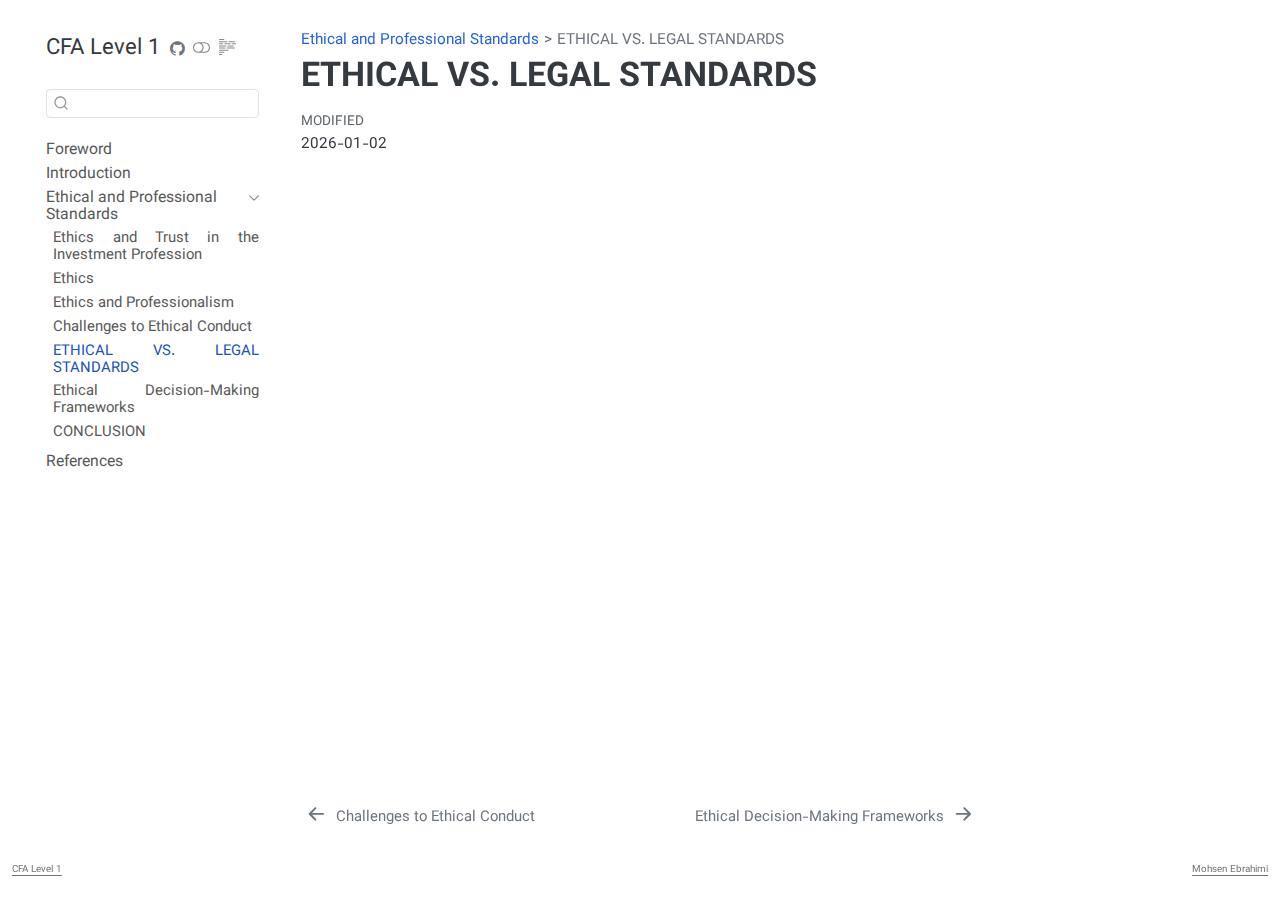
<file: docs/ethics/01/05.html>
<!DOCTYPE html>
<html xmlns="http://www.w3.org/1999/xhtml" lang="en" xml:lang="en" dir="ltr"><head>

<meta charset="utf-8">
<meta name="generator" content="quarto-1.8.26">

<meta name="viewport" content="width=device-width, initial-scale=1.0, user-scalable=yes">


<title>ETHICAL VS. LEGAL STANDARDS – CFA Level 1</title>
<style>
code{white-space: pre-wrap;}
span.smallcaps{font-variant: small-caps;}
div.columns{display: flex; gap: min(4vw, 1.5em);}
div.column{flex: auto; overflow-x: auto;}
div.hanging-indent{margin-left: 1.5em; text-indent: -1.5em;}
ul.task-list{list-style: none;}
ul.task-list li input[type="checkbox"] {
  width: 0.8em;
  margin: 0 0.8em 0.2em -1em; /* quarto-specific, see https://github.com/quarto-dev/quarto-cli/issues/4556 */ 
  vertical-align: middle;
}
</style>


<script src="../../site_libs/quarto-nav/quarto-nav.js"></script>
<script src="../../site_libs/quarto-nav/headroom.min.js"></script>
<script src="../../site_libs/clipboard/clipboard.min.js"></script>
<script src="../../site_libs/quarto-search/autocomplete.umd.js"></script>
<script src="../../site_libs/quarto-search/fuse.min.js"></script>
<script src="../../site_libs/quarto-search/quarto-search.js"></script>
<meta name="quarto:offset" content="../../">
<link href="../../ethics/01/06.html" rel="next">
<link href="../../ethics/01/04.html" rel="prev">
<link href="../..//img/cover.png" rel="icon" type="image/png">
<script src="../../site_libs/quarto-html/quarto.js" type="module"></script>
<script src="../../site_libs/quarto-html/tabsets/tabsets.js" type="module"></script>
<script src="../../site_libs/quarto-html/axe/axe-check.js" type="module"></script>
<script src="../../site_libs/quarto-html/popper.min.js"></script>
<script src="../../site_libs/quarto-html/tippy.umd.min.js"></script>
<script src="../../site_libs/quarto-html/anchor.min.js"></script>
<link href="../../site_libs/quarto-html/tippy.css" rel="stylesheet">
<link href="../../site_libs/quarto-html/quarto-syntax-highlighting-587c61ba64f3a5504c4d52d930310e48.css" rel="stylesheet" class="quarto-color-scheme" id="quarto-text-highlighting-styles">
<link href="../../site_libs/quarto-html/quarto-syntax-highlighting-dark-b758ccaa5987ceb1b75504551e579abf.css" rel="stylesheet" class="quarto-color-scheme quarto-color-alternate" id="quarto-text-highlighting-styles">
<link href="../../site_libs/quarto-html/quarto-syntax-highlighting-587c61ba64f3a5504c4d52d930310e48.css" rel="stylesheet" class="quarto-color-scheme-extra" id="quarto-text-highlighting-styles">
<script src="../../site_libs/bootstrap/bootstrap.min.js"></script>
<link href="../../site_libs/bootstrap/bootstrap-icons.css" rel="stylesheet">
<link href="../../site_libs/bootstrap/bootstrap-733fe1eaae865d90baf58daa88b272c8.min.css" rel="stylesheet" append-hash="true" class="quarto-color-scheme" id="quarto-bootstrap" data-mode="light">
<link href="../../site_libs/bootstrap/bootstrap-dark-e22f6f1774086682b500d69e3c6b1549.min.css" rel="stylesheet" append-hash="true" class="quarto-color-scheme quarto-color-alternate" id="quarto-bootstrap" data-mode="dark">
<link href="../../site_libs/bootstrap/bootstrap-733fe1eaae865d90baf58daa88b272c8.min.css" rel="stylesheet" append-hash="true" class="quarto-color-scheme-extra" id="quarto-bootstrap" data-mode="light">
<script id="quarto-search-options" type="application/json">{
  "location": "sidebar",
  "copy-button": false,
  "collapse-after": 3,
  "panel-placement": "start",
  "type": "textbox",
  "limit": 50,
  "keyboard-shortcut": [
    "f",
    "/",
    "s"
  ],
  "show-item-context": false,
  "language": {
    "search-no-results-text": "No results",
    "search-matching-documents-text": "matching documents",
    "search-copy-link-title": "Copy link to search",
    "search-hide-matches-text": "Hide additional matches",
    "search-more-match-text": "more match in this document",
    "search-more-matches-text": "more matches in this document",
    "search-clear-button-title": "Clear",
    "search-text-placeholder": "",
    "search-detached-cancel-button-title": "Cancel",
    "search-submit-button-title": "Submit",
    "search-label": "Search"
  }
}</script>

<link rel="preconnect" href="https://fonts.googleapis.com">
<link rel="preconnect" href="https://fonts.gstatic.com" crossorigin="">





<link rel="stylesheet" href="https://fonts.googleapis.com/css2?family=Vazirmatn:wght@100;300&amp;display=swap">
<link rel="stylesheet" href="../../assets/css/custom.css">
<link rel="stylesheet" href="../../assets/css/style.css">
</head>

<body class="nav-sidebar floating quarto-light"><script id="quarto-html-before-body" type="application/javascript">
    const toggleBodyColorMode = (bsSheetEl) => {
      const mode = bsSheetEl.getAttribute("data-mode");
      const bodyEl = window.document.querySelector("body");
      if (mode === "dark") {
        bodyEl.classList.add("quarto-dark");
        bodyEl.classList.remove("quarto-light");
      } else {
        bodyEl.classList.add("quarto-light");
        bodyEl.classList.remove("quarto-dark");
      }
    }
    const toggleBodyColorPrimary = () => {
      const bsSheetEl = window.document.querySelector("link#quarto-bootstrap:not([rel=disabled-stylesheet])");
      if (bsSheetEl) {
        toggleBodyColorMode(bsSheetEl);
      }
    }
    const setColorSchemeToggle = (alternate) => {
      const toggles = window.document.querySelectorAll('.quarto-color-scheme-toggle');
      for (let i=0; i < toggles.length; i++) {
        const toggle = toggles[i];
        if (toggle) {
          if (alternate) {
            toggle.classList.add("alternate");
          } else {
            toggle.classList.remove("alternate");
          }
        }
      }
    };
    const toggleColorMode = (alternate) => {
      // Switch the stylesheets
      const primaryStylesheets = window.document.querySelectorAll('link.quarto-color-scheme:not(.quarto-color-alternate)');
      const alternateStylesheets = window.document.querySelectorAll('link.quarto-color-scheme.quarto-color-alternate');
      manageTransitions('#quarto-margin-sidebar .nav-link', false);
      if (alternate) {
        // note: dark is layered on light, we don't disable primary!
        enableStylesheet(alternateStylesheets);
        for (const sheetNode of alternateStylesheets) {
          if (sheetNode.id === "quarto-bootstrap") {
            toggleBodyColorMode(sheetNode);
          }
        }
      } else {
        disableStylesheet(alternateStylesheets);
        enableStylesheet(primaryStylesheets)
        toggleBodyColorPrimary();
      }
      manageTransitions('#quarto-margin-sidebar .nav-link', true);
      // Switch the toggles
      setColorSchemeToggle(alternate)
      // Hack to workaround the fact that safari doesn't
      // properly recolor the scrollbar when toggling (#1455)
      if (navigator.userAgent.indexOf('Safari') > 0 && navigator.userAgent.indexOf('Chrome') == -1) {
        manageTransitions("body", false);
        window.scrollTo(0, 1);
        setTimeout(() => {
          window.scrollTo(0, 0);
          manageTransitions("body", true);
        }, 40);
      }
    }
    const disableStylesheet = (stylesheets) => {
      for (let i=0; i < stylesheets.length; i++) {
        const stylesheet = stylesheets[i];
        stylesheet.rel = 'disabled-stylesheet';
      }
    }
    const enableStylesheet = (stylesheets) => {
      for (let i=0; i < stylesheets.length; i++) {
        const stylesheet = stylesheets[i];
        if(stylesheet.rel !== 'stylesheet') { // for Chrome, which will still FOUC without this check
          stylesheet.rel = 'stylesheet';
        }
      }
    }
    const manageTransitions = (selector, allowTransitions) => {
      const els = window.document.querySelectorAll(selector);
      for (let i=0; i < els.length; i++) {
        const el = els[i];
        if (allowTransitions) {
          el.classList.remove('notransition');
        } else {
          el.classList.add('notransition');
        }
      }
    }
    const isFileUrl = () => {
      return window.location.protocol === 'file:';
    }
    const hasAlternateSentinel = () => {
      let styleSentinel = getColorSchemeSentinel();
      if (styleSentinel !== null) {
        return styleSentinel === "alternate";
      } else {
        return false;
      }
    }
    const setStyleSentinel = (alternate) => {
      const value = alternate ? "alternate" : "default";
      if (!isFileUrl()) {
        window.localStorage.setItem("quarto-color-scheme", value);
      } else {
        localAlternateSentinel = value;
      }
    }
    const getColorSchemeSentinel = () => {
      if (!isFileUrl()) {
        const storageValue = window.localStorage.getItem("quarto-color-scheme");
        return storageValue != null ? storageValue : localAlternateSentinel;
      } else {
        return localAlternateSentinel;
      }
    }
    const toggleGiscusIfUsed = (isAlternate, darkModeDefault) => {
      const baseTheme = document.querySelector('#giscus-base-theme')?.value ?? 'light';
      const alternateTheme = document.querySelector('#giscus-alt-theme')?.value ?? 'dark';
      let newTheme = '';
      if(authorPrefersDark) {
        newTheme = isAlternate ? baseTheme : alternateTheme;
      } else {
        newTheme = isAlternate ? alternateTheme : baseTheme;
      }
      const changeGiscusTheme = () => {
        // From: https://github.com/giscus/giscus/issues/336
        const sendMessage = (message) => {
          const iframe = document.querySelector('iframe.giscus-frame');
          if (!iframe) return;
          iframe.contentWindow.postMessage({ giscus: message }, 'https://giscus.app');
        }
        sendMessage({
          setConfig: {
            theme: newTheme
          }
        });
      }
      const isGiscussLoaded = window.document.querySelector('iframe.giscus-frame') !== null;
      if (isGiscussLoaded) {
        changeGiscusTheme();
      }
    };
    const authorPrefersDark = false;
    const darkModeDefault = authorPrefersDark;
      document.querySelector('link#quarto-text-highlighting-styles.quarto-color-scheme-extra').rel = 'disabled-stylesheet';
      document.querySelector('link#quarto-bootstrap.quarto-color-scheme-extra').rel = 'disabled-stylesheet';
    let localAlternateSentinel = darkModeDefault ? 'alternate' : 'default';
    // Dark / light mode switch
    window.quartoToggleColorScheme = () => {
      // Read the current dark / light value
      let toAlternate = !hasAlternateSentinel();
      toggleColorMode(toAlternate);
      setStyleSentinel(toAlternate);
      toggleGiscusIfUsed(toAlternate, darkModeDefault);
      window.dispatchEvent(new Event('resize'));
    };
    // Switch to dark mode if need be
    if (hasAlternateSentinel()) {
      toggleColorMode(true);
    } else {
      toggleColorMode(false);
    }
  </script>

<div id="quarto-search-results"></div>
  <header id="quarto-header" class="headroom fixed-top">
  <nav class="quarto-secondary-nav">
    <div class="container-fluid d-flex">
      <button type="button" class="quarto-btn-toggle btn" data-bs-toggle="collapse" role="button" data-bs-target=".quarto-sidebar-collapse-item" aria-controls="quarto-sidebar" aria-expanded="false" aria-label="Toggle sidebar navigation" onclick="if (window.quartoToggleHeadroom) { window.quartoToggleHeadroom(); }">
        <i class="bi bi-layout-text-sidebar-reverse"></i>
      </button>
        <nav class="quarto-page-breadcrumbs" aria-label="breadcrumb"><ol class="breadcrumb"><li class="breadcrumb-item"><a href="../../ethics/01/01.html">Ethical and Professional Standards</a></li><li class="breadcrumb-item"><a href="../../ethics/01/05.html"><span class="chapter-title">ETHICAL VS. LEGAL STANDARDS</span></a></li></ol></nav>
        <a class="flex-grow-1" role="navigation" data-bs-toggle="collapse" data-bs-target=".quarto-sidebar-collapse-item" aria-controls="quarto-sidebar" aria-expanded="false" aria-label="Toggle sidebar navigation" onclick="if (window.quartoToggleHeadroom) { window.quartoToggleHeadroom(); }">      
        </a>
      <button type="button" class="btn quarto-search-button" aria-label="Search" onclick="window.quartoOpenSearch();">
        <i class="bi bi-search"></i>
      </button>
    </div>
  </nav>
</header>
<!-- content -->
<div id="quarto-content" class="quarto-container page-columns page-rows-contents page-layout-article">
<!-- sidebar -->
  <nav id="quarto-sidebar" class="sidebar collapse collapse-horizontal quarto-sidebar-collapse-item sidebar-navigation floating overflow-auto">
    <div class="pt-lg-2 mt-2 text-left sidebar-header">
    <div class="sidebar-title mb-0 py-0">
      <a href="../../">CFA Level 1</a> 
        <div class="sidebar-tools-main tools-wide">
    <a href="https://github.com/mohsenebrahimyir/cfa-level-1/" title="Source Code" class="quarto-navigation-tool px-1" aria-label="Source Code"><i class="bi bi-github"></i></a>
  <a href="" class="quarto-color-scheme-toggle quarto-navigation-tool  px-1" onclick="window.quartoToggleColorScheme(); return false;" title="Toggle dark mode"><i class="bi"></i></a>
  <a href="" class="quarto-reader-toggle quarto-navigation-tool px-1" onclick="window.quartoToggleReader(); return false;" title="Toggle reader mode">
  <div class="quarto-reader-toggle-btn">
  <i class="bi"></i>
  </div>
</a>
</div>
    </div>
      </div>
        <div class="mt-2 flex-shrink-0 align-items-center">
        <div class="sidebar-search">
        <div id="quarto-search" class="" title="Search"></div>
        </div>
        </div>
    <div class="sidebar-menu-container"> 
    <ul class="list-unstyled mt-1">
        <li class="sidebar-item">
  <div class="sidebar-item-container"> 
  <a href="../../index.html" class="sidebar-item-text sidebar-link">
 <span class="menu-text">Foreword</span></a>
  </div>
</li>
        <li class="sidebar-item">
  <div class="sidebar-item-container"> 
  <a href="../../intro.html" class="sidebar-item-text sidebar-link">
 <span class="menu-text">Introduction</span></a>
  </div>
</li>
        <li class="sidebar-item sidebar-item-section">
      <div class="sidebar-item-container"> 
            <a class="sidebar-item-text sidebar-link text-start" data-bs-toggle="collapse" data-bs-target="#quarto-sidebar-section-1" role="navigation" aria-expanded="true">
 <span class="menu-text">Ethical and Professional Standards</span></a>
          <a class="sidebar-item-toggle text-start" data-bs-toggle="collapse" data-bs-target="#quarto-sidebar-section-1" role="navigation" aria-expanded="true" aria-label="Toggle section">
            <i class="bi bi-chevron-right ms-2"></i>
          </a> 
      </div>
      <ul id="quarto-sidebar-section-1" class="collapse list-unstyled sidebar-section depth1 show">  
          <li class="sidebar-item">
  <div class="sidebar-item-container"> 
  <a href="../../ethics/01/01.html" class="sidebar-item-text sidebar-link"><span class="chapter-title">Ethics and Trust in the Investment Profession</span></a>
  </div>
</li>
          <li class="sidebar-item">
  <div class="sidebar-item-container"> 
  <a href="../../ethics/01/02.html" class="sidebar-item-text sidebar-link"><span class="chapter-title">Ethics</span></a>
  </div>
</li>
          <li class="sidebar-item">
  <div class="sidebar-item-container"> 
  <a href="../../ethics/01/03.html" class="sidebar-item-text sidebar-link"><span class="chapter-title">Ethics and Professionalism</span></a>
  </div>
</li>
          <li class="sidebar-item">
  <div class="sidebar-item-container"> 
  <a href="../../ethics/01/04.html" class="sidebar-item-text sidebar-link"><span class="chapter-title">Challenges to Ethical Conduct</span></a>
  </div>
</li>
          <li class="sidebar-item">
  <div class="sidebar-item-container"> 
  <a href="../../ethics/01/05.html" class="sidebar-item-text sidebar-link active"><span class="chapter-title">ETHICAL VS. LEGAL STANDARDS</span></a>
  </div>
</li>
          <li class="sidebar-item">
  <div class="sidebar-item-container"> 
  <a href="../../ethics/01/06.html" class="sidebar-item-text sidebar-link"><span class="chapter-title">Ethical Decision-Making Frameworks</span></a>
  </div>
</li>
          <li class="sidebar-item">
  <div class="sidebar-item-container"> 
  <a href="../../ethics/01/07.html" class="sidebar-item-text sidebar-link"><span class="chapter-title">CONCLUSION</span></a>
  </div>
</li>
      </ul>
  </li>
        <li class="sidebar-item">
  <div class="sidebar-item-container"> 
  <a href="../../references.html" class="sidebar-item-text sidebar-link">
 <span class="menu-text">References</span></a>
  </div>
</li>
    </ul>
    </div>
</nav>
<div id="quarto-sidebar-glass" class="quarto-sidebar-collapse-item" data-bs-toggle="collapse" data-bs-target=".quarto-sidebar-collapse-item"></div>
<!-- margin-sidebar -->
    <div id="quarto-margin-sidebar" class="sidebar margin-sidebar zindex-bottom">
        
    </div>
<!-- main -->
<main class="content" id="quarto-document-content">


<header id="title-block-header" class="quarto-title-block default"><nav class="quarto-page-breadcrumbs quarto-title-breadcrumbs d-none d-lg-block" aria-label="breadcrumb"><ol class="breadcrumb"><li class="breadcrumb-item"><a href="../../ethics/01/01.html">Ethical and Professional Standards</a></li><li class="breadcrumb-item"><a href="../../ethics/01/05.html"><span class="chapter-title">ETHICAL VS. LEGAL STANDARDS</span></a></li></ol></nav>
<div class="quarto-title">
<h1 class="title"><span class="chapter-title">ETHICAL VS. LEGAL STANDARDS</span></h1>
</div>



<div class="quarto-title-meta">

    
  
    <div>
    <div class="quarto-title-meta-heading">Modified</div>
    <div class="quarto-title-meta-contents">
      <p class="date-modified">2026-01-02</p>
    </div>
  </div>
    
  </div>
  


</header>





</main> <!-- /main -->
<script id="quarto-html-after-body" type="application/javascript">
  window.document.addEventListener("DOMContentLoaded", function (event) {
    // Ensure there is a toggle, if there isn't float one in the top right
    if (window.document.querySelector('.quarto-color-scheme-toggle') === null) {
      const a = window.document.createElement('a');
      a.classList.add('top-right');
      a.classList.add('quarto-color-scheme-toggle');
      a.href = "";
      a.onclick = function() { try { window.quartoToggleColorScheme(); } catch {} return false; };
      const i = window.document.createElement("i");
      i.classList.add('bi');
      a.appendChild(i);
      window.document.body.appendChild(a);
    }
    setColorSchemeToggle(hasAlternateSentinel())
    const icon = "";
    const anchorJS = new window.AnchorJS();
    anchorJS.options = {
      placement: 'right',
      icon: icon
    };
    anchorJS.add('.anchored');
    const isCodeAnnotation = (el) => {
      for (const clz of el.classList) {
        if (clz.startsWith('code-annotation-')) {                     
          return true;
        }
      }
      return false;
    }
    const onCopySuccess = function(e) {
      // button target
      const button = e.trigger;
      // don't keep focus
      button.blur();
      // flash "checked"
      button.classList.add('code-copy-button-checked');
      var currentTitle = button.getAttribute("title");
      button.setAttribute("title", "Copied!");
      let tooltip;
      if (window.bootstrap) {
        button.setAttribute("data-bs-toggle", "tooltip");
        button.setAttribute("data-bs-placement", "left");
        button.setAttribute("data-bs-title", "Copied!");
        tooltip = new bootstrap.Tooltip(button, 
          { trigger: "manual", 
            customClass: "code-copy-button-tooltip",
            offset: [0, -8]});
        tooltip.show();    
      }
      setTimeout(function() {
        if (tooltip) {
          tooltip.hide();
          button.removeAttribute("data-bs-title");
          button.removeAttribute("data-bs-toggle");
          button.removeAttribute("data-bs-placement");
        }
        button.setAttribute("title", currentTitle);
        button.classList.remove('code-copy-button-checked');
      }, 1000);
      // clear code selection
      e.clearSelection();
    }
    const getTextToCopy = function(trigger) {
      const outerScaffold = trigger.parentElement.cloneNode(true);
      const codeEl = outerScaffold.querySelector('code');
      for (const childEl of codeEl.children) {
        if (isCodeAnnotation(childEl)) {
          childEl.remove();
        }
      }
      return codeEl.innerText;
    }
    const clipboard = new window.ClipboardJS('.code-copy-button:not([data-in-quarto-modal])', {
      text: getTextToCopy
    });
    clipboard.on('success', onCopySuccess);
    if (window.document.getElementById('quarto-embedded-source-code-modal')) {
      const clipboardModal = new window.ClipboardJS('.code-copy-button[data-in-quarto-modal]', {
        text: getTextToCopy,
        container: window.document.getElementById('quarto-embedded-source-code-modal')
      });
      clipboardModal.on('success', onCopySuccess);
    }
      var localhostRegex = new RegExp(/^(?:http|https):\/\/localhost\:?[0-9]*\//);
      var mailtoRegex = new RegExp(/^mailto:/);
        var filterRegex = new RegExp("https:\/\/mohsenebrahimyir\.github\.io\/cfa-level-1\/");
      var isInternal = (href) => {
          return filterRegex.test(href) || localhostRegex.test(href) || mailtoRegex.test(href);
      }
      // Inspect non-navigation links and adorn them if external
     var links = window.document.querySelectorAll('a[href]:not(.nav-link):not(.navbar-brand):not(.toc-action):not(.sidebar-link):not(.sidebar-item-toggle):not(.pagination-link):not(.no-external):not([aria-hidden]):not(.dropdown-item):not(.quarto-navigation-tool):not(.about-link)');
      for (var i=0; i<links.length; i++) {
        const link = links[i];
        if (!isInternal(link.href)) {
          // undo the damage that might have been done by quarto-nav.js in the case of
          // links that we want to consider external
          if (link.dataset.originalHref !== undefined) {
            link.href = link.dataset.originalHref;
          }
        }
      }
    function tippyHover(el, contentFn, onTriggerFn, onUntriggerFn) {
      const config = {
        allowHTML: true,
        maxWidth: 500,
        delay: 100,
        arrow: false,
        appendTo: function(el) {
            return el.parentElement;
        },
        interactive: true,
        interactiveBorder: 10,
        theme: 'quarto',
        placement: 'bottom-start',
      };
      if (contentFn) {
        config.content = contentFn;
      }
      if (onTriggerFn) {
        config.onTrigger = onTriggerFn;
      }
      if (onUntriggerFn) {
        config.onUntrigger = onUntriggerFn;
      }
      window.tippy(el, config); 
    }
    const noterefs = window.document.querySelectorAll('a[role="doc-noteref"]');
    for (var i=0; i<noterefs.length; i++) {
      const ref = noterefs[i];
      tippyHover(ref, function() {
        // use id or data attribute instead here
        let href = ref.getAttribute('data-footnote-href') || ref.getAttribute('href');
        try { href = new URL(href).hash; } catch {}
        const id = href.replace(/^#\/?/, "");
        const note = window.document.getElementById(id);
        if (note) {
          return note.innerHTML;
        } else {
          return "";
        }
      });
    }
    const xrefs = window.document.querySelectorAll('a.quarto-xref');
    const processXRef = (id, note) => {
      // Strip column container classes
      const stripColumnClz = (el) => {
        el.classList.remove("page-full", "page-columns");
        if (el.children) {
          for (const child of el.children) {
            stripColumnClz(child);
          }
        }
      }
      stripColumnClz(note)
      if (id === null || id.startsWith('sec-')) {
        // Special case sections, only their first couple elements
        const container = document.createElement("div");
        if (note.children && note.children.length > 2) {
          container.appendChild(note.children[0].cloneNode(true));
          for (let i = 1; i < note.children.length; i++) {
            const child = note.children[i];
            if (child.tagName === "P" && child.innerText === "") {
              continue;
            } else {
              container.appendChild(child.cloneNode(true));
              break;
            }
          }
          if (window.Quarto?.typesetMath) {
            window.Quarto.typesetMath(container);
          }
          return container.innerHTML
        } else {
          if (window.Quarto?.typesetMath) {
            window.Quarto.typesetMath(note);
          }
          return note.innerHTML;
        }
      } else {
        // Remove any anchor links if they are present
        const anchorLink = note.querySelector('a.anchorjs-link');
        if (anchorLink) {
          anchorLink.remove();
        }
        if (window.Quarto?.typesetMath) {
          window.Quarto.typesetMath(note);
        }
        if (note.classList.contains("callout")) {
          return note.outerHTML;
        } else {
          return note.innerHTML;
        }
      }
    }
    for (var i=0; i<xrefs.length; i++) {
      const xref = xrefs[i];
      tippyHover(xref, undefined, function(instance) {
        instance.disable();
        let url = xref.getAttribute('href');
        let hash = undefined; 
        if (url.startsWith('#')) {
          hash = url;
        } else {
          try { hash = new URL(url).hash; } catch {}
        }
        if (hash) {
          const id = hash.replace(/^#\/?/, "");
          const note = window.document.getElementById(id);
          if (note !== null) {
            try {
              const html = processXRef(id, note.cloneNode(true));
              instance.setContent(html);
            } finally {
              instance.enable();
              instance.show();
            }
          } else {
            // See if we can fetch this
            fetch(url.split('#')[0])
            .then(res => res.text())
            .then(html => {
              const parser = new DOMParser();
              const htmlDoc = parser.parseFromString(html, "text/html");
              const note = htmlDoc.getElementById(id);
              if (note !== null) {
                const html = processXRef(id, note);
                instance.setContent(html);
              } 
            }).finally(() => {
              instance.enable();
              instance.show();
            });
          }
        } else {
          // See if we can fetch a full url (with no hash to target)
          // This is a special case and we should probably do some content thinning / targeting
          fetch(url)
          .then(res => res.text())
          .then(html => {
            const parser = new DOMParser();
            const htmlDoc = parser.parseFromString(html, "text/html");
            const note = htmlDoc.querySelector('main.content');
            if (note !== null) {
              // This should only happen for chapter cross references
              // (since there is no id in the URL)
              // remove the first header
              if (note.children.length > 0 && note.children[0].tagName === "HEADER") {
                note.children[0].remove();
              }
              const html = processXRef(null, note);
              instance.setContent(html);
            } 
          }).finally(() => {
            instance.enable();
            instance.show();
          });
        }
      }, function(instance) {
      });
    }
        let selectedAnnoteEl;
        const selectorForAnnotation = ( cell, annotation) => {
          let cellAttr = 'data-code-cell="' + cell + '"';
          let lineAttr = 'data-code-annotation="' +  annotation + '"';
          const selector = 'span[' + cellAttr + '][' + lineAttr + ']';
          return selector;
        }
        const selectCodeLines = (annoteEl) => {
          const doc = window.document;
          const targetCell = annoteEl.getAttribute("data-target-cell");
          const targetAnnotation = annoteEl.getAttribute("data-target-annotation");
          const annoteSpan = window.document.querySelector(selectorForAnnotation(targetCell, targetAnnotation));
          const lines = annoteSpan.getAttribute("data-code-lines").split(",");
          const lineIds = lines.map((line) => {
            return targetCell + "-" + line;
          })
          let top = null;
          let height = null;
          let parent = null;
          if (lineIds.length > 0) {
              //compute the position of the single el (top and bottom and make a div)
              const el = window.document.getElementById(lineIds[0]);
              top = el.offsetTop;
              height = el.offsetHeight;
              parent = el.parentElement.parentElement;
            if (lineIds.length > 1) {
              const lastEl = window.document.getElementById(lineIds[lineIds.length - 1]);
              const bottom = lastEl.offsetTop + lastEl.offsetHeight;
              height = bottom - top;
            }
            if (top !== null && height !== null && parent !== null) {
              // cook up a div (if necessary) and position it 
              let div = window.document.getElementById("code-annotation-line-highlight");
              if (div === null) {
                div = window.document.createElement("div");
                div.setAttribute("id", "code-annotation-line-highlight");
                div.style.position = 'absolute';
                parent.appendChild(div);
              }
              div.style.top = top - 2 + "px";
              div.style.height = height + 4 + "px";
              div.style.left = 0;
              let gutterDiv = window.document.getElementById("code-annotation-line-highlight-gutter");
              if (gutterDiv === null) {
                gutterDiv = window.document.createElement("div");
                gutterDiv.setAttribute("id", "code-annotation-line-highlight-gutter");
                gutterDiv.style.position = 'absolute';
                const codeCell = window.document.getElementById(targetCell);
                const gutter = codeCell.querySelector('.code-annotation-gutter');
                gutter.appendChild(gutterDiv);
              }
              gutterDiv.style.top = top - 2 + "px";
              gutterDiv.style.height = height + 4 + "px";
            }
            selectedAnnoteEl = annoteEl;
          }
        };
        const unselectCodeLines = () => {
          const elementsIds = ["code-annotation-line-highlight", "code-annotation-line-highlight-gutter"];
          elementsIds.forEach((elId) => {
            const div = window.document.getElementById(elId);
            if (div) {
              div.remove();
            }
          });
          selectedAnnoteEl = undefined;
        };
          // Handle positioning of the toggle
      window.addEventListener(
        "resize",
        throttle(() => {
          elRect = undefined;
          if (selectedAnnoteEl) {
            selectCodeLines(selectedAnnoteEl);
          }
        }, 10)
      );
      function throttle(fn, ms) {
      let throttle = false;
      let timer;
        return (...args) => {
          if(!throttle) { // first call gets through
              fn.apply(this, args);
              throttle = true;
          } else { // all the others get throttled
              if(timer) clearTimeout(timer); // cancel #2
              timer = setTimeout(() => {
                fn.apply(this, args);
                timer = throttle = false;
              }, ms);
          }
        };
      }
        // Attach click handler to the DT
        const annoteDls = window.document.querySelectorAll('dt[data-target-cell]');
        for (const annoteDlNode of annoteDls) {
          annoteDlNode.addEventListener('click', (event) => {
            const clickedEl = event.target;
            if (clickedEl !== selectedAnnoteEl) {
              unselectCodeLines();
              const activeEl = window.document.querySelector('dt[data-target-cell].code-annotation-active');
              if (activeEl) {
                activeEl.classList.remove('code-annotation-active');
              }
              selectCodeLines(clickedEl);
              clickedEl.classList.add('code-annotation-active');
            } else {
              // Unselect the line
              unselectCodeLines();
              clickedEl.classList.remove('code-annotation-active');
            }
          });
        }
    const findCites = (el) => {
      const parentEl = el.parentElement;
      if (parentEl) {
        const cites = parentEl.dataset.cites;
        if (cites) {
          return {
            el,
            cites: cites.split(' ')
          };
        } else {
          return findCites(el.parentElement)
        }
      } else {
        return undefined;
      }
    };
    var bibliorefs = window.document.querySelectorAll('a[role="doc-biblioref"]');
    for (var i=0; i<bibliorefs.length; i++) {
      const ref = bibliorefs[i];
      const citeInfo = findCites(ref);
      if (citeInfo) {
        tippyHover(citeInfo.el, function() {
          var popup = window.document.createElement('div');
          citeInfo.cites.forEach(function(cite) {
            var citeDiv = window.document.createElement('div');
            citeDiv.classList.add('hanging-indent');
            citeDiv.classList.add('csl-entry');
            var biblioDiv = window.document.getElementById('ref-' + cite);
            if (biblioDiv) {
              citeDiv.innerHTML = biblioDiv.innerHTML;
            }
            popup.appendChild(citeDiv);
          });
          return popup.innerHTML;
        });
      }
    }
  });
  </script>
<nav class="page-navigation">
  <div class="nav-page nav-page-previous">
      <a href="../../ethics/01/04.html" class="pagination-link" aria-label="Challenges to Ethical Conduct">
        <i class="bi bi-arrow-left-short"></i> <span class="nav-page-text"><span class="chapter-title">Challenges to Ethical Conduct</span></span>
      </a>          
  </div>
  <div class="nav-page nav-page-next">
      <a href="../../ethics/01/06.html" class="pagination-link" aria-label="Ethical Decision-Making Frameworks">
        <span class="nav-page-text"><span class="chapter-title">Ethical Decision-Making Frameworks</span></span> <i class="bi bi-arrow-right-short"></i>
      </a>
  </div>
</nav>
</div> <!-- /content -->
<footer class="footer">
  <div class="nav-footer">
    <div class="nav-footer-left">
<p><a href="../../index.html">CFA Level 1</a></p>
</div>   
    <div class="nav-footer-center">
      &nbsp;
    </div>
    <div class="nav-footer-right">
<p><a href="https://mohsenebrahimy.ir/">Mohsen Ebrahimi</a></p>
</div>
  </div>
</footer>




</body></html>
</file>
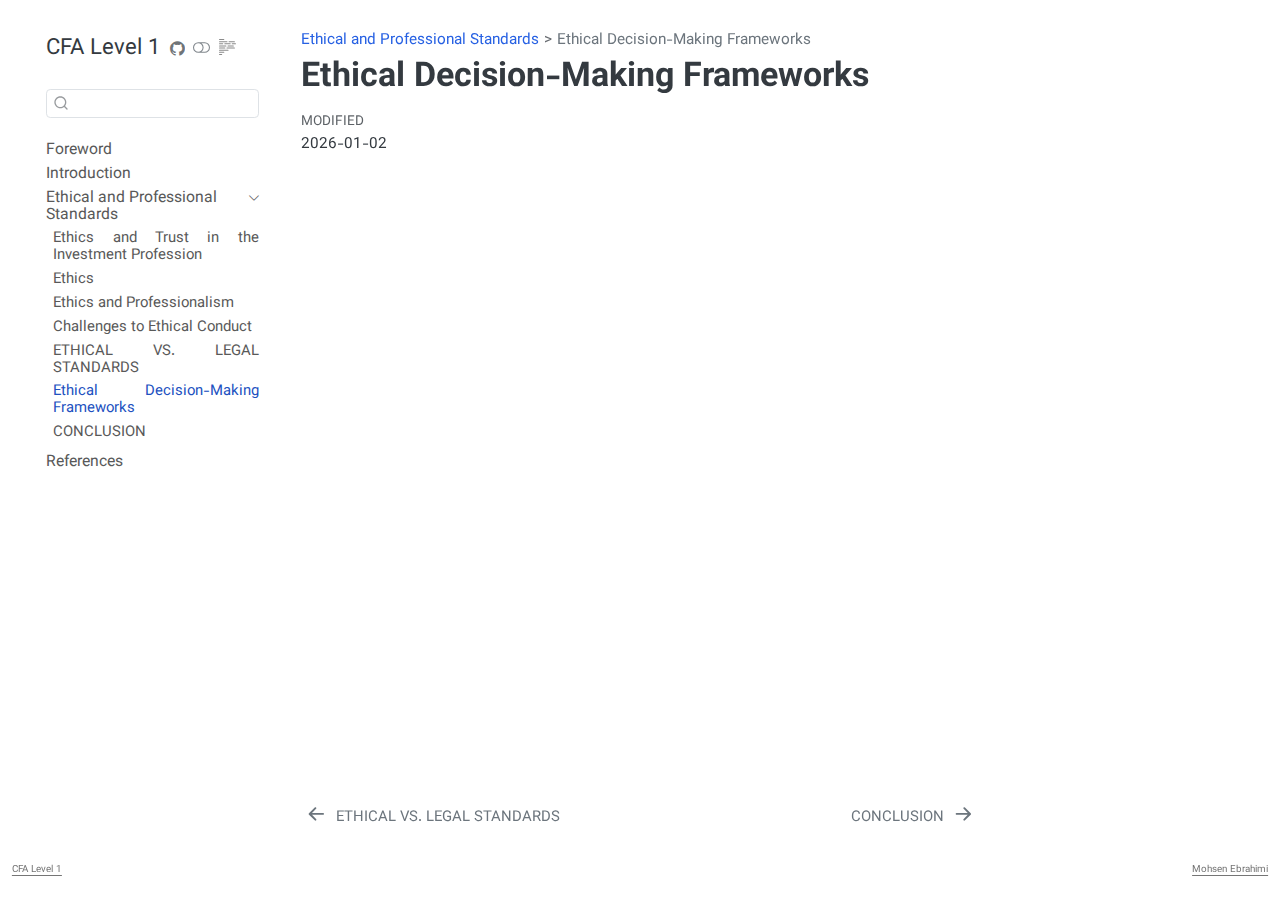
<file: docs/ethics/01/06.html>
<!DOCTYPE html>
<html xmlns="http://www.w3.org/1999/xhtml" lang="en" xml:lang="en" dir="ltr"><head>

<meta charset="utf-8">
<meta name="generator" content="quarto-1.8.26">

<meta name="viewport" content="width=device-width, initial-scale=1.0, user-scalable=yes">


<title>Ethical Decision-Making Frameworks – CFA Level 1</title>
<style>
code{white-space: pre-wrap;}
span.smallcaps{font-variant: small-caps;}
div.columns{display: flex; gap: min(4vw, 1.5em);}
div.column{flex: auto; overflow-x: auto;}
div.hanging-indent{margin-left: 1.5em; text-indent: -1.5em;}
ul.task-list{list-style: none;}
ul.task-list li input[type="checkbox"] {
  width: 0.8em;
  margin: 0 0.8em 0.2em -1em; /* quarto-specific, see https://github.com/quarto-dev/quarto-cli/issues/4556 */ 
  vertical-align: middle;
}
</style>


<script src="../../site_libs/quarto-nav/quarto-nav.js"></script>
<script src="../../site_libs/quarto-nav/headroom.min.js"></script>
<script src="../../site_libs/clipboard/clipboard.min.js"></script>
<script src="../../site_libs/quarto-search/autocomplete.umd.js"></script>
<script src="../../site_libs/quarto-search/fuse.min.js"></script>
<script src="../../site_libs/quarto-search/quarto-search.js"></script>
<meta name="quarto:offset" content="../../">
<link href="../../ethics/01/07.html" rel="next">
<link href="../../ethics/01/05.html" rel="prev">
<link href="../..//img/cover.png" rel="icon" type="image/png">
<script src="../../site_libs/quarto-html/quarto.js" type="module"></script>
<script src="../../site_libs/quarto-html/tabsets/tabsets.js" type="module"></script>
<script src="../../site_libs/quarto-html/axe/axe-check.js" type="module"></script>
<script src="../../site_libs/quarto-html/popper.min.js"></script>
<script src="../../site_libs/quarto-html/tippy.umd.min.js"></script>
<script src="../../site_libs/quarto-html/anchor.min.js"></script>
<link href="../../site_libs/quarto-html/tippy.css" rel="stylesheet">
<link href="../../site_libs/quarto-html/quarto-syntax-highlighting-587c61ba64f3a5504c4d52d930310e48.css" rel="stylesheet" class="quarto-color-scheme" id="quarto-text-highlighting-styles">
<link href="../../site_libs/quarto-html/quarto-syntax-highlighting-dark-b758ccaa5987ceb1b75504551e579abf.css" rel="stylesheet" class="quarto-color-scheme quarto-color-alternate" id="quarto-text-highlighting-styles">
<link href="../../site_libs/quarto-html/quarto-syntax-highlighting-587c61ba64f3a5504c4d52d930310e48.css" rel="stylesheet" class="quarto-color-scheme-extra" id="quarto-text-highlighting-styles">
<script src="../../site_libs/bootstrap/bootstrap.min.js"></script>
<link href="../../site_libs/bootstrap/bootstrap-icons.css" rel="stylesheet">
<link href="../../site_libs/bootstrap/bootstrap-733fe1eaae865d90baf58daa88b272c8.min.css" rel="stylesheet" append-hash="true" class="quarto-color-scheme" id="quarto-bootstrap" data-mode="light">
<link href="../../site_libs/bootstrap/bootstrap-dark-e22f6f1774086682b500d69e3c6b1549.min.css" rel="stylesheet" append-hash="true" class="quarto-color-scheme quarto-color-alternate" id="quarto-bootstrap" data-mode="dark">
<link href="../../site_libs/bootstrap/bootstrap-733fe1eaae865d90baf58daa88b272c8.min.css" rel="stylesheet" append-hash="true" class="quarto-color-scheme-extra" id="quarto-bootstrap" data-mode="light">
<script id="quarto-search-options" type="application/json">{
  "location": "sidebar",
  "copy-button": false,
  "collapse-after": 3,
  "panel-placement": "start",
  "type": "textbox",
  "limit": 50,
  "keyboard-shortcut": [
    "f",
    "/",
    "s"
  ],
  "show-item-context": false,
  "language": {
    "search-no-results-text": "No results",
    "search-matching-documents-text": "matching documents",
    "search-copy-link-title": "Copy link to search",
    "search-hide-matches-text": "Hide additional matches",
    "search-more-match-text": "more match in this document",
    "search-more-matches-text": "more matches in this document",
    "search-clear-button-title": "Clear",
    "search-text-placeholder": "",
    "search-detached-cancel-button-title": "Cancel",
    "search-submit-button-title": "Submit",
    "search-label": "Search"
  }
}</script>

<link rel="preconnect" href="https://fonts.googleapis.com">
<link rel="preconnect" href="https://fonts.gstatic.com" crossorigin="">





<link rel="stylesheet" href="https://fonts.googleapis.com/css2?family=Vazirmatn:wght@100;300&amp;display=swap">
<link rel="stylesheet" href="../../assets/css/custom.css">
<link rel="stylesheet" href="../../assets/css/style.css">
</head>

<body class="nav-sidebar floating quarto-light"><script id="quarto-html-before-body" type="application/javascript">
    const toggleBodyColorMode = (bsSheetEl) => {
      const mode = bsSheetEl.getAttribute("data-mode");
      const bodyEl = window.document.querySelector("body");
      if (mode === "dark") {
        bodyEl.classList.add("quarto-dark");
        bodyEl.classList.remove("quarto-light");
      } else {
        bodyEl.classList.add("quarto-light");
        bodyEl.classList.remove("quarto-dark");
      }
    }
    const toggleBodyColorPrimary = () => {
      const bsSheetEl = window.document.querySelector("link#quarto-bootstrap:not([rel=disabled-stylesheet])");
      if (bsSheetEl) {
        toggleBodyColorMode(bsSheetEl);
      }
    }
    const setColorSchemeToggle = (alternate) => {
      const toggles = window.document.querySelectorAll('.quarto-color-scheme-toggle');
      for (let i=0; i < toggles.length; i++) {
        const toggle = toggles[i];
        if (toggle) {
          if (alternate) {
            toggle.classList.add("alternate");
          } else {
            toggle.classList.remove("alternate");
          }
        }
      }
    };
    const toggleColorMode = (alternate) => {
      // Switch the stylesheets
      const primaryStylesheets = window.document.querySelectorAll('link.quarto-color-scheme:not(.quarto-color-alternate)');
      const alternateStylesheets = window.document.querySelectorAll('link.quarto-color-scheme.quarto-color-alternate');
      manageTransitions('#quarto-margin-sidebar .nav-link', false);
      if (alternate) {
        // note: dark is layered on light, we don't disable primary!
        enableStylesheet(alternateStylesheets);
        for (const sheetNode of alternateStylesheets) {
          if (sheetNode.id === "quarto-bootstrap") {
            toggleBodyColorMode(sheetNode);
          }
        }
      } else {
        disableStylesheet(alternateStylesheets);
        enableStylesheet(primaryStylesheets)
        toggleBodyColorPrimary();
      }
      manageTransitions('#quarto-margin-sidebar .nav-link', true);
      // Switch the toggles
      setColorSchemeToggle(alternate)
      // Hack to workaround the fact that safari doesn't
      // properly recolor the scrollbar when toggling (#1455)
      if (navigator.userAgent.indexOf('Safari') > 0 && navigator.userAgent.indexOf('Chrome') == -1) {
        manageTransitions("body", false);
        window.scrollTo(0, 1);
        setTimeout(() => {
          window.scrollTo(0, 0);
          manageTransitions("body", true);
        }, 40);
      }
    }
    const disableStylesheet = (stylesheets) => {
      for (let i=0; i < stylesheets.length; i++) {
        const stylesheet = stylesheets[i];
        stylesheet.rel = 'disabled-stylesheet';
      }
    }
    const enableStylesheet = (stylesheets) => {
      for (let i=0; i < stylesheets.length; i++) {
        const stylesheet = stylesheets[i];
        if(stylesheet.rel !== 'stylesheet') { // for Chrome, which will still FOUC without this check
          stylesheet.rel = 'stylesheet';
        }
      }
    }
    const manageTransitions = (selector, allowTransitions) => {
      const els = window.document.querySelectorAll(selector);
      for (let i=0; i < els.length; i++) {
        const el = els[i];
        if (allowTransitions) {
          el.classList.remove('notransition');
        } else {
          el.classList.add('notransition');
        }
      }
    }
    const isFileUrl = () => {
      return window.location.protocol === 'file:';
    }
    const hasAlternateSentinel = () => {
      let styleSentinel = getColorSchemeSentinel();
      if (styleSentinel !== null) {
        return styleSentinel === "alternate";
      } else {
        return false;
      }
    }
    const setStyleSentinel = (alternate) => {
      const value = alternate ? "alternate" : "default";
      if (!isFileUrl()) {
        window.localStorage.setItem("quarto-color-scheme", value);
      } else {
        localAlternateSentinel = value;
      }
    }
    const getColorSchemeSentinel = () => {
      if (!isFileUrl()) {
        const storageValue = window.localStorage.getItem("quarto-color-scheme");
        return storageValue != null ? storageValue : localAlternateSentinel;
      } else {
        return localAlternateSentinel;
      }
    }
    const toggleGiscusIfUsed = (isAlternate, darkModeDefault) => {
      const baseTheme = document.querySelector('#giscus-base-theme')?.value ?? 'light';
      const alternateTheme = document.querySelector('#giscus-alt-theme')?.value ?? 'dark';
      let newTheme = '';
      if(authorPrefersDark) {
        newTheme = isAlternate ? baseTheme : alternateTheme;
      } else {
        newTheme = isAlternate ? alternateTheme : baseTheme;
      }
      const changeGiscusTheme = () => {
        // From: https://github.com/giscus/giscus/issues/336
        const sendMessage = (message) => {
          const iframe = document.querySelector('iframe.giscus-frame');
          if (!iframe) return;
          iframe.contentWindow.postMessage({ giscus: message }, 'https://giscus.app');
        }
        sendMessage({
          setConfig: {
            theme: newTheme
          }
        });
      }
      const isGiscussLoaded = window.document.querySelector('iframe.giscus-frame') !== null;
      if (isGiscussLoaded) {
        changeGiscusTheme();
      }
    };
    const authorPrefersDark = false;
    const darkModeDefault = authorPrefersDark;
      document.querySelector('link#quarto-text-highlighting-styles.quarto-color-scheme-extra').rel = 'disabled-stylesheet';
      document.querySelector('link#quarto-bootstrap.quarto-color-scheme-extra').rel = 'disabled-stylesheet';
    let localAlternateSentinel = darkModeDefault ? 'alternate' : 'default';
    // Dark / light mode switch
    window.quartoToggleColorScheme = () => {
      // Read the current dark / light value
      let toAlternate = !hasAlternateSentinel();
      toggleColorMode(toAlternate);
      setStyleSentinel(toAlternate);
      toggleGiscusIfUsed(toAlternate, darkModeDefault);
      window.dispatchEvent(new Event('resize'));
    };
    // Switch to dark mode if need be
    if (hasAlternateSentinel()) {
      toggleColorMode(true);
    } else {
      toggleColorMode(false);
    }
  </script>

<div id="quarto-search-results"></div>
  <header id="quarto-header" class="headroom fixed-top">
  <nav class="quarto-secondary-nav">
    <div class="container-fluid d-flex">
      <button type="button" class="quarto-btn-toggle btn" data-bs-toggle="collapse" role="button" data-bs-target=".quarto-sidebar-collapse-item" aria-controls="quarto-sidebar" aria-expanded="false" aria-label="Toggle sidebar navigation" onclick="if (window.quartoToggleHeadroom) { window.quartoToggleHeadroom(); }">
        <i class="bi bi-layout-text-sidebar-reverse"></i>
      </button>
        <nav class="quarto-page-breadcrumbs" aria-label="breadcrumb"><ol class="breadcrumb"><li class="breadcrumb-item"><a href="../../ethics/01/01.html">Ethical and Professional Standards</a></li><li class="breadcrumb-item"><a href="../../ethics/01/06.html"><span class="chapter-title">Ethical Decision-Making Frameworks</span></a></li></ol></nav>
        <a class="flex-grow-1" role="navigation" data-bs-toggle="collapse" data-bs-target=".quarto-sidebar-collapse-item" aria-controls="quarto-sidebar" aria-expanded="false" aria-label="Toggle sidebar navigation" onclick="if (window.quartoToggleHeadroom) { window.quartoToggleHeadroom(); }">      
        </a>
      <button type="button" class="btn quarto-search-button" aria-label="Search" onclick="window.quartoOpenSearch();">
        <i class="bi bi-search"></i>
      </button>
    </div>
  </nav>
</header>
<!-- content -->
<div id="quarto-content" class="quarto-container page-columns page-rows-contents page-layout-article">
<!-- sidebar -->
  <nav id="quarto-sidebar" class="sidebar collapse collapse-horizontal quarto-sidebar-collapse-item sidebar-navigation floating overflow-auto">
    <div class="pt-lg-2 mt-2 text-left sidebar-header">
    <div class="sidebar-title mb-0 py-0">
      <a href="../../">CFA Level 1</a> 
        <div class="sidebar-tools-main tools-wide">
    <a href="https://github.com/mohsenebrahimyir/cfa-level-1/" title="Source Code" class="quarto-navigation-tool px-1" aria-label="Source Code"><i class="bi bi-github"></i></a>
  <a href="" class="quarto-color-scheme-toggle quarto-navigation-tool  px-1" onclick="window.quartoToggleColorScheme(); return false;" title="Toggle dark mode"><i class="bi"></i></a>
  <a href="" class="quarto-reader-toggle quarto-navigation-tool px-1" onclick="window.quartoToggleReader(); return false;" title="Toggle reader mode">
  <div class="quarto-reader-toggle-btn">
  <i class="bi"></i>
  </div>
</a>
</div>
    </div>
      </div>
        <div class="mt-2 flex-shrink-0 align-items-center">
        <div class="sidebar-search">
        <div id="quarto-search" class="" title="Search"></div>
        </div>
        </div>
    <div class="sidebar-menu-container"> 
    <ul class="list-unstyled mt-1">
        <li class="sidebar-item">
  <div class="sidebar-item-container"> 
  <a href="../../index.html" class="sidebar-item-text sidebar-link">
 <span class="menu-text">Foreword</span></a>
  </div>
</li>
        <li class="sidebar-item">
  <div class="sidebar-item-container"> 
  <a href="../../intro.html" class="sidebar-item-text sidebar-link">
 <span class="menu-text">Introduction</span></a>
  </div>
</li>
        <li class="sidebar-item sidebar-item-section">
      <div class="sidebar-item-container"> 
            <a class="sidebar-item-text sidebar-link text-start" data-bs-toggle="collapse" data-bs-target="#quarto-sidebar-section-1" role="navigation" aria-expanded="true">
 <span class="menu-text">Ethical and Professional Standards</span></a>
          <a class="sidebar-item-toggle text-start" data-bs-toggle="collapse" data-bs-target="#quarto-sidebar-section-1" role="navigation" aria-expanded="true" aria-label="Toggle section">
            <i class="bi bi-chevron-right ms-2"></i>
          </a> 
      </div>
      <ul id="quarto-sidebar-section-1" class="collapse list-unstyled sidebar-section depth1 show">  
          <li class="sidebar-item">
  <div class="sidebar-item-container"> 
  <a href="../../ethics/01/01.html" class="sidebar-item-text sidebar-link"><span class="chapter-title">Ethics and Trust in the Investment Profession</span></a>
  </div>
</li>
          <li class="sidebar-item">
  <div class="sidebar-item-container"> 
  <a href="../../ethics/01/02.html" class="sidebar-item-text sidebar-link"><span class="chapter-title">Ethics</span></a>
  </div>
</li>
          <li class="sidebar-item">
  <div class="sidebar-item-container"> 
  <a href="../../ethics/01/03.html" class="sidebar-item-text sidebar-link"><span class="chapter-title">Ethics and Professionalism</span></a>
  </div>
</li>
          <li class="sidebar-item">
  <div class="sidebar-item-container"> 
  <a href="../../ethics/01/04.html" class="sidebar-item-text sidebar-link"><span class="chapter-title">Challenges to Ethical Conduct</span></a>
  </div>
</li>
          <li class="sidebar-item">
  <div class="sidebar-item-container"> 
  <a href="../../ethics/01/05.html" class="sidebar-item-text sidebar-link"><span class="chapter-title">ETHICAL VS. LEGAL STANDARDS</span></a>
  </div>
</li>
          <li class="sidebar-item">
  <div class="sidebar-item-container"> 
  <a href="../../ethics/01/06.html" class="sidebar-item-text sidebar-link active"><span class="chapter-title">Ethical Decision-Making Frameworks</span></a>
  </div>
</li>
          <li class="sidebar-item">
  <div class="sidebar-item-container"> 
  <a href="../../ethics/01/07.html" class="sidebar-item-text sidebar-link"><span class="chapter-title">CONCLUSION</span></a>
  </div>
</li>
      </ul>
  </li>
        <li class="sidebar-item">
  <div class="sidebar-item-container"> 
  <a href="../../references.html" class="sidebar-item-text sidebar-link">
 <span class="menu-text">References</span></a>
  </div>
</li>
    </ul>
    </div>
</nav>
<div id="quarto-sidebar-glass" class="quarto-sidebar-collapse-item" data-bs-toggle="collapse" data-bs-target=".quarto-sidebar-collapse-item"></div>
<!-- margin-sidebar -->
    <div id="quarto-margin-sidebar" class="sidebar margin-sidebar zindex-bottom">
        
    </div>
<!-- main -->
<main class="content" id="quarto-document-content">


<header id="title-block-header" class="quarto-title-block default"><nav class="quarto-page-breadcrumbs quarto-title-breadcrumbs d-none d-lg-block" aria-label="breadcrumb"><ol class="breadcrumb"><li class="breadcrumb-item"><a href="../../ethics/01/01.html">Ethical and Professional Standards</a></li><li class="breadcrumb-item"><a href="../../ethics/01/06.html"><span class="chapter-title">Ethical Decision-Making Frameworks</span></a></li></ol></nav>
<div class="quarto-title">
<h1 class="title"><span class="chapter-title">Ethical Decision-Making Frameworks</span></h1>
</div>



<div class="quarto-title-meta">

    
  
    <div>
    <div class="quarto-title-meta-heading">Modified</div>
    <div class="quarto-title-meta-contents">
      <p class="date-modified">2026-01-02</p>
    </div>
  </div>
    
  </div>
  


</header>





</main> <!-- /main -->
<script id="quarto-html-after-body" type="application/javascript">
  window.document.addEventListener("DOMContentLoaded", function (event) {
    // Ensure there is a toggle, if there isn't float one in the top right
    if (window.document.querySelector('.quarto-color-scheme-toggle') === null) {
      const a = window.document.createElement('a');
      a.classList.add('top-right');
      a.classList.add('quarto-color-scheme-toggle');
      a.href = "";
      a.onclick = function() { try { window.quartoToggleColorScheme(); } catch {} return false; };
      const i = window.document.createElement("i");
      i.classList.add('bi');
      a.appendChild(i);
      window.document.body.appendChild(a);
    }
    setColorSchemeToggle(hasAlternateSentinel())
    const icon = "";
    const anchorJS = new window.AnchorJS();
    anchorJS.options = {
      placement: 'right',
      icon: icon
    };
    anchorJS.add('.anchored');
    const isCodeAnnotation = (el) => {
      for (const clz of el.classList) {
        if (clz.startsWith('code-annotation-')) {                     
          return true;
        }
      }
      return false;
    }
    const onCopySuccess = function(e) {
      // button target
      const button = e.trigger;
      // don't keep focus
      button.blur();
      // flash "checked"
      button.classList.add('code-copy-button-checked');
      var currentTitle = button.getAttribute("title");
      button.setAttribute("title", "Copied!");
      let tooltip;
      if (window.bootstrap) {
        button.setAttribute("data-bs-toggle", "tooltip");
        button.setAttribute("data-bs-placement", "left");
        button.setAttribute("data-bs-title", "Copied!");
        tooltip = new bootstrap.Tooltip(button, 
          { trigger: "manual", 
            customClass: "code-copy-button-tooltip",
            offset: [0, -8]});
        tooltip.show();    
      }
      setTimeout(function() {
        if (tooltip) {
          tooltip.hide();
          button.removeAttribute("data-bs-title");
          button.removeAttribute("data-bs-toggle");
          button.removeAttribute("data-bs-placement");
        }
        button.setAttribute("title", currentTitle);
        button.classList.remove('code-copy-button-checked');
      }, 1000);
      // clear code selection
      e.clearSelection();
    }
    const getTextToCopy = function(trigger) {
      const outerScaffold = trigger.parentElement.cloneNode(true);
      const codeEl = outerScaffold.querySelector('code');
      for (const childEl of codeEl.children) {
        if (isCodeAnnotation(childEl)) {
          childEl.remove();
        }
      }
      return codeEl.innerText;
    }
    const clipboard = new window.ClipboardJS('.code-copy-button:not([data-in-quarto-modal])', {
      text: getTextToCopy
    });
    clipboard.on('success', onCopySuccess);
    if (window.document.getElementById('quarto-embedded-source-code-modal')) {
      const clipboardModal = new window.ClipboardJS('.code-copy-button[data-in-quarto-modal]', {
        text: getTextToCopy,
        container: window.document.getElementById('quarto-embedded-source-code-modal')
      });
      clipboardModal.on('success', onCopySuccess);
    }
      var localhostRegex = new RegExp(/^(?:http|https):\/\/localhost\:?[0-9]*\//);
      var mailtoRegex = new RegExp(/^mailto:/);
        var filterRegex = new RegExp("https:\/\/mohsenebrahimyir\.github\.io\/cfa-level-1\/");
      var isInternal = (href) => {
          return filterRegex.test(href) || localhostRegex.test(href) || mailtoRegex.test(href);
      }
      // Inspect non-navigation links and adorn them if external
     var links = window.document.querySelectorAll('a[href]:not(.nav-link):not(.navbar-brand):not(.toc-action):not(.sidebar-link):not(.sidebar-item-toggle):not(.pagination-link):not(.no-external):not([aria-hidden]):not(.dropdown-item):not(.quarto-navigation-tool):not(.about-link)');
      for (var i=0; i<links.length; i++) {
        const link = links[i];
        if (!isInternal(link.href)) {
          // undo the damage that might have been done by quarto-nav.js in the case of
          // links that we want to consider external
          if (link.dataset.originalHref !== undefined) {
            link.href = link.dataset.originalHref;
          }
        }
      }
    function tippyHover(el, contentFn, onTriggerFn, onUntriggerFn) {
      const config = {
        allowHTML: true,
        maxWidth: 500,
        delay: 100,
        arrow: false,
        appendTo: function(el) {
            return el.parentElement;
        },
        interactive: true,
        interactiveBorder: 10,
        theme: 'quarto',
        placement: 'bottom-start',
      };
      if (contentFn) {
        config.content = contentFn;
      }
      if (onTriggerFn) {
        config.onTrigger = onTriggerFn;
      }
      if (onUntriggerFn) {
        config.onUntrigger = onUntriggerFn;
      }
      window.tippy(el, config); 
    }
    const noterefs = window.document.querySelectorAll('a[role="doc-noteref"]');
    for (var i=0; i<noterefs.length; i++) {
      const ref = noterefs[i];
      tippyHover(ref, function() {
        // use id or data attribute instead here
        let href = ref.getAttribute('data-footnote-href') || ref.getAttribute('href');
        try { href = new URL(href).hash; } catch {}
        const id = href.replace(/^#\/?/, "");
        const note = window.document.getElementById(id);
        if (note) {
          return note.innerHTML;
        } else {
          return "";
        }
      });
    }
    const xrefs = window.document.querySelectorAll('a.quarto-xref');
    const processXRef = (id, note) => {
      // Strip column container classes
      const stripColumnClz = (el) => {
        el.classList.remove("page-full", "page-columns");
        if (el.children) {
          for (const child of el.children) {
            stripColumnClz(child);
          }
        }
      }
      stripColumnClz(note)
      if (id === null || id.startsWith('sec-')) {
        // Special case sections, only their first couple elements
        const container = document.createElement("div");
        if (note.children && note.children.length > 2) {
          container.appendChild(note.children[0].cloneNode(true));
          for (let i = 1; i < note.children.length; i++) {
            const child = note.children[i];
            if (child.tagName === "P" && child.innerText === "") {
              continue;
            } else {
              container.appendChild(child.cloneNode(true));
              break;
            }
          }
          if (window.Quarto?.typesetMath) {
            window.Quarto.typesetMath(container);
          }
          return container.innerHTML
        } else {
          if (window.Quarto?.typesetMath) {
            window.Quarto.typesetMath(note);
          }
          return note.innerHTML;
        }
      } else {
        // Remove any anchor links if they are present
        const anchorLink = note.querySelector('a.anchorjs-link');
        if (anchorLink) {
          anchorLink.remove();
        }
        if (window.Quarto?.typesetMath) {
          window.Quarto.typesetMath(note);
        }
        if (note.classList.contains("callout")) {
          return note.outerHTML;
        } else {
          return note.innerHTML;
        }
      }
    }
    for (var i=0; i<xrefs.length; i++) {
      const xref = xrefs[i];
      tippyHover(xref, undefined, function(instance) {
        instance.disable();
        let url = xref.getAttribute('href');
        let hash = undefined; 
        if (url.startsWith('#')) {
          hash = url;
        } else {
          try { hash = new URL(url).hash; } catch {}
        }
        if (hash) {
          const id = hash.replace(/^#\/?/, "");
          const note = window.document.getElementById(id);
          if (note !== null) {
            try {
              const html = processXRef(id, note.cloneNode(true));
              instance.setContent(html);
            } finally {
              instance.enable();
              instance.show();
            }
          } else {
            // See if we can fetch this
            fetch(url.split('#')[0])
            .then(res => res.text())
            .then(html => {
              const parser = new DOMParser();
              const htmlDoc = parser.parseFromString(html, "text/html");
              const note = htmlDoc.getElementById(id);
              if (note !== null) {
                const html = processXRef(id, note);
                instance.setContent(html);
              } 
            }).finally(() => {
              instance.enable();
              instance.show();
            });
          }
        } else {
          // See if we can fetch a full url (with no hash to target)
          // This is a special case and we should probably do some content thinning / targeting
          fetch(url)
          .then(res => res.text())
          .then(html => {
            const parser = new DOMParser();
            const htmlDoc = parser.parseFromString(html, "text/html");
            const note = htmlDoc.querySelector('main.content');
            if (note !== null) {
              // This should only happen for chapter cross references
              // (since there is no id in the URL)
              // remove the first header
              if (note.children.length > 0 && note.children[0].tagName === "HEADER") {
                note.children[0].remove();
              }
              const html = processXRef(null, note);
              instance.setContent(html);
            } 
          }).finally(() => {
            instance.enable();
            instance.show();
          });
        }
      }, function(instance) {
      });
    }
        let selectedAnnoteEl;
        const selectorForAnnotation = ( cell, annotation) => {
          let cellAttr = 'data-code-cell="' + cell + '"';
          let lineAttr = 'data-code-annotation="' +  annotation + '"';
          const selector = 'span[' + cellAttr + '][' + lineAttr + ']';
          return selector;
        }
        const selectCodeLines = (annoteEl) => {
          const doc = window.document;
          const targetCell = annoteEl.getAttribute("data-target-cell");
          const targetAnnotation = annoteEl.getAttribute("data-target-annotation");
          const annoteSpan = window.document.querySelector(selectorForAnnotation(targetCell, targetAnnotation));
          const lines = annoteSpan.getAttribute("data-code-lines").split(",");
          const lineIds = lines.map((line) => {
            return targetCell + "-" + line;
          })
          let top = null;
          let height = null;
          let parent = null;
          if (lineIds.length > 0) {
              //compute the position of the single el (top and bottom and make a div)
              const el = window.document.getElementById(lineIds[0]);
              top = el.offsetTop;
              height = el.offsetHeight;
              parent = el.parentElement.parentElement;
            if (lineIds.length > 1) {
              const lastEl = window.document.getElementById(lineIds[lineIds.length - 1]);
              const bottom = lastEl.offsetTop + lastEl.offsetHeight;
              height = bottom - top;
            }
            if (top !== null && height !== null && parent !== null) {
              // cook up a div (if necessary) and position it 
              let div = window.document.getElementById("code-annotation-line-highlight");
              if (div === null) {
                div = window.document.createElement("div");
                div.setAttribute("id", "code-annotation-line-highlight");
                div.style.position = 'absolute';
                parent.appendChild(div);
              }
              div.style.top = top - 2 + "px";
              div.style.height = height + 4 + "px";
              div.style.left = 0;
              let gutterDiv = window.document.getElementById("code-annotation-line-highlight-gutter");
              if (gutterDiv === null) {
                gutterDiv = window.document.createElement("div");
                gutterDiv.setAttribute("id", "code-annotation-line-highlight-gutter");
                gutterDiv.style.position = 'absolute';
                const codeCell = window.document.getElementById(targetCell);
                const gutter = codeCell.querySelector('.code-annotation-gutter');
                gutter.appendChild(gutterDiv);
              }
              gutterDiv.style.top = top - 2 + "px";
              gutterDiv.style.height = height + 4 + "px";
            }
            selectedAnnoteEl = annoteEl;
          }
        };
        const unselectCodeLines = () => {
          const elementsIds = ["code-annotation-line-highlight", "code-annotation-line-highlight-gutter"];
          elementsIds.forEach((elId) => {
            const div = window.document.getElementById(elId);
            if (div) {
              div.remove();
            }
          });
          selectedAnnoteEl = undefined;
        };
          // Handle positioning of the toggle
      window.addEventListener(
        "resize",
        throttle(() => {
          elRect = undefined;
          if (selectedAnnoteEl) {
            selectCodeLines(selectedAnnoteEl);
          }
        }, 10)
      );
      function throttle(fn, ms) {
      let throttle = false;
      let timer;
        return (...args) => {
          if(!throttle) { // first call gets through
              fn.apply(this, args);
              throttle = true;
          } else { // all the others get throttled
              if(timer) clearTimeout(timer); // cancel #2
              timer = setTimeout(() => {
                fn.apply(this, args);
                timer = throttle = false;
              }, ms);
          }
        };
      }
        // Attach click handler to the DT
        const annoteDls = window.document.querySelectorAll('dt[data-target-cell]');
        for (const annoteDlNode of annoteDls) {
          annoteDlNode.addEventListener('click', (event) => {
            const clickedEl = event.target;
            if (clickedEl !== selectedAnnoteEl) {
              unselectCodeLines();
              const activeEl = window.document.querySelector('dt[data-target-cell].code-annotation-active');
              if (activeEl) {
                activeEl.classList.remove('code-annotation-active');
              }
              selectCodeLines(clickedEl);
              clickedEl.classList.add('code-annotation-active');
            } else {
              // Unselect the line
              unselectCodeLines();
              clickedEl.classList.remove('code-annotation-active');
            }
          });
        }
    const findCites = (el) => {
      const parentEl = el.parentElement;
      if (parentEl) {
        const cites = parentEl.dataset.cites;
        if (cites) {
          return {
            el,
            cites: cites.split(' ')
          };
        } else {
          return findCites(el.parentElement)
        }
      } else {
        return undefined;
      }
    };
    var bibliorefs = window.document.querySelectorAll('a[role="doc-biblioref"]');
    for (var i=0; i<bibliorefs.length; i++) {
      const ref = bibliorefs[i];
      const citeInfo = findCites(ref);
      if (citeInfo) {
        tippyHover(citeInfo.el, function() {
          var popup = window.document.createElement('div');
          citeInfo.cites.forEach(function(cite) {
            var citeDiv = window.document.createElement('div');
            citeDiv.classList.add('hanging-indent');
            citeDiv.classList.add('csl-entry');
            var biblioDiv = window.document.getElementById('ref-' + cite);
            if (biblioDiv) {
              citeDiv.innerHTML = biblioDiv.innerHTML;
            }
            popup.appendChild(citeDiv);
          });
          return popup.innerHTML;
        });
      }
    }
  });
  </script>
<nav class="page-navigation">
  <div class="nav-page nav-page-previous">
      <a href="../../ethics/01/05.html" class="pagination-link" aria-label="ETHICAL VS. LEGAL STANDARDS">
        <i class="bi bi-arrow-left-short"></i> <span class="nav-page-text"><span class="chapter-title">ETHICAL VS. LEGAL STANDARDS</span></span>
      </a>          
  </div>
  <div class="nav-page nav-page-next">
      <a href="../../ethics/01/07.html" class="pagination-link" aria-label="CONCLUSION">
        <span class="nav-page-text"><span class="chapter-title">CONCLUSION</span></span> <i class="bi bi-arrow-right-short"></i>
      </a>
  </div>
</nav>
</div> <!-- /content -->
<footer class="footer">
  <div class="nav-footer">
    <div class="nav-footer-left">
<p><a href="../../index.html">CFA Level 1</a></p>
</div>   
    <div class="nav-footer-center">
      &nbsp;
    </div>
    <div class="nav-footer-right">
<p><a href="https://mohsenebrahimy.ir/">Mohsen Ebrahimi</a></p>
</div>
  </div>
</footer>




</body></html>
</file>
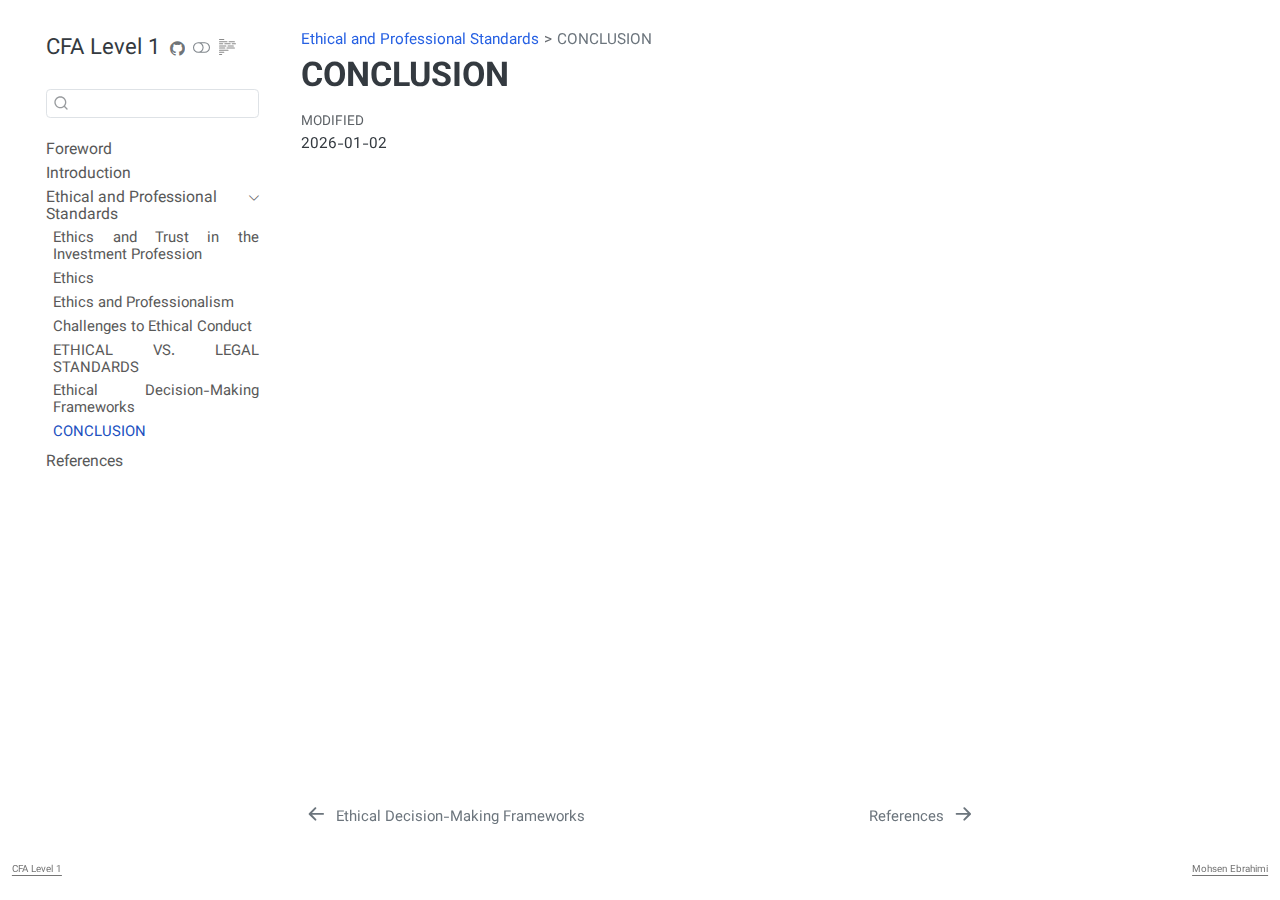
<file: docs/ethics/01/07.html>
<!DOCTYPE html>
<html xmlns="http://www.w3.org/1999/xhtml" lang="en" xml:lang="en" dir="ltr"><head>

<meta charset="utf-8">
<meta name="generator" content="quarto-1.8.26">

<meta name="viewport" content="width=device-width, initial-scale=1.0, user-scalable=yes">


<title>CONCLUSION – CFA Level 1</title>
<style>
code{white-space: pre-wrap;}
span.smallcaps{font-variant: small-caps;}
div.columns{display: flex; gap: min(4vw, 1.5em);}
div.column{flex: auto; overflow-x: auto;}
div.hanging-indent{margin-left: 1.5em; text-indent: -1.5em;}
ul.task-list{list-style: none;}
ul.task-list li input[type="checkbox"] {
  width: 0.8em;
  margin: 0 0.8em 0.2em -1em; /* quarto-specific, see https://github.com/quarto-dev/quarto-cli/issues/4556 */ 
  vertical-align: middle;
}
</style>


<script src="../../site_libs/quarto-nav/quarto-nav.js"></script>
<script src="../../site_libs/quarto-nav/headroom.min.js"></script>
<script src="../../site_libs/clipboard/clipboard.min.js"></script>
<script src="../../site_libs/quarto-search/autocomplete.umd.js"></script>
<script src="../../site_libs/quarto-search/fuse.min.js"></script>
<script src="../../site_libs/quarto-search/quarto-search.js"></script>
<meta name="quarto:offset" content="../../">
<link href="../../references.html" rel="next">
<link href="../../ethics/01/06.html" rel="prev">
<link href="../..//img/cover.png" rel="icon" type="image/png">
<script src="../../site_libs/quarto-html/quarto.js" type="module"></script>
<script src="../../site_libs/quarto-html/tabsets/tabsets.js" type="module"></script>
<script src="../../site_libs/quarto-html/axe/axe-check.js" type="module"></script>
<script src="../../site_libs/quarto-html/popper.min.js"></script>
<script src="../../site_libs/quarto-html/tippy.umd.min.js"></script>
<script src="../../site_libs/quarto-html/anchor.min.js"></script>
<link href="../../site_libs/quarto-html/tippy.css" rel="stylesheet">
<link href="../../site_libs/quarto-html/quarto-syntax-highlighting-587c61ba64f3a5504c4d52d930310e48.css" rel="stylesheet" class="quarto-color-scheme" id="quarto-text-highlighting-styles">
<link href="../../site_libs/quarto-html/quarto-syntax-highlighting-dark-b758ccaa5987ceb1b75504551e579abf.css" rel="stylesheet" class="quarto-color-scheme quarto-color-alternate" id="quarto-text-highlighting-styles">
<link href="../../site_libs/quarto-html/quarto-syntax-highlighting-587c61ba64f3a5504c4d52d930310e48.css" rel="stylesheet" class="quarto-color-scheme-extra" id="quarto-text-highlighting-styles">
<script src="../../site_libs/bootstrap/bootstrap.min.js"></script>
<link href="../../site_libs/bootstrap/bootstrap-icons.css" rel="stylesheet">
<link href="../../site_libs/bootstrap/bootstrap-733fe1eaae865d90baf58daa88b272c8.min.css" rel="stylesheet" append-hash="true" class="quarto-color-scheme" id="quarto-bootstrap" data-mode="light">
<link href="../../site_libs/bootstrap/bootstrap-dark-e22f6f1774086682b500d69e3c6b1549.min.css" rel="stylesheet" append-hash="true" class="quarto-color-scheme quarto-color-alternate" id="quarto-bootstrap" data-mode="dark">
<link href="../../site_libs/bootstrap/bootstrap-733fe1eaae865d90baf58daa88b272c8.min.css" rel="stylesheet" append-hash="true" class="quarto-color-scheme-extra" id="quarto-bootstrap" data-mode="light">
<script id="quarto-search-options" type="application/json">{
  "location": "sidebar",
  "copy-button": false,
  "collapse-after": 3,
  "panel-placement": "start",
  "type": "textbox",
  "limit": 50,
  "keyboard-shortcut": [
    "f",
    "/",
    "s"
  ],
  "show-item-context": false,
  "language": {
    "search-no-results-text": "No results",
    "search-matching-documents-text": "matching documents",
    "search-copy-link-title": "Copy link to search",
    "search-hide-matches-text": "Hide additional matches",
    "search-more-match-text": "more match in this document",
    "search-more-matches-text": "more matches in this document",
    "search-clear-button-title": "Clear",
    "search-text-placeholder": "",
    "search-detached-cancel-button-title": "Cancel",
    "search-submit-button-title": "Submit",
    "search-label": "Search"
  }
}</script>

<link rel="preconnect" href="https://fonts.googleapis.com">
<link rel="preconnect" href="https://fonts.gstatic.com" crossorigin="">





<link rel="stylesheet" href="https://fonts.googleapis.com/css2?family=Vazirmatn:wght@100;300&amp;display=swap">
<link rel="stylesheet" href="../../assets/css/custom.css">
<link rel="stylesheet" href="../../assets/css/style.css">
</head>

<body class="nav-sidebar floating quarto-light"><script id="quarto-html-before-body" type="application/javascript">
    const toggleBodyColorMode = (bsSheetEl) => {
      const mode = bsSheetEl.getAttribute("data-mode");
      const bodyEl = window.document.querySelector("body");
      if (mode === "dark") {
        bodyEl.classList.add("quarto-dark");
        bodyEl.classList.remove("quarto-light");
      } else {
        bodyEl.classList.add("quarto-light");
        bodyEl.classList.remove("quarto-dark");
      }
    }
    const toggleBodyColorPrimary = () => {
      const bsSheetEl = window.document.querySelector("link#quarto-bootstrap:not([rel=disabled-stylesheet])");
      if (bsSheetEl) {
        toggleBodyColorMode(bsSheetEl);
      }
    }
    const setColorSchemeToggle = (alternate) => {
      const toggles = window.document.querySelectorAll('.quarto-color-scheme-toggle');
      for (let i=0; i < toggles.length; i++) {
        const toggle = toggles[i];
        if (toggle) {
          if (alternate) {
            toggle.classList.add("alternate");
          } else {
            toggle.classList.remove("alternate");
          }
        }
      }
    };
    const toggleColorMode = (alternate) => {
      // Switch the stylesheets
      const primaryStylesheets = window.document.querySelectorAll('link.quarto-color-scheme:not(.quarto-color-alternate)');
      const alternateStylesheets = window.document.querySelectorAll('link.quarto-color-scheme.quarto-color-alternate');
      manageTransitions('#quarto-margin-sidebar .nav-link', false);
      if (alternate) {
        // note: dark is layered on light, we don't disable primary!
        enableStylesheet(alternateStylesheets);
        for (const sheetNode of alternateStylesheets) {
          if (sheetNode.id === "quarto-bootstrap") {
            toggleBodyColorMode(sheetNode);
          }
        }
      } else {
        disableStylesheet(alternateStylesheets);
        enableStylesheet(primaryStylesheets)
        toggleBodyColorPrimary();
      }
      manageTransitions('#quarto-margin-sidebar .nav-link', true);
      // Switch the toggles
      setColorSchemeToggle(alternate)
      // Hack to workaround the fact that safari doesn't
      // properly recolor the scrollbar when toggling (#1455)
      if (navigator.userAgent.indexOf('Safari') > 0 && navigator.userAgent.indexOf('Chrome') == -1) {
        manageTransitions("body", false);
        window.scrollTo(0, 1);
        setTimeout(() => {
          window.scrollTo(0, 0);
          manageTransitions("body", true);
        }, 40);
      }
    }
    const disableStylesheet = (stylesheets) => {
      for (let i=0; i < stylesheets.length; i++) {
        const stylesheet = stylesheets[i];
        stylesheet.rel = 'disabled-stylesheet';
      }
    }
    const enableStylesheet = (stylesheets) => {
      for (let i=0; i < stylesheets.length; i++) {
        const stylesheet = stylesheets[i];
        if(stylesheet.rel !== 'stylesheet') { // for Chrome, which will still FOUC without this check
          stylesheet.rel = 'stylesheet';
        }
      }
    }
    const manageTransitions = (selector, allowTransitions) => {
      const els = window.document.querySelectorAll(selector);
      for (let i=0; i < els.length; i++) {
        const el = els[i];
        if (allowTransitions) {
          el.classList.remove('notransition');
        } else {
          el.classList.add('notransition');
        }
      }
    }
    const isFileUrl = () => {
      return window.location.protocol === 'file:';
    }
    const hasAlternateSentinel = () => {
      let styleSentinel = getColorSchemeSentinel();
      if (styleSentinel !== null) {
        return styleSentinel === "alternate";
      } else {
        return false;
      }
    }
    const setStyleSentinel = (alternate) => {
      const value = alternate ? "alternate" : "default";
      if (!isFileUrl()) {
        window.localStorage.setItem("quarto-color-scheme", value);
      } else {
        localAlternateSentinel = value;
      }
    }
    const getColorSchemeSentinel = () => {
      if (!isFileUrl()) {
        const storageValue = window.localStorage.getItem("quarto-color-scheme");
        return storageValue != null ? storageValue : localAlternateSentinel;
      } else {
        return localAlternateSentinel;
      }
    }
    const toggleGiscusIfUsed = (isAlternate, darkModeDefault) => {
      const baseTheme = document.querySelector('#giscus-base-theme')?.value ?? 'light';
      const alternateTheme = document.querySelector('#giscus-alt-theme')?.value ?? 'dark';
      let newTheme = '';
      if(authorPrefersDark) {
        newTheme = isAlternate ? baseTheme : alternateTheme;
      } else {
        newTheme = isAlternate ? alternateTheme : baseTheme;
      }
      const changeGiscusTheme = () => {
        // From: https://github.com/giscus/giscus/issues/336
        const sendMessage = (message) => {
          const iframe = document.querySelector('iframe.giscus-frame');
          if (!iframe) return;
          iframe.contentWindow.postMessage({ giscus: message }, 'https://giscus.app');
        }
        sendMessage({
          setConfig: {
            theme: newTheme
          }
        });
      }
      const isGiscussLoaded = window.document.querySelector('iframe.giscus-frame') !== null;
      if (isGiscussLoaded) {
        changeGiscusTheme();
      }
    };
    const authorPrefersDark = false;
    const darkModeDefault = authorPrefersDark;
      document.querySelector('link#quarto-text-highlighting-styles.quarto-color-scheme-extra').rel = 'disabled-stylesheet';
      document.querySelector('link#quarto-bootstrap.quarto-color-scheme-extra').rel = 'disabled-stylesheet';
    let localAlternateSentinel = darkModeDefault ? 'alternate' : 'default';
    // Dark / light mode switch
    window.quartoToggleColorScheme = () => {
      // Read the current dark / light value
      let toAlternate = !hasAlternateSentinel();
      toggleColorMode(toAlternate);
      setStyleSentinel(toAlternate);
      toggleGiscusIfUsed(toAlternate, darkModeDefault);
      window.dispatchEvent(new Event('resize'));
    };
    // Switch to dark mode if need be
    if (hasAlternateSentinel()) {
      toggleColorMode(true);
    } else {
      toggleColorMode(false);
    }
  </script>

<div id="quarto-search-results"></div>
  <header id="quarto-header" class="headroom fixed-top">
  <nav class="quarto-secondary-nav">
    <div class="container-fluid d-flex">
      <button type="button" class="quarto-btn-toggle btn" data-bs-toggle="collapse" role="button" data-bs-target=".quarto-sidebar-collapse-item" aria-controls="quarto-sidebar" aria-expanded="false" aria-label="Toggle sidebar navigation" onclick="if (window.quartoToggleHeadroom) { window.quartoToggleHeadroom(); }">
        <i class="bi bi-layout-text-sidebar-reverse"></i>
      </button>
        <nav class="quarto-page-breadcrumbs" aria-label="breadcrumb"><ol class="breadcrumb"><li class="breadcrumb-item"><a href="../../ethics/01/01.html">Ethical and Professional Standards</a></li><li class="breadcrumb-item"><a href="../../ethics/01/07.html"><span class="chapter-title">CONCLUSION</span></a></li></ol></nav>
        <a class="flex-grow-1" role="navigation" data-bs-toggle="collapse" data-bs-target=".quarto-sidebar-collapse-item" aria-controls="quarto-sidebar" aria-expanded="false" aria-label="Toggle sidebar navigation" onclick="if (window.quartoToggleHeadroom) { window.quartoToggleHeadroom(); }">      
        </a>
      <button type="button" class="btn quarto-search-button" aria-label="Search" onclick="window.quartoOpenSearch();">
        <i class="bi bi-search"></i>
      </button>
    </div>
  </nav>
</header>
<!-- content -->
<div id="quarto-content" class="quarto-container page-columns page-rows-contents page-layout-article">
<!-- sidebar -->
  <nav id="quarto-sidebar" class="sidebar collapse collapse-horizontal quarto-sidebar-collapse-item sidebar-navigation floating overflow-auto">
    <div class="pt-lg-2 mt-2 text-left sidebar-header">
    <div class="sidebar-title mb-0 py-0">
      <a href="../../">CFA Level 1</a> 
        <div class="sidebar-tools-main tools-wide">
    <a href="https://github.com/mohsenebrahimyir/cfa-level-1/" title="Source Code" class="quarto-navigation-tool px-1" aria-label="Source Code"><i class="bi bi-github"></i></a>
  <a href="" class="quarto-color-scheme-toggle quarto-navigation-tool  px-1" onclick="window.quartoToggleColorScheme(); return false;" title="Toggle dark mode"><i class="bi"></i></a>
  <a href="" class="quarto-reader-toggle quarto-navigation-tool px-1" onclick="window.quartoToggleReader(); return false;" title="Toggle reader mode">
  <div class="quarto-reader-toggle-btn">
  <i class="bi"></i>
  </div>
</a>
</div>
    </div>
      </div>
        <div class="mt-2 flex-shrink-0 align-items-center">
        <div class="sidebar-search">
        <div id="quarto-search" class="" title="Search"></div>
        </div>
        </div>
    <div class="sidebar-menu-container"> 
    <ul class="list-unstyled mt-1">
        <li class="sidebar-item">
  <div class="sidebar-item-container"> 
  <a href="../../index.html" class="sidebar-item-text sidebar-link">
 <span class="menu-text">Foreword</span></a>
  </div>
</li>
        <li class="sidebar-item">
  <div class="sidebar-item-container"> 
  <a href="../../intro.html" class="sidebar-item-text sidebar-link">
 <span class="menu-text">Introduction</span></a>
  </div>
</li>
        <li class="sidebar-item sidebar-item-section">
      <div class="sidebar-item-container"> 
            <a class="sidebar-item-text sidebar-link text-start" data-bs-toggle="collapse" data-bs-target="#quarto-sidebar-section-1" role="navigation" aria-expanded="true">
 <span class="menu-text">Ethical and Professional Standards</span></a>
          <a class="sidebar-item-toggle text-start" data-bs-toggle="collapse" data-bs-target="#quarto-sidebar-section-1" role="navigation" aria-expanded="true" aria-label="Toggle section">
            <i class="bi bi-chevron-right ms-2"></i>
          </a> 
      </div>
      <ul id="quarto-sidebar-section-1" class="collapse list-unstyled sidebar-section depth1 show">  
          <li class="sidebar-item">
  <div class="sidebar-item-container"> 
  <a href="../../ethics/01/01.html" class="sidebar-item-text sidebar-link"><span class="chapter-title">Ethics and Trust in the Investment Profession</span></a>
  </div>
</li>
          <li class="sidebar-item">
  <div class="sidebar-item-container"> 
  <a href="../../ethics/01/02.html" class="sidebar-item-text sidebar-link"><span class="chapter-title">Ethics</span></a>
  </div>
</li>
          <li class="sidebar-item">
  <div class="sidebar-item-container"> 
  <a href="../../ethics/01/03.html" class="sidebar-item-text sidebar-link"><span class="chapter-title">Ethics and Professionalism</span></a>
  </div>
</li>
          <li class="sidebar-item">
  <div class="sidebar-item-container"> 
  <a href="../../ethics/01/04.html" class="sidebar-item-text sidebar-link"><span class="chapter-title">Challenges to Ethical Conduct</span></a>
  </div>
</li>
          <li class="sidebar-item">
  <div class="sidebar-item-container"> 
  <a href="../../ethics/01/05.html" class="sidebar-item-text sidebar-link"><span class="chapter-title">ETHICAL VS. LEGAL STANDARDS</span></a>
  </div>
</li>
          <li class="sidebar-item">
  <div class="sidebar-item-container"> 
  <a href="../../ethics/01/06.html" class="sidebar-item-text sidebar-link"><span class="chapter-title">Ethical Decision-Making Frameworks</span></a>
  </div>
</li>
          <li class="sidebar-item">
  <div class="sidebar-item-container"> 
  <a href="../../ethics/01/07.html" class="sidebar-item-text sidebar-link active"><span class="chapter-title">CONCLUSION</span></a>
  </div>
</li>
      </ul>
  </li>
        <li class="sidebar-item">
  <div class="sidebar-item-container"> 
  <a href="../../references.html" class="sidebar-item-text sidebar-link">
 <span class="menu-text">References</span></a>
  </div>
</li>
    </ul>
    </div>
</nav>
<div id="quarto-sidebar-glass" class="quarto-sidebar-collapse-item" data-bs-toggle="collapse" data-bs-target=".quarto-sidebar-collapse-item"></div>
<!-- margin-sidebar -->
    <div id="quarto-margin-sidebar" class="sidebar margin-sidebar zindex-bottom">
        
    </div>
<!-- main -->
<main class="content" id="quarto-document-content">


<header id="title-block-header" class="quarto-title-block default"><nav class="quarto-page-breadcrumbs quarto-title-breadcrumbs d-none d-lg-block" aria-label="breadcrumb"><ol class="breadcrumb"><li class="breadcrumb-item"><a href="../../ethics/01/01.html">Ethical and Professional Standards</a></li><li class="breadcrumb-item"><a href="../../ethics/01/07.html"><span class="chapter-title">CONCLUSION</span></a></li></ol></nav>
<div class="quarto-title">
<h1 class="title"><span class="chapter-title">CONCLUSION</span></h1>
</div>



<div class="quarto-title-meta">

    
  
    <div>
    <div class="quarto-title-meta-heading">Modified</div>
    <div class="quarto-title-meta-contents">
      <p class="date-modified">2026-01-02</p>
    </div>
  </div>
    
  </div>
  


</header>





</main> <!-- /main -->
<script id="quarto-html-after-body" type="application/javascript">
  window.document.addEventListener("DOMContentLoaded", function (event) {
    // Ensure there is a toggle, if there isn't float one in the top right
    if (window.document.querySelector('.quarto-color-scheme-toggle') === null) {
      const a = window.document.createElement('a');
      a.classList.add('top-right');
      a.classList.add('quarto-color-scheme-toggle');
      a.href = "";
      a.onclick = function() { try { window.quartoToggleColorScheme(); } catch {} return false; };
      const i = window.document.createElement("i");
      i.classList.add('bi');
      a.appendChild(i);
      window.document.body.appendChild(a);
    }
    setColorSchemeToggle(hasAlternateSentinel())
    const icon = "";
    const anchorJS = new window.AnchorJS();
    anchorJS.options = {
      placement: 'right',
      icon: icon
    };
    anchorJS.add('.anchored');
    const isCodeAnnotation = (el) => {
      for (const clz of el.classList) {
        if (clz.startsWith('code-annotation-')) {                     
          return true;
        }
      }
      return false;
    }
    const onCopySuccess = function(e) {
      // button target
      const button = e.trigger;
      // don't keep focus
      button.blur();
      // flash "checked"
      button.classList.add('code-copy-button-checked');
      var currentTitle = button.getAttribute("title");
      button.setAttribute("title", "Copied!");
      let tooltip;
      if (window.bootstrap) {
        button.setAttribute("data-bs-toggle", "tooltip");
        button.setAttribute("data-bs-placement", "left");
        button.setAttribute("data-bs-title", "Copied!");
        tooltip = new bootstrap.Tooltip(button, 
          { trigger: "manual", 
            customClass: "code-copy-button-tooltip",
            offset: [0, -8]});
        tooltip.show();    
      }
      setTimeout(function() {
        if (tooltip) {
          tooltip.hide();
          button.removeAttribute("data-bs-title");
          button.removeAttribute("data-bs-toggle");
          button.removeAttribute("data-bs-placement");
        }
        button.setAttribute("title", currentTitle);
        button.classList.remove('code-copy-button-checked');
      }, 1000);
      // clear code selection
      e.clearSelection();
    }
    const getTextToCopy = function(trigger) {
      const outerScaffold = trigger.parentElement.cloneNode(true);
      const codeEl = outerScaffold.querySelector('code');
      for (const childEl of codeEl.children) {
        if (isCodeAnnotation(childEl)) {
          childEl.remove();
        }
      }
      return codeEl.innerText;
    }
    const clipboard = new window.ClipboardJS('.code-copy-button:not([data-in-quarto-modal])', {
      text: getTextToCopy
    });
    clipboard.on('success', onCopySuccess);
    if (window.document.getElementById('quarto-embedded-source-code-modal')) {
      const clipboardModal = new window.ClipboardJS('.code-copy-button[data-in-quarto-modal]', {
        text: getTextToCopy,
        container: window.document.getElementById('quarto-embedded-source-code-modal')
      });
      clipboardModal.on('success', onCopySuccess);
    }
      var localhostRegex = new RegExp(/^(?:http|https):\/\/localhost\:?[0-9]*\//);
      var mailtoRegex = new RegExp(/^mailto:/);
        var filterRegex = new RegExp("https:\/\/mohsenebrahimyir\.github\.io\/cfa-level-1\/");
      var isInternal = (href) => {
          return filterRegex.test(href) || localhostRegex.test(href) || mailtoRegex.test(href);
      }
      // Inspect non-navigation links and adorn them if external
     var links = window.document.querySelectorAll('a[href]:not(.nav-link):not(.navbar-brand):not(.toc-action):not(.sidebar-link):not(.sidebar-item-toggle):not(.pagination-link):not(.no-external):not([aria-hidden]):not(.dropdown-item):not(.quarto-navigation-tool):not(.about-link)');
      for (var i=0; i<links.length; i++) {
        const link = links[i];
        if (!isInternal(link.href)) {
          // undo the damage that might have been done by quarto-nav.js in the case of
          // links that we want to consider external
          if (link.dataset.originalHref !== undefined) {
            link.href = link.dataset.originalHref;
          }
        }
      }
    function tippyHover(el, contentFn, onTriggerFn, onUntriggerFn) {
      const config = {
        allowHTML: true,
        maxWidth: 500,
        delay: 100,
        arrow: false,
        appendTo: function(el) {
            return el.parentElement;
        },
        interactive: true,
        interactiveBorder: 10,
        theme: 'quarto',
        placement: 'bottom-start',
      };
      if (contentFn) {
        config.content = contentFn;
      }
      if (onTriggerFn) {
        config.onTrigger = onTriggerFn;
      }
      if (onUntriggerFn) {
        config.onUntrigger = onUntriggerFn;
      }
      window.tippy(el, config); 
    }
    const noterefs = window.document.querySelectorAll('a[role="doc-noteref"]');
    for (var i=0; i<noterefs.length; i++) {
      const ref = noterefs[i];
      tippyHover(ref, function() {
        // use id or data attribute instead here
        let href = ref.getAttribute('data-footnote-href') || ref.getAttribute('href');
        try { href = new URL(href).hash; } catch {}
        const id = href.replace(/^#\/?/, "");
        const note = window.document.getElementById(id);
        if (note) {
          return note.innerHTML;
        } else {
          return "";
        }
      });
    }
    const xrefs = window.document.querySelectorAll('a.quarto-xref');
    const processXRef = (id, note) => {
      // Strip column container classes
      const stripColumnClz = (el) => {
        el.classList.remove("page-full", "page-columns");
        if (el.children) {
          for (const child of el.children) {
            stripColumnClz(child);
          }
        }
      }
      stripColumnClz(note)
      if (id === null || id.startsWith('sec-')) {
        // Special case sections, only their first couple elements
        const container = document.createElement("div");
        if (note.children && note.children.length > 2) {
          container.appendChild(note.children[0].cloneNode(true));
          for (let i = 1; i < note.children.length; i++) {
            const child = note.children[i];
            if (child.tagName === "P" && child.innerText === "") {
              continue;
            } else {
              container.appendChild(child.cloneNode(true));
              break;
            }
          }
          if (window.Quarto?.typesetMath) {
            window.Quarto.typesetMath(container);
          }
          return container.innerHTML
        } else {
          if (window.Quarto?.typesetMath) {
            window.Quarto.typesetMath(note);
          }
          return note.innerHTML;
        }
      } else {
        // Remove any anchor links if they are present
        const anchorLink = note.querySelector('a.anchorjs-link');
        if (anchorLink) {
          anchorLink.remove();
        }
        if (window.Quarto?.typesetMath) {
          window.Quarto.typesetMath(note);
        }
        if (note.classList.contains("callout")) {
          return note.outerHTML;
        } else {
          return note.innerHTML;
        }
      }
    }
    for (var i=0; i<xrefs.length; i++) {
      const xref = xrefs[i];
      tippyHover(xref, undefined, function(instance) {
        instance.disable();
        let url = xref.getAttribute('href');
        let hash = undefined; 
        if (url.startsWith('#')) {
          hash = url;
        } else {
          try { hash = new URL(url).hash; } catch {}
        }
        if (hash) {
          const id = hash.replace(/^#\/?/, "");
          const note = window.document.getElementById(id);
          if (note !== null) {
            try {
              const html = processXRef(id, note.cloneNode(true));
              instance.setContent(html);
            } finally {
              instance.enable();
              instance.show();
            }
          } else {
            // See if we can fetch this
            fetch(url.split('#')[0])
            .then(res => res.text())
            .then(html => {
              const parser = new DOMParser();
              const htmlDoc = parser.parseFromString(html, "text/html");
              const note = htmlDoc.getElementById(id);
              if (note !== null) {
                const html = processXRef(id, note);
                instance.setContent(html);
              } 
            }).finally(() => {
              instance.enable();
              instance.show();
            });
          }
        } else {
          // See if we can fetch a full url (with no hash to target)
          // This is a special case and we should probably do some content thinning / targeting
          fetch(url)
          .then(res => res.text())
          .then(html => {
            const parser = new DOMParser();
            const htmlDoc = parser.parseFromString(html, "text/html");
            const note = htmlDoc.querySelector('main.content');
            if (note !== null) {
              // This should only happen for chapter cross references
              // (since there is no id in the URL)
              // remove the first header
              if (note.children.length > 0 && note.children[0].tagName === "HEADER") {
                note.children[0].remove();
              }
              const html = processXRef(null, note);
              instance.setContent(html);
            } 
          }).finally(() => {
            instance.enable();
            instance.show();
          });
        }
      }, function(instance) {
      });
    }
        let selectedAnnoteEl;
        const selectorForAnnotation = ( cell, annotation) => {
          let cellAttr = 'data-code-cell="' + cell + '"';
          let lineAttr = 'data-code-annotation="' +  annotation + '"';
          const selector = 'span[' + cellAttr + '][' + lineAttr + ']';
          return selector;
        }
        const selectCodeLines = (annoteEl) => {
          const doc = window.document;
          const targetCell = annoteEl.getAttribute("data-target-cell");
          const targetAnnotation = annoteEl.getAttribute("data-target-annotation");
          const annoteSpan = window.document.querySelector(selectorForAnnotation(targetCell, targetAnnotation));
          const lines = annoteSpan.getAttribute("data-code-lines").split(",");
          const lineIds = lines.map((line) => {
            return targetCell + "-" + line;
          })
          let top = null;
          let height = null;
          let parent = null;
          if (lineIds.length > 0) {
              //compute the position of the single el (top and bottom and make a div)
              const el = window.document.getElementById(lineIds[0]);
              top = el.offsetTop;
              height = el.offsetHeight;
              parent = el.parentElement.parentElement;
            if (lineIds.length > 1) {
              const lastEl = window.document.getElementById(lineIds[lineIds.length - 1]);
              const bottom = lastEl.offsetTop + lastEl.offsetHeight;
              height = bottom - top;
            }
            if (top !== null && height !== null && parent !== null) {
              // cook up a div (if necessary) and position it 
              let div = window.document.getElementById("code-annotation-line-highlight");
              if (div === null) {
                div = window.document.createElement("div");
                div.setAttribute("id", "code-annotation-line-highlight");
                div.style.position = 'absolute';
                parent.appendChild(div);
              }
              div.style.top = top - 2 + "px";
              div.style.height = height + 4 + "px";
              div.style.left = 0;
              let gutterDiv = window.document.getElementById("code-annotation-line-highlight-gutter");
              if (gutterDiv === null) {
                gutterDiv = window.document.createElement("div");
                gutterDiv.setAttribute("id", "code-annotation-line-highlight-gutter");
                gutterDiv.style.position = 'absolute';
                const codeCell = window.document.getElementById(targetCell);
                const gutter = codeCell.querySelector('.code-annotation-gutter');
                gutter.appendChild(gutterDiv);
              }
              gutterDiv.style.top = top - 2 + "px";
              gutterDiv.style.height = height + 4 + "px";
            }
            selectedAnnoteEl = annoteEl;
          }
        };
        const unselectCodeLines = () => {
          const elementsIds = ["code-annotation-line-highlight", "code-annotation-line-highlight-gutter"];
          elementsIds.forEach((elId) => {
            const div = window.document.getElementById(elId);
            if (div) {
              div.remove();
            }
          });
          selectedAnnoteEl = undefined;
        };
          // Handle positioning of the toggle
      window.addEventListener(
        "resize",
        throttle(() => {
          elRect = undefined;
          if (selectedAnnoteEl) {
            selectCodeLines(selectedAnnoteEl);
          }
        }, 10)
      );
      function throttle(fn, ms) {
      let throttle = false;
      let timer;
        return (...args) => {
          if(!throttle) { // first call gets through
              fn.apply(this, args);
              throttle = true;
          } else { // all the others get throttled
              if(timer) clearTimeout(timer); // cancel #2
              timer = setTimeout(() => {
                fn.apply(this, args);
                timer = throttle = false;
              }, ms);
          }
        };
      }
        // Attach click handler to the DT
        const annoteDls = window.document.querySelectorAll('dt[data-target-cell]');
        for (const annoteDlNode of annoteDls) {
          annoteDlNode.addEventListener('click', (event) => {
            const clickedEl = event.target;
            if (clickedEl !== selectedAnnoteEl) {
              unselectCodeLines();
              const activeEl = window.document.querySelector('dt[data-target-cell].code-annotation-active');
              if (activeEl) {
                activeEl.classList.remove('code-annotation-active');
              }
              selectCodeLines(clickedEl);
              clickedEl.classList.add('code-annotation-active');
            } else {
              // Unselect the line
              unselectCodeLines();
              clickedEl.classList.remove('code-annotation-active');
            }
          });
        }
    const findCites = (el) => {
      const parentEl = el.parentElement;
      if (parentEl) {
        const cites = parentEl.dataset.cites;
        if (cites) {
          return {
            el,
            cites: cites.split(' ')
          };
        } else {
          return findCites(el.parentElement)
        }
      } else {
        return undefined;
      }
    };
    var bibliorefs = window.document.querySelectorAll('a[role="doc-biblioref"]');
    for (var i=0; i<bibliorefs.length; i++) {
      const ref = bibliorefs[i];
      const citeInfo = findCites(ref);
      if (citeInfo) {
        tippyHover(citeInfo.el, function() {
          var popup = window.document.createElement('div');
          citeInfo.cites.forEach(function(cite) {
            var citeDiv = window.document.createElement('div');
            citeDiv.classList.add('hanging-indent');
            citeDiv.classList.add('csl-entry');
            var biblioDiv = window.document.getElementById('ref-' + cite);
            if (biblioDiv) {
              citeDiv.innerHTML = biblioDiv.innerHTML;
            }
            popup.appendChild(citeDiv);
          });
          return popup.innerHTML;
        });
      }
    }
  });
  </script>
<nav class="page-navigation">
  <div class="nav-page nav-page-previous">
      <a href="../../ethics/01/06.html" class="pagination-link" aria-label="Ethical Decision-Making Frameworks">
        <i class="bi bi-arrow-left-short"></i> <span class="nav-page-text"><span class="chapter-title">Ethical Decision-Making Frameworks</span></span>
      </a>          
  </div>
  <div class="nav-page nav-page-next">
      <a href="../../references.html" class="pagination-link" aria-label="References">
        <span class="nav-page-text">References</span> <i class="bi bi-arrow-right-short"></i>
      </a>
  </div>
</nav>
</div> <!-- /content -->
<footer class="footer">
  <div class="nav-footer">
    <div class="nav-footer-left">
<p><a href="../../index.html">CFA Level 1</a></p>
</div>   
    <div class="nav-footer-center">
      &nbsp;
    </div>
    <div class="nav-footer-right">
<p><a href="https://mohsenebrahimy.ir/">Mohsen Ebrahimi</a></p>
</div>
  </div>
</footer>




</body></html>
</file>
<file: docs/site_libs/quarto-html/tippy.css>
.tippy-box[data-animation=fade][data-state=hidden]{opacity:0}[data-tippy-root]{max-width:calc(100vw - 10px)}.tippy-box{position:relative;background-color:#333;color:#fff;border-radius:4px;font-size:14px;line-height:1.4;white-space:normal;outline:0;transition-property:transform,visibility,opacity}.tippy-box[data-placement^=top]>.tippy-arrow{bottom:0}.tippy-box[data-placement^=top]>.tippy-arrow:before{bottom:-7px;left:0;border-width:8px 8px 0;border-top-color:initial;transform-origin:center top}.tippy-box[data-placement^=bottom]>.tippy-arrow{top:0}.tippy-box[data-placement^=bottom]>.tippy-arrow:before{top:-7px;left:0;border-width:0 8px 8px;border-bottom-color:initial;transform-origin:center bottom}.tippy-box[data-placement^=left]>.tippy-arrow{right:0}.tippy-box[data-placement^=left]>.tippy-arrow:before{border-width:8px 0 8px 8px;border-left-color:initial;right:-7px;transform-origin:center left}.tippy-box[data-placement^=right]>.tippy-arrow{left:0}.tippy-box[data-placement^=right]>.tippy-arrow:before{left:-7px;border-width:8px 8px 8px 0;border-right-color:initial;transform-origin:center right}.tippy-box[data-inertia][data-state=visible]{transition-timing-function:cubic-bezier(.54,1.5,.38,1.11)}.tippy-arrow{width:16px;height:16px;color:#333}.tippy-arrow:before{content:"";position:absolute;border-color:transparent;border-style:solid}.tippy-content{position:relative;padding:5px 9px;z-index:1}
</file>
<file: docs/site_libs/quarto-html/quarto-syntax-highlighting-587c61ba64f3a5504c4d52d930310e48.css>
/* quarto syntax highlight colors */
:root {
  --quarto-hl-ot-color: #003B4F;
  --quarto-hl-at-color: #657422;
  --quarto-hl-ss-color: #20794D;
  --quarto-hl-an-color: #5E5E5E;
  --quarto-hl-fu-color: #4758AB;
  --quarto-hl-st-color: #20794D;
  --quarto-hl-cf-color: #003B4F;
  --quarto-hl-op-color: #5E5E5E;
  --quarto-hl-er-color: #AD0000;
  --quarto-hl-bn-color: #AD0000;
  --quarto-hl-al-color: #AD0000;
  --quarto-hl-va-color: #111111;
  --quarto-hl-bu-color: inherit;
  --quarto-hl-ex-color: inherit;
  --quarto-hl-pp-color: #AD0000;
  --quarto-hl-in-color: #5E5E5E;
  --quarto-hl-vs-color: #20794D;
  --quarto-hl-wa-color: #5E5E5E;
  --quarto-hl-do-color: #5E5E5E;
  --quarto-hl-im-color: #00769E;
  --quarto-hl-ch-color: #20794D;
  --quarto-hl-dt-color: #AD0000;
  --quarto-hl-fl-color: #AD0000;
  --quarto-hl-co-color: #5E5E5E;
  --quarto-hl-cv-color: #5E5E5E;
  --quarto-hl-cn-color: #8f5902;
  --quarto-hl-sc-color: #5E5E5E;
  --quarto-hl-dv-color: #AD0000;
  --quarto-hl-kw-color: #003B4F;
}

/* other quarto variables */
:root {
  --quarto-font-monospace: SFMono-Regular, Menlo, Monaco, Consolas, "Liberation Mono", "Courier New", monospace;
}

/* syntax highlight based on Pandoc's rules */
pre > code.sourceCode > span {
  color: #003B4F;
}

code.sourceCode > span {
  color: #003B4F;
}

div.sourceCode,
div.sourceCode pre.sourceCode {
  color: #003B4F;
}

/* Normal */
code span {
  color: #003B4F;
}

/* Alert */
code span.al {
  color: #AD0000;
  font-style: inherit;
}

/* Annotation */
code span.an {
  color: #5E5E5E;
  font-style: inherit;
}

/* Attribute */
code span.at {
  color: #657422;
  font-style: inherit;
}

/* BaseN */
code span.bn {
  color: #AD0000;
  font-style: inherit;
}

/* BuiltIn */
code span.bu {
  font-style: inherit;
}

/* ControlFlow */
code span.cf {
  color: #003B4F;
  font-weight: bold;
  font-style: inherit;
}

/* Char */
code span.ch {
  color: #20794D;
  font-style: inherit;
}

/* Constant */
code span.cn {
  color: #8f5902;
  font-style: inherit;
}

/* Comment */
code span.co {
  color: #5E5E5E;
  font-style: inherit;
}

/* CommentVar */
code span.cv {
  color: #5E5E5E;
  font-style: italic;
}

/* Documentation */
code span.do {
  color: #5E5E5E;
  font-style: italic;
}

/* DataType */
code span.dt {
  color: #AD0000;
  font-style: inherit;
}

/* DecVal */
code span.dv {
  color: #AD0000;
  font-style: inherit;
}

/* Error */
code span.er {
  color: #AD0000;
  font-style: inherit;
}

/* Extension */
code span.ex {
  font-style: inherit;
}

/* Float */
code span.fl {
  color: #AD0000;
  font-style: inherit;
}

/* Function */
code span.fu {
  color: #4758AB;
  font-style: inherit;
}

/* Import */
code span.im {
  color: #00769E;
  font-style: inherit;
}

/* Information */
code span.in {
  color: #5E5E5E;
  font-style: inherit;
}

/* Keyword */
code span.kw {
  color: #003B4F;
  font-weight: bold;
  font-style: inherit;
}

/* Operator */
code span.op {
  color: #5E5E5E;
  font-style: inherit;
}

/* Other */
code span.ot {
  color: #003B4F;
  font-style: inherit;
}

/* Preprocessor */
code span.pp {
  color: #AD0000;
  font-style: inherit;
}

/* SpecialChar */
code span.sc {
  color: #5E5E5E;
  font-style: inherit;
}

/* SpecialString */
code span.ss {
  color: #20794D;
  font-style: inherit;
}

/* String */
code span.st {
  color: #20794D;
  font-style: inherit;
}

/* Variable */
code span.va {
  color: #111111;
  font-style: inherit;
}

/* VerbatimString */
code span.vs {
  color: #20794D;
  font-style: inherit;
}

/* Warning */
code span.wa {
  color: #5E5E5E;
  font-style: italic;
}

.prevent-inlining {
  content: "</";
}

/*# sourceMappingURL=2dce1cc6c82594539e1579de68416b47.css.map */
</file>
<file: docs/site_libs/quarto-html/quarto-syntax-highlighting-dark-b758ccaa5987ceb1b75504551e579abf.css>
/* quarto syntax highlight colors */
:root {
  --quarto-hl-al-color: #f07178;
  --quarto-hl-an-color: #d4d0ab;
  --quarto-hl-at-color: #00e0e0;
  --quarto-hl-bn-color: #d4d0ab;
  --quarto-hl-bu-color: #abe338;
  --quarto-hl-ch-color: #abe338;
  --quarto-hl-co-color: #f8f8f2;
  --quarto-hl-cv-color: #ffd700;
  --quarto-hl-cn-color: #ffd700;
  --quarto-hl-cf-color: #ffa07a;
  --quarto-hl-dt-color: #ffa07a;
  --quarto-hl-dv-color: #d4d0ab;
  --quarto-hl-do-color: #f8f8f2;
  --quarto-hl-er-color: #f07178;
  --quarto-hl-ex-color: #00e0e0;
  --quarto-hl-fl-color: #d4d0ab;
  --quarto-hl-fu-color: #ffa07a;
  --quarto-hl-im-color: #abe338;
  --quarto-hl-in-color: #d4d0ab;
  --quarto-hl-kw-color: #ffa07a;
  --quarto-hl-op-color: #ffa07a;
  --quarto-hl-ot-color: #00e0e0;
  --quarto-hl-pp-color: #dcc6e0;
  --quarto-hl-re-color: #00e0e0;
  --quarto-hl-sc-color: #abe338;
  --quarto-hl-ss-color: #abe338;
  --quarto-hl-st-color: #abe338;
  --quarto-hl-va-color: #00e0e0;
  --quarto-hl-vs-color: #abe338;
  --quarto-hl-wa-color: #dcc6e0;
}

/* other quarto variables */
:root {
  --quarto-font-monospace: SFMono-Regular, Menlo, Monaco, Consolas, "Liberation Mono", "Courier New", monospace;
}

/* syntax highlight based on Pandoc's rules */
pre > code.sourceCode > span {
  color: #f8f8f2;
}

code.sourceCode > span {
  color: #f8f8f2;
}

div.sourceCode,
div.sourceCode pre.sourceCode {
  color: #f8f8f2;
}

/* Normal */
code span {
  color: #f8f8f2;
}

/* Alert */
code span.al {
  color: #f07178;
}

/* Annotation */
code span.an {
  color: #d4d0ab;
}

/* Attribute */
code span.at {
  color: #00e0e0;
}

/* BaseN */
code span.bn {
  color: #d4d0ab;
}

/* BuiltIn */
code span.bu {
  color: #abe338;
}

/* ControlFlow */
code span.cf {
  font-weight: bold;
  color: #ffa07a;
}

/* Char */
code span.ch {
  color: #abe338;
}

/* Constant */
code span.cn {
  color: #ffd700;
}

/* Comment */
code span.co {
  font-style: italic;
  color: #f8f8f2;
}

/* CommentVar */
code span.cv {
  color: #ffd700;
}

/* Documentation */
code span.do {
  color: #f8f8f2;
}

/* DataType */
code span.dt {
  color: #ffa07a;
}

/* DecVal */
code span.dv {
  color: #d4d0ab;
}

/* Error */
code span.er {
  color: #f07178;
  text-decoration: underline;
}

/* Extension */
code span.ex {
  font-weight: bold;
  color: #00e0e0;
}

/* Float */
code span.fl {
  color: #d4d0ab;
}

/* Function */
code span.fu {
  color: #ffa07a;
}

/* Import */
code span.im {
  color: #abe338;
}

/* Information */
code span.in {
  color: #d4d0ab;
}

/* Keyword */
code span.kw {
  font-weight: bold;
  color: #ffa07a;
}

/* Operator */
code span.op {
  color: #ffa07a;
}

/* Other */
code span.ot {
  color: #00e0e0;
}

/* Preprocessor */
code span.pp {
  color: #dcc6e0;
}

/* RegionMarker */
code span.re {
  background-color: #f8f8f2;
  color: #00e0e0;
}

/* SpecialChar */
code span.sc {
  color: #abe338;
}

/* SpecialString */
code span.ss {
  color: #abe338;
}

/* String */
code span.st {
  color: #abe338;
}

/* Variable */
code span.va {
  color: #00e0e0;
}

/* VerbatimString */
code span.vs {
  color: #abe338;
}

/* Warning */
code span.wa {
  color: #dcc6e0;
}

.prevent-inlining {
  content: "</";
}

/*# sourceMappingURL=6c091f0476edacc1e88d089996040f32.css.map */
</file>
<file: docs/assets/css/custom.css>
body {
	font-family: 'Vazirmatn', Roboto !important;
	text-align: justify;
}
h1, h2, h3, h4, h5, h6,input, textarea {
	font-family:  'Vazirmatn', Roboto !important;
}
h1 {
	font-weight: bold;
}

a.external-link::after {
    /* \00A0 is a non-breaking space
        to make the mark be on the same line as the link
    */
    content: "\00A0[↪]";
}

a.internal-link::after {
    /* \00A0 is a non-breaking space
        to make the mark be on the same line as the link
    */
    content: "\00A0↪";
}

/* 
    Mermaid
*/

#mermaid-1 .pieTitleText, .slice, .legend text {
    font-family: 'Vazirmatn' !important;
}

#mermaid-1 .slice, .legend text {
    font-size: 14px !important;
}
</file>
<file: docs/assets/css/style.css>
.wrapper {
	max-width: 900px;
	margin: 0 auto;
}
.ltr {
	direction: ltr;
}
.rtl {
	direction: rtl;
}
.text-small {
	font-size: 0.8em;
}
.text-xsmall {
	font-size: 0.6em;
}
.text-large {
	font-size: 1.2em;
}
.text-xlarge {
	font-size: 1.4em;
}
.text-underline {
	text-decoration:underline;
}
.text-ultralight {
	font-weight: 200;
}
.text-light {
	font-weight: 300;
}
.text-regular {
	font-weight: normal;
}
.text-medium {
	font-weight: 500;
}
.text-bold {
	font-weight: bold;
}
.text-black {
	font-weight: 900;
}
blockquote {
	font-weight: 500;
	padding: 10px;
	border: 1px dashed #666666;
}

.mainbox {
	width: 100%;
	background-color: #EFEFEF;
	display: table;
	margin-bottom: 30px;
	border-right: 8px solid #FFFF33;
}

.mainboxnegativ {
	width: 100%;
	background-color: #000000;
	display: table;
	margin-bottom: 30px;
	border-right: 8px solid #FFFF33;
	color: #F9F9F9;
}

.mainbox2 {
	font-size: 1em;
	width: 90%;
	padding-right: 20px;
	padding-top: 10px;
	padding-bottom: 10px;
}

.mainbox3 {
	width: 100%;
	background-color: #b8b8b8;
	display: table;
	margin-bottom: 30px;
	border-right: 8px solid #bd70ff;
}

.mainbox2negativ {
	font-size: 1em;
	color: #F9F9F9;
	background-color: #000000;
	padding-right: 20px;
}

.farsiparagraph {
	font-size: 1em;
	width: 47%;
	float:right;
	padding-right: 20px;
	padding-top: 10px;
	padding-bottom: 10px;

}
.englishparagraph {
	font-size: 1em;
	width: 47%;
	float: left;
	direction:ltr;
	padding-left: 20px;
	padding-top: 10px;
	padding-bottom: 10px;


}
.rightbox {
	width: 60%;
	padding-right: 20px;
	padding-left: 5px;
	float: right;
	margin-left: 10px;
	margin-bottom: 0px;
	min-width: 0px;
	background-color: #F7F7F7;

}

.titelbox {
	width: 60%;
	padding-right: 25px;
	padding-left: 0px;
	float: right;
	margin-left: 10px;
	margin-bottom: 0px;
	min-width: 0px;
	background-color: #F2F2F2;
	color: #4B4B4B;
}


.lefttbox {
	
	padding-right: 20px;
	padding-left: 4px;
	float: left;
	margin-bottom: 10px;
	min-width: 0px;
}

.alphabet {
	width: 35%;
	float: left;
	font-size: 21em;
	text-align: center;
	font-weight: 500;
	color: #999999;
}

.alphabet2 {
	width: 35%;
	float: left;
	direction: ltr;
	font-size: 1.6em;
	text-align: left;
	font-weight: 500;
	color: #333333;
	margin-top: 100px;
}

.footer {
	font-weight: 300;
	font-size: 0.7em;
	text-align: center;
	direction: ltr;
	margin-bottom: 0px;
	padding-bottom: 0px;
}


caption, p.caption, .table-caption, .figure-caption {
    text-align: justify;
}




/* .book summary ------------------------------------------------*/
.book .book-header, .book .book-summary {
    font-family: 'Vazirmatn', Roboto !important;
}


.book.font-family-1 {
    font-family: 'Vazirmatn', Roboto !important;
}

.book.font-family-2 {
    font-family: 'Vazirmatn', Roboto !important;
}

.lightable-classic caption {
    font-family: 'Vazirmatn', Roboto !important;
    
}


/* crossreference ---------------------------------- */
.panel-caption, .figure-caption, figcaption {
    color: #373a3c;
}

/* block --------------------------------------------*/

div.Theorem, div.lemma, div.definition, div.equation, div.exercise, div.example, div.remark, div.solution {
    padding: 1em 1em 0 1em;
    margin: 1em 0;
    background-size: 70px;
    background-repeat: no-repeat;
    background-position: 15px center;
    min-height: 2em;
    background-color: #fcfcfc;
}

div.Theorem, div.lemma, div.definition, div.equation {
    border: 4px #6bbf5d63;
    border-style: dashed solid;
    color: #0a632a;
}

div.exercise {
    border: 4px #e2720d63;
    border-style: dashed solid;
    color: #5f3b0e;
}

div.example {
    border: 4px #FF8800;
    border-style: dashed solid;
    color: #FF5800;
}

div.remark {
    border: 4px #b3040063;
    border-style: dashed solid;
    color: #e01010;
}

div.solution {
    border: 4px #85E6C5;
    border-style: dashed solid;
    color: #445069;
}
/* button -------------------------------------------------------*/

button {
    color: #0068D9;
    border-color: #0068D9;
    border-radius: 0.5rem;
    background-color: #fcfcfc;
}

/* pre, code ----------------------------------------------------*/

pre code {
    text-align: left;
    direction: ltr;
}

/* Popup --------------------------------------------------------*/
/* Popup container - can be anything you want */
.popup {
    position: relative;
    display: inline-block;
    cursor: pointer;
    -webkit-user-select: none;
    -moz-user-select: none;
    -ms-user-select: none;
    user-select: none;
}

/* The actual popup */
.popup .popuptext {
    visibility: hidden;
    min-width: 50px;
    background-color: #555;
    color: #fff;
    text-align: center;
    border-radius: 6px;
    padding: 8px  5px;
    position: absolute;
    z-index: 1;
    bottom: 125%;
}

/* Popup arrow */
.popup .popuptext::after {
  content: "";
  position: absolute;
  top: 100%;
  right: 10px;
  margin-left: -5px;
  border-width: 5px;
  border-style: solid;
  border-color: #555 transparent transparent transparent;
}

/* Toggle this class - hide and show the popup */
.popup .show {
  visibility: visible;
  -webkit-animation: fadeIn 1s;
  animation: fadeIn 1s;
}

/* Add animation (fade in the popup) */
@-webkit-keyframes fadeIn {
  from {opacity: 0;} 
  to {opacity: 1;}
}

@keyframes fadeIn {
  from {opacity: 0;}
  to {opacity:1 ;}
}
</file>
<file: docs/site_libs/quarto-diagram/mermaid.css>
.mermaidTooltip {
  position: absolute;
  text-align: center;
  max-width: 200px;
  padding: 2px;
  font-family: "trebuchet ms", verdana, arial;
  font-size: 12px;
  background: #ffffde;
  border: 1px solid #aaaa33;
  border-radius: 2px;
  pointer-events: none;
  z-index: 1000;
}
</file>
